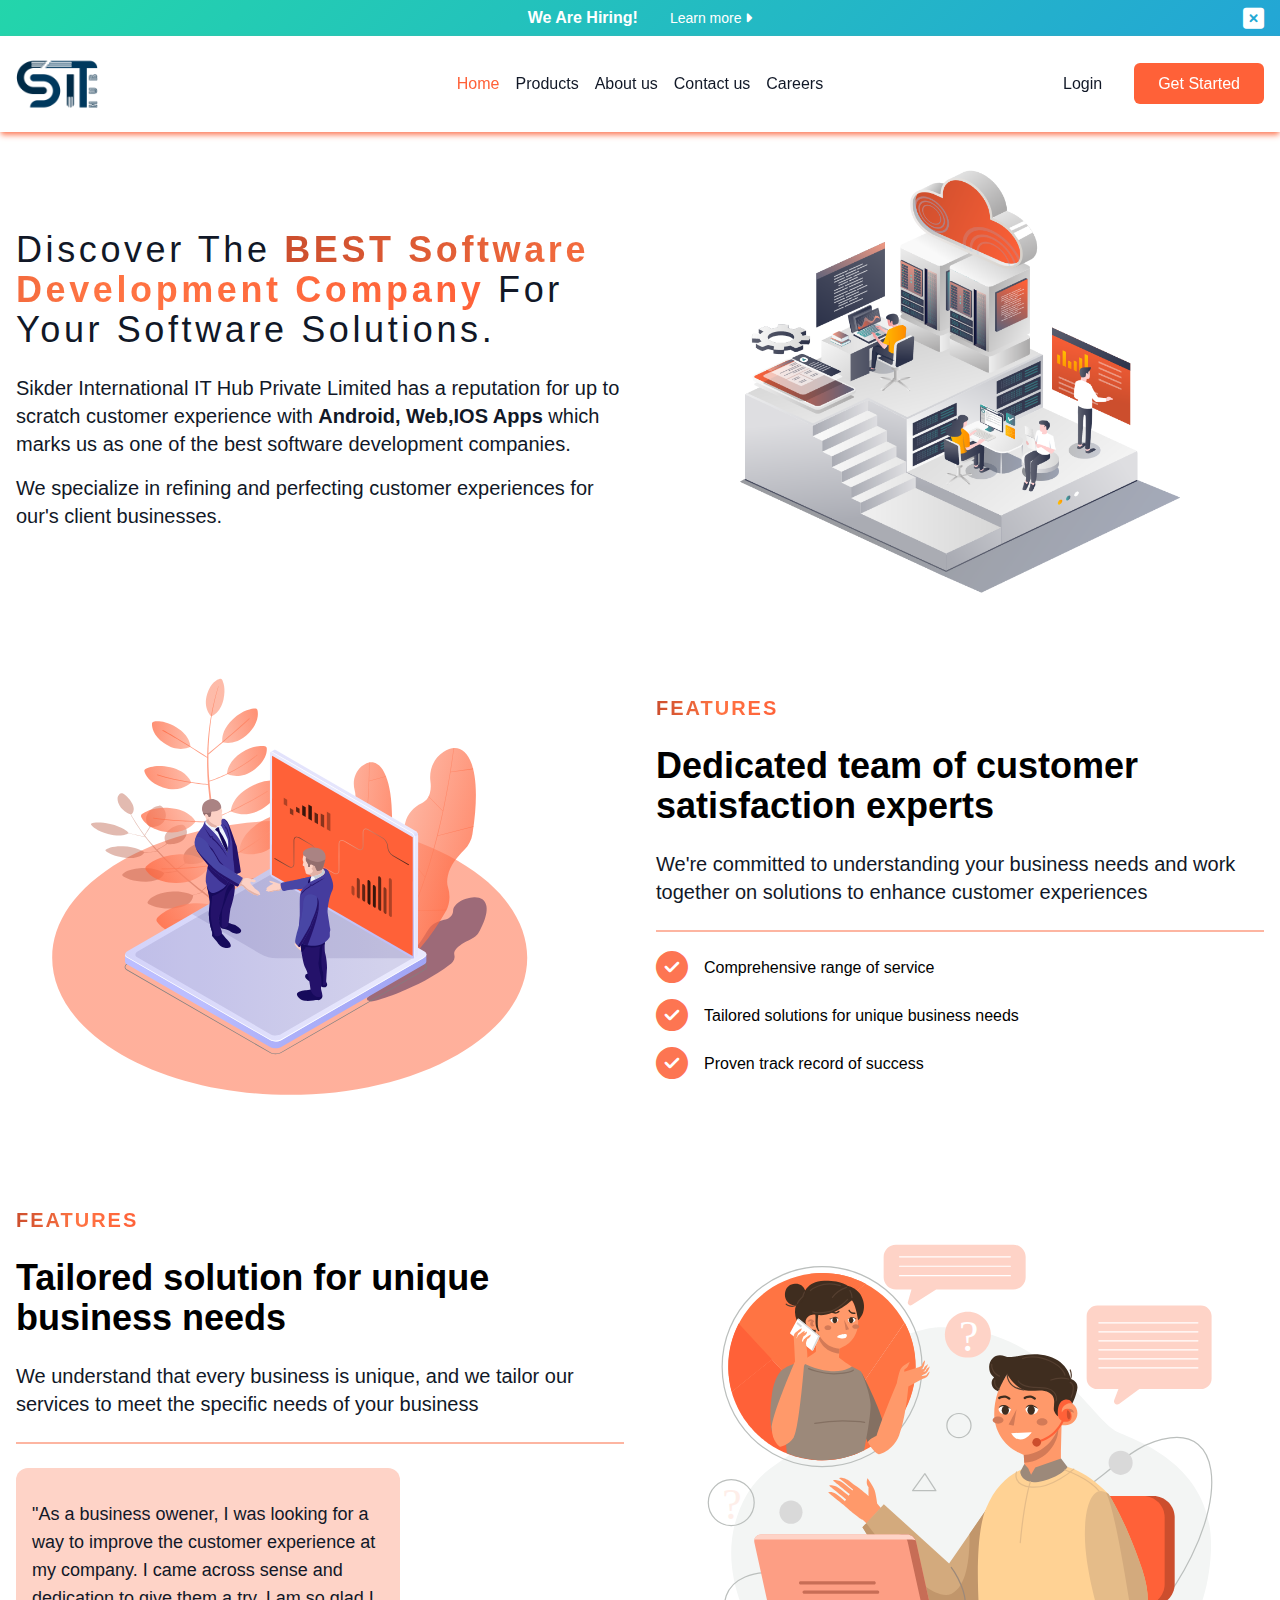
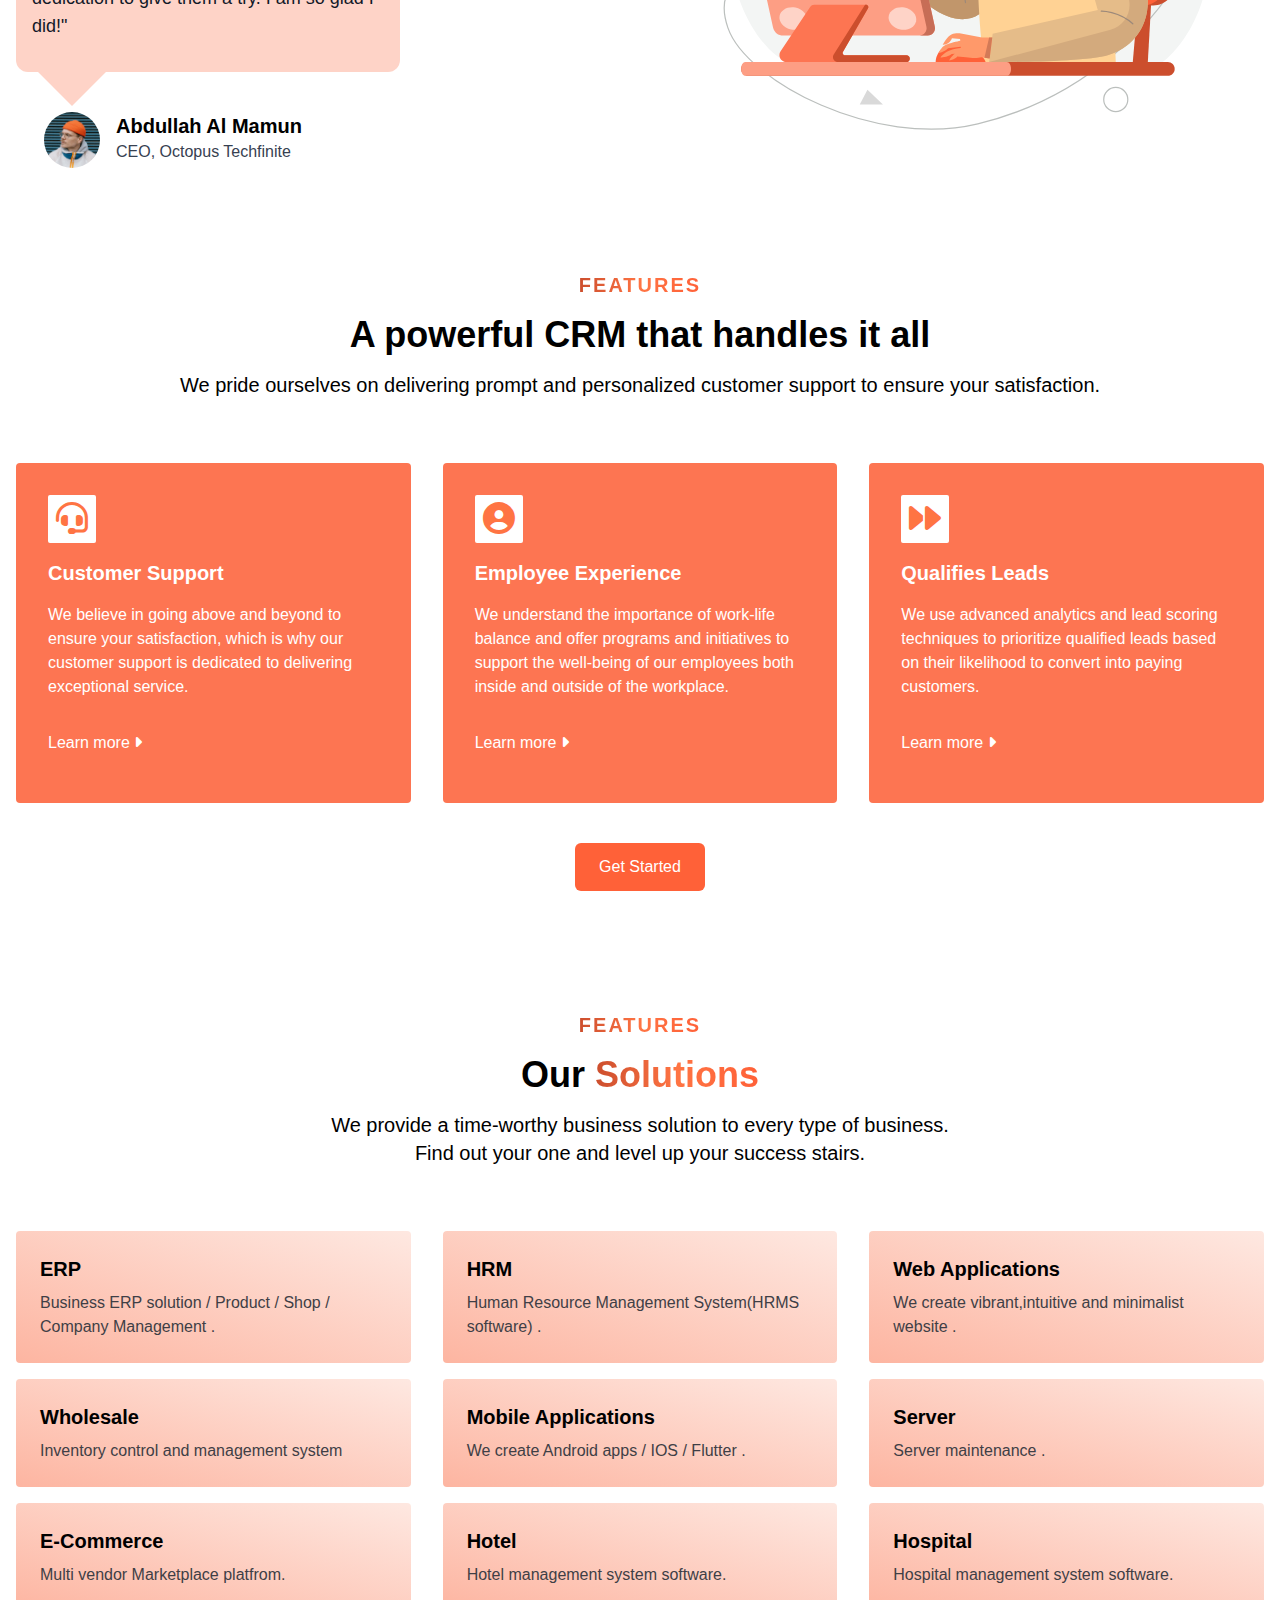
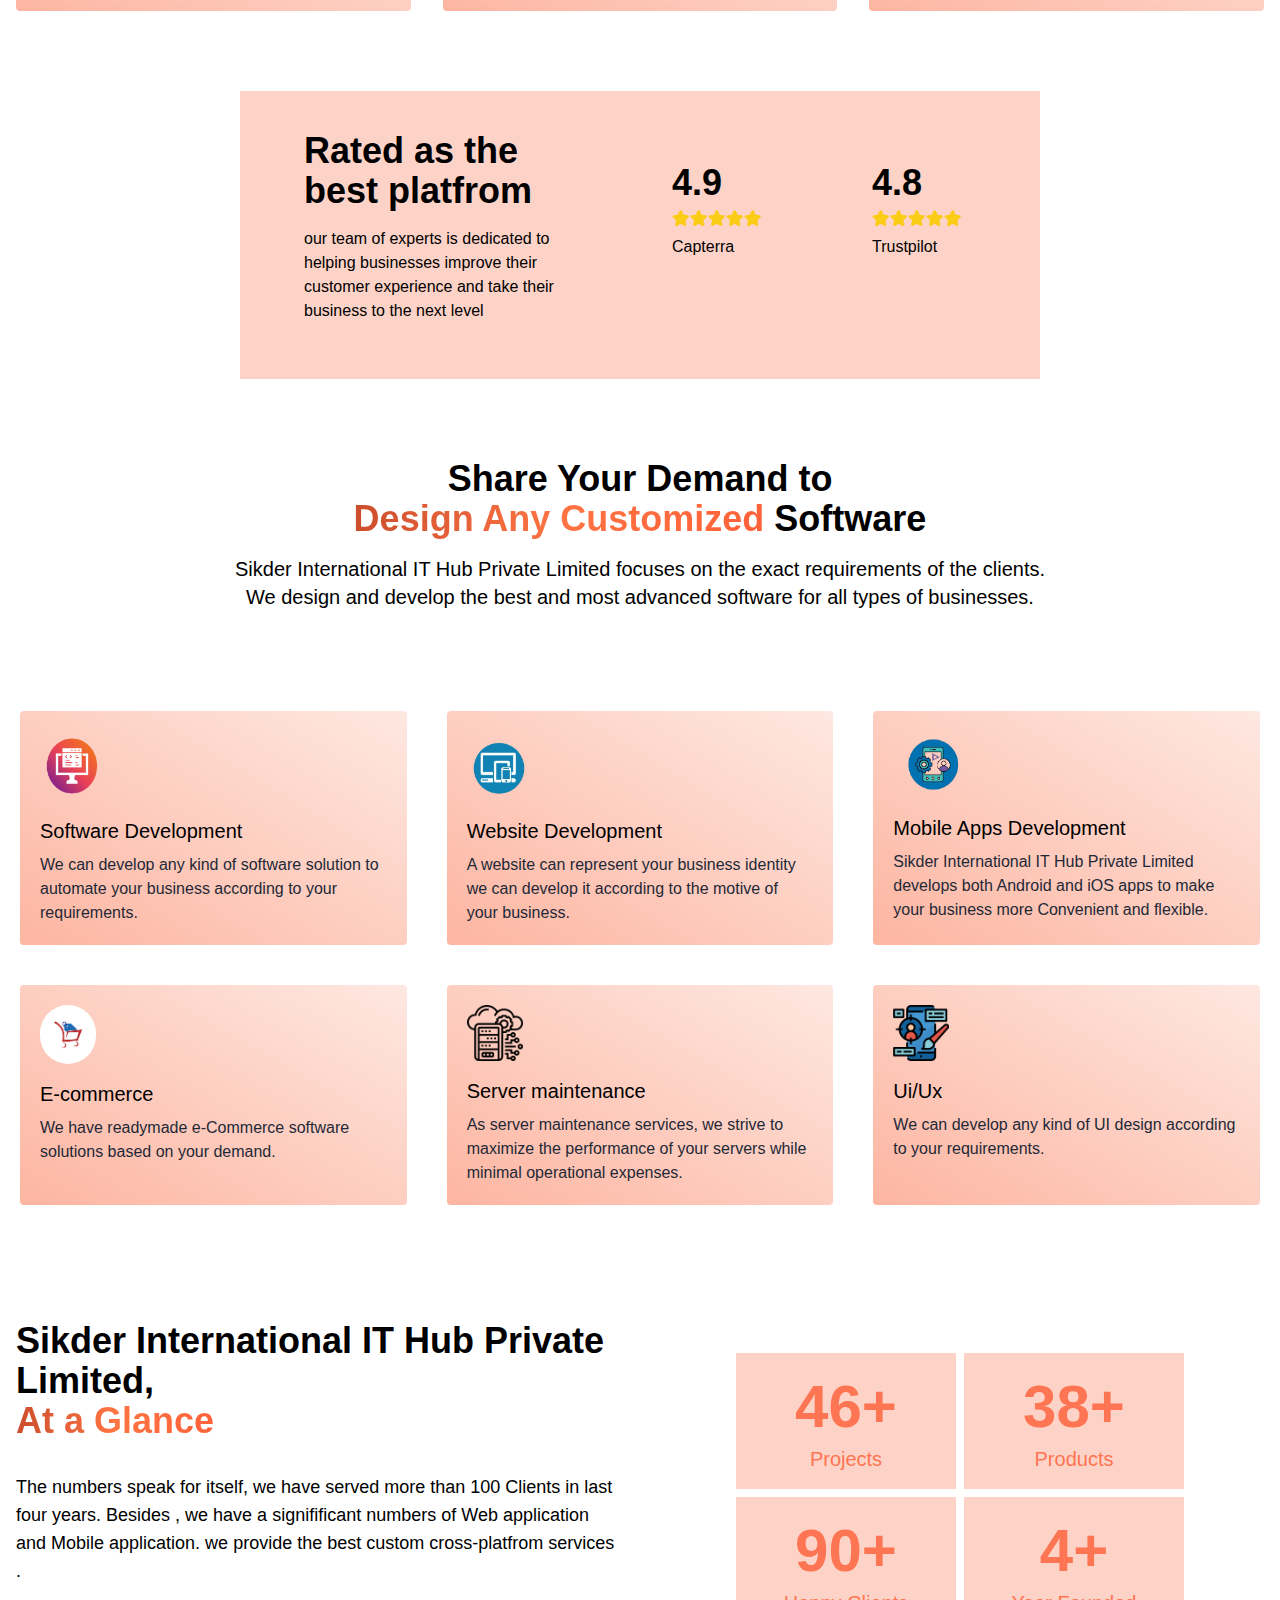
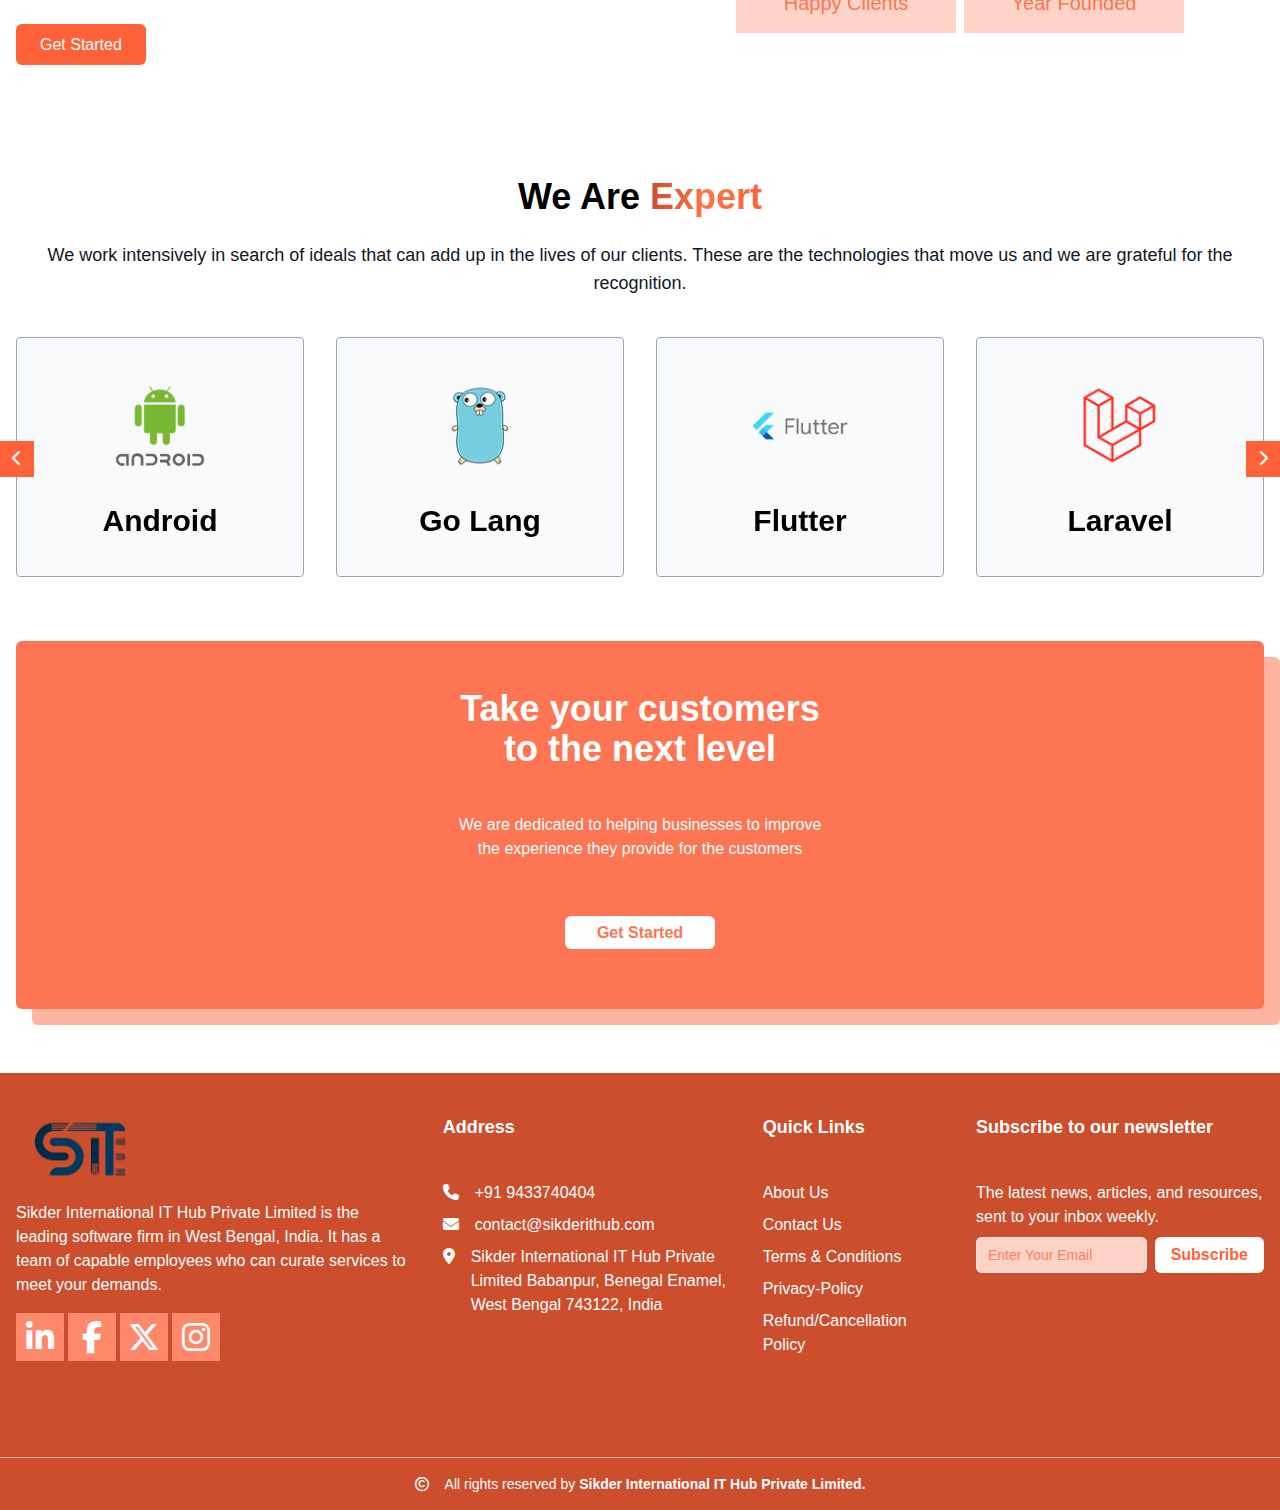
<file: public/index.html>
<!DOCTYPE html>
<html lang="en">
<head>
    <meta charset="UTF-8">
    <meta http-equiv="X-UA-Compatible" content="IE=edge">
    <meta name="viewport" content="width=device-width, initial-scale=1.0">
    <meta property="og:image" content="../image/shikder_it.png">
    <meta name="description" content="Leading Software Development: Android, Web, iOS Apps & Full-Stack Solutions. Contact Sikder International IT Hub Private Limited for Innovative & Custom Software.">
    <title>Sikder International IT Hub Private Limited | Software Development Company in West Bengal, India</title>
    <link rel="stylesheet" href="./tailwind.css">
    <link rel="stylesheet" href="https://cdnjs.cloudflare.com/ajax/libs/font-awesome/6.5.1/css/all.min.css">
    <link rel="stylesheet" type="text/css" href="../src/slick.css">
    <link rel="stylesheet" type="text/css" href="../src/slick-theme.css">
</head>
<body class="font-roboto  flex flex-col min-h-screen">
    <header class=" sticky top-0 z-50">
      <!-- ===================notice==================== -->
      <section id="job" class="place animate_bg">
        <div class=" relative container max-w-screen-xl mx-auto px-4 py-1.5">
          <div class="row">
            <div class="w-full px-4 flex flex-wrap items-center justify-center">
              <h3 class=" px-0 sm:px-4 font-bold text-white text-base">We Are Hiring!</h3>
              <a href="./careers02.html" class="block px-4 text-sm text-white">Learn more <span ><i class=" fa-solid fa-caret-right"></i></span></a>
            </div>
          </div>
          <span class="cross block absolute top-1/4 transform -translate-y-0.5 right-4 cursor-pointer text-white"><i class="fa-solid fa-xl fa-square-xmark"></i></span>
        </div>
      </section>
      <!-- ===================notice End==================== -->
      <!-- ================Navbar====================== -->
      <nav class=" bg-white shadow-md shadow-shikder-coral03">
        <div class=" relative container max-w-screen-xl mx-auto px-4 py-4">
          <div class="row items-center justify-between">
            <div class="w-full md:w-1/4">
<a href="../index.html"><img src="../image/sit_new_log.png" alt="Logo" class="h-16"></a>            </div>
            <div class="w-full md:w-2/4 px-4">
              <ul class=" nav-bar hidden lg:flex flex-wrap items-center justify-center space-x-4">
                <li class=" py-3"><a href="./index.html" class=" relative text-shikder-primary">Home</a></li>
                <li class=" py-3"><a href="./our_products.html" class=" relative text-gray-900 hover:text-shikder-primary">Products</a></li>
                
                <li class=" py-3"><a href="./about.html" class=" relative text-gray-900 hover:text-shikder-primary">About us</a></li>
                <!-- <li class=" py-3"><a href="javascript:;" class=" relative text-gray-900 hover:text-shikder-primary">Pricing</a></li> -->
                <li class=" py-3"><a href="./contacts.html" class=" relative text-gray-900 hover:text-shikder-primary">Contact us</a></li>
                <li class=" py-3"><a href="./careers.html" class=" relative text-gray-900 hover:text-shikder-primary">Careers</a></li>
                <!-- <li class=" py-3"><a href="javascript:;" class=" relative text-gray-900 hover:text-shikder-primary">Blog</a></li> -->
              </ul>
            </div>
            <div class="w-1/4 px-4">
              <ul class=" hidden lg:flex flex-wrap items-center justify-end gap-4">
                <li><a href="javascript:;" class=" px-4 py-3 text-gray-900 hover:text-shikder-primary">Login</a></li>
                <li><a href="./contacts.html" class=" px-6 py-3 bg-shikder-primary hover:bg-shikder-light hover:shadow-md shadow-shikder-light transition ease-in-out duration-300 rounded-md text-white">Get Started</a></li>
              </ul>
            </div>
            <!-- =================Mobile Menu Button=================== -->
            <a href="javascript:;" class="menu-toggle component-navicon closed absolute lg:hidden top-1/3 transform -translate-y-2 right-4">
              <span></span>
              <span></span>
              <span></span>
            </a>
            <!-- =================Mobile Menu Button End=================== -->
          </div>
          <!-- ========================Mobile Menu=============================== -->
          <div class="mobile-menu hidden lg:hidden relative">
            <ul class=" z-30 absolute top-2 w-full divide-y divide-shikder-coral07 bg-shikder-coral06 list rounded-sm shadow-xl">
              <li class=""><a href="./index.html" class=" relative flex p-4">Home</a></li>
              <li class=""><a href="./our_products.html" class=" relative flex p-4">Products</a></li>
              <li class=""><a href="./team.html" class=" relative flex p-4">Our Team</a></li>
              <li class=""><a href="./about.html" class=" relative flex p-4">About us</a></li>
              <!-- <li class=""><a href="javascript:;" class=" relative flex p-4">Pricing</a></li> -->
              <li class=""><a href="./contacts.html" class=" relative flex p-4">Contact us</a></li>
              <li class=""><a href="./careers.html" class=" relative flex p-4">Careers</a></li>
              <!-- <li class=""><a href="javascript:;" class=" relative flex p-4">Blog</a></li> -->
            </ul>
          </div>
          <!-- ========================Mobile Menu END=============================== -->
        </div>
      </nav>
      <!-- ================Navbar End====================== -->
    </header>
    <!-- =====================Hero Section================== -->
    <section class=" ">
      <div class="container max-w-screen-xl mx-auto px-4 py-4">
        <div class="row items-center">
          <div class=" w-full md:w-6/12 px-4 space-y-2 md:space-y-4">
            <!-- <p class=" pt-8 md:pt-0 text-gradient font-bold text-xs sm:text-base md:text-xl md:tracking-widest">CUSTOMER SERVICE</p> -->
            <h2 class=" font-medium text-xl md:text-2xl lg:text-4xl capitalize tracking-widest text-gray-900 pb-6 sm:pb-2">Discover the <span class="font-semibold text-animation"> BEST software development Company</span> for your software solutions.</h2>
            <p class="text-base sm:text-lg md:text-xl text-gray-900 pr-8 md:pr-0 ">Sikder International IT Hub Private Limited has a reputation for up to scratch customer experience with <span class="font-bold">Android, Web,IOS Apps</span> which marks us as one of the best software development companies.</p>
            <p class=" text-base sm:text-lg md:text-xl text-gray-900 pb-8 lg:pb-0 pr-8 md:pr-0">We specialize in refining and perfecting customer experiences for our's client businesses.</p>
          </div>
          <div class=" w-full md:w-6/12 px-4">
              <div class="flex justify-center items-center">
                  <img src="../image/shikder_banner01.png" alt="hero banner">
              </div>
          </div>
        </div>
      </div>
    </section>
    <!-- =====================Hero Section End================== -->

    <!-- =========================Dedicated Start=========================== -->
    <section class=" py-10">
      <div class="container max-w-screen-xl mx-auto px-4">
        <div class="row items-center">
          <div class="w-full md:w-6/12 px-4">
            <div class="flex justify-center md:justify-start items-center">
                <img src="../image/shikder_deal.svg" width="90%" alt="deal">
            </div>
          </div>
          <div class=" w-full md:w-6/12 px-4 space-y-4 md:space-y-6 pt-6 md:pt-0">
            <p class=" font-bold text-base sm:text-lg md:text-xl tracking-widest"><span class="text-animation">FEATURES</span></p>
            <h2 class=" font-bold text-lg md:text-2xl lg:text-4xl">Dedicated team of customer satisfaction experts</h2>
            <p class=" text-base sm:text-lg md:text-xl text-gray-900 pb-8 lg:pb-0">We're committed to understanding your business needs and work together on solutions to enhance customer experiences</p>
            <div class=" border-b-2 border-shikder-coral05"></div>
            <div class=" flex flex-nowrap">
                <span class=" text-shikder-coral01 pr-4"><i class="fa-sharp fa-solid fa-2xl fa-circle-check"></i></span>
                <p class=" text-base ">Comprehensive range of service</p>
            </div>
            <div class=" flex flex-nowrap">
                <span class=" text-shikder-coral01 pr-4"><i class="fa-sharp fa-solid fa-2xl fa-circle-check"></i></span>
                <p class=" text-base ">Tailored solutions for unique business needs</p>
            </div>
            <div class=" flex flex-nowrap">
                <span class=" text-shikder-coral01 pr-4"><i class="fa-sharp fa-solid fa-2xl fa-circle-check"></i></span>
                <p class=" text-base ">Proven track record of success</p>
            </div>
          </div>
        </div>
      </div>
    </section>
    <!-- =========================Dedicated End=========================== -->
    <!-- =========================Tailored Start=========================== -->
    <section class=" py-10">
      <div class="container max-w-screen-xl mx-auto px-4">
        <div class="row items-center">
          <div class=" order-2 md:order-1 w-full md:w-6/12 px-4 space-y-4 md:space-y-6 pt-6 md:pt-0">
            <p class="  font-bold text-base sm:text-lg md:text-xl tracking-widest"><span class="text-animation">FEATURES</span></p>
            <h2 class=" font-bold text-lg md:text-2xl lg:text-4xl">Tailored solution for unique business needs</h2>
            <p class=" text-base sm:text-lg md:text-xl text-gray-900 pb-8 lg:pb-0">We understand that every business is unique, and we tailor our services to meet the specific needs of your business</p>
            <div class=" border-b-2 border-shikder-coral05"></div>
            <div>
              <div class=" relative px-4 py-8 bg-shikder-coral06 rounded-xl w-72 lg:w-96">
                <p class=" text-gray-900 text-base sm:text-lg ">"As a business owener, I was looking for a way to improve the customer experience at my company. I came across sense and dedication to give them a try. I am so glad I did!"</p>
                <span class=" -z-10 absolute h-12 w-12 bg-shikder-coral06 transform rotate-45 translate-x-1/3 translate-y-2"></span>
              </div>
              <div class=" flex flex-nowrap gap-4 pl-7 mt-10">
                <div class="">
                  <img src="../image/dp.jpg" alt="proPic" class=" w-14 rounded-full">
                </div>
                <div>
                  <p class=" text-xl font-bold">Abdullah Al Mamun</p>
                  <p class=" text-gray-700">CEO, Octopus Techfinite</p>
                </div>
              </div>
            </div>
          </div>
          <div class=" order-1 md:order-2 w-full md:w-6/12 px-4">
            <div class="flex justify-center md:justify-end items-center">
                <img src="../image/shikder_customer.svg" alt="customer">
            </div>
            
          </div>
        </div>
      </div>
    </section>
    <!-- =========================Tailored End=========================== -->
    <!-- =========================CRM Start=========================== -->
    <section class=" py-10 bg-transparent">
        <div class="container max-w-screen-xl mx-auto px-4">
            <div class="row">
                <div class="w-full px-4 text-center space-y-4">
                    <p class="  font-bold text-base sm:text-lg md:text-xl tracking-widest"><span class="text-animation">FEATURES</span></p>
                    <h2 class=" font-bold text-lg md:text-2xl lg:text-4xl  ">A powerful CRM that handles it all</h2>
                    <p class="text-base sm:text-lg md:text-xl  pb-16 ">We pride ourselves on delivering prompt and personalized customer support to ensure your satisfaction.</p>
                </div>
                <div class=" w-full md:w-4/12 px-4 pb-4 md:pb-0">
                    <div class=" space-y-4 bg-shikder-coral01 p-8 h-full rounded">
                        <div class=" w-12 h-12 pt-3 rounded-sm text-shikder-light bg-white">
                            <i class=" p-2 fa-solid fa-2xl fa-headset"></i>
                        </div>
                        <h3 class=" text-white font-bold text-xl">Customer Support</h3>
                        <p class=" text-white">We believe in going above and beyond to ensure your satisfaction, which is why our customer support is dedicated to delivering exceptional service.</p>
                        <div class="py-4">
                            <a href="javascript:;" class="text-white hover:text-gray-900">Learn more <span><i class="fa-solid fa-caret-right"></i></span></a>
                        </div>
                    </div>
                </div>
                <div class=" w-full md:w-4/12 px-4 pb-4 md:pb-0">
                    <div class=" space-y-4 bg-shikder-coral01 p-8 h-full rounded">
                        <div class=" w-12 h-12 pt-3 rounded-sm text-shikder-light bg-white">
                            <i class=" p-2 fa-solid fa-2xl fa-circle-user"></i>
                        </div>
                        <h3 class=" text-white font-bold text-xl">Employee Experience</h3>
                        <p class=" text-white">We understand the importance of work-life balance and offer programs and initiatives to support the well-being of our employees both inside and outside of the workplace.</p>
                        <div class="py-4">
                            <a href="javascript:;" class=" text-white hover:text-gray-900">Learn more <span><i class="fa-solid fa-caret-right"></i></span></a>
                        </div>
                    </div>
                </div>
                <div class=" w-full md:w-4/12 px-4">
                    <div class=" space-y-4 bg-shikder-coral01 p-8 h-full rounded">
                        <div class=" w-12 h-12 pt-3 rounded-sm text-shikder-light bg-white">
                            <i class=" p-2 fa-solid fa-2xl fa-forward"></i>
                        </div>
                        <h3 class=" text-white font-bold text-xl">Qualifies Leads</h3>
                        <p class=" text-white">We use advanced analytics and lead scoring techniques to prioritize qualified leads based on their likelihood to convert into paying customers.</p>
                        <div class="py-4">
                            <a href="javascript:;" class=" text-white hover:text-gray-900">Learn more <span><i class="fa-solid fa-caret-right"></i></span></a>
                        </div>
                    </div>
                </div>
                <div class="w-full py-10">
                    <div class=" flex items-center justify-center">
                        <a href="javascript:;" class=" px-6 py-3 bg-shikder-primary hover:bg-shikder-light hover:shadow-md shadow-shikder-light transition ease-in-out duration-300 rounded-md text-white">Get Started</a>
                    </div>
                </div>
            </div>
        </div>
    </section>
    <!-- =========================CRM End=========================== -->
    
    <!-- service feature section starts -->
    <section class=" py-10 ">
      <div class="container max-w-screen-xl mx-auto px-4">
          <div class="row">
              <div class="w-full px-4 text-center space-y-4">
                  <p class="  font-bold text-base sm:text-lg md:text-xl tracking-widest"><span class="text-animation">FEATURES</span></p>
                  <h2 class=" font-bold text-lg md:text-2xl lg:text-4xl">Our <span class="text-animation">Solutions</span></h2>
                  <p class=" text-lg sm:text-xl pb-16">We provide a time-worthy business solution to every type of business. <br> Find out your one and level up your success stairs.</p>
              </div>
              <div class=" w-full sm:w-6/12 md:w-4/12 px-4 pb-4">
                  <div class=" h-full px-6 py-6 rounded bg-gradient-to-tr from-shikder-coral05 from-90%  to-shikder-coral07 to-10%">
                      <h3 class="font-semibold text-xl pb-2">ERP</h3>
                      <p class=" text-base text-zinc-700 font-normal"> Business ERP solution / Product / Shop / Company Management . </p>
                  </div>
              </div>
              <div class=" w-full sm:w-6/12 md:w-4/12 px-4 pb-4">
                  <div class=" h-full px-6 py-6 rounded bg-gradient-to-tr from-shikder-coral05 from-90%  to-shikder-coral07 to-10%">
                      <h3 class="font-semibold text-xl pb-2">HRM</h3>
                      <p class=" text-base text-zinc-700 font-normal"> Human Resource Management System(HRMS software) . </p>
                  </div>
              </div>
              <div class=" w-full sm:w-6/12 md:w-4/12 px-4 pb-4">
                <div class=" h-full px-6 py-6 rounded bg-gradient-to-tr from-shikder-coral05 from-90%  to-shikder-coral07 to-10% ">
                  <h3 class="font-semibold text-xl pb-2">Web Applications </h3>
                  <p class=" text-base text-zinc-700 font-normal"> We create vibrant,intuitive and minimalist website . </p>
                </div>
              </div>
              <div class=" w-full sm:w-6/12 md:w-4/12 px-4 pb-4">
                  <div class=" h-full px-6 py-6 rounded bg-gradient-to-tr from-shikder-coral05 from-90%  to-shikder-coral07 to-10%">
                      <h3 class="font-semibold text-xl pb-2">Wholesale</h3>
                      <p class=" text-base text-zinc-700 font-normal">Inventory control and  management system</p>
                  </div>
              </div>
              <div class=" w-full sm:w-6/12 md:w-4/12 px-4 pb-4">
                <div class=" h-full px-6 py-6 rounded bg-gradient-to-tr from-shikder-coral05 from-90%  to-shikder-coral07 to-10%">
                  <h3 class="font-semibold text-xl pb-2"> Mobile Applications</h3>
                  <p class=" text-base text-zinc-700 font-normal"> We create Android apps / IOS / Flutter . </p>
                </div>
              </div>
              <div class=" w-full sm:w-6/12 md:w-4/12 px-4 pb-4">
                <div class=" h-full px-6 py-6 rounded bg-gradient-to-tr from-shikder-coral05 from-90%  to-shikder-coral07 to-10%">
                  <h3 class="font-semibold text-xl pb-2"> Server </h3>
                  <p class=" text-base text-zinc-700 font-normal"> Server maintenance  . </p>
                </div>
              </div>
              <div class=" w-full sm:w-6/12 md:w-4/12 px-4 pb-4">
                <div class=" h-full px-6 py-6 rounded bg-gradient-to-tr from-shikder-coral05 from-90%  to-shikder-coral07 to-10%">
                  <h3 class="font-semibold text-xl pb-2"> E-Commerce</h3>
                  <p class=" text-base text-zinc-700 font-normal"> Multi vendor Marketplace platfrom. </p>
                </div>
              </div>
              <div class=" w-full sm:w-6/12 md:w-4/12 px-4 pb-4">
                <div class=" h-full px-6 py-6 rounded bg-gradient-to-tr from-shikder-coral05 from-90%  to-shikder-coral07 to-10%">
                  <h3 class="font-semibold text-xl pb-2"> Hotel </h3>
                  <p class=" text-base text-zinc-700 font-normal"> Hotel management system software. </p>
                </div>
              </div>
              <div class=" w-full sm:w-6/12 md:w-4/12 px-4 pb-4">
                <div class=" h-full px-6 py-6 rounded bg-gradient-to-tr from-shikder-coral05 from-90%  to-shikder-coral07 to-10%">
                  <h3 class="font-semibold text-xl pb-2"> Hospital </h3>
                  <p class=" text-base text-zinc-700 font-normal"> Hospital management system software. </p>
                </div>
              </div>
          </div>
      </div>
    </section>
    <!-- service feature section ends -->
    <!-- Rated section starts -->
    <div class="px-4 sm:px-10 md:px-24 lg:px-60 py-10 sm:py-6 ">
      <div class="container max-w-screen-xl mx-auto px-4 bg-shikder-coral06">
        <div class="row py-10">
          <div class="w-full md:w-6/12 px-4 sm:px-8 md:px-16 ">
            <h2 class="font-bold text-lg md:text-2xl lg:text-4xl">Rated as the  best platfrom</h2>
            <p class="py-4">our team of experts is  dedicated to helping  businesses improve their customer experience  and take their business to the next level</p>
          </div>
          <div class="w-6/12 md:w-3/12 px-4 sm:px-8 py-4 md:py-8">
            <p class="text-xl sm:text-2xl md:text-4xl font-bold">4.9 </p>
            <div class="py-1">
              <ul class="flex ">
                <li><a href="" class=""><i class="text-yellow-400 fa-solid fa-star "></i></a></i></li>
                <li><a href=""><i class="text-yellow-400 fa-solid fa-star"></i></a></i></li>
                <li><a href=""><i class="text-yellow-400 fa-solid fa-star"></i></a></i></li>
                <li><a href=""><i class="text-yellow-400 fa-solid fa-star"></i></a></i></li>
                <li><a href=""><i class="text-yellow-400 fa-solid fa-star"></i></a></i></li>
              </ul>
            </div>
            <p class="">Capterra</p>
          </div>
          <div class="w-6/12 md:w-3/12 px-4 sm:px-8 py-4 md:py-8">
            <p class="text-xl sm:text-2xl md:text-4xl font-bold" >4.8 </p>
            <div class="py-1">
              <ul class="flex">
                <li><a href=""><i class="text-yellow-400 fa-solid fa-star "></i></a></i></li>
                <li><a href=""><i class="text-yellow-400 fa-solid fa-star"></i></a></i></li>
                <li><a href=""><i class="text-yellow-400 fa-solid fa-star"></i></a></i></li>
                <li><a href=""><i class="text-yellow-400 fa-solid fa-star"></i></a></i></li>
                <li><a href=""><i class="text-yellow-400 fa-solid fa-star"></i></a></i></li>
              </ul>
            </div>
            <p class="">Trustpilot</p>
          </div>
        </div>
      </div>
    </div>
    <!-- Rated section ends -->

    <!-- custom service starts  -->
    <div class="py-6">
      <div class="container max-w-screen-xl mx-auto px-4 ">
        <div class="row">
          <div class="w-full text-center px-4 py-4">
            <h2 class="font-bold text-lg md:text-2xl lg:text-4xl px-4 py-4 ">Share Your Demand to <br><span class="text-animation">Design Any Customized</span>  Software </h2>
            <p class=" text-base sm:text-lg md:text-xl  pb-16"> Sikder International IT Hub Private Limited focuses on the exact requirements of the clients. <br> We design and develop the best and most advanced software for all types of businesses.</p>
          </div>
        </div>
        <div class="row">
          <div class=" w-full  sm:w-6/12 md:w-4/12 px-5 py-5 ">
            <div class="flex flex-col px-5 py-5 h-full break-words  rounded bg-gradient-to-tr from-shikder-coral05 from-90%  to-shikder-coral07  to-10% bgChangeOnHover">
                <div class=" block mb-4 relative">
                  <img class="w-16" src="../image/software-devnw.png" alt="Software">
                </div>
                <div class="space-y-2  flex-auto relative">
                  <h3 class="text-xl font-medium ">Software Development</h3>
                  <p class=" text-base  text-gray-800">We can develop any kind of software solution to automate your business according to your requirements.</p>
                </div>
            </div>
          </div>
          <div class=" w-full  sm:w-6/12 md:w-4/12 px-5 py-5  ">
            <div class="flex flex-col px-5 py-5 h-full break-words rounded bg-gradient-to-tr from-shikder-coral05 from-90% to-shikder-coral07 to-10% bgChangeOnHover">
              <div class=" block mb-4 relative">
                <img class="w-16 " src="../image/web-dev.png" alt="Website">
              </div>
              <div class="space-y-2 flex-auto relative ">
                <h3 class="text-xl font-medium ">Website Development</h3>
                <p class=" text-base line-clamp-4 text-gray-800">A website can represent your business identity we can develop it according to the motive of your business.</p>
              </div>
            </div>
          </div>
          <div class="w-full  sm:w-6/12 md:w-4/12 px-5 py-5  ">
            <div class=" flex flex-col px-5 py-5 h-full break-words  rounded bg-gradient-to-tr from-shikder-coral05 from-90%  to-shikder-coral07  to-10% bgChangeOnHover">
              <div class=" block mb-4  relative">
                <img class="w-20 " src="../image/apps-dev.png" alt="Mobile Apps">
              </div>
              <div class="space-y-2 flex-auto relative">
                <h3 class="text-xl font-medium ">Mobile Apps Development</h3>
                <p class=" text-base line-clamp-4 text-gray-800">Sikder International IT Hub Private Limited develops both Android and iOS apps to make your business  more Convenient and flexible.</p>
              </div>
            </div>
          </div>
          <div class=" w-full  sm:w-6/12 md:w-4/12 px-5 py-5 ">
            <div class=" flex flex-col px-5 py-5 h-full break-words  rounded bg-gradient-to-tr from-shikder-coral05 from-90%  to-shikder-coral07  to-10% bgChangeOnHover">
              <div class=" block mb-4 relative">
                <img class="w-14 rounded-full" src="../image/ecom-design.png" alt="e-Commerce picture">
              </div>
              <div class="space-y-2 flex-auto relative">
                <h3 class="text-xl font-medium ">E-commerce</h3>
                <p class=" text-base line-clamp-4 text-gray-800">We have readymade e-Commerce software solutions based on your demand.</p>
              </div>
            </div>
          </div>
          <div class=" w-full  sm:w-6/12 md:w-4/12 px-5 py-5 ">
            <div class=" flex flex-col px-5 py-5 h-full break-words  rounded bg-gradient-to-tr from-shikder-coral05 from-90%  to-shikder-coral07  to-10% bgChangeOnHover">
              <div class=" block mb-4 relative">
                <img class="w-14 " src="../image/server-dev.png" alt="server picture">
              </div>
              <div class="space-y-2 flex-auto relative">
                <h3 class="text-xl font-medium ">Server maintenance</h3>
                <p class=" text-base line-clamp-4 text-gray-800">As server maintenance services, we strive to maximize the performance of your servers while minimal operational expenses.</p>
              </div>
            </div>
          </div>
          
          <div class="w-full  sm:w-6/12 md:w-4/12 px-5 py-5">
            <div class="flex flex-col px-5 py-5 h-full break-words  rounded bg-gradient-to-tr from-shikder-coral05 from-90%  to-shikder-coral07  to-10% bgChangeOnHover">
              <div class="block mb-4 relative">
                <img class="w-14" src="../image/ui-dev.png" alt="ui">
              </div>
              <div class="space-y-2 flex-auto relative">
                <h3 class="text-xl font-medium">Ui/Ux</h3>
                <p class=" text-base line-clamp-4 text-gray-800">We can develop any kind of UI design  according to your requirements.</p>
              </div>
            </div>
          </div>
          
          
        </div>
      </div>
    </div>
    <!-- custom service ends  -->

    <!--live chat feature section starts -->
    <!-- <div class="py-6">
      <div class="container max-w-screen-xl mx-auto px-4">
        <div class="row">
          <div class="w-full text-center  py-4">
            <p class="  font-bold text-base sm:text-lg md:text-xl tracking-widest"><span class="text-animation">FEATURES</span></p>
            <h2 class="font-bold text-lg md:text-2xl lg:text-4xl px-4 py-4 ">We can help you achieve <br> your  customer satisfaction goals </h2>
          </div>
        </div>
        <div class="row ">
          <div class=" w-full md:w-1/2 px-4 py-4 ">
            <div class=" bg-color-1 px-8  py-10">
              <h2 class="text-xl sm:text-2xl font-bold py-4">Live chat technology</h2>
              <p class="py-4"> Live chat technology refers to the software and systems used by businesses to facilitate real-time communication with website visitors or customers through text-based messaging. It allows users to engage in instant conversations with company representatives or support agents directly on the website, typically through a chat box or widget. 
              </p>
              <div class="py-4">
                <a href="javascript:;" class=" font-medium py-4 ">Learn more <span><i class="fa-solid fa-caret-right  "></i></span></a>
              </div>
            </div>
          </div>
          <div class=" w-full md:w-1/2 px-4 py-4 ">
            <div class=" bg-color-2 px-8 py-10">
              <h2 class="text-xl sm:text-2xl font-bold py-4">Human customer support</h2>
              <p class="py-4"> Human customer support refers to the practice of providing assistance and resolving inquiries or issues through direct interaction between customers and human representatives or agents. Unlike automated or self-service support systems, it relies on the expertise, empathy, and problem-solving abilities of trained individuals to address customer needs effectively.
              </p>
              <div class="py-4">
                <a href="javascript:;" class=" font-medium py-4 ">Learn more <span><i class="fa-solid fa-caret-right  "></i></span></a>
              </div>
            </div>
          </div>
        </div>
      </div>
    </div> -->
    <!--live chat feature section ends -->
    <!-- our number section starts -->
    <div class="py-6 md:py-8 lg:py-14">
      <div class="container max-w-screen-xl mx-auto px-4">
        <div class="row items-center">
          <div class="w-full md:w-1/2 px-4 py-4 md:py-0 pr-5 space-y-0 sm:space-y-4">
            <h2 class="py-2 sm:py-4 font-bold text-lg md:text-2xl lg:text-4xl  ">Sikder International IT Hub Private Limited, <br> <span class="text-animation"> At a Glance</span> </h2>
            <p class=" pb-2 text-lg">
              The numbers speak for itself, we have served more than 100 Clients in last four years. Besides , we have a signifificant numbers of  Web application and Mobile application. we provide the best custom cross-platfrom services .
            </p>
            <div class="py-6">
              <a class="px-6 py-3 bg-shikder-primary hover:bg-shikder-light hover:shadow-md shadow-shikder-light transition ease-in-out duration-300 rounded-md  text-white " href="">Get Started</a>
            </div>
          </div>
          <div class="w-full md:w-1/2 px-4 md:px-8 py-4 md:py-0">
            <div class="w-full flex justify-center">
              <div class="flex flex-wrap items-center gap-2 max-w-md">
                <div class="w-full flex gap-2">
                  <div class="w-1/2 bg-shikder-coral06 py-4">
                    <p class=" font-bold text-3xl text-center md:text-4xl lg:text-6xl py-2 text-shikder-coral01 num " data-val="50">00+</p>
                    <p class=" text-xl font-medium text-center text-shikder-coral01">Projects </p>
                  </div>
                  <div class="w-1/2 bg-shikder-coral06 py-4">
                    <p class=" font-bold text-3xl text-center md:text-4xl lg:text-6xl py-2 text-shikder-coral01 num " data-val="40">00+</p>
                    <p class=" text-xl font-medium text-center text-shikder-coral01">Products</p>
                  </div>
                </div>
                <div class="w-full flex gap-2">
                  <div class="w-1/2 bg-shikder-coral06 py-4">
                    <p class=" font-bold text-3xl text-center md:text-4xl lg:text-6xl py-2  text-shikder-coral01 num " data-val="100 ">000+</p>
                    <p class=" text-xl font-medium text-center text-shikder-coral01">Happy Clients</p>
                  </div>
                  <div class="w-1/2 bg-shikder-coral06 py-4">
                    <p class=" font-bold text-3xl text-center md:text-4xl lg:text-6xl py-2  text-shikder-coral01 num " data-val="4 ">0+</p>
                    <p class=" text-xl font-medium text-center text-shikder-coral01">Year Founded</p>
                  </div>
                </div>
              </div>
            </div>
            <!-- <div class="w-full py-0 md:py-4 ">
              <p class="font-bold text-3xl sm:text-4xl md:text-5xl lg:text-7xl py-2">$5M+</p>
              <p class="text-gray-800">Raise</p>
            </div> -->
          </div>
        </div>
    
      </div>
    </div>
    <!-- our number section ends -->
    <!-- =========================Testimonials Start=========================== -->
    <section class=" py-10 overflow-hidden">
      <div class="container max-w-screen-xl mx-auto px-4">
        <div class="row items-center">
          <div class="w-full px-4 pb-10 space-y-4 md:space-y-6">
            <h2 class=" font-bold text-lg sm:text-2xl lg:text-4xl text-start md:text-center">We Are <span class="text-animation"> Expert </span></h2>
            <p class=" text-lg text-gray-900 text-start md:text-center">We work intensively in search of ideals that can add up in the lives of our clients. These are the technologies that move us and we are grateful for the recognition.</p>
          </div>
          <div class="relative w-full">
            <div class="homeslider w-full">
              <div class=" px-4 h-full">
                <a href="javascript:;" class="flex flex-col items-center p-10 border border-gray-400 rounded cursor-pointer hover:bg-gray-200 bg-gray-50 h-60">
                  <div class="flex flex-col justify-between w-full h-full">
                      <div class="h-3/5 flex items-center justify-center">
                          <img class="w-24" src="../image/android.png" alt="android">
                      </div>
                      <div class="h-2/5 flex items-center pt-8 justify-center">
                          <span class="text-3xl font-semibold group-hover:text-white">Android</span>
                      </div>
                  </div>
                  </a>
              </div>
              <div class=" px-4 h-full">
                <a href="javascript:;" class="flex flex-col items-center p-10 border border-gray-400 rounded cursor-pointer hover:bg-gray-200 bg-gray-50 h-60">
                  <div class="flex flex-col justify-between w-full h-full">
                      <div class="h-3/5 flex items-center justify-center">
                          <img class="w-24" src="../image/go.png" alt="go_lang">
                      </div>
                      <div class="h-2/5 flex items-center pt-8 justify-center">
                          <span class="text-3xl font-semibold group-hover:text-white">Go Lang</span>
                      </div>
                  </div>
                </a>
              </div>
              <div class=" px-4 h-full">
                <a href="javascript:;" class="flex flex-col items-center p-10 border border-gray-400 rounded cursor-pointer hover:bg-gray-200 bg-gray-50 h-60">
                  <div class="flex flex-col justify-between w-full h-full">
                      <div class="h-3/5 flex items-center justify-center">
                          <img class="w-24" src="../image/flutter.png" alt="flutter">
                      </div>
                      <div class="h-2/5 flex items-center pt-8 justify-center">
                          <span class="text-3xl font-semibold group-hover:text-white">Flutter</span>
                      </div>
                  </div>
                </a>
              </div>
              <div class=" px-4 h-full">
                <a href="javascript:;" class="flex flex-col items-center p-10 border border-gray-400 rounded cursor-pointer hover:bg-gray-200 bg-gray-50 h-60">
                  <div class="flex flex-col justify-between w-full h-full">
                      <div class="h-3/5 flex items-center justify-center">
                          <img class="w-24" src="../image/laravel.png" alt="laravel">
                      </div>
                      <div class="h-2/5 flex items-center pt-8 justify-center">
                          <span class="text-3xl font-semibold group-hover:text-white">Laravel</span>
                      </div>
                  </div>
                </a>
              </div>
              <div class=" px-4 h-full">
                <a href="javascript:;" class="flex flex-col items-center p-10 border border-gray-400 rounded cursor-pointer hover:bg-gray-200 bg-gray-50 h-60">
                  <div class="flex flex-col justify-between w-full h-full">
                      <div class="h-3/5 flex items-center justify-center">
                          <img class="w-24" src="../image/java.png" alt="java">
                      </div>
                      <div class="h-2/5 flex items-center pt-8 justify-center">
                          <span class="text-3xl font-semibold group-hover:text-white">Java</span>
                      </div>
                  </div>
                </a>
              </div>
              <div class=" px-4 h-full">
                <a href="javascript:;" class="flex flex-col items-center p-10 border border-gray-400 rounded cursor-pointer hover:bg-gray-200 bg-gray-50 h-60">
                  <div class="flex flex-col justify-between w-full h-full">
                      <div class="h-3/5 flex items-center justify-center">
                          <img class="w-24" src="../image/kotlin.png" alt="kotlin">
                      </div>
                      <div class="h-2/5 flex items-center pt-8 justify-center">
                          <span class="text-3xl font-semibold group-hover:text-white">Kotlin</span>
                      </div>
                  </div>
                </a>
              </div>
              <div class=" px-4 h-full">
                <a href="javascript:;" class="flex flex-col items-center p-10 border border-gray-400 rounded cursor-pointer hover:bg-gray-200 bg-gray-50 h-60">
                  <div class="flex flex-col justify-between w-full h-full">
                      <div class="h-3/5 flex items-center justify-center">
                          <img class="w-24" src="../image/postgresql.png" alt="postgresql">
                      </div>
                      <div class="h-2/5 flex items-center pt-8 justify-center">
                          <span class="text-3xl font-semibold group-hover:text-white">PostgreSql</span>
                      </div>
                  </div>
                </a>
              </div>
              <div class=" px-4 h-full">
                <a href="javascript:;" class="flex flex-col items-center p-10 border border-gray-400 rounded cursor-pointer hover:bg-gray-200 bg-gray-50 h-60">
                  <div class="flex flex-col justify-between w-full h-full">
                      <div class="h-3/5 flex items-center justify-center">
                          <img class="w-24" src="../image/mysql.png" alt="mysql">
                      </div>
                      <div class="h-2/5 flex items-center pt-8 justify-center">
                          <span class="text-3xl font-semibold group-hover:text-white">MySQL</span>
                      </div>
                  </div>
                </a>
              </div>
              <div class=" px-4 h-full">
                <a href="javascript:;" class="flex flex-col items-center p-10 border border-gray-400 rounded cursor-pointer hover:bg-gray-200 bg-gray-50 h-60">
                  <div class="flex flex-col justify-between w-full h-full">
                      <div class="h-3/5 flex items-center justify-center">
                          <img class="w-24" src="../image/md.png" alt="mongo_db">
                      </div>
                      <div class="h-2/5 flex items-center pt-8 justify-center">
                          <span class="text-3xl font-semibold group-hover:text-white">MongoDB</span>
                      </div>
                  </div>
                </a>
              </div>
              <div class=" px-4 h-full">
                <a href="javascript:;" class="flex flex-col items-center p-10 border border-gray-400 rounded cursor-pointer hover:bg-gray-200 bg-gray-50 h-60">
                  <div class="flex flex-col justify-between w-full h-full">
                      <div class="h-3/5 flex items-center justify-center">
                          <img class="w-24" src="../image/AWS.png" alt="aws">
                      </div>
                      <div class="h-2/5 flex items-center pt-8 justify-center">
                          <span class="text-3xl font-semibold group-hover:text-white">AWS</span>
                      </div>
                  </div>
                </a>
              </div>
              <div class=" px-4 h-full">
                <a href="javascript:;" class="flex flex-col items-center p-10 border border-gray-400 rounded cursor-pointer hover:bg-gray-200 bg-gray-50 h-60">
                  <div class="flex flex-col justify-between w-full h-full">
                      <div class="h-3/5 flex items-center justify-center">
                          <img class="w-24" src="../image/vuejs.png" alt="vue.js">
                      </div>
                      <div class="h-2/5 flex items-center pt-8 justify-center">
                          <span class="text-3xl font-semibold group-hover:text-white">Vue JS</span>
                      </div>
                  </div>
                </a>
              </div>
              <div class=" px-4 h-full">
                <a href="javascript:;" class="flex flex-col items-center p-10 border border-gray-400 rounded cursor-pointer hover:bg-gray-200 bg-gray-50 h-60">
                  <div class="flex flex-col justify-between w-full h-full">
                      <div class="h-3/5 flex items-center justify-center">
                          <img class="w-24" src="../image/tailwind.png" alt="tailwindcss">
                      </div>
                      <div class="h-2/5 flex items-center pt-8 justify-center">
                          <span class="text-3xl font-semibold group-hover:text-white">Tailwind CSS</span>
                      </div>
                  </div>
                </a>
              </div>
            </div>
            <div class="absolute top-1/2 left-0 arr1 px-3 py-1.5 transform -translate-y-4 bg-shikder-primary text-white cursor-pointer"><i class="fa-solid fa-chevron-left"></i></div>
            <div class="absolute top-1/2 right-0 arr2 px-3 py-1.5 transform -translate-y-4 bg-shikder-primary text-white cursor-pointer"><i class="fa-solid fa-chevron-right"></i></div>
          </div>
        </div>
      </div>
    </section>
    <!-- =========================Testimonials End=========================== -->
    <!-- customer section starts -->
    <div class="pt-6 pb-16">
      <div class="container max-w-screen-xl mx-auto px-4">
        <div class="  row">
          <div class=" relative w-full px-4 space-y-4 md:space-y-6 py-12 text-center bg-shikder-coral01 rounded-md mx-4">
            <h2 class="text-lg md:text-2xl lg:text-4xl text-white font-bold">
              Take your customers</br>  to the next level
            </h2>
            <p class="text-white py-5">We are dedicated to helping businesses to improve</br>  the experience they provide for the customers</p>
            <div class="py-4">
              <a class="px-8 py-2 bg-white text-shikder-coral01 capitalize rounded-md font-semibold hover:text-white hover:bg-shikder-dark " href="javascript:;">get started</a>
            </div>
            <div class=" -z-10 absolute h-full w-full bg-shikder-coral05 -bottom-4 left-4 rounded-md">
            </div>
          </div>
        </div>
      </div>
    </div>
    <!-- customer section ends -->

    <!-- =====================Footer bg Start================== -->
    <!-- <section>
      <div class="w-full">
        <img src="../image/footer_bg.png" alt="Footer Background" class="w-full">
      </div>
    </section> -->
    <!-- =====================Footer bg End================== -->
    <!-- ===============Footer Section Start============== -->
    <section class="py-10 bg-shikder-dark">
      <div class="container max-w-screen-xl mx-auto px-4">
        <div class="row">
          <div class="w-full sm:w-6/12 md:w-5/12 lg:w-4/12 px-4">
            <div class="w-full space-y-4">
              <a href="./index.html">
                <img src="../image/sit_new_log.png" alt="logo" class="w-32">
              </a>
              <p class="text-white text-base">Sikder International IT Hub Private Limited is the leading software firm in West Bengal, India. It has a team of capable employees who can curate services to meet your demands.</p>
            </div>
            <div class="w-full my-4">
              <div class="flex flex-nowrap justify-start items-center gap-1 text-white">
                <div class="">
                  <a href="javascript:;" class="w-12 h-12 flex justify-center items-center bg-shikder-coral03 transform hover:-translate-y-2 duration-300 ease-in-out"><i class="fa-2x fa-brands fa-linkedin-in"></i></a>
                </div>
                <div class="">
                  <a href="javascript:;" class="w-12 h-12 flex justify-center items-center bg-shikder-coral03 transform hover:-translate-y-2 duration-300 ease-in-out"><i class="fa-2x fa-brands fa-facebook-f"></i></a>
                </div>
                <div class="">
                  <a href="javascript:;" class="w-12 h-12 flex justify-center items-center bg-shikder-coral03 transform hover:-translate-y-2 duration-300 ease-in-out"><i class="fa-2x fa-brands fa-x-twitter"></i></a>
                </div>
                <div class="">
                  <a href="javascript:;" class="w-12 h-12 flex justify-center items-center bg-shikder-coral03 transform hover:-translate-y-2 duration-300 ease-in-out"><i class="fa-2x fa-brands fa-instagram"></i></a>
                </div>
              </div>
            </div>
          </div>
          <div class="w-full sm:w-6/12 md:w-4/12 lg:w-3/12 px-4 pt-12 sm:pt-0">
            <div class="w-full space-y-4 sm:space-y-10">
              <h3 class="text-lg text-white font-bold">Address</h3>
              <ul class="space-y-2 text-white">
                <li><a href="tel:++919433740404" class=" flex flex-nowrap gap-4 hover:text-gray-300 transition duration-300"><span class=""><i class="fa-solid fa-phone"></i></span><p>+91 9433740404</p></a></li>
                <li><a href="mailto:contact@sikderithub.com" class=" flex flex-nowrap gap-4 hover:text-gray-300 transition duration-300"><span class=""><i class="fa-solid fa-envelope"></i></span><p>contact@sikderithub.com</p></a></li>
                <li><a href="https://maps.app.goo.gl/EeKEMpZKAsKAzyBcA" class=" flex flex-nowrap gap-4 hover:text-gray-300 transition duration-300"><span class=""><i class="fa-solid fa-location-dot"></i></span><p>Sikder International IT Hub Private Limited Babanpur, Benegal Enamel, West Bengal 743122, India</p></a></li>
              </ul>
            </div>
          </div>
          <div class="w-full sm:w-6/12 md:w-3/12 lg:w-2/12 px-4 pt-12 md:pt-0">
            <div class="w-full space-y-4 sm:space-y-10">
              <h3 class="text-lg text-white font-bold">Quick Links</h3>
              <ul class="space-y-2 text-white">
                <!-- <li><a href="./index.html" class="hover:text-gray-300 transition duration-300">Home</a></li> -->
                <!-- <li><a href="./team.html" class="hover:text-gray-300 transition duration-300">Our Team</a></li> -->
                <li><a href="./about.html" class="hover:text-gray-300 transition duration-300">About Us</a></li>
                <li><a href="./contacts.html" class="hover:text-gray-300 transition duration-300">Contact Us</a></li>
                <li><a href="./terms.html" class="hover:text-gray-300 transition duration-300">Terms & Conditions</a></li>
                <li><a href="./policy.html" class="hover:text-gray-300 transition duration-300">Privacy-Policy</a></li>
                <li><a href="./refund.html" class="hover:text-gray-300 transition duration-300">Refund/Cancellation Policy</a></li>
              </ul>
            </div>
          </div>
          <div class="w-full sm:w-6/12 lg:w-3/12 px-4 pt-12 lg:pt-0">
            <div class="w-full space-y-4 sm:space-y-10">
              <h3 class="text-lg text-white font-bold">Subscribe to our newsletter</h3>
              <div class="space-y-2">
                <p class="text-white text-base">The latest news, articles, and resources, sent to your inbox weekly.</p>
                <form action="" class="flex flex-nowrap gap-2">
                  <input type="email" name="email" autocomplete="email" placeholder="Enter Your Email" class="block w-full rounded-md bg-shikder-coral06 text-shikder-secondary border-0 py-1.5 px-3 shadow-sm ring-1 ring-inset ring-shikder-coral07 focus:ring-shikder-coral05 placeholder:text-shikder-coral02 focus:outline-none sm:text-sm sm:leading-6">
                  <button class="py-1.5 px-4 text-shikder-primary hover:text-white font-bold bg-white hover:bg-shikder-primary transition duration-300 ease-in-out rounded-md">Subscribe</button>
                </form>
              </div>
            </div>
          </div>
        </div>
      </div>
    </section>
    <!-- ===============Footer Section End============== -->
    <!-- ===============Border Start============== -->
    <section class="mt-auto pt-10 bg-shikder-dark">
      <div class="container max-w-screen-xl mx-auto px-4">
        <div class="row">
          <div class="w-full px-4 border-t border-shikder-coral05"></div>
        </div>
      </div>
    </section>
    <!-- ===============Border End============== -->
    <!-- ===============Right Reserved Start============== -->
    <section class="py-4 bg-shikder-dark">
      <div class="container max-w-screen-xl mx-auto px-4">
        <div class="row">
          <div class="w-full px-4">
            <p class=" text-white text-sm text-center"><span class="pr-4"><i class="fa-regular fa-copyright"></i></span>All rights reserved by <a href="./index.html" class="font-semibold ">Sikder International IT Hub Private Limited</span>.</a>
          </div>
        </div>
      </div>
    </section>
    <!-- ===============Right Reserved End============== -->

    <!-- footer section starts -->
    <!-- <div class=" py-10  bg-color-2">
      <div class="container  max-w-screen-xl mx-auto px-4 py-4">
          <div class="row">
              <div class="w-full sm:w-6/12 md:w-3/12  ">
                  <div class="md:px-4 px-2">
                      <a href="index.html"><img src="../image/Logo.png" alt="logo"></a>
                  </div>
                  <p class="md:px-4 px-2 py-1">Sikder International IT Hub Private Limited is a software firm in Babanpur, Benegal Enamel, West Bengal 743122, India.
                  </p>
                  <p class="md:px-4 px-2 py-1">
                      <span class="text font-normal text-base ">
                          <i class="fa-solid fa-phone"></i> 01955786556
                      </span>
                  </p>
                  <p class="md:px-4 px-2 py-1">
                  <span class="text font-normal  text-base ">
                      <i class="fa-solid fa-envelope"></i> contact@sikderithub.com
                  </span>
                  </p>
                  <p class="md:px-4 px-2 py-1">
                  <span class="text font-normal  text-base">
                      <i class="fa-solid fa-location-dot"></i> Babanpur, Benegal Enamel, West Bengal 743122, India
                  </span>
                  </p>
                  <div class="px-4">
                      <div class="mt-8  cursor-pointer border rounded text-center p-4 hover:bg-gradient bg-color-4  text-white">
                          <a href="./contacts.html" class=" ">GET IN TOUCH</a>
                      </div>
                  </div>
              </div>
          
              <div class="w-full sm:w-6/12 md:w-3/12 sm:pl-10 lg:pl-20 capitalize  py-4  md:py-0">
                  <h2 class="px-2  mb-4 text-lg md:text-2xl lg:text-3xl font-semibold">Menu</h2>
                  <ul class="px-2 py-2 space-y-2 ">
                      <li><a class="hover:text-gradient " href="index.html">home</a></li>
                      <li><a class="hover:text-gradient" href="about.html">about us</a></li>
                      <li><a class="hover:text-gradient" href="pricing.html">pricing</a></li>
                      <li><a class="hover:text-gradient" href="features.html">features</a></li>
                      <li><a class="hover:text-gradient" href="blog.html">blog</a></li>
                      <li><a class="hover:text-gradient" href="career.html">career</a></li>
                      <li><a class="hover:text-gradient" href="contacts.html">contact us</a></li>
                  </ul>
              </div>
          <div class="w-full sm:w-6/12 md:w-3/12 capitalize  py-4 md:py-0">
              <h2 class="px-2  mb-4 text-lg md:text-2xl lg:text-3xl font-semibold">Services</h2>
              <ul class="px-2 py-2 space-y-2  ">
              <li class="hover:text-gradient cursor-pointer">Mobile apps</li>
              <li class="hover:text-gradient cursor-pointer">Web Development</li>
              <li class="hover:text-gradient cursor-pointer">Server</li>
              <li class="hover:text-gradient cursor-pointer">Ui/Ux </li>
              
              </ul>
          </div>
          <div class="w-full sm:w-6/12 md:w-3/12 sm:pl-10 md:pl-0  capitalize  py-4 md:py-0">
              <h2 class="px-2  mb-4 text-lg md:text-2xl lg:text-3xl font-semibold">Social</h2>
              <div class="flex px-2 py-2 space-x-6  sm:space-x-3 md:space-x-4">
              <a href="" class="hover:text-gradient text-3xl " ><i class="fa-brands fa-square-facebook"></i></a>
              <a href="" class="hover:text-gradient text-3xl" ><i class=" fa-brands fa-linkedin"></i></a>
              <a href="" class="hover:text-gradient text-3xl" ><i class=" fa-brands fa-instagram"></i></a>
              <a href="" class="hover:text-gradient text-3xl" ><i class=" fa-brands fa-twitter "></i></a>
              </div>
          </div>
          </div>
      </div>
    </div>
    <div class="bg-color-2">
      <div class="container mx-auto px-4  ">
          <div class="row">
          <div class="w-full border-gray-400 border-b py-4">
          </div>
          </div>
      </div>
    </div>
    <div class="bg-color-2">
      <div class="container mx-auto px-4 py-4 ">
          <div class="row">
          <div class="w-full text-center">
              <p class="font-semibold"> <span class="pr-2"><i class="fa-regular fa-copyright "> </i> 2023</span> All rights reserved by <a href="index.html" class="text-lg hover:text-gradient ">Sikder International IT Hub Private Limited.</a></p>
          </div>
          </div>
      </div>
    </div> -->
    <!-- footer section ends -->


    <script src="../js/index.js"></script>
    <script src="../js/jquery-3.6.3.min.js"></script>
    <script src="../js/slick.min.js"></script>
    <script>
      $(document).ready(function(){
        $('.homeslider').slick({
            infinite: true,
            slidesToShow: 4,
            slidesToScroll: 1,
            autoplay: true,
            autoplaySpeed: 1500,
            prevArrow: $('.arr1'),
            nextArrow: $('.arr2'),
            responsive: [
                  {
                    breakpoint: 1024,
                    settings: {
                      slidesToShow: 3,
                      slidesToScroll: 1
                    }
                  },
                  {
                    breakpoint: 768,
                    settings: {
                      slidesToShow: 2,
                      slidesToScroll: 1
                    }
                  },
                  {
                    breakpoint: 550,
                    settings: {
                      slidesToShow: 1,
                      slidesToScroll: 1
                    }
                  }
                ]
          });
      });
    </script>
</body>
</html>
</file>
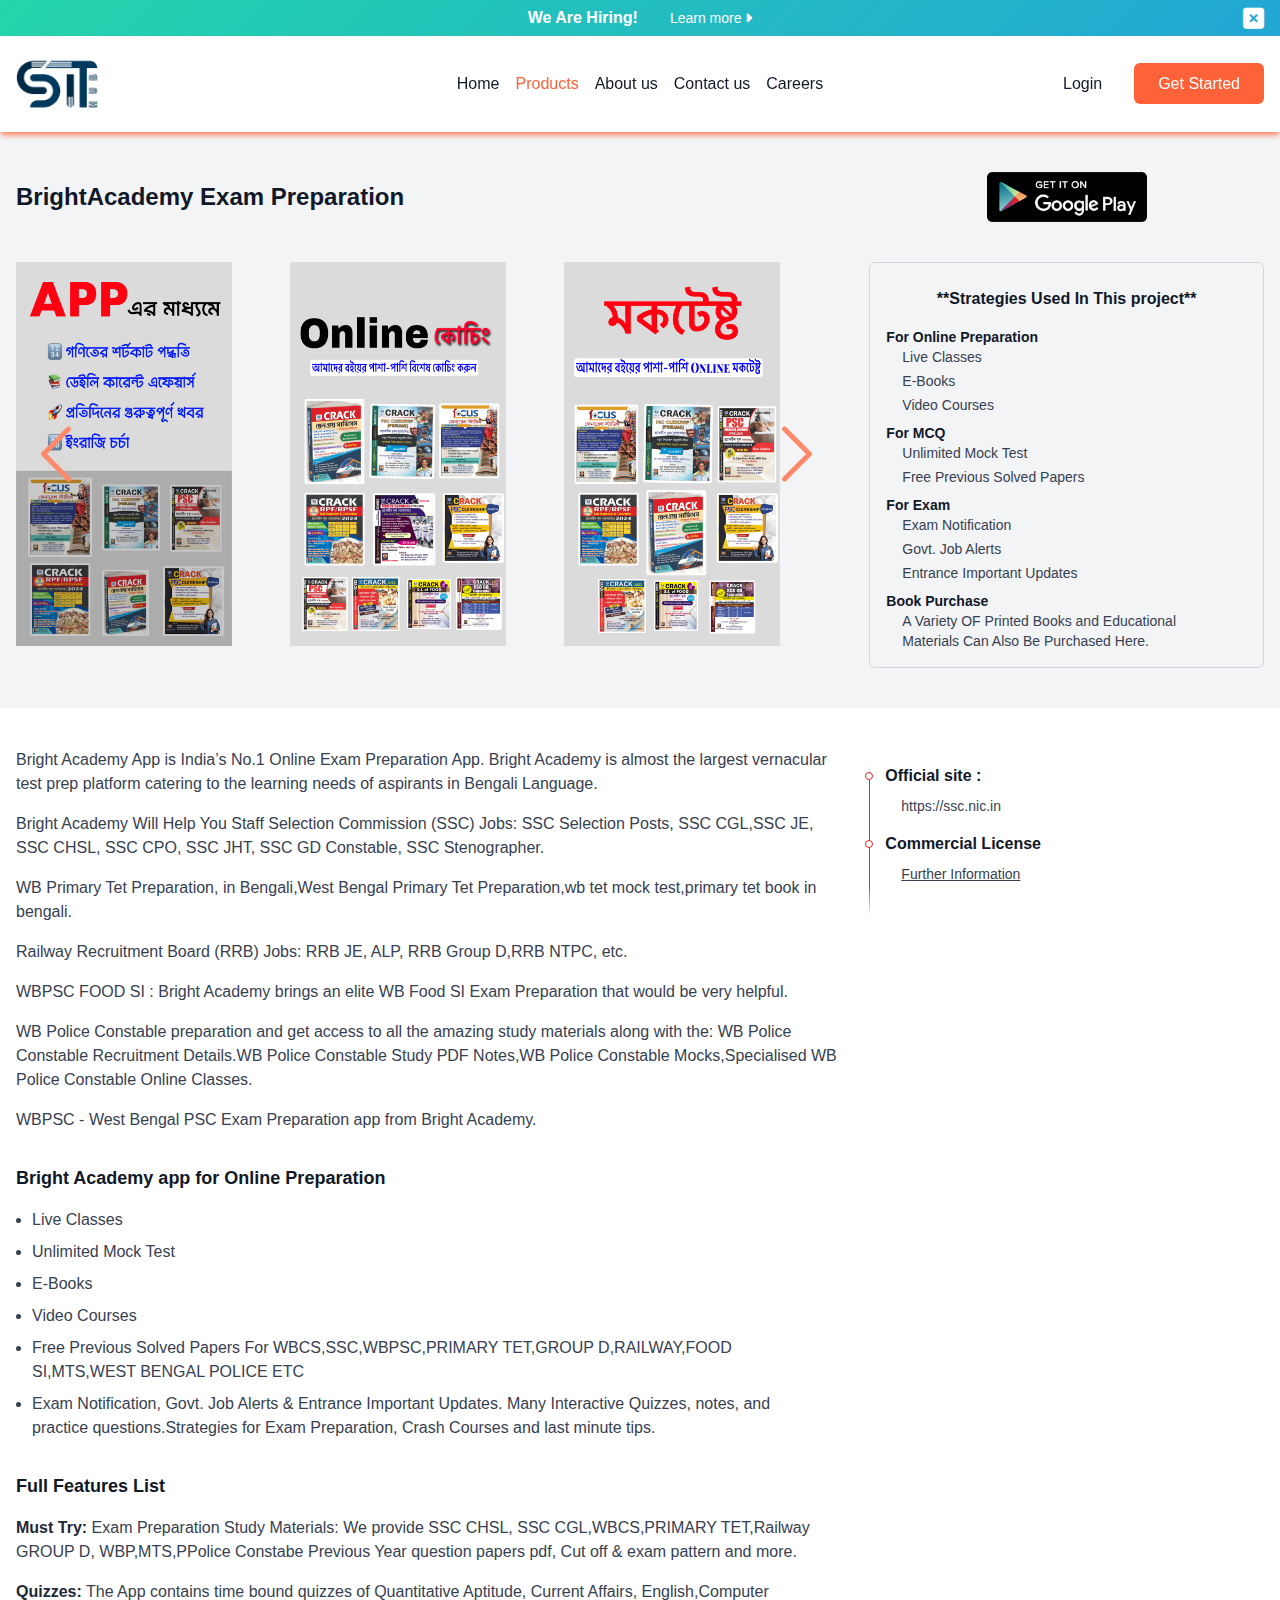
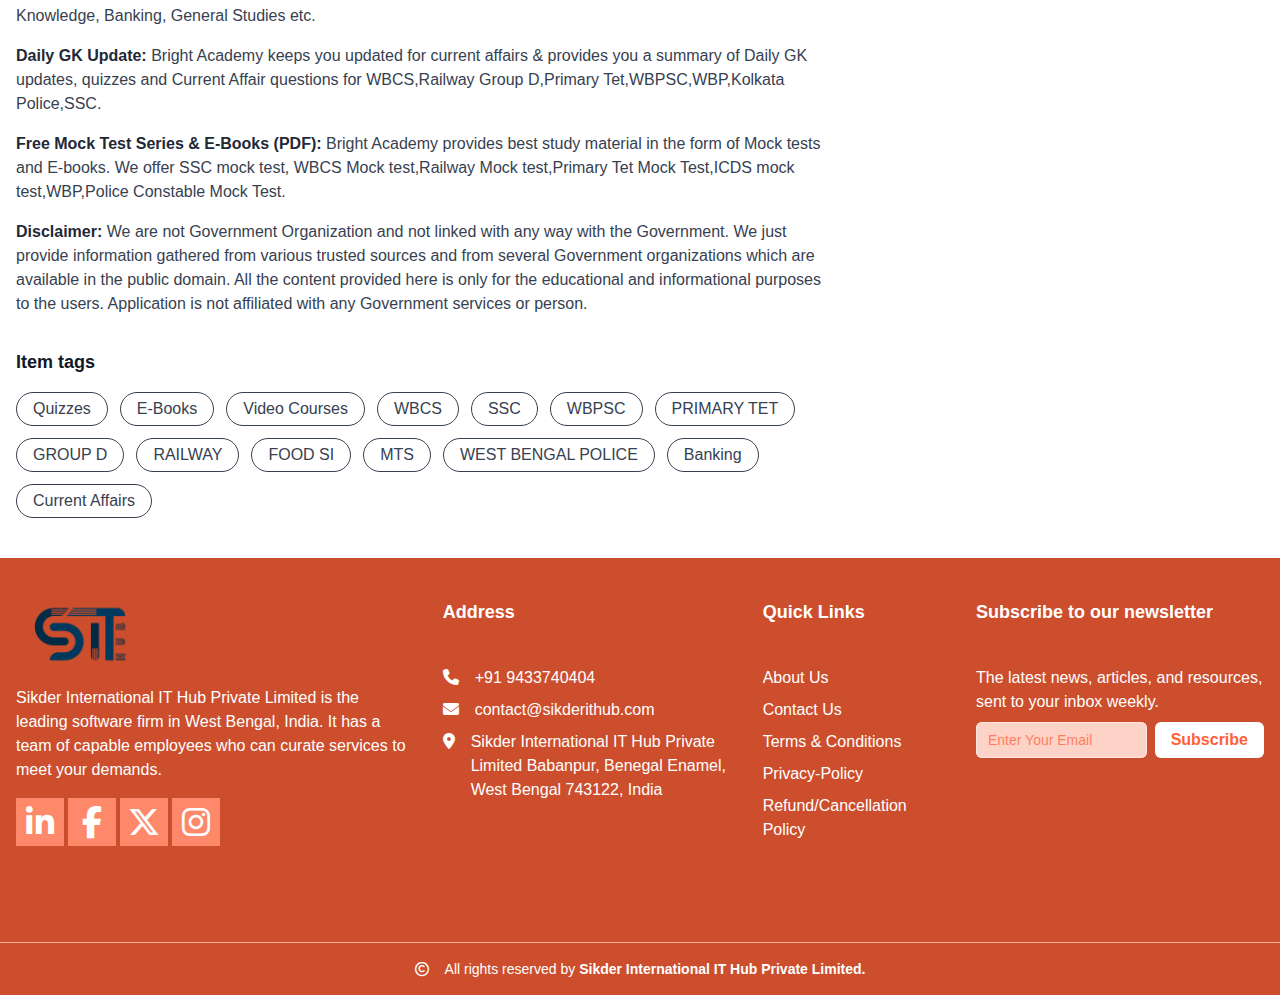
<file: public/brightacademy/index.html>
<!DOCTYPE html>
<html lang="en">
<head>
    <meta charset="UTF-8">
    <meta http-equiv="X-UA-Compatible" content="IE=edge">
    <meta name="viewport" content="width=device-width, initial-scale=1.0">
    <meta property="og:image" content="../image/sit_new_log.png">
    <meta name="description" content="Online Exam Preparation">
    <title>BrightAcademy</title>
    <link rel="stylesheet" href="../tailwind.css">
    <link rel="stylesheet" href="https://cdnjs.cloudflare.com/ajax/libs/font-awesome/6.5.1/css/all.min.css">
    <link rel="stylesheet" type="text/css" href="../../src/slick.css">
    <link rel="stylesheet" type="text/css" href="../../src/slick-theme.css">
</head>
<body class="font-roboto flex flex-col min-h-screen">
    <header class=" sticky top-0 z-50">
      <!-- ===================notice==================== -->
      <section id="job" class="place animate_bg">
        <div class=" relative container max-w-screen-xl mx-auto px-4 py-1.5">
          <div class="row">
            <div class="w-full px-4 flex flex-wrap items-center justify-center">
              <h3 class=" px-0 sm:px-4 font-bold text-white text-base">We Are Hiring!</h3>
              <a href="../careers02.html" class="block px-4 text-sm text-white">Learn more <span ><i class=" fa-solid fa-caret-right"></i></span></a>
            </div>
          </div>
          <span class="cross block absolute top-1/4 transform -translate-y-0.5 right-4 cursor-pointer text-white"><i class="fa-solid fa-xl fa-square-xmark"></i></span>
        </div>
      </section>
      <!-- ===================notice End==================== -->
      <!-- ================Navbar====================== -->
      <nav class=" bg-white shadow-md shadow-shikder-coral03">
        <div class=" relative container max-w-screen-xl mx-auto px-4 py-4">
          <div class="row items-center justify-between">
            <div class="w-full md:w-1/4">
              <a href="../index.html"><img src="../../image/sit_new_log.png" alt="Logo" class="h-16"></a>
            </div>
            <div class="w-full md:w-2/4 px-4">
              <ul class=" nav-bar hidden lg:flex flex-wrap items-center justify-center space-x-4">
                <li class=" py-3"><a href="../index.html" class=" relative text-gray-900 hover:text-shikder-primary">Home</a></li>
                <li class=" py-3"><a href="../our_products.html" class=" relative text-shikder-primary">Products</a></li>
                <li class=" py-3"><a href="../about.html" class=" relative text-gray-900 hover:text-shikder-primary">About us</a></li>
                <!-- <li class=" py-3"><a href="javascript:;" class=" relative text-gray-900 hover:text-shikder-primary">Pricing</a></li> -->
                <li class=" py-3"><a href="../contacts.html" class=" relative text-gray-900 hover:text-shikder-primary">Contact us</a></li>
                <li class=" py-3"><a href="../careers.html" class=" relative text-gray-900 hover:text-shikder-primary">Careers</a></li>
                <!-- <li class=" py-3"><a href="javascript:;" class=" relative text-gray-900 hover:text-shikder-primary">Blog</a></li> -->
              </ul>
            </div>
            <div class="w-1/4 px-4">
              <ul class=" hidden lg:flex flex-wrap items-center justify-end gap-4">
                <li><a href="javascript:;" class=" px-4 py-3 text-gray-900 hover:text-shikder-primary">Login</a></li>
                <li><a href="../contacts.html" class=" px-6 py-3 bg-shikder-primary hover:bg-shikder-light hover:shadow-md shadow-shikder-light transition ease-in-out duration-300 rounded-md text-white">Get Started</a></li>
              </ul>
            </div>
            <!-- =================Mobile Menu Button=================== -->
            <a href="javascript:;" class="menu-toggle component-navicon closed absolute lg:hidden top-1/3 transform -translate-y-2 right-4">
              <span></span>
              <span></span>
              <span></span>
            </a>
            <!-- =================Mobile Menu Button End=================== -->
          </div>
          <!-- ========================Mobile Menu=============================== -->
          <div class="mobile-menu hidden lg:hidden relative">
            <ul class=" z-30 absolute top-2 w-full divide-y divide-shikder-coral07 bg-shikder-coral06 list rounded-sm shadow-xl">
              <li class=""><a href="../index.html" class=" relative flex p-4">Home</a></li>
              <li class=""><a href="../our_products.html" class=" relative flex p-4">Products</a></li>
              <li class=""><a href="../team.html" class=" relative flex p-4">Our Team</a></li>
              <li class=""><a href="../about.html" class=" relative flex p-4">About us</a></li>
              <!-- <li class=""><a href="javascript:;" class=" relative flex p-4">Pricing</a></li> -->
              <li class=""><a href="../contacts.html" class=" relative flex p-4">Contact us</a></li>
              <li class=""><a href="../careers.html" class=" relative flex p-4">Careers</a></li>
              <!-- <li class=""><a href="javascript:;" class=" relative flex p-4">Blog</a></li> -->
            </ul>
          </div>
          <!-- ========================Mobile Menu END=============================== -->
        </div>
      </nav>
      <!-- ================Navbar End====================== -->
    </header>
    <!-- =====================Heading & Preview Start================== -->
    <section class="py-10 bg-gray-100">
      <div class="container max-w-screen-xl mx-auto px-4">
        <div class="row items-center">
          <div class="w-full md:w-8/12 px-4">
            <h1 class="font-bold text-lg md:text-xl lg:text-2xl text-gray-900">BrightAcademy Exam Preparation</h1>
          </div>
          <div class="w-full md:w-4/12 px-4">
            <div class="w-full flex justify-center pt-8 md:pt-0">
              <!-- <a href="javascript:;" class=" w-40 sm:w-60 py-2 px-3 sm:px-4 text-sm sm:text-base flex justify-center text-white font-bold bg-shikder-primary hover:bg-shikder-light hover:shadow-md shadow-shikder-light rounded-md">
                <span class="mr-1 -mt-0.5 sm:mt-0">
                  <svg xmlns="http://www.w3.org/2000/svg" fill="none" viewBox="0 0 24 24" stroke-width="1.5" stroke="currentColor" class="w-6 h-6">
                    <path stroke-linecap="round" stroke-linejoin="round" d="m9 12.75 3 3m0 0 3-3m-3 3v-7.5M21 12a9 9 0 1 1-18 0 9 9 0 0 1 18 0Z" />
                  </svg>                                 
                </span>
                Download
              </a> -->
              <a href="https://play.google.com/store/apps/details?id=com.sikderithub.brightacademy&pcampaignid=web_share" class="hover:shadow-md"><img src="../../image/google_play.png" class="w-40" alt="download from google play"></a>
            </div>
          </div>
        </div>
      </div>
    </section>
    <!-- =====================Heading & Preview End================== -->
    <!-- =====================Carousel Start================== -->
    <section class="pb-10 bg-gray-100">
      <div class="container max-w-screen-xl mx-auto px-4">
        <div class="row items-start">
          <div class="relative w-full md:w-8/12 px-0 md:px-4">
            <div class="single-item w-full">
              <div class="w-full">
                <img src="../../image/exp01.png" class=" max-h-96 bg-cover bg-center" alt="banner_1">
              </div>
              <div class="w-full">
                <img src="../../image/exp02.png" class=" max-h-96 bg-cover bg-center" alt="banner_2">
              </div>
              <div class="w-full">
                <img src="../../image/exp03.png" class=" max-h-96 bg-cover bg-center" alt="banner_3">
              </div>
              <div class="w-full">
                <img src="../../image/exp04.png" class=" max-h-96 bg-cover bg-center" alt="banner_4">
              </div>
              <div class="w-full">
                <img src="../../image/exp05.jpg" class=" max-h-96 bg-cover bg-center" alt="banner_5">
              </div>
              <div class="w-full">
                <img src="../../image/exp06.jpg" class=" max-h-96 bg-cover bg-center" alt="banner_6">
              </div>
              <div class="w-full">
                <img src="../../image/exp07.jpg" class=" max-h-96 bg-cover bg-center" alt="banner_7">
              </div>
            </div>
            <div class="absolute leftNav top-1/3 transform translate-y-6 text-shikder-coral03 cursor-pointer">
              <svg xmlns="http://www.w3.org/2000/svg" fill="none" viewBox="0 0 24 24" stroke-width="1.5" stroke="currentColor" class="w-12 sm:w-16 md:w-20 h-12 sm:h-16 md:h-20">
                <path stroke-linecap="round" stroke-linejoin="round" d="M15.75 19.5 8.25 12l7.5-7.5" />
              </svg>              
            </div>
            <div class="absolute rightNav top-1/3 transform translate-y-6 right-0 md:right-4 text-shikder-coral03 cursor-pointer">
              <svg xmlns="http://www.w3.org/2000/svg" fill="none" viewBox="0 0 24 24" stroke-width="1.5" stroke="currentColor" class="w-12 sm:w-16 md:w-20 h-12 sm:h-16 md:h-20">
                <path stroke-linecap="round" stroke-linejoin="round" d="m8.25 4.5 7.5 7.5-7.5 7.5" />
              </svg>                          
            </div>
          </div>
          <div class="w-full md:w-4/12 px-4 pt-8 md:pt-0">
            <div class="w-full h-full p-4 border border-gray-300 rounded-md">
              <div class="w-full space-y-2">
                <h2 class="font-bold text-base text-gray-900 text-center py-2">**Strategies Used In This project**</h2>
                <div>
                  <h3 class="font-bold text-sm text-gray-900">For Online Preparation</h3>
                  <ul class="px-4 space-y-1">
                    <li class="text-sm text-gray-700">Live Classes</li>
                    <li class="text-sm text-gray-700">E-Books</li>
                    <li class="text-sm text-gray-700">Video Courses</li>
                  </ul>
                </div>
                <div>
                  <h3 class="font-bold text-sm text-gray-900">For MCQ</h3>
                  <ul class="px-4 space-y-1">
                    <li class="text-sm text-gray-700">Unlimited Mock Test</li>
                    <li class="text-sm text-gray-700">Free Previous Solved Papers</li>
                  </ul>
                </div>
                <div>
                  <h3 class="font-bold text-sm text-gray-900">For Exam</h3>
                  <ul class="px-4 space-y-1">
                    <li class="text-sm text-gray-700">Exam Notification</li>
                    <li class="text-sm text-gray-700">Govt. Job Alerts</li>
                    <li class="text-sm text-gray-700">Entrance Important Updates</li>
                  </ul>
                </div>

                <div>
                  <h3 class="font-bold text-sm text-gray-900">Book Purchase</h3>
                  <ul class="px-4 space-y-1">
                    <li class="text-sm text-gray-700">A Variety OF Printed Books and Educational Materials Can Also Be Purchased Here.</li>
                  </ul>
                </div>


              </div>
            </div>
          </div>
        </div>
      </div>
    </section>
    <!-- =====================Carousel End================== -->
    <!-- ===================== Product Details Start================== -->
    <section class="py-10 bg-white">
      <div class="container max-w-screen-xl mx-auto px-4">
        <div class="row">
          <div class="w-full md:w-8/12 px-4 space-y-8">
            <div class="w-full space-y-4">
              <p class=" text-base text-gray-700">Bright Academy App is India’s No.1 Online Exam Preparation App. Bright Academy is almost the largest vernacular test prep platform catering to the learning needs of aspirants in Bengali Language.</p>
              <p class=" text-base text-gray-700">Bright Academy Will Help You Staff Selection Commission (SSC) Jobs: SSC Selection Posts, SSC CGL,SSC JE, SSC CHSL, SSC CPO, SSC JHT, SSC GD Constable, SSC Stenographer.</p>
              <p class=" text-base text-gray-700">WB Primary Tet Preparation, in Bengali,West Bengal Primary Tet Preparation,wb tet mock test,primary tet book in bengali.</p>
              <p class=" text-base text-gray-700">Railway Recruitment Board (RRB) Jobs: RRB JE, ALP, RRB Group D,RRB NTPC, etc.</p>
              <p class=" text-base text-gray-700">WBPSC FOOD SI : Bright Academy brings an elite WB Food SI Exam Preparation that would be very helpful.</p>
              <p class=" text-base text-gray-700">WB Police Constable preparation and get access to all the amazing study materials along with the:
                WB Police Constable Recruitment Details.WB Police Constable Study PDF Notes,WB Police Constable Mocks,Specialised WB Police Constable Online Classes.</p>
              <p class=" text-base text-gray-700">WBPSC - West Bengal PSC Exam Preparation app from Bright Academy.</p>
            </div>
            <div class="w-full space-y-4">
              <h2 class="font-bold text-lg text-gray-900">Bright Academy app for Online Preparation</h2>
              <ul class="list-disc px-4 space-y-2">
                <li class="text-base text-gray-700">Live Classes</li>
                <li class="text-base text-gray-700">Unlimited Mock Test</li>
                <li class="text-base text-gray-700">E-Books </li>
                <li class="text-base text-gray-700">Video Courses</li>
                <li class="text-base text-gray-700">Free Previous Solved Papers For WBCS,SSC,WBPSC,PRIMARY TET,GROUP D,RAILWAY,FOOD SI,MTS,WEST BENGAL POLICE ETC</li>
                <li class="text-base text-gray-700">Exam Notification, Govt. Job Alerts & Entrance Important Updates.
                  Many Interactive Quizzes, notes, and practice questions.Strategies for Exam Preparation, Crash Courses and last minute tips.</li>
              </ul>
            </div>
            <div class="w-full space-y-4">
              <h2 class="font-bold text-lg text-gray-900">Full Features List</h2>
              <div class="w-full space-y-4">
                <p class=" text-base text-gray-700"><span class="font-bold text-gray-800">Must Try:</span> Exam Preparation Study Materials: We provide SSC CHSL, SSC CGL,WBCS,PRIMARY TET,Railway GROUP D, WBP,MTS,PPolice Constabe Previous Year question papers pdf, Cut off & exam pattern and more.</p>
                <p class=" text-base text-gray-700"></p>
                <p class=" text-base text-gray-700"><span class="font-bold text-gray-800">Quizzes:</span> The App contains time bound quizzes of Quantitative Aptitude, Current Affairs, English,Computer Knowledge, Banking, General Studies etc.</p>
                <p class=" text-base text-gray-700"><span class="font-bold text-gray-800">Daily GK Update: </span> Bright Academy keeps you updated for current affairs & provides you a summary of Daily GK updates, quizzes and Current Affair questions for WBCS,Railway Group D,Primary Tet,WBPSC,WBP,Kolkata Police,SSC.</p>
                <p class=" text-base text-gray-700"><span class="font-bold text-gray-800">Free Mock Test Series & E-Books (PDF): </span> Bright Academy provides best study material in the form of Mock tests and E-books. We offer SSC mock test, WBCS Mock test,Railway Mock test,Primary Tet Mock Test,ICDS mock test,WBP,Police Constable Mock Test.</p>
                <p class=" text-base text-gray-700"><span class="font-bold text-gray-800">Disclaimer: </span> We are not Government Organization and not linked with any way with the Government. We just provide information gathered from various trusted sources and from several Government organizations which are available in the public domain. All the content provided here is only for the educational and informational purposes to the users. Application is not affiliated with any Government services or person.</p>
              </div>
            </div>
            <div class="w-full space-y-4">
              <h2 class="font-bold text-lg text-gray-900">Item tags</h2>
              <ul class=" flex flex-wrap justify-start gap-3">
                <li class="text-base text-gray-700"><a href="javascript:;" class="block py-1 px-4 border border-gray-700 rounded-full hover:bg-shikder-coral06 transform transition duration-150">Quizzes</a></li>
                <li class="text-base text-gray-700"><a href="javascript:;" class="block py-1 px-4 border border-gray-700 rounded-full hover:bg-shikder-coral06 transform transition duration-150">E-Books</a></li>
                <li class="text-base text-gray-700"><a href="javascript:;" class="block py-1 px-4 border border-gray-700 rounded-full hover:bg-shikder-coral06 transform transition duration-150">Video Courses</a></li>
                <li class="text-base text-gray-700"><a href="javascript:;" class="block py-1 px-4 border border-gray-700 rounded-full hover:bg-shikder-coral06 transform transition duration-150">WBCS</a></li>
                <li class="text-base text-gray-700"><a href="javascript:;" class="block py-1 px-4 border border-gray-700 rounded-full hover:bg-shikder-coral06 transform transition duration-150">SSC</a></li>
                <li class="text-base text-gray-700"><a href="javascript:;" class="block py-1 px-4 border border-gray-700 rounded-full hover:bg-shikder-coral06 transform transition duration-150">WBPSC</a></li>
                <li class="text-base text-gray-700"><a href="javascript:;" class="block py-1 px-4 border border-gray-700 rounded-full hover:bg-shikder-coral06 transform transition duration-150">PRIMARY TET</a></li>
                <li class="text-base text-gray-700"><a href="javascript:;" class="block py-1 px-4 border border-gray-700 rounded-full hover:bg-shikder-coral06 transform transition duration-150">GROUP D</a></li>
                <li class="text-base text-gray-700"><a href="javascript:;" class="block py-1 px-4 border border-gray-700 rounded-full hover:bg-shikder-coral06 transform transition duration-150">RAILWAY</a></li>
                <li class="text-base text-gray-700"><a href="javascript:;" class="block py-1 px-4 border border-gray-700 rounded-full hover:bg-shikder-coral06 transform transition duration-150">FOOD SI</a></li>
                <li class="text-base text-gray-700"><a href="javascript:;" class="block py-1 px-4 border border-gray-700 rounded-full hover:bg-shikder-coral06 transform transition duration-150">MTS</a></li>
                <li class="text-base text-gray-700"><a href="javascript:;" class="block py-1 px-4 border border-gray-700 rounded-full hover:bg-shikder-coral06 transform transition duration-150">WEST BENGAL POLICE</a></li>
                <li class="text-base text-gray-700"><a href="javascript:;" class="block py-1 px-4 border border-gray-700 rounded-full hover:bg-shikder-coral06 transform transition duration-150">Banking</a></li>
                <li class="text-base text-gray-700"><a href="javascript:;" class="block py-1 px-4 border border-gray-700 rounded-full hover:bg-shikder-coral06 transform transition duration-150">Current Affairs</a></li>
              </ul>
            </div>
          </div>
          <div class="w-full md:w-4/12 px-4 pt-8 md:pt-0">
            <div class="relative w-full px-4 space-y-4">
              <div class="absolute width-1 -mx-4 bg-gradient-to-b from-white to-red-600 h-8"></div>
              <div class="absolute width-1 -mx-4 bg-red-600 h-full"></div>
              <div class="absolute width-1 -mx-4 -bottom-8 bg-gradient-to-t from-white to-red-600 h-8"></div>
              <div class="relative w-full space-y-2">
                <div class="absolute w-2 h-2 top-2 -left-5 bg-white border border-red-600 rounded-full"></div>
                <h2 class="font-bold text-base text-gray-900">Official site :</h2>
                <ul class="px-4 space-y-1">
                  <li class="text-sm text-gray-700"><a class="hover:text-blue-700" href="https://ssc.nic.in">https://ssc.nic.in</a></li>
                </ul>
              </div>
              <div class="relative w-full space-y-2">
                <div class="absolute w-2 h-2 top-2 -left-5 bg-white border border-red-600 rounded-full"></div>
                <h2 class="font-bold text-base text-gray-900">Commercial License</h2>
                <ul class="px-4 space-y-1">
                  <li class="text-sm text-gray-700"><a href="../terms.html" class="underline hover:text-blue-700">Further Information</a></li>
                </ul>
              </div>
            </div>
          </div>
        </div>
      </div>
    </section>
    <!-- ===================== Product Details End================== -->
   
    <!-- ===============Footer Section Start============== -->
    <section class="py-10 bg-shikder-dark">
      <div class="container max-w-screen-xl mx-auto px-4">
        <div class="row">
          <div class="w-full sm:w-6/12 md:w-5/12 lg:w-4/12 px-4">
            <div class="w-full space-y-4">
              <a href="../index.html">
                <img src="../../image/sit_new_log.png" alt="logo" class="w-32">
              </a>
              <p class="text-white text-base">Sikder International IT Hub Private Limited is the leading software firm in West Bengal, India. It has a team of capable employees who can curate services to meet your demands.</p>
            </div>
            <div class="w-full my-4">
              <div class="flex flex-nowrap justify-start items-center gap-1 text-white">
                <div class="">
                  <a href="javascript:;" class="w-12 h-12 flex justify-center items-center bg-shikder-coral03 transform hover:-translate-y-2 duration-300 ease-in-out"><i class="fa-2x fa-brands fa-linkedin-in"></i></a>
                </div>
                <div class="">
                  <a href="javascript:;" class="w-12 h-12 flex justify-center items-center bg-shikder-coral03 transform hover:-translate-y-2 duration-300 ease-in-out"><i class="fa-2x fa-brands fa-facebook-f"></i></a>
                </div>
                <div class="">
                  <a href="javascript:;" class="w-12 h-12 flex justify-center items-center bg-shikder-coral03 transform hover:-translate-y-2 duration-300 ease-in-out"><i class="fa-2x fa-brands fa-x-twitter"></i></a>
                </div>
                <div class="">
                  <a href="javascript:;" class="w-12 h-12 flex justify-center items-center bg-shikder-coral03 transform hover:-translate-y-2 duration-300 ease-in-out"><i class="fa-2x fa-brands fa-instagram"></i></a>
                </div>
              </div>
            </div>
          </div>
          <div class="w-full sm:w-6/12 md:w-4/12 lg:w-3/12 px-4 pt-12 sm:pt-0">
            <div class="w-full space-y-4 sm:space-y-10">
              <h3 class="text-lg text-white font-bold">Address</h3>
              <ul class="space-y-2 text-white">
                <li><a href="tel:+919433740404" class=" flex flex-nowrap gap-4 hover:text-gray-300 transition duration-300"><span class=""><i class="fa-solid fa-phone"></i></span><p>+91 9433740404</p></a></li>
                <li><a href="mailto:contact@sikderithub.com" class=" flex flex-nowrap gap-4 hover:text-gray-300 transition duration-300"><span class=""><i class="fa-solid fa-envelope"></i></span><p>contact@sikderithub.com</p></a></li>
                <li><a href="https://maps.app.goo.gl/EeKEMpZKAsKAzyBcA" class=" flex flex-nowrap gap-4 hover:text-gray-300 transition duration-300"><span class=""><i class="fa-solid fa-location-dot"></i></span><p>Sikder International IT Hub Private Limited Babanpur, Benegal Enamel, West Bengal 743122, India</p></a></li>
              </ul>
            </div>
          </div>
          <div class="w-full sm:w-6/12 md:w-3/12 lg:w-2/12 px-4 pt-12 md:pt-0">
            <div class="w-full space-y-4 sm:space-y-10">
              <h3 class="text-lg text-white font-bold">Quick Links</h3>
              <ul class="space-y-2 text-white">
                <!-- <li><a href="./index.html" class="hover:text-gray-300 transition duration-300">Home</a></li> -->
                <!-- <li><a href="./team.html" class="hover:text-gray-300 transition duration-300">Our Team</a></li> -->
                <li><a href="../about.html" class="hover:text-gray-300 transition duration-300">About Us</a></li>
                <li><a href="../contacts.html" class="hover:text-gray-300 transition duration-300">Contact Us</a></li>
                <li><a href="../terms.html" class="hover:text-gray-300 transition duration-300">Terms & Conditions</a></li>
                <li><a href="../policy.html" class="hover:text-gray-300 transition duration-300">Privacy-Policy</a></li>
                <li><a href="../refund.html" class="hover:text-gray-300 transition duration-300">Refund/Cancellation Policy</a></li>
              </ul>
            </div>
          </div>
          <div class="w-full sm:w-6/12 lg:w-3/12 px-4 pt-12 lg:pt-0">
            <div class="w-full space-y-4 sm:space-y-10">
              <h3 class="text-lg text-white font-bold">Subscribe to our newsletter</h3>
              <div class="space-y-2">
                <p class="text-white text-base">The latest news, articles, and resources, sent to your inbox weekly.</p>
                <form action="" class="flex flex-nowrap gap-2">
                  <input type="email" name="email" autocomplete="email" placeholder="Enter Your Email" class="block w-full rounded-md bg-shikder-coral06 text-shikder-secondary border-0 py-1.5 px-3 shadow-sm ring-1 ring-inset ring-shikder-coral07 focus:ring-shikder-coral05 placeholder:text-shikder-coral02 focus:outline-none sm:text-sm sm:leading-6">
                  <button class="py-1.5 px-4 text-shikder-primary hover:text-white font-bold bg-white hover:bg-shikder-primary transition duration-300 ease-in-out rounded-md">Subscribe</button>
                </form>
              </div>
            </div>
          </div>
        </div>
      </div>
    </section>
    <!-- ===============Footer Section End============== -->
    <!-- ===============Border Start============== -->
    <section class="mt-auto pt-10 bg-shikder-dark">
      <div class="container max-w-screen-xl mx-auto px-4">
        <div class="row">
          <div class="w-full px-4 border-t border-shikder-coral05"></div>
        </div>
      </div>
    </section>
    <!-- ===============Border End============== -->
    <!-- ===============Right Reserved Start============== -->
    <section class="py-4 bg-shikder-dark">
      <div class="container max-w-screen-xl mx-auto px-4">
        <div class="row">
          <div class="w-full px-4">
            <p class=" text-white text-sm text-center"><span class="pr-4"><i class="fa-regular fa-copyright"></i></span>All rights reserved by <a href="../index.html" class="font-semibold ">Sikder International IT Hub Private Limited</span>.</a>
          </div>
        </div>
      </div>
    </section>
    <!-- ===============Right Reserved End============== -->
    <script src="../../js/index.js"></script>
    <script src="../../js/jquery-3.6.3.min.js"></script>
    <script src="../../js/slick.min.js"></script>
    <script>
      $(document).ready(function () {
        $('.single-item').slick({
          infinite: true,
          autoplay: true,
          slidesToShow: 3,
          slidesToScroll: 3,
          autoplaySpeed: 1500,
          prevArrow: $('.leftNav'),
          nextArrow: $('.rightNav'),
        });
      });
    </script>
</body>
</html>
</file>
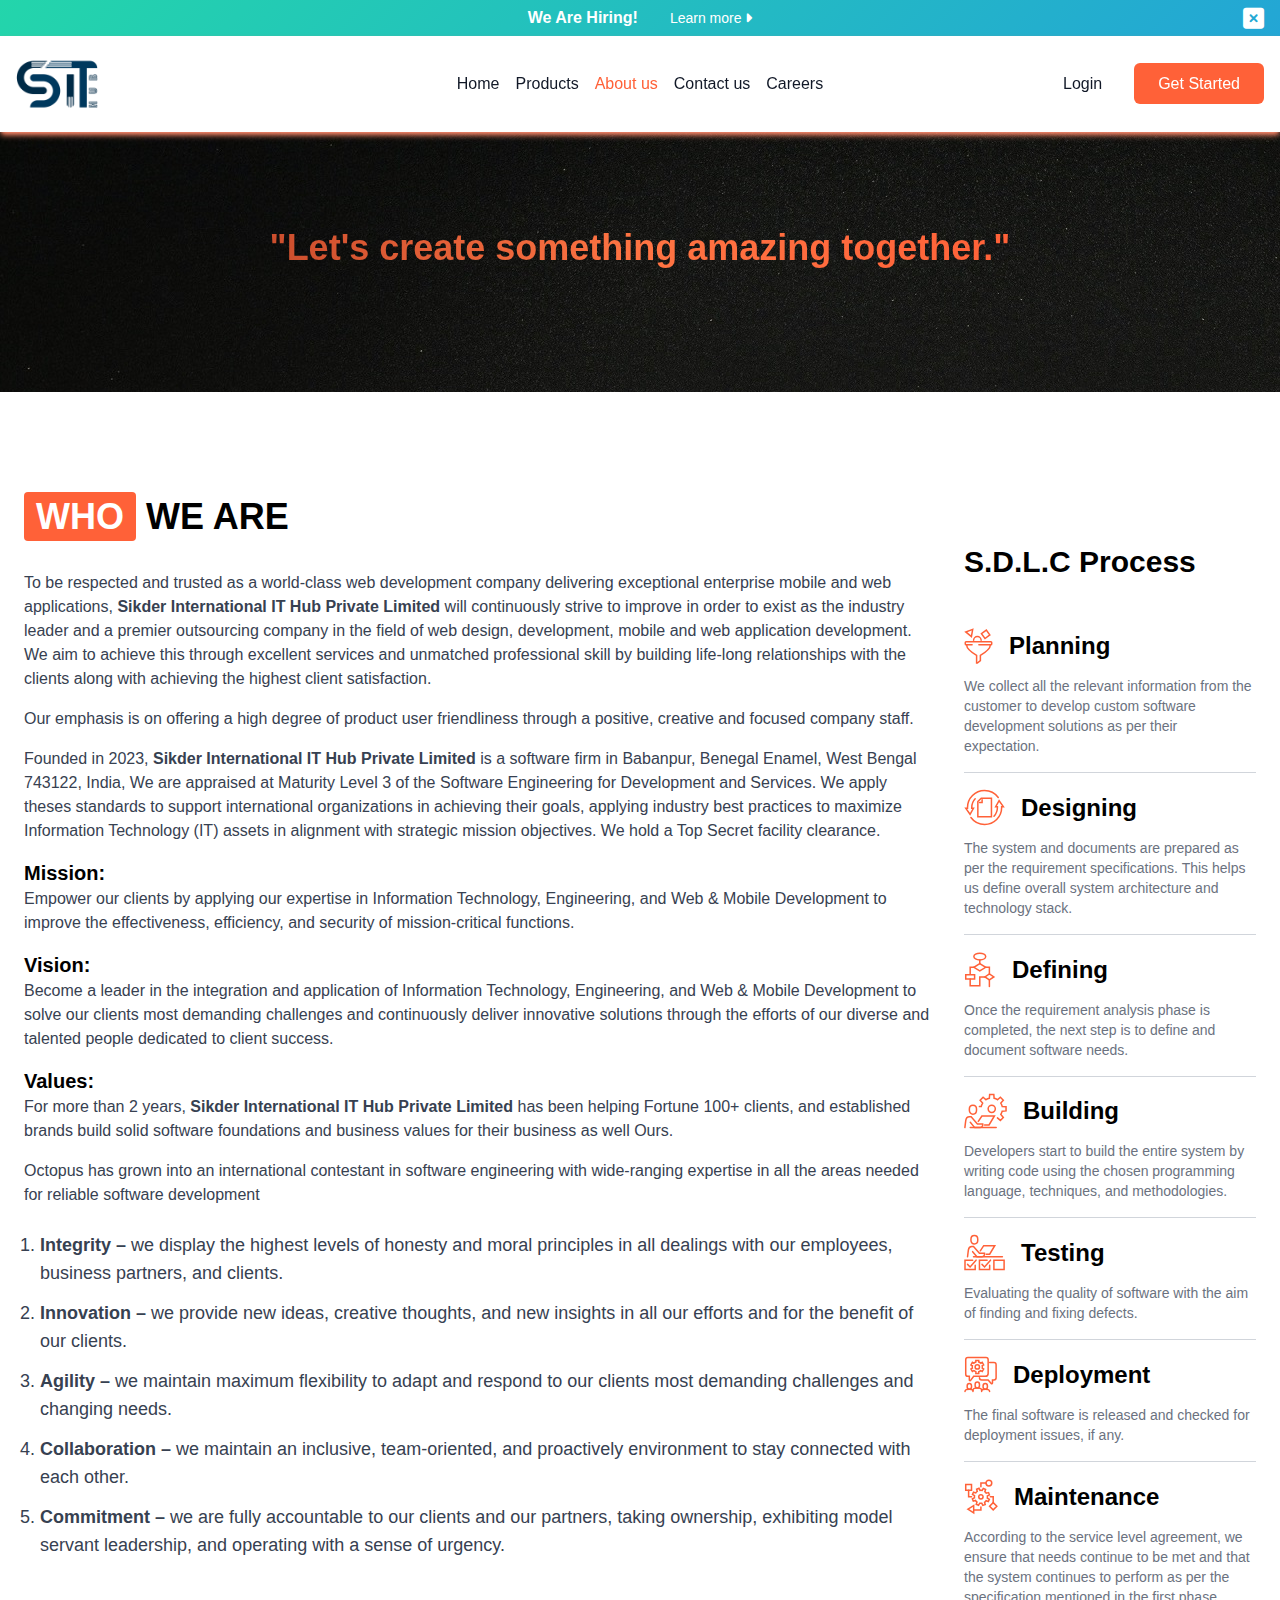
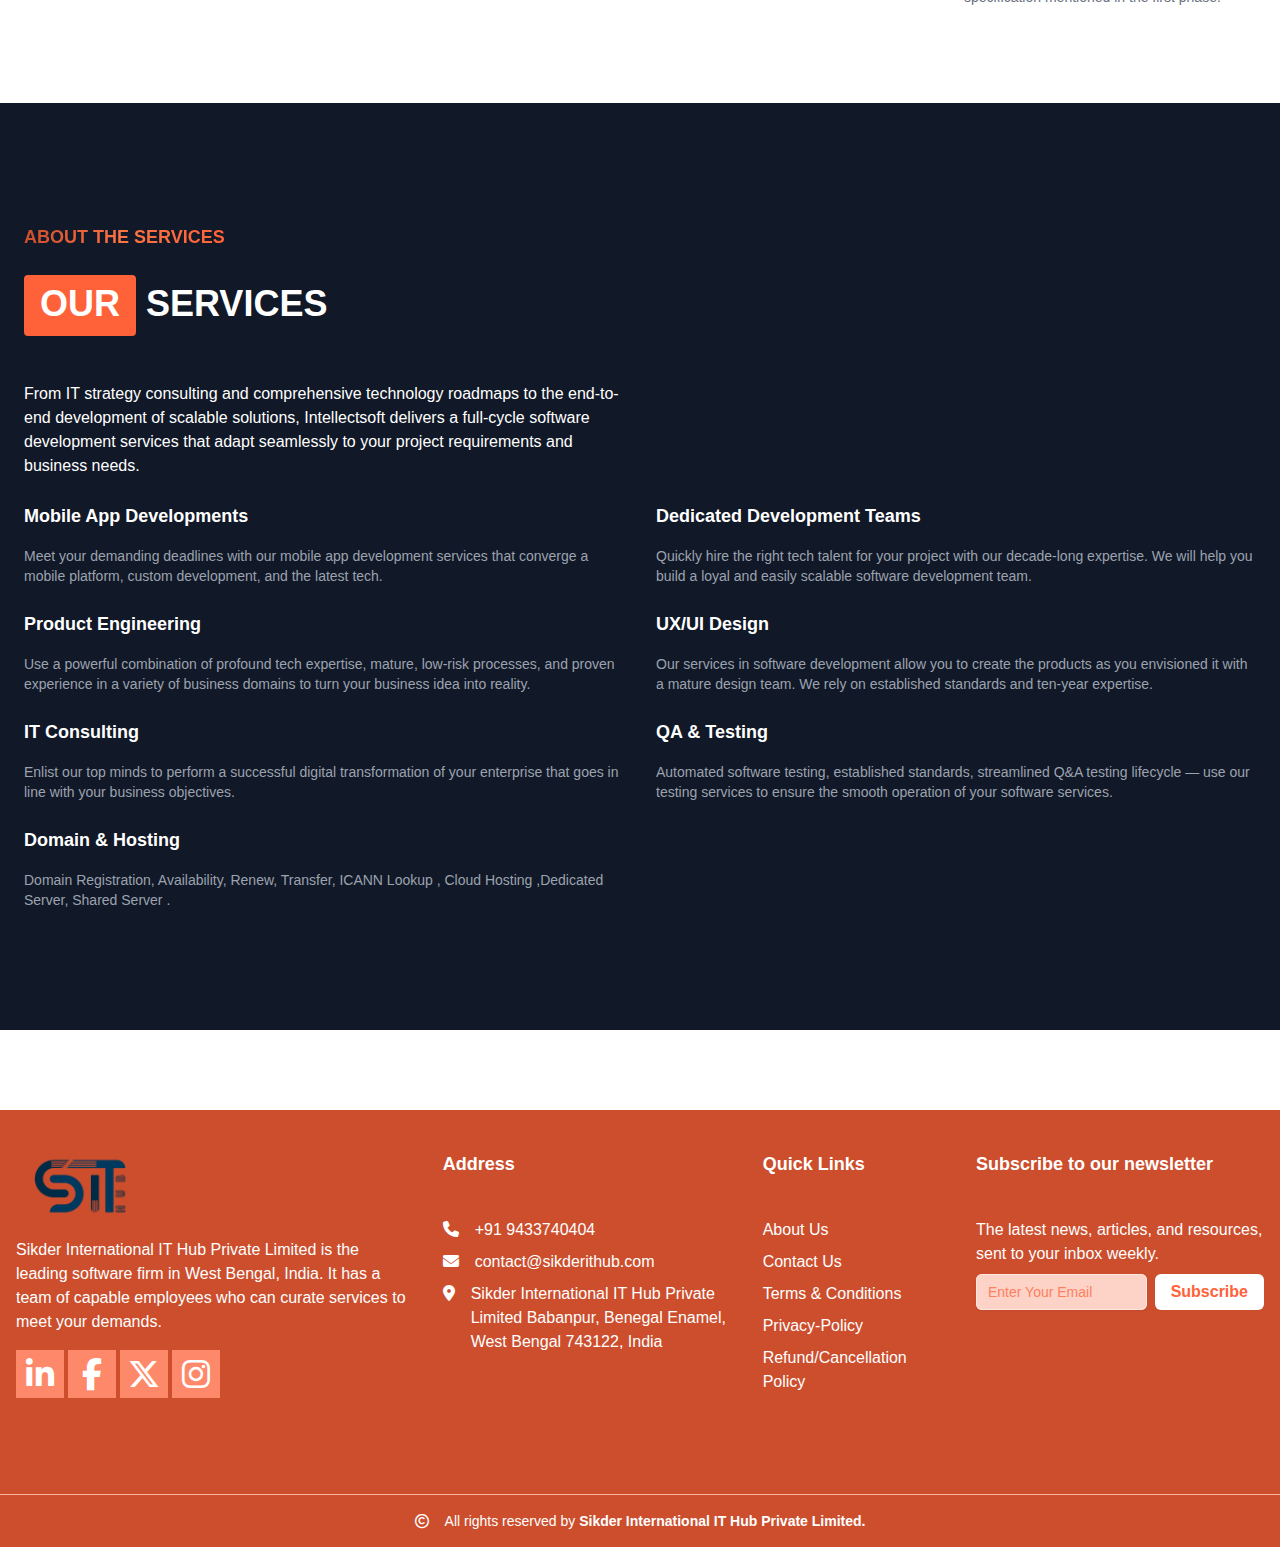
<file: public/about.html>
<!DOCTYPE html>
<html lang="en">
<head>
    <meta charset="UTF-8">
    <meta http-equiv="X-UA-Compatible" content="IE=edge">
    <meta name="viewport" content="width=device-width, initial-scale=1.0">
    <meta property="og:image" content="../image/shikder_it.png">
    <meta name="description" content="Leading Software Development: Android, Web, iOS Apps & Full-Stack Solutions. Contact Sikder International IT Hub Private Limited for Innovative & Custom Software.">
    <title>about Us</title>
    <link rel="stylesheet" href="./tailwind.css">
    <link rel="stylesheet" href="https://cdnjs.cloudflare.com/ajax/libs/font-awesome/6.5.1/css/all.min.css">
    <link rel="stylesheet" type="text/css" href="../src/slick.css">
    <link rel="stylesheet" type="text/css" href="../src/slick-theme.css">
</head>
<body class="font-roboto flex flex-col min-h-screen">
 
  <header class=" sticky top-0 z-50">
    <!-- ===================notice==================== -->
    <section id="job" class="place animate_bg">
      <div class=" relative container max-w-screen-xl mx-auto px-4 py-1.5">
        <div class="row">
          <div class="w-full px-4 flex flex-wrap items-center justify-center">
            <h3 class=" px-0 sm:px-4 font-bold text-white text-base">We Are Hiring!</h3>
            <a href="./careers02.html" class="block px-4 text-sm text-white">Learn more <span ><i class=" fa-solid fa-caret-right"></i></span></a>
          </div>
        </div>
        <span class="cross block absolute top-1/4 transform -translate-y-0.5 right-4 cursor-pointer text-white"><i class="fa-solid fa-xl fa-square-xmark"></i></span>
      </div>
    </section>
    <!-- ===================notice End==================== -->
    <!-- ================Navbar====================== -->
    <nav class=" bg-white shadow-md shadow-shikder-coral03">
      <div class=" relative container max-w-screen-xl mx-auto px-4 py-4">
        <div class="row items-center justify-between">
          <div class="w-full md:w-1/4">
<a href="../index.html"><img src="../image/sit_new_log.png" alt="Logo" class="h-16"></a>          </div>
          <div class="w-full md:w-2/4 px-4">
            <ul class=" nav-bar hidden lg:flex flex-wrap items-center justify-center space-x-4">
              <li class=" py-3"><a href="./index.html" class=" relative text-gray-900 hover:text-shikder-primary">Home</a></li>
              <li class=" py-3"><a href="./our_products.html" class=" relative text-gray-900 hover:text-shikder-primary">Products</a></li>
              
              <li class=" py-3"><a href="./about.html" class=" relative text-shikder-primary">About us</a></li>
              <!-- <li class=" py-3"><a href="javascript:;" class=" relative text-gray-900 hover:text-shikder-primary">Pricing</a></li> -->
              <li class=" py-3"><a href="./contacts.html" class=" relative text-gray-900 hover:text-shikder-primary">Contact us</a></li>
              <li class=" py-3"><a href="./careers.html" class=" relative text-gray-900 hover:text-shikder-primary">Careers</a></li>
              <!-- <li class=" py-3"><a href="javascript:;" class=" relative text-gray-900 hover:text-shikder-primary">Blog</a></li> -->
            </ul>
          </div>
          <div class="w-1/4 px-4">
            <ul class=" hidden lg:flex flex-wrap items-center justify-end gap-4">
              <li><a href="javascript:;" class=" px-4 py-3 text-gray-900 hover:text-shikder-primary">Login</a></li>
              <li><a href="./contacts.html" class=" px-6 py-3 bg-shikder-primary hover:bg-shikder-light hover:shadow-md shadow-shikder-light transition ease-in-out duration-300 rounded-md text-white">Get Started</a></li>
            </ul>
          </div>
          <!-- =================Mobile Menu Button=================== -->
          <a href="javascript:;" class="menu-toggle component-navicon closed absolute lg:hidden top-1/3 transform -translate-y-2 right-4">
            <span></span>
            <span></span>
            <span></span>
          </a>
          <!-- =================Mobile Menu Button End=================== -->
        </div>
        <!-- ========================Mobile Menu=============================== -->
        <div class="mobile-menu hidden lg:hidden relative">
          <ul class=" z-30 absolute top-2 w-full divide-y divide-shikder-coral07 bg-shikder-coral06 list rounded-sm shadow-xl">
            <li class=""><a href="./index.html" class=" relative flex p-4">Home</a></li>
            <li class=""><a href="./our_products.html" class=" relative flex p-4">Products</a></li>
            <li class=""><a href="./team.html" class=" relative flex p-4">Our Team</a></li>
            <li class=""><a href="./about.html" class=" relative flex p-4">About us</a></li>
            <!-- <li class=""><a href="javascript:;" class=" relative flex p-4">Pricing</a></li> -->
            <li class=""><a href="./contacts.html" class=" relative flex p-4">Contact us</a></li>
            <li class=""><a href="./careers.html" class=" relative flex p-4">Careers</a></li>
            <!-- <li class=""><a href="javascript:;" class=" relative flex p-4">Blog</a></li> -->
          </ul>
        </div>
        <!-- ========================Mobile Menu END=============================== -->
      </div>
    </nav>
    <!-- ================Navbar End====================== -->
  </header>
<!-- banner section starts  -->
<div class="custom-bg-2  h-[260px]  ">
    <div class="container mx-auto max-w-screen-xl px-4">
        <div class="row">
            <div class="w-full flex justify-center items-center ">
                <div class="text-center  text-white mt-20 ">
                    <h2 class="font-bold text-lg md:text-2xl lg:text-4xl py-4"> <span class=" text-animation">"Let's create something amazing together." </span</h2>
                    <!-- <h2 class="font-bold text-lg md:text-2xl lg:text-4xl py-4">About Us</h2>
                    <p class="text-2xl "> <a href="index.html">Home</a> / <a href="about.html" class="text-gradient">About Us</a> </p> -->
                </div>
            </div>
        </div>
    </div>
</div>
<!-- banner section ends  -->
<!-- main-section starts -->

<section id="about" class=" py-24">
  <div class="container max-w-screen-xl mx-auto md:px-6 px-4">
      <div class="w-full flex flex-wrap">
          <div class="lg:w-3/4 w-full align-self-top sm:text-left text-center md:pr-4 pr-0">
              <div class="">
                  <div class="w-full p-0">
                      <h2 class="uppercase md:leading-tight title text-4xl font-black  mt-1.5"><span class="bg-shikder-primary rounded px-3 py-1"><span class="text-white">Who</span></span> We Are
                      </h2>
                  </div>
              </div>
              <div class="pt-8">
                  <div class="text-gray-700">
                      <p>To be respected and trusted as a world-class web development company delivering exceptional enterprise mobile and web applications, <strong>Sikder International IT Hub Private Limited</strong> will continuously strive to improve in order to exist as the industry leader and a premier outsourcing company in the field of web design, development, mobile and web application development. We aim to achieve this through excellent services and unmatched professional skill by building life-long relationships with the clients along with achieving the highest client satisfaction.</p>
                      <p class="pt-4">Our emphasis is on offering a high degree of product user friendliness through a positive, creative and focused company staff.</p>
                      <p class="pt-4">
                          Founded in 2023, <strong>Sikder International IT Hub Private Limited</strong> is a software firm in Babanpur, Benegal Enamel, West Bengal 743122, India, 
                          We are appraised at Maturity Level 3 of the Software Engineering for Development and Services. 
                          We apply theses standards to support international organizations in achieving their goals, 
                          applying industry best practices to maximize Information Technology (IT) assets in alignment with strategic mission objectives. 
                          We hold a Top Secret facility clearance.
                      </p>
                      <h3 class="text-xl font-bold text-black mt-4">Mission:</h3>
                      <p>Empower our clients by applying our expertise in Information Technology, Engineering, and Web & Mobile Development to improve the effectiveness, efficiency, and security of mission-critical functions.</p>
                      <h3 class="text-xl font-bold text-black mt-4">Vision:</h3>
                      <p>Become a leader in the integration and application of Information Technology, Engineering, and Web & Mobile Development to solve our clients most demanding challenges and continuously deliver innovative solutions through the efforts of our diverse and talented people dedicated to client success.</p>
                      <h3 class="text-xl font-bold text-black mt-4">Values:</h3>
                      <p>For more than 2 years, <strong>Sikder International IT Hub Private Limited</strong> has been helping Fortune 100+  clients, and established brands build solid software foundations and business values for their business as well Ours.</p>
                      <p class="pt-4">Octopus has grown into an international contestant in software engineering with wide-ranging expertise in all the areas needed for reliable software development</p>

                      <ul class="py-6 text-lg font-normal mx-4 list-decimal">
                          <li class="mb-3"><strong>Integrity –</strong> we display the highest levels of honesty and moral principles in all dealings with our employees, business partners, and clients.</li>
                          <li class="mb-3"><strong>Innovation –</strong> we provide new ideas, creative thoughts, and new insights in all our efforts and for the benefit of our clients.</li>
                          <li class="mb-3"><strong>Agility –</strong> we maintain maximum flexibility to adapt and respond to our clients most demanding challenges and changing needs.</li>
                          <li class="mb-3"><strong>Collaboration –</strong> we maintain an inclusive, team-oriented, and proactively environment to stay connected with each other.</li>
                          <li><strong>Commitment –</strong> we are fully accountable to our clients and our partners, taking ownership, exhibiting model servant leadership, and operating with a sense of urgency. </li>
                      </ul>
                  </div>
              </div>
          </div>
          <div class="lg:w-1/4 w-full align-self-top sm:text-left text-center items-center md:pl-4 pl-0">
              <div class="md:mt-14 mt-8 ">
                  <h4 class="text-3xl font-semibold mb-8">S.D.L.C Process</h4>
                  <ul class="">
                      <li class="border-b border-gray-300 py-4">
                          <div class="flex items-center mb-3">
                              <svg  width="29px" height="36px" viewBox="0 0 29 36" version="1.1" xmlns="http://www.w3.org/2000/svg" xmlns:xlink="http://www.w3.org/1999/xlink">
                              <g id="Page-1" stroke="none" stroke-width="1" fill="none" fill-rule="evenodd" stroke-linecap="round">
                              <g id="MKTG-2887-Service-page" transform="translate(-240.000000, -1748.000000)" stroke="#ff6138" stroke-width="1.5">
                              <g id="planning" transform="translate(241.000000, 1749.000000)">
                              <path d="M8.58948252,11.3473614 C8.58948252,9.26410688 10.2788729,7.57471649 12.3621274,7.57471649 C14.445382,7.57471649 16.1347724,9.26410688 16.1347724,11.3473614" id="Stroke-1"></path>
                              <polygon id="Stroke-3" points="24.8788579 5.96983333 20.0030916 9.52819203 16.4447329 4.65242572 21.3204992 1.09406703"></polygon>
                              <polygon id="Stroke-5" points="7.69385661 0.400805797 0.732572192 2.93526866 6.4179481 7.69861014"></polygon>
                              <path d="M25.1887429,15.8745353 L25.1887429,16.6290643 C25.1887429,19.458548 19.1525111,23.9857219 15.3798661,26.4379411 L15.3798661,31.719644 L12.3617502,33.983231 L11.6072212,33.983231 L11.6072212,26.4379411 C7.83457627,23.9857219 1.79834438,19.458548 1.79834438,16.6290643 L1.79834438,15.8745353" id="Stroke-7"></path>
                              <path d="M7.08042455,15.8745353 L1.04419266,15.8745353 C0.627692663,15.8745353 0.289663678,15.5365063 0.289663678,15.1200063 L0.289663678,13.6109484 C0.289663678,13.1944484 0.627692663,12.8564194 1.04419266,12.8564194 L25.9436492,12.8564194 C26.3601492,12.8564194 26.6981782,13.1944484 26.6981782,13.6109484 L26.6981782,15.1200063 C26.6981782,15.5365063 26.3601492,15.8745353 25.9436492,15.8745353 L13.8711854,15.8745353" id="Stroke-9"></path>
                              </g>
                              </g>
                              </g>
                              </svg>
                              <h3 class="text-2xl font-bold ml-4">Planning</h3>
                          </div>
                          <p class="text-gray-500 text-sm">We collect all the relevant information from the customer to develop custom software development solutions as per their expectation.</p>
                      </li>
                      <li class="border-b border-gray-300 py-4">
                          <div class="flex items-center mb-3">
                              <svg width="41px" height="37px" viewBox="0 0 41 37" version="1.1" xmlns="http://www.w3.org/2000/svg" xmlns:xlink="http://www.w3.org/1999/xlink">
                              <g id="Page-1" stroke="none" stroke-width="1" fill="none" fill-rule="evenodd" stroke-linecap="round">
                              <g id="MKTG-2887-Service-page" transform="translate(-234.000000, -1810.000000)" stroke="#ff6138" stroke-width="1.5">
                              <g id="designing" transform="translate(235.000000, 1811.500000)">
                              <path d="M5.90189,27.00161 C8.99334,31.24311 13.99899,33.99966 19.64979,33.99966 C29.03889,33.99966 36.64979,26.38876 36.64979,16.99966 L36.64979,16.14966 L38.34979,16.14966 L34.09979,10.19966 L30.69979,16.14966 L32.39979,16.14966 L32.39979,16.99966 C32.39979,20.36056 31.10014,23.41631 28.97599,25.69346" id="Stroke-1"></path>
                              <path d="M33.24962,6.99839 C30.15817,2.75689 25.15252,0.00034 19.50172,0.00034 C10.11262,0.00034 2.50172,7.61124 2.50172,17.00034 L2.50172,17.85034 L0.80172,17.85034 L5.05172,23.80034 L8.45172,17.85034 L6.75172,17.85034 L6.75172,17.00034 C6.75172,13.63944 8.05137,10.58369 10.17552,8.30654" id="Stroke-3"></path>
                              <polygon id="Stroke-5" points="26.44962 26.35 12.84962 26.35 12.84962 11.05 16.24962 7.65 26.44962 7.65"></polygon>
                              <polyline id="Stroke-7" points="17.09962 9.35 17.09962 11.9 14.54962 11.9"></polyline>
                            </g>
                            </g>
                            </g>
                              </svg>
                              <h3 class="text-2xl font-bold ml-4">Designing</h3>
                          </div>
                          <p class="text-gray-500 text-sm">The system and documents are prepared as per the requirement specifications. This helps us define overall system architecture and technology stack.</p>
                      </li>
                      <li class="border-b border-gray-300 py-4">
                          <div class="flex items-center mb-3">
                              <svg width="32px" height="37px" viewBox="0 0 32 37" version="1.1" xmlns="http://www.w3.org/2000/svg" xmlns:xlink="http://www.w3.org/1999/xlink">
                              <g id="Page-1" stroke="none" stroke-width="1" fill="none" fill-rule="evenodd" stroke-linecap="round">
                              <g id="MKTG-2887-Service-page" transform="translate(-239.000000, -1872.000000)" stroke="#ff6138" stroke-width="1.5">
                              <g id="Defining" transform="translate(240.000000, 1873.500000)">
                              <polygon id="Stroke-1" points="14.7826087 18.4782609 8.86956522 14.7826087 14.7826087 11.0869565 20.6956522 14.7826087"></polygon>
                              <polygon id="Stroke-2" points="24.3913043 27.3478261 19.9565217 24.3913043 24.3913043 21.4347826 28.826087 24.3913043"></polygon>
                              <polygon id="Stroke-4" points="0.739130435 26.6086957 9.60869565 26.6086957 9.60869565 22.173913 0.739130435 22.173913"></polygon>
                              <polyline id="Stroke-7" points="20.6956522 14.7826087 24.3913043 14.7826087 24.3913043 21.4347826"></polyline>
                              <polyline id="Stroke-8" points="8.86956522 14.7826087 5.17391304 14.7826087 5.17391304 21.4347826"></polyline>
                              <polyline id="Stroke-9" points="5.17391304 26.6086957 5.17391304 33.2608696 14.7826087 33.2608696 14.7826087 24.3913043 19.9565217 24.3913043"></polyline>
                              <line x1="24.3913043" y1="27.3478261" x2="24.3913043" y2="34" id="Stroke-11"></line>
                              <path d="M20.6956522,4.06521739 C20.6956522,5.90195652 18.048087,7.39130435 14.7826087,7.39130435 C11.5171304,7.39130435 8.86956522,5.90195652 8.86956522,4.06521739 C8.86956522,2.22847826 11.5171304,0.739130435 14.7826087,0.739130435 C18.048087,0.739130435 20.6956522,2.22847826 20.6956522,4.06521739 Z" id="Stroke-13"></path>
                              <line x1="14.7826087" y1="7.39130435" x2="14.7826087" y2="11.0869565" id="Stroke-15"></line>
                              </g>
                              </g>
                              </g>
                              </svg>
                              <h3 class="text-2xl font-bold ml-4">Defining</h3>
                          </div>
                          <p class="text-gray-500 text-sm">Once the requirement analysis phase is completed, the next step is to define and document software needs.</p>
                      </li>
                      <li class="border-b border-gray-300 py-4">
                          <div class="flex items-center mb-3">
                              <svg width="43px" height="36px" viewBox="0 0 43 36" version="1.1" xmlns="http://www.w3.org/2000/svg" xmlns:xlink="http://www.w3.org/1999/xlink">
                              <g id="Page-1" stroke="none" stroke-width="1" fill="none" fill-rule="evenodd" stroke-linecap="round">
                              <g id="MKTG-2887-Service-page" transform="translate(-233.000000, -1934.000000)" stroke="#ff6138" stroke-width="1.5">
                              <g id="building" transform="translate(233.000000, 1935.500000)">
                              <path d="M24.1512737,14.3157895 C24.1512737,16.2922632 25.7537474,17.8947368 27.7302211,17.8947368 C29.7066947,17.8947368 31.3091684,16.2922632 31.3091684,14.3157895 C31.3091684,12.3393158 29.7066947,10.7368421 27.7302211,10.7368421 C25.7537474,10.7368421 24.1512737,12.3393158 24.1512737,14.3157895 Z" id="Stroke-1"></path>
                              <path d="M33.4385526,23.3981737 L36.3813421,25.9114895 L39.3259211,22.9660158 L36.8126053,20.0241211 C37.4478684,19.0166474 37.9202895,17.8991211 38.1922895,16.7019632 L42.0468158,16.3986474 L42.0468158,12.2336474 L38.1922895,11.9303316 C37.9202895,10.7331737 37.4478684,9.61564737 36.8126053,8.60817368 L39.3259211,5.66538421 L36.3813421,2.72080526 L33.4385526,5.23322632 C32.4310789,4.59885789 31.3135526,4.12643684 30.1163947,3.85443684 L29.8130789,-8.94736842e-05 L25.6480789,-8.94736842e-05 L25.3447632,3.85443684 C24.1476053,4.12643684 23.0300789,4.59885789 22.0226053,5.23322632 L19.0798158,2.72080526 L16.1352368,5.66627895 L18.6476579,8.60817368 C18.0132895,9.61564737 17.5408684,10.7340684 17.2688684,11.9303316 L15.4275,12.0752789" id="Stroke-3"></path>
                              <path d="M8.94119474,19.6842105 C6.82693158,19.6842105 5.36224737,17.9672105 5.36224737,15.8493684 L5.36224737,14.5707895 C5.36224737,12.4529474 6.82693158,10.7368421 8.94119474,10.7368421 C11.0554579,10.7368421 12.5201421,12.4529474 12.5201421,14.5707895 L12.5201421,15.8493684 C12.5201421,17.9672105 11.0554579,19.6842105 8.94119474,19.6842105 Z" id="Stroke-5"></path>
                              <path d="M0.888563158,33.1052632 C0.888563158,33.1052632 1.47551053,28.1287368 1.7833,25.9473684 C2.09108947,23.766 3.39382632,22.3684211 5.36224737,22.3684211 L7.15172105,22.3684211 L13.3978789,29.5263158 L18.7663,29.5263158 C18.7663,29.5263158 19.1662474,33.1052632 16.0820895,33.1052632 L10.7306684,33.1052632 L6.25698421,27.7368421" id="Stroke-7"></path>
                              <polyline id="Stroke-9" points="14.3096158 26.8421053 17.8885632 21.4736842 30.4148789 21.4736842 25.0464579 30.4210526 20.5727737 30.4210526"></polyline>
                              <line x1="6.25698421" y1="33.1052632" x2="32.2043526" y2="33.1052632" id="Stroke-11"></line>
                              </g>
                              </g>
                              </g>
                              </svg>
                              <h3 class="text-2xl font-bold ml-4">Building</h3>
                          </div>
                          <p class="text-gray-500 text-sm">Developers start to build the entire system by writing code using the chosen programming language, techniques, and methodologies.</p>
                      </li>
                      <li class="border-b border-gray-300 py-4">
                          <div class="flex items-center mb-3">
                              <svg width="41px" height="37px" viewBox="0 0 41 37" version="1.1" xmlns="http://www.w3.org/2000/svg" xmlns:xlink="http://www.w3.org/1999/xlink">
                              <g id="Page-1" stroke="none" stroke-width="1" fill="none" fill-rule="evenodd" stroke-linecap="round">
                              <g id="MKTG-2887-Service-page" transform="translate(-234.000000, -1996.000000)" stroke="#ff6138" stroke-width="1.5">
                              <g id="testing" transform="translate(235.000000, 1997.500000)">
                              <polyline id="Stroke-1" points="24.65 29.75 24.65 34 14.45 34 14.45 24.65 22.1 24.65"></polyline>
                              <polyline id="Stroke-3" points="17 28.9 19.55 31.45 25.5 24.65"></polyline>
                              <polygon id="Stroke-4" points="28.9 34 39.1 34 39.1 24.65 28.9 24.65"></polygon>
                              <polyline id="Stroke-6" points="10.2 29.75 10.2 34 0 34 0 24.65 7.65 24.65"></polyline>
                              <polyline id="Stroke-8" points="2.55 28.9 5.1 31.45 11.05 24.65"></polyline>
                              <path d="M9.35,8.5 C7.34145,8.5 5.95,6.86885 5.95,4.85775 L5.95,3.64225 C5.95,1.63115 7.34145,0 9.35,0 C11.35855,0 12.75,1.63115 12.75,3.64225 L12.75,4.85775 C12.75,6.86885 11.35855,8.5 9.35,8.5 Z" id="Stroke-9"></path>
                              <path d="M2.55,21.25 C2.55,21.25 3.1076,16.5223 3.4,14.45 C3.6924,12.3777 4.93,11.05 6.8,11.05 L8.5,11.05 L14.43385,17.85 L19.53385,17.85 C19.53385,17.85 19.9138,21.25 16.98385,21.25 L11.9,21.25 L7.65,16.15" id="Stroke-11"></path>
                              <polyline id="Stroke-13" points="15.3 15.3 18.7 10.2 29.75 10.2 24.65 18.7 21.25 18.7"></polyline>
                              <line x1="8.5" y1="21.25" x2="37.4" y2="21.25" id="Stroke-15"></line>
                              </g>
                              </g>
                              </g>
                              </svg>
                              <h3 class="text-2xl font-bold ml-4">Testing</h3>
                          </div>
                          <p class="text-gray-500 text-sm">Evaluating the quality of software with the aim of finding and fixing defects.</p>
                      </li>
                      <li class="border-b border-gray-300 py-4">
                          <div class="flex items-center mb-3">
                              <svg width="33px" height="37px" viewBox="0 0 33 37" version="1.1" xmlns="http://www.w3.org/2000/svg" xmlns:xlink="http://www.w3.org/1999/xlink">
                              <g id="Page-1" stroke="none" stroke-width="1" fill="none" fill-rule="evenodd" stroke-linecap="round">
                              <g id="MKTG-2887-Service-page" transform="translate(-238.000000, -2058.000000)" stroke="#ff6138" stroke-width="1.5">
                              <g id="deployment" transform="translate(239.000000, 2059.500000)">
                              <path d="M12.2978723,30.3829787 C13.6028936,30.3829787 14.4680851,29.2725532 14.4680851,27.9031489 L14.4680851,27.0755745 C14.4680851,25.7061702 13.6028936,24.5957447 12.2978723,24.5957447 C10.9928511,24.5957447 10.1276596,25.7061702 10.1276596,27.0755745 L10.1276596,27.9031489 C10.1276596,29.2725532 10.9928511,30.3829787 12.2978723,30.3829787 Z" id="Stroke-1"></path>
                              <path d="M4.34042553,31.8297872 C5.64544681,31.8297872 6.5106383,30.7193617 6.5106383,29.3499574 L6.5106383,28.522383 C6.5106383,27.1529787 5.64544681,26.0425532 4.34042553,26.0425532 C3.03540426,26.0425532 2.17021277,27.1529787 2.17021277,28.522383 L2.17021277,29.3499574 C2.17021277,30.7193617 3.03540426,31.8297872 4.34042553,31.8297872 Z" id="Stroke-3"></path>
                              <path d="M16.6382979,34 L16.6382979,32.5531915 C16.6382979,30.7605957 13.8054468,30.3829787 12.2978723,30.3829787 C10.7902979,30.3829787 7.95744681,30.7605957 7.95744681,32.5531915 L7.95744681,34" id="Stroke-5"></path>
                              <path d="M7.95780851,32.6877447 C7.01593617,32.0062979 5.36946809,31.8297872 4.34078723,31.8297872 C2.83321277,31.8297872 0.000361702128,32.2074043 0.000361702128,34" id="Stroke-7"></path>
                              <path d="M20.2553191,31.8297872 C18.9502979,31.8297872 18.0851064,30.7193617 18.0851064,29.3499574 L18.0851064,28.522383 C18.0851064,27.1529787 18.9502979,26.0425532 20.2553191,26.0425532 C21.5603404,26.0425532 22.4255319,27.1529787 22.4255319,28.522383 L22.4255319,29.3499574 C22.4255319,30.7193617 21.5603404,31.8297872 20.2553191,31.8297872 Z" id="Stroke-9"></path>
                              <path d="M16.6382979,32.6877447 C17.5794468,32.0062979 19.2266383,31.8297872 20.2553191,31.8297872 C21.7628936,31.8297872 24.5957447,32.2074043 24.5957447,34" id="Stroke-11"></path>
                              <path d="M2.89361702,0 L20.9787234,0 C22.1774043,0 23.1489362,0.971531915 23.1489362,2.17021277 L23.1489362,15.9148936 C23.1489362,17.5128936 21.8533191,18.8085106 20.2553191,18.8085106 L8.68085106,18.8085106 L5.64255319,22.8595745 C5.22587234,23.4158723 4.34042553,23.1207234 4.34042553,22.4255319 L4.34042553,18.8085106 L2.89361702,18.8085106 C1.69493617,18.8085106 0.723404255,17.8369787 0.723404255,16.6382979 L0.723404255,2.17021277 C0.723404255,0.971531915 1.69493617,0 2.89361702,0 Z" id="Stroke-13"></path>
                              <path d="M14.4680851,20.2553191 C14.4680851,21.454 15.439617,22.4255319 16.6382979,22.4255319 L23.1489362,22.4255319 L26.2168936,26.0042128 C26.6538298,26.5142128 27.4893617,26.2053191 27.4893617,25.534 L27.4893617,22.4255319 L28.9361702,22.4255319 C30.1348511,22.4255319 31.106383,21.454 31.106383,20.2553191 L31.106383,7.23404255 C31.106383,6.0353617 30.1348511,5.06382979 28.9361702,5.06382979 L24.5957447,5.06382979" id="Stroke-15"></path>
                              <path d="M14.5012894,9.38768936 C14.5012894,10.5950511 13.5218,11.5745404 12.3144383,11.5745404 C11.1070766,11.5745404 10.1275872,10.5950511 10.1275872,9.38768936 C10.1275872,8.18032766 11.1070766,7.2008383 12.3144383,7.2008383 C13.5218,7.2008383 14.5012894,8.18032766 14.5012894,9.38768936 Z" id="Stroke-17"></path>
                              <path d="M17.3782681,9.38768936 C17.3782681,8.9862 17.3269064,8.59700851 17.2386511,8.22300851 L18.659417,7.40194468 L17.2126085,4.89607234 L15.7940128,5.71496596 C15.2210766,5.17168936 14.5229915,4.76079574 13.7446085,4.5322 L13.7446085,2.89368936 L10.8509915,2.89368936 L10.8509915,4.54015745 C10.080566,4.77309362 9.38971489,5.18471064 8.82184255,5.72654043 L7.38299149,4.89607234 L5.93618298,7.40194468 L7.38588511,8.23964681 C7.3005234,8.60858298 7.25060851,8.99198723 7.25060851,9.38768936 C7.25060851,9.79351915 7.30341702,10.1863277 7.39384255,10.5646681 L5.93618298,11.4067106 L7.38299149,13.912583 L8.84426809,13.0690936 C9.4078,13.6000723 10.0899702,14.0051787 10.8509915,14.2352213 L10.8509915,15.914966 L13.7446085,15.914966 L13.7446085,14.2431787 C14.5128638,14.0174766 15.2029915,13.6130936 15.7715872,13.0806681 L17.2126085,13.912583 L18.659417,11.4067106 L17.2306936,10.5813064 C17.3232894,10.1979021 17.3782681,9.79930638 17.3782681,9.38768936 Z" id="Stroke-19"></path>
                              </g>
                              </g>
                              </g>
                              </svg>
                              <h3 class="text-2xl font-bold ml-4">Deployment</h3>
                          </div>
                          <p class="text-gray-500 text-sm">The final software is released and checked for deployment issues, if any.</p>
                      </li>
                      <li class="pt-4">
                          <div class="flex items-center mb-3">
                              <svg width="34px" height="37px" viewBox="0 0 34 37" version="1.1" xmlns="http://www.w3.org/2000/svg" xmlns:xlink="http://www.w3.org/1999/xlink">
                              <g id="Page-1" stroke="none" stroke-width="1" fill="none" fill-rule="evenodd" stroke-linecap="round">
                              <g id="MKTG-2887-Service-page" transform="translate(-239.000000, -2120.000000)" stroke="#ff6138" stroke-width="1.5">
                              <g id="maintenance" transform="translate(240.000000, 2121.500000)">
                              <path d="M13.7446809,17.3617021 C13.7446809,18.560383 14.7162128,19.5319149 15.9148936,19.5319149 C17.1135745,19.5319149 18.0851064,18.560383 18.0851064,17.3617021 C18.0851064,16.1630213 17.1135745,15.1914894 15.9148936,15.1914894 C14.7162128,15.1914894 13.7446809,16.1630213 13.7446809,17.3617021 Z" id="Stroke-1"></path>
                              <path d="M24.4713915,15.4281149 L23.5656894,13.0705404 L21.3180723,13.7360723 C20.9035617,13.1182851 20.3935617,12.5880298 19.8148383,12.1561574 L20.5975617,9.94398723 L18.2906255,8.9174766 L17.1715191,10.9799021 C16.462583,10.8388383 15.7276043,10.814966 14.9911787,10.9213064 L13.9813064,8.80534894 L11.6237319,9.71105106 L12.2899872,11.9586681 C11.6714766,12.3724553 11.1412213,12.8831787 10.7093489,13.4619021 L8.49717872,12.6791787 L7.47066809,14.9868383 L9.53237021,16.1059447 C9.39202979,16.8141574 9.36815745,17.5498596 9.47449787,18.2855617 L7.35854043,19.2961574 L8.26424255,21.6530085 L10.5118596,20.9874766 C10.9256468,21.6052638 11.4363702,22.1347957 12.0143702,22.5673915 L11.2323702,24.7795617 L13.5393064,25.8060723 L14.6584128,23.7436468 C15.3673489,23.8839872 16.1023277,23.908583 16.8387532,23.8022426 L17.8486255,25.9182 L20.2062,25.0124979 L19.5399447,22.7648809 C20.1584553,22.3503702 20.6887106,21.8403702 21.120583,21.2616468 L23.3327532,22.0443702 L24.3592638,19.737434 L22.2968383,18.6183277 C22.4371787,17.9101149 22.4617745,17.1744128 22.355434,16.4379872 L24.4713915,15.4281149 Z" id="Stroke-3"></path>
                              <path d="M20.9787234,3.61702128 C20.9787234,2.01902128 22.2743404,0.723404255 23.8723404,0.723404255 C25.4703404,0.723404255 26.7659574,2.01902128 26.7659574,3.61702128 C26.7659574,5.21502128 25.4703404,6.5106383 23.8723404,6.5106383 C22.2743404,6.5106383 20.9787234,5.21502128 20.9787234,3.61702128 Z" id="Stroke-5"></path>
                              <polyline id="Stroke-7" points="20.9787234 3.61702128 15.9148936 3.61702128 15.9148936 7.23404255"></polyline>
                              <polygon id="Stroke-9" points="28.212766 23.1489362 31.8297872 26.7659574 28.212766 30.3829787 24.5957447 26.7659574"></polygon>
                              <polygon id="Stroke-11" points="2.89361702 29.6595745 8.68085106 33.2765957 8.68085106 26.0425532"></polygon>
                              <polygon id="Stroke-13" points="0.723404255 10.8510638 6.5106383 10.8510638 6.5106383 5.06382979 0.723404255 5.06382979"></polygon>
                              <polyline id="Stroke-15" points="25.3191489 17.3617021 28.212766 17.3617021 28.212766 23.1489362"></polyline>
                              <polyline id="Stroke-16" points="6.5106383 17.3617021 3.61702128 17.3617021 3.61702128 10.8510638"></polyline>
                              <polyline id="Stroke-17" points="15.9148936 27.4893617 15.9148936 30.3829787 8.68085106 30.3829787"></polyline>
                              </g>
                              </g>
                              </g>
                              </svg>
                              <h3 class="text-2xl font-bold ml-4">Maintenance</h3>
                          </div>
                          <p class="text-gray-500 text-sm">According to the service level agreement, we ensure that needs continue to be met and that the system continues to perform as per the specification mentioned in the first phase. </p>
                      </li>
                  </ul>
              </div>
          </div>
      </div>
  </div>
</section>

<section id="about" class="pb-20">
  <div class="bg-gray-900 md:relative py-24">
      <div class="container max-w-screen-xl mx-auto md:px-6 px-4">
          <div class="w-full flex flex-wrap">
              <div class="w-full md:w-1/2 align-self-top sm:text-left text-center md:pr-4 pr-0">
                  <div class="">
                      <div class="w-full p-0">
                          <div class="flex flex-wrap sm:justify-start justify-center ">
                              <p class=" uppercase text-animation font-bold text-lg py-6">About the Services</p>
                          </div>
                          <h2 class="uppercase md:leading-tight title text-4xl font-black text-white mt-1.5"><span class="bg-shikder-primary rounded px-4 pb-3 pt-2"><span class="text-white">Our</span></span> Services</h2>
                      </div>
                  </div>
                  <div class="pt-8">
                      <div class="text-white py-6">
                          <p>From IT strategy consulting and comprehensive technology roadmaps to the end-to-end development of scalable solutions, Intellectsoft delivers a full-cycle software development services that adapt seamlessly to your project requirements and business needs.</p>
                      </div>
                  </div>
                  
              </div>
              <div class="flex-wrap flex -mx-4">
                <div class="md:w-1/2 w-full mb-6 px-4">
                    <h4 class="mb-4 text-white text-lg font-semibold hover:underline">Mobile App Developments</h4>
                    <p class="text-gray-400 text-sm">Meet your demanding deadlines with our mobile app development services that converge a mobile platform, custom development, and the latest tech.</p>
                </div>
                <div class="md:w-1/2 w-full mb-6 px-4">
                    <h4 class="mb-4 text-white text-lg font-semibold hover:underline">Dedicated Development Teams</h4>
                    <p class="text-gray-400 text-sm">Quickly hire the right tech talent for your project with our decade-long expertise. We will help you build a loyal and easily scalable software development team.</p>
                </div>
                <div class="md:w-1/2 w-full mb-6 px-4">
                    <h4 class="mb-4 text-white text-lg font-semibold hover:underline">Product Engineering</h4>
                    <p class="text-gray-400 text-sm">Use a powerful combination of profound tech expertise, mature, low-risk processes, and proven experience in a variety of business domains to turn your business idea into reality.</p>
                </div>
                <div class="md:w-1/2 w-full mb-6 px-4">
                    <h4 class="mb-4 text-white text-lg font-semibold hover:underline">UX/UI Design</h4>
                    <p class="text-gray-400 text-sm">Our services in software development allow you to create the products as you envisioned it with a mature design team. We rely on established standards and ten-year expertise.</p>
                </div>
                <div class="md:w-1/2 w-full mb-6 px-4">
                    <h4 class="mb-4 text-white text-lg font-semibold hover:underline">IT Consulting</h4>
                    <p class="text-gray-400 text-sm">Enlist our top minds to perform a successful digital transformation of your enterprise that goes in line with your business objectives.</p>
                </div>
                <div class="md:w-1/2 w-full mb-6 px-4">
                    <h4 class="mb-4 text-white text-lg font-semibold hover:underline">QA & Testing</h4>
                    <p class="text-gray-400 text-sm">Automated software testing, established standards, streamlined Q&A testing lifecycle — use our testing services to ensure the smooth operation of your software services.</p>
                </div>
                <div class="md:w-1/2 w-full mb-6 px-4">
                    <h4 class="mb-4 text-white text-lg font-semibold hover:underline">Domain & Hosting</h4>
                    <p class="text-gray-400 text-sm">Domain Registration, Availability, Renew, Transfer, ICANN Lookup , Cloud Hosting ,Dedicated Server, Shared Server .<p>
                </div>
            </div>
              
          </div>
      </div>
  </div>
</section>

<!-- main-section ends -->
<!-- welcome to section starts-->
<!-- <div class="py-10">
    <div class="container mx-auto max-w-screen-xl px-4">
        <div class="row items-center">
            <div class="w-full md:w-1/2 px-4">
                <p class=" text-lg sm:text-3xl lg:text-4xl xl:text-5xl font-bold tracking-wide py-0 md:py-1 lg:py-2">Welcome to</p>
                <p class=" text-lg sm:text-3xl lg:text-4xl xl:text-5xl font-bold tracking-wide text-gradient py-0 md:py-1 lg:py-2">Sikder International IT Hub Private Limited</p>
                <p class="py-4 text-base max-w-lg"> 
                     Sikder International IT Hub Private Limited, one of the best software companies in Bangladesh. Welcome to a company where your ideas count, where your determination creates a new world, where your talent and hard-works are rewarded. 
                </p>
                <p class="py-4 text-base max-w-lg">At Sikder International IT Hub Private Limited, we always endeavor to lead towards development and creating a flexible, dynamic and cooperative organizational cultural & We are ready to reach and overcome your challenges in an integrated way. 
                </p>
                <p class="py-4 text-base max-w-lg">Sikder International IT Hub Private Limited is one of the promising software for web application, mobile application & game development of Bangladesh which aims at creating a new standard in the era of software technology. 
                </p>
            </div>
            <div class="w-full md:w-1/2 px-4">
                <img src="../image/grpPhoto.svg" alt="group picture">
            </div>
        </div>
    </div>
</div> -->
<!-- welcome to section ends-->
<!-- our mission section starts -->
<!-- <div class=" ">
    <div class="custom-bg-2 py-4 sm:py-6 md:py-8 lg:py-10">
        <div class="container mx-auto max-w-screen-xl  px-4 py-20">
            <div class="row  text-white  ">
                <div class="w-full sm:w-1/2 md:w-4/12 px-4 lg:px-10  ">
                    <p class="text-center text-gradient text-7xl pb-2"><i class="fa-solid fa-bullseye"></i></p>
                    <p class="text-lg sm:text-3xl lg:text-4xl text-center font-bold tracking-wide  py-2"> Our Mission 
                    </p>
                    <p class="py-4  text-base  text-center   ">We aim at 100% client satisfaction. And the client is satisfied only when the web/software of their dreams successfully passes in the competitive market.
                    </p>
                </div>
                <div class="w-full  sm:w-1/2 md:w-4/12 px-4 lg:px-10">
                    <p class="text-center text-gradient text-7xl pb-2"><i class="fa-solid fa-bullseye"></i></p>
                    <p class="text-lg sm:text-3xl lg:text-4xl text-center font-bold tracking-wide  py-2">Our Vision
                    </p>
                    <p class="py-4 text-base  text-center ">To be the fastest digital transformation and innovation partner by engaging global talents thus creating positive impact. 
                    </p>
                </div>
                 <div class="w-full  sm:w-1/2 md:w-4/12 px-4 lg:px-10">
                    <p class="text-center text-gradient text-7xl"><i class="fa-solid fa-bullseye"></i></p>
                    <p class="text-lg sm:text-3xl lg:text-4xl text-center font-bold tracking-wide  py-2">Our Target 
                    </p>
                     <p class=" text-base text-center  font-bold  ">"Need quality, not quantity"
                    </p> 
                    <p class=" py-4 text-base  text-center  ">As quality brings our customer satisfaction, it also helps to stay ahead in the global market. That is why we strive to offer quality work to the customer.
                    </p>   
                </div> 
                <div class="w-full  sm:w-1/2 md:w-4/12 px-4 lg:px-10">
                    <p class="text-center text-gradient text-7xl pb-2"><i class="fa-solid fa-bullseye"></i></p>
                    <p class="text-lg sm:text-3xl lg:text-4xl text-center font-bold tracking-wide  py-2">Our Strength

                    <p class="py-4  text-base  text-center ">You can be rest assured by handing over your requirements to our team who can help you in all facets of web design & software with solutions that are innovative and highly influential. 
                    </p>
                </div>
            </div>
        </div>
    </div>
</div> -->
<!-- our mission section ends -->
<!-- ===============Footer Section Start============== -->
<section class="py-10 bg-shikder-dark">
  <div class="container max-w-screen-xl mx-auto px-4">
    <div class="row">
      <div class="w-full sm:w-6/12 md:w-5/12 lg:w-4/12 px-4">
        <div class="w-full space-y-4">
          <a href="./index.html">
            <img src="../image/sit_new_log.png" alt="logo" class="w-32">
          </a>
          <p class="text-white text-base">Sikder International IT Hub Private Limited is the leading software firm in West Bengal, India. It has a team of capable employees who can curate services to meet your demands.</p>
        </div>
        <div class="w-full my-4">
          <div class="flex flex-nowrap justify-start items-center gap-1 text-white">
            <div class="">
              <a href="javascript:;" class="w-12 h-12 flex justify-center items-center bg-shikder-coral03 transform hover:-translate-y-2 duration-300 ease-in-out"><i class="fa-2x fa-brands fa-linkedin-in"></i></a>
            </div>
            <div class="">
              <a href="javascript:;" class="w-12 h-12 flex justify-center items-center bg-shikder-coral03 transform hover:-translate-y-2 duration-300 ease-in-out"><i class="fa-2x fa-brands fa-facebook-f"></i></a>
            </div>
            <div class="">
              <a href="javascript:;" class="w-12 h-12 flex justify-center items-center bg-shikder-coral03 transform hover:-translate-y-2 duration-300 ease-in-out"><i class="fa-2x fa-brands fa-x-twitter"></i></a>
            </div>
            <div class="">
              <a href="javascript:;" class="w-12 h-12 flex justify-center items-center bg-shikder-coral03 transform hover:-translate-y-2 duration-300 ease-in-out"><i class="fa-2x fa-brands fa-instagram"></i></a>
            </div>
          </div>
        </div>
      </div>
      <div class="w-full sm:w-6/12 md:w-4/12 lg:w-3/12 px-4 pt-12 sm:pt-0">
        <div class="w-full space-y-4 sm:space-y-10">
          <h3 class="text-lg text-white font-bold">Address</h3>
          <ul class="space-y-2 text-white">
            <li><a href="tel:+919433740404" class=" flex flex-nowrap gap-4 hover:text-gray-300 transition duration-300"><span class=""><i class="fa-solid fa-phone"></i></span><p>+91 9433740404</p></a></li>
            <li><a href="mailto:contact@sikderithub.com" class=" flex flex-nowrap gap-4 hover:text-gray-300 transition duration-300"><span class=""><i class="fa-solid fa-envelope"></i></span><p>contact@sikderithub.com</p></a></li>
            <li><a href="https://maps.app.goo.gl/EeKEMpZKAsKAzyBcA" class=" flex flex-nowrap gap-4 hover:text-gray-300 transition duration-300"><span class=""><i class="fa-solid fa-location-dot"></i></span><p>Sikder International IT Hub Private Limited Babanpur, Benegal Enamel, West Bengal 743122, India</p></a></li>
          </ul>
        </div>
      </div>
      <div class="w-full sm:w-6/12 md:w-3/12 lg:w-2/12 px-4 pt-12 md:pt-0">
        <div class="w-full space-y-4 sm:space-y-10">
          <h3 class="text-lg text-white font-bold">Quick Links</h3>
          <ul class="space-y-2 text-white">
            <!-- <li><a href="./index.html" class="hover:text-gray-300 transition duration-300">Home</a></li> -->
            <!-- <li><a href="./team.html" class="hover:text-gray-300 transition duration-300">Our Team</a></li> -->
            <li><a href="./about.html" class="hover:text-gray-300 transition duration-300">About Us</a></li>
            <li><a href="./contacts.html" class="hover:text-gray-300 transition duration-300">Contact Us</a></li>
            <li><a href="./terms.html" class="hover:text-gray-300 transition duration-300">Terms & Conditions</a></li>
            <li><a href="./policy.html" class="hover:text-gray-300 transition duration-300">Privacy-Policy</a></li>
            <li><a href="./refund.html" class="hover:text-gray-300 transition duration-300">Refund/Cancellation Policy</a></li>
          </ul>
        </div>
      </div>
      <div class="w-full sm:w-6/12 lg:w-3/12 px-4 pt-12 lg:pt-0">
        <div class="w-full space-y-4 sm:space-y-10">
          <h3 class="text-lg text-white font-bold">Subscribe to our newsletter</h3>
          <div class="space-y-2">
            <p class="text-white text-base">The latest news, articles, and resources, sent to your inbox weekly.</p>
            <form action="" class="flex flex-nowrap gap-2">
              <input type="email" name="email" autocomplete="email" placeholder="Enter Your Email" class="block w-full rounded-md bg-shikder-coral06 text-shikder-secondary border-0 py-1.5 px-3 shadow-sm ring-1 ring-inset ring-shikder-coral07 focus:ring-shikder-coral05 placeholder:text-shikder-coral02 focus:outline-none sm:text-sm sm:leading-6">
              <button class="py-1.5 px-4 text-shikder-primary hover:text-white font-bold bg-white hover:bg-shikder-primary transition duration-300 ease-in-out rounded-md">Subscribe</button>
            </form>
          </div>
        </div>
      </div>
    </div>
  </div>
</section>
<!-- ===============Footer Section End============== -->
<!-- ===============Border Start============== -->
<section class="mt-auto pt-10 bg-shikder-dark">
  <div class="container max-w-screen-xl mx-auto px-4">
    <div class="row">
      <div class="w-full px-4 border-t border-shikder-coral05"></div>
    </div>
  </div>
</section>
<!-- ===============Border End============== -->
<!-- ===============Right Reserved Start============== -->
<section class="py-4 bg-shikder-dark">
  <div class="container max-w-screen-xl mx-auto px-4">
    <div class="row">
      <div class="w-full px-4">
        <p class=" text-white text-sm text-center"><span class="pr-4"><i class="fa-regular fa-copyright"></i></span>All rights reserved by <a href="./index.html" class="font-semibold ">Sikder International IT Hub Private Limited</span>.</a>
      </div>
    </div>
  </div>
</section>
<!-- ===============Right Reserved End============== -->

    <script src="../js/index.js"></script>

    <!-- Here is some change for testing purpose -->
    
</body>
</html>
</file>
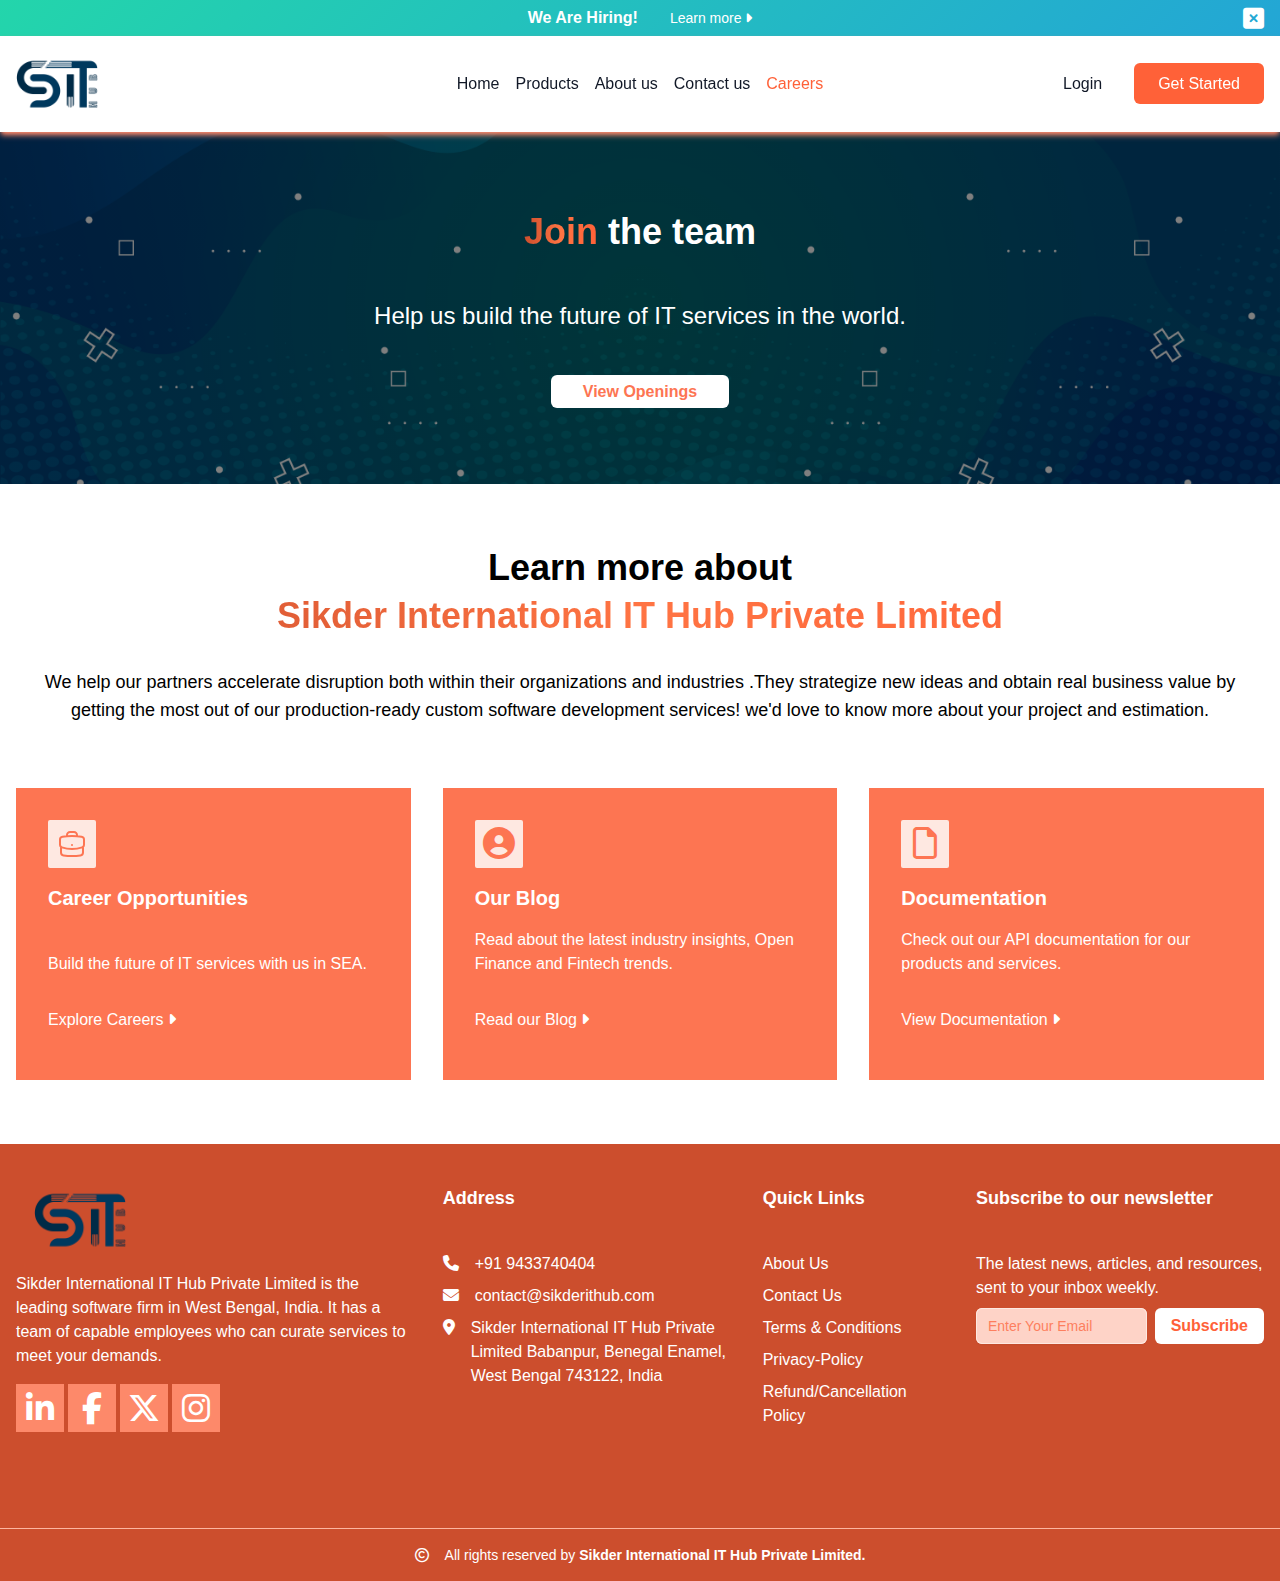
<file: public/careers.html>
<!DOCTYPE html>
<html lang="en">
<head>
    <meta charset="UTF-8">
    <meta http-equiv="X-UA-Compatible" content="IE=edge">
    <meta name="viewport" content="width=device-width, initial-scale=1.0">
    <meta property="og:image" content="../image/shikder_it.png">
    <meta name="description" content="Leading Software Development: Android, Web, iOS Apps & Full-Stack Solutions. Contact Sikder International IT Hub Private Limited for Innovative & Custom Software.">
    <title>Careers</title>
    <link rel="stylesheet" href="./tailwind.css">
    <link rel="stylesheet" href="https://cdnjs.cloudflare.com/ajax/libs/font-awesome/6.5.1/css/all.min.css">
</head>
<body class="font-roboto flex flex-col min-h-screen">
  <header class=" sticky top-0 z-50">
    <!-- ===================notice==================== -->
    <section id="job" class="place animate_bg">
      <div class=" relative container max-w-screen-xl mx-auto px-4 py-1.5">
        <div class="row">
          <div class="w-full px-4 flex flex-wrap items-center justify-center">
            <h3 class=" px-0 sm:px-4 font-bold text-white text-base">We Are Hiring!</h3>
            <a href="./careers02.html" class="block px-4 text-sm text-white">Learn more <span ><i class=" fa-solid fa-caret-right"></i></span></a>
          </div>
        </div>
        <span class="cross block absolute top-1/4 transform -translate-y-0.5 right-4 cursor-pointer text-white"><i class="fa-solid fa-xl fa-square-xmark"></i></span>
      </div>
    </section>
    <!-- ===================notice End==================== -->
    <!-- ================Navbar====================== -->
    <nav class=" bg-white shadow-md shadow-shikder-coral03">
      <div class=" relative container max-w-screen-xl mx-auto px-4 py-4">
        <div class="row items-center justify-between">
          <div class="w-full md:w-1/4">
<a href="../index.html"><img src="../image/sit_new_log.png" alt="Logo" class="h-16"></a>          </div>
          <div class="w-full md:w-2/4 px-4">
            <ul class=" nav-bar hidden lg:flex flex-wrap items-center justify-center space-x-4">
              <li class=" py-3"><a href="./index.html" class=" relative text-gray-900 hover:text-shikder-primary">Home</a></li>
              <li class=" py-3"><a href="./our_products.html" class=" relative text-gray-900 hover:text-shikder-primary">Products</a></li>
              
              <li class=" py-3"><a href="./about.html" class=" relative text-gray-900 hover:text-shikder-primary">About us</a></li>
              <!-- <li class=" py-3"><a href="javascript:;" class=" relative text-gray-900 hover:text-shikder-primary">Pricing</a></li> -->
              <li class=" py-3"><a href="./contacts.html" class=" relative text-gray-900 hover:text-shikder-primary">Contact us</a></li>
              <li class=" py-3"><a href="./careers.html" class=" relative text-shikder-primary">Careers</a></li>
              <!-- <li class=" py-3"><a href="javascript:;" class=" relative text-gray-900 hover:text-shikder-primary">Blog</a></li> -->
            </ul>
          </div>
          <div class="w-1/4 px-4">
            <ul class=" hidden lg:flex flex-wrap items-center justify-end gap-4">
              <li><a href="javascript:;" class=" px-4 py-3 text-gray-900 hover:text-shikder-primary">Login</a></li>
              <li><a href="./contacts.html" class=" px-6 py-3 bg-shikder-primary hover:bg-shikder-light hover:shadow-md shadow-shikder-light transition ease-in-out duration-300 rounded-md text-white">Get Started</a></li>
            </ul>
          </div>
          <!-- =================Mobile Menu Button=================== -->
          <a href="javascript:;" class="menu-toggle component-navicon closed absolute lg:hidden top-1/3 transform -translate-y-2 right-4">
            <span></span>
            <span></span>
            <span></span>
          </a>
          <!-- =================Mobile Menu Button End=================== -->
        </div>
        <!-- ========================Mobile Menu=============================== -->
        <div class="mobile-menu hidden lg:hidden relative">
          <ul class=" z-30 absolute top-2 w-full divide-y divide-shikder-coral07 bg-shikder-coral06 list rounded-sm shadow-xl">
            <li class=""><a href="./index.html" class=" relative flex p-4">Home</a></li>
            <li class=""><a href="./our_products.html" class=" relative flex p-4">Products</a></li>
            <li class=""><a href="./team.html" class=" relative flex p-4">Our Team</a></li>
            <li class=""><a href="./about.html" class=" relative flex p-4">About us</a></li>
            <!-- <li class=""><a href="javascript:;" class=" relative flex p-4">Pricing</a></li> -->
            <li class=""><a href="./contacts.html" class=" relative flex p-4">Contact us</a></li>
            <li class=""><a href="./careers.html" class=" relative flex p-4">Careers</a></li>
            <!-- <li class=""><a href="javascript:;" class=" relative flex p-4">Blog</a></li> -->
          </ul>
        </div>
        <!-- ========================Mobile Menu END=============================== -->
      </div>
    </nav>
    <!-- ================Navbar End====================== -->
  </header>
    <!-- =======================Join the team start==================== -->
    <section class="custom-bg-1">
      <div class="container mx-auto px-4">
          <div class="row">
              <div class="w-full flex justify-center items-center ">
                  <div class="text-center text-white my-10 md:my-16 space-y-6 md:space-y-8">
                      <h2 class="font-bold text-2xl md:text-4xl py-4"><span class="text-animation">Join</span> the team</h2>
                      <p class=" text-lg md:text-2xl">Help us build the future of IT services in the world.</p>
                      <div class="py-4">
                        <a class="px-8 py-2 bg-white text-shikder-coral01 capitalize rounded-md font-semibold hover:text-white hover:bg-shikder-coral01" href="./careers02.html">View openings</a>
                      </div>
                  </div>
              </div>
          </div>
      </div>
    </section>
    <!-- =======================Join the team end==================== -->
    <!-- =======================ShikderIT Start==================== -->
    <section class=" py-16">
      <div class="container max-w-screen-xl mx-auto px-4">
          <div class="row">
              <div class="w-full px-4 text-center space-y-4 md:space-y-8">
                <div class="space-y-2">
                  <h2 class=" font-bold text-2xl md:text-4xl text-black">Learn more about</h2>
                  <h2 class=" font-bold text-2xl md:text-4xl text-animation"> Sikder International IT Hub Private Limited</h2>
                </div>
                  <p class=" text-base sm:text-lg text-black pb-16">We help our partners accelerate disruption both within their organizations and industries .They strategize new ideas and obtain real business value by getting the most out of our production-ready custom software development services! we'd love to know more about your project and estimation.</p>
              </div>
              <div class=" w-full md:w-4/12 px-4 pb-4 md:pb-0">
                  <div class=" space-y-4 bg-shikder-coral01 p-8 h-full flex flex-col">
                      <div class=" w-12 h-12 rounded-sm bg-shikder-coral07 flex justify-center items-center">
                        <svg xmlns="http://www.w3.org/2000/svg" fill="none" viewBox="0 0 24 24" stroke-width="1.5" stroke="currentColor" class="w-8 h-8 text-shikder-coral01 font-bold">
                          <path stroke-linecap="round" stroke-linejoin="round" d="M20.25 14.15v4.25c0 1.094-.787 2.036-1.872 2.18-2.087.277-4.216.42-6.378.42s-4.291-.143-6.378-.42c-1.085-.144-1.872-1.086-1.872-2.18v-4.25m16.5 0a2.18 2.18 0 00.75-1.661V8.706c0-1.081-.768-2.015-1.837-2.175a48.114 48.114 0 00-3.413-.387m4.5 8.006c-.194.165-.42.295-.673.38A23.978 23.978 0 0112 15.75c-2.648 0-5.195-.429-7.577-1.22a2.016 2.016 0 01-.673-.38m0 0A2.18 2.18 0 013 12.489V8.706c0-1.081.768-2.015 1.837-2.175a48.111 48.111 0 013.413-.387m7.5 0V5.25A2.25 2.25 0 0013.5 3h-3a2.25 2.25 0 00-2.25 2.25v.894m7.5 0a48.667 48.667 0 00-7.5 0M12 12.75h.008v.008H12v-.008z" />
                        </svg>                        
                      </div>
                      <h3 class=" text-white font-bold text-xl flex-1">Career Opportunities</h3>
                      <p class=" text-white">Build the future of IT services with us in SEA.</p>
                      <div class="py-4">
                          <a href="./careers02.html" class=" text-white hover:text-shikder-coral07">Explore Careers <span><i class="fa-solid fa-caret-right"></i></span></a>
                      </div>
                  </div>
              </div>
              <div class=" w-full md:w-4/12 px-4 pb-4 md:pb-0">
                  <div class=" space-y-4 bg-shikder-coral01 p-8 h-full flex flex-col">
                      <div class=" w-12 h-12 pt-3 rounded-sm bg-shikder-coral07">
                          <i class=" p-2 fa-solid fa-2xl fa-circle-user text-shikder-coral01"></i>
                      </div>
                      <h3 class=" text-white font-bold text-xl flex-1">Our Blog </h3>
                      <p class=" text-white">Read about the latest industry insights, Open Finance and Fintech trends. </p>
                      <div class="py-4">
                          <a href="javascript:;" class=" text-white hover:text-shikder-coral07">Read our Blog <span><i class="fa-solid fa-caret-right"></i></span></a>
                      </div>
                  </div>
              </div>
              <div class=" w-full md:w-4/12 px-4">
                  <div class=" space-y-4 bg-shikder-coral01 p-8 h-full flex flex-col">
                      <div class=" w-12 h-12 pt-3 rounded-sm bg-shikder-coral07">
                          <i class=" p-2 fa-regular fa-2xl fa-file ml-1 text-shikder-coral01"></i>
                      </div>
                      <h3 class=" text-white font-bold text-xl flex-1">Documentation </h3>
                      <p class=" text-white">Check out our API documentation for our products and services.</p>
                      <div class="py-4 -mr-2">
                          <a href="javascript:;" class=" text-white hover:text-shikder-coral07">View Documentation <span><i class="fa-solid fa-caret-right"></i></span></a>
                      </div>
                  </div>
              </div>
          </div>
      </div>
    </section>
    <!-- =======================ShikderIT end==================== -->
   <!-- ===============Footer Section Start============== -->
<section class="py-10 bg-shikder-dark">
  <div class="container max-w-screen-xl mx-auto px-4">
    <div class="row">
      <div class="w-full sm:w-6/12 md:w-5/12 lg:w-4/12 px-4">
        <div class="w-full space-y-4">
          <a href="./index.html">
            <img src="../image/sit_new_log.png" alt="logo" class="w-32">
          </a>
          <p class="text-white text-base">Sikder International IT Hub Private Limited is the leading software firm in West Bengal, India. It has a team of capable employees who can curate services to meet your demands.</p>
        </div>
        <div class="w-full my-4">
          <div class="flex flex-nowrap justify-start items-center gap-1 text-white">
            <div class="">
              <a href="javascript:;" class="w-12 h-12 flex justify-center items-center bg-shikder-coral03 transform hover:-translate-y-2 duration-300 ease-in-out"><i class="fa-2x fa-brands fa-linkedin-in"></i></a>
            </div>
            <div class="">
              <a href="javascript:;" class="w-12 h-12 flex justify-center items-center bg-shikder-coral03 transform hover:-translate-y-2 duration-300 ease-in-out"><i class="fa-2x fa-brands fa-facebook-f"></i></a>
            </div>
            <div class="">
              <a href="javascript:;" class="w-12 h-12 flex justify-center items-center bg-shikder-coral03 transform hover:-translate-y-2 duration-300 ease-in-out"><i class="fa-2x fa-brands fa-x-twitter"></i></a>
            </div>
            <div class="">
              <a href="javascript:;" class="w-12 h-12 flex justify-center items-center bg-shikder-coral03 transform hover:-translate-y-2 duration-300 ease-in-out"><i class="fa-2x fa-brands fa-instagram"></i></a>
            </div>
          </div>
        </div>
      </div>
      <div class="w-full sm:w-6/12 md:w-4/12 lg:w-3/12 px-4 pt-12 sm:pt-0">
        <div class="w-full space-y-4 sm:space-y-10">
          <h3 class="text-lg text-white font-bold">Address</h3>
          <ul class="space-y-2 text-white">
            <li><a href="tel:+919433740404" class=" flex flex-nowrap gap-4 hover:text-gray-300 transition duration-300"><span class=""><i class="fa-solid fa-phone"></i></span><p>+91 9433740404</p></a></li>
            <li><a href="mailto:contact@sikderithub.com" class=" flex flex-nowrap gap-4 hover:text-gray-300 transition duration-300"><span class=""><i class="fa-solid fa-envelope"></i></span><p>contact@sikderithub.com</p></a></li>
            <li><a href="https://maps.app.goo.gl/EeKEMpZKAsKAzyBcA" class=" flex flex-nowrap gap-4 hover:text-gray-300 transition duration-300"><span class=""><i class="fa-solid fa-location-dot"></i></span><p>Sikder International IT Hub Private Limited Babanpur, Benegal Enamel, West Bengal 743122, India</p></a></li>
          </ul>
        </div>
      </div>
      <div class="w-full sm:w-6/12 md:w-3/12 lg:w-2/12 px-4 pt-12 md:pt-0">
        <div class="w-full space-y-4 sm:space-y-10">
          <h3 class="text-lg text-white font-bold">Quick Links</h3>
          <ul class="space-y-2 text-white">
            <!-- <li><a href="./index.html" class="hover:text-gray-300 transition duration-300">Home</a></li> -->
            <!-- <li><a href="./team.html" class="hover:text-gray-300 transition duration-300">Our Team</a></li> -->
            <li><a href="./about.html" class="hover:text-gray-300 transition duration-300">About Us</a></li>
            <li><a href="./contacts.html" class="hover:text-gray-300 transition duration-300">Contact Us</a></li>
            <li><a href="./terms.html" class="hover:text-gray-300 transition duration-300">Terms & Conditions</a></li>
            <li><a href="./policy.html" class="hover:text-gray-300 transition duration-300">Privacy-Policy</a></li>
            <li><a href="./refund.html" class="hover:text-gray-300 transition duration-300">Refund/Cancellation Policy</a></li>
          </ul>
        </div>
      </div>
      <div class="w-full sm:w-6/12 lg:w-3/12 px-4 pt-12 lg:pt-0">
        <div class="w-full space-y-4 sm:space-y-10">
          <h3 class="text-lg text-white font-bold">Subscribe to our newsletter</h3>
          <div class="space-y-2">
            <p class="text-white text-base">The latest news, articles, and resources, sent to your inbox weekly.</p>
            <form action="" class="flex flex-nowrap gap-2">
              <input type="email" name="email" autocomplete="email" placeholder="Enter Your Email" class="block w-full rounded-md bg-shikder-coral06 text-shikder-secondary border-0 py-1.5 px-3 shadow-sm ring-1 ring-inset ring-shikder-coral07 focus:ring-shikder-coral05 placeholder:text-shikder-coral02 focus:outline-none sm:text-sm sm:leading-6">
              <button class="py-1.5 px-4 text-shikder-primary hover:text-white font-bold bg-white hover:bg-shikder-primary transition duration-300 ease-in-out rounded-md">Subscribe</button>
            </form>
          </div>
        </div>
      </div>
    </div>
  </div>
</section>
<!-- ===============Footer Section End============== -->
<!-- ===============Border Start============== -->
<section class="mt-auto pt-10 bg-shikder-dark">
  <div class="container max-w-screen-xl mx-auto px-4">
    <div class="row">
      <div class="w-full px-4 border-t border-shikder-coral05"></div>
    </div>
  </div>
</section>
<!-- ===============Border End============== -->
<!-- ===============Right Reserved Start============== -->
<section class="py-4 bg-shikder-dark">
  <div class="container max-w-screen-xl mx-auto px-4">
    <div class="row">
      <div class="w-full px-4">
        <p class=" text-white text-sm text-center"><span class="pr-4"><i class="fa-regular fa-copyright"></i></span>All rights reserved by <a href="./index.html" class="font-semibold ">Sikder International IT Hub Private Limited</span>.</a>
      </div>
    </div>
  </div>
</section>
<!-- ===============Right Reserved End============== -->

    <script src="../js/index.js"></script>
</body>
</html>
</file>
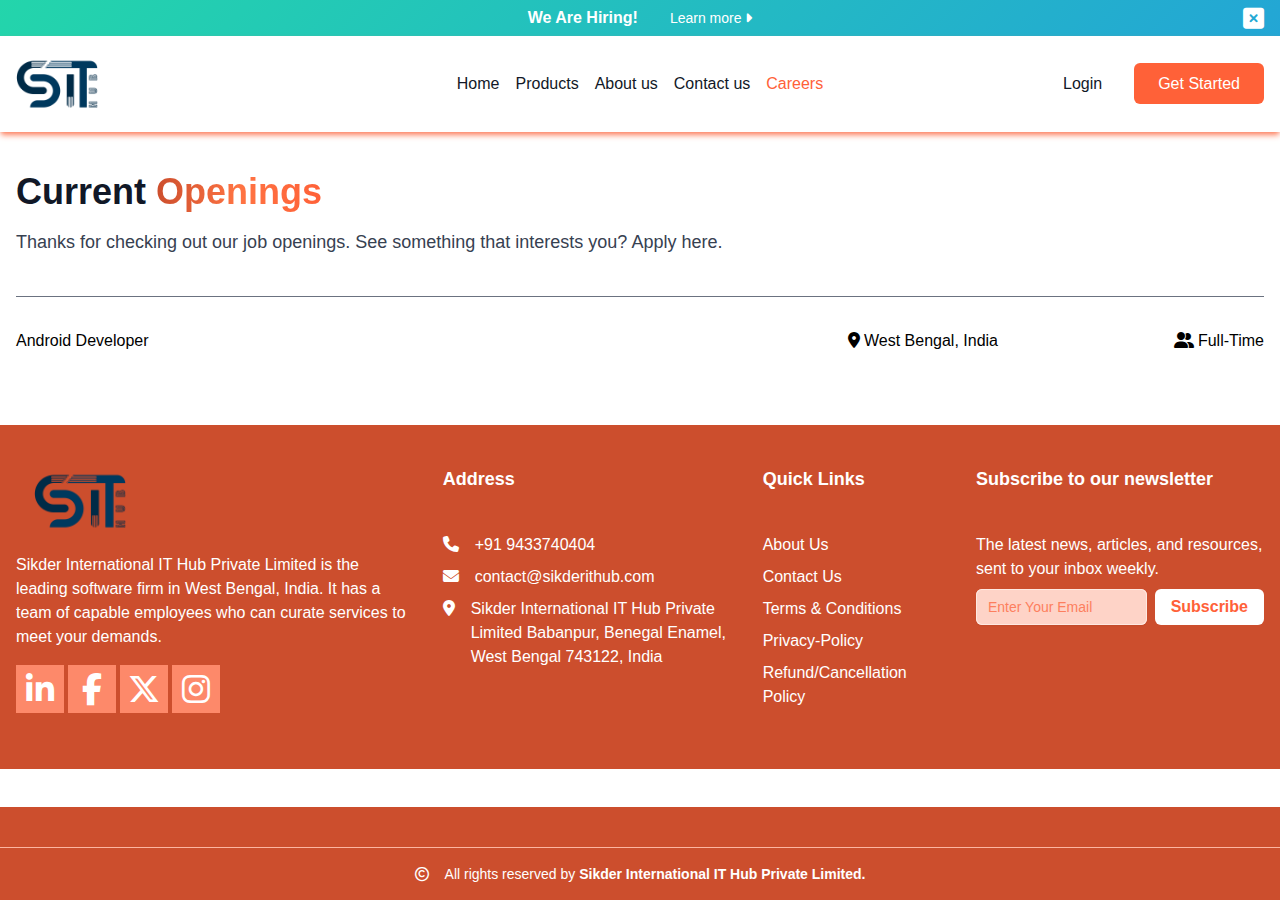
<file: public/careers02.html>
<!DOCTYPE html>
<html lang="en">
<head>
    <meta charset="UTF-8">
    <meta http-equiv="X-UA-Compatible" content="IE=edge">
    <meta name="viewport" content="width=device-width, initial-scale=1.0">
    <meta property="og:image" content="../image/shikder_it.png">
    <meta name="description" content="Leading Software Development: Android, Web, iOS Apps & Full-Stack Solutions. Contact Sikder International IT Hub Private Limited for Innovative & Custom Software.">
    <title>Careers</title>
    <link rel="stylesheet" href="./tailwind.css">
    <link rel="stylesheet" href="https://cdnjs.cloudflare.com/ajax/libs/font-awesome/6.5.1/css/all.min.css">
</head>
<body class="font-roboto flex flex-col min-h-screen">
  <header class=" sticky top-0 z-50">
    <!-- ===================notice==================== -->
    <section id="job" class="place animate_bg">
      <div class=" relative container max-w-screen-xl mx-auto px-4 py-1.5">
        <div class="row">
          <div class="w-full px-4 flex flex-wrap items-center justify-center">
            <h3 class=" px-0 sm:px-4 font-bold text-white text-base">We Are Hiring!</h3>
            <a href="./careers02.html" class="block px-4 text-sm text-white">Learn more <span ><i class=" fa-solid fa-caret-right"></i></span></a>
          </div>
        </div>
        <span class="cross block absolute top-1/4 transform -translate-y-0.5 right-4 cursor-pointer text-white"><i class="fa-solid fa-xl fa-square-xmark"></i></span>
      </div>
    </section>
    <!-- ===================notice End==================== -->
    <!-- ================Navbar====================== -->
    <nav class=" bg-white shadow-md shadow-shikder-coral03">
      <div class=" relative container max-w-screen-xl mx-auto px-4 py-4">
        <div class="row items-center justify-between">
          <div class="w-full md:w-1/4">
<a href="../index.html"><img src="../image/sit_new_log.png" alt="Logo" class="h-16"></a>          </div>
          <div class="w-full md:w-2/4 px-4">
            <ul class=" nav-bar hidden lg:flex flex-wrap items-center justify-center space-x-4">
              <li class=" py-3"><a href="./index.html" class=" relative text-gray-900 hover:text-shikder-primary">Home</a></li>
              <li class=" py-3"><a href="./our_products.html" class=" relative text-gray-900 hover:text-shikder-primary">Products</a></li>
              
              <li class=" py-3"><a href="./about.html" class=" relative text-gray-900 hover:text-shikder-primary">About us</a></li>
              <!-- <li class=" py-3"><a href="javascript:;" class=" relative text-gray-900 hover:text-shikder-primary">Pricing</a></li> -->
              <li class=" py-3"><a href="./contacts.html" class=" relative text-gray-900 hover:text-shikder-primary">Contact us</a></li>
              <li class=" py-3"><a href="./careers.html" class=" relative text-shikder-primary">Careers</a></li>
              <!-- <li class=" py-3"><a href="javascript:;" class=" relative text-gray-900 hover:text-shikder-primary">Blog</a></li> -->
            </ul>
          </div>
          <div class="w-1/4 px-4">
            <ul class=" hidden lg:flex flex-wrap items-center justify-end gap-4">
              <li><a href="javascript:;" class=" px-4 py-3 text-gray-900 hover:text-shikder-primary">Login</a></li>
              <li><a href="./contacts.html" class=" px-6 py-3 bg-shikder-primary hover:bg-shikder-light hover:shadow-md shadow-shikder-light transition ease-in-out duration-300 rounded-md text-white">Get Started</a></li>
            </ul>
          </div>
          <!-- =================Mobile Menu Button=================== -->
          <a href="javascript:;" class="menu-toggle component-navicon closed absolute lg:hidden top-1/3 transform -translate-y-2 right-4">
            <span></span>
            <span></span>
            <span></span>
          </a>
          <!-- =================Mobile Menu Button End=================== -->
        </div>
        <!-- ========================Mobile Menu=============================== -->
        <div class="mobile-menu hidden lg:hidden relative">
          <ul class=" z-30 absolute top-2 w-full divide-y divide-shikder-coral07 bg-shikder-coral06 list rounded-sm shadow-xl">
            <li class=""><a href="./index.html" class=" relative flex p-4">Home</a></li>
            <li class=""><a href="./our_products.html" class=" relative flex p-4">Products</a></li>
            <li class=""><a href="./team.html" class=" relative flex p-4">Our Team</a></li>
            <li class=""><a href="./about.html" class=" relative flex p-4">About us</a></li>
            <!-- <li class=""><a href="javascript:;" class=" relative flex p-4">Pricing</a></li> -->
            <li class=""><a href="./contacts.html" class=" relative flex p-4">Contact us</a></li>
            <li class=""><a href="./careers.html" class=" relative flex p-4">Careers</a></li>
            <!-- <li class=""><a href="javascript:;" class=" relative flex p-4">Blog</a></li> -->
          </ul>
        </div>
        <!-- ========================Mobile Menu END=============================== -->
      </div>
    </nav>
    <!-- ================Navbar End====================== -->
  </header>
    <!-- =======================Current Openings start==================== -->
    <section class="py-10">
      <div class="container max-w-screen-xl mx-auto px-4">
          <div class="row">
              <div class="w-full px-4 space-y-4 pb-10">
                  <h2 class="font-bold text-2xl md:text-4xl text-gray-900">Current <span class="text-animation">Openings</span></h2>
                  <p class="text-base md:text-lg text-gray-700">Thanks for checking out our job openings. See something that interests you? Apply here.</p>
              </div>
              <div class="w-full flex text-sm md:text-base py-8 border-t border-gray-500 mx-4">
                  <div class=" w-6/12 md:w-8/12">
                    <a href="./careers03.html" class="hover:text-shikder-primary">Android Developer</a>
                  </div>
                  <div class=" w-6/12 md:w-4/12 flex justify-between">
                    <div class="">
                      <p><span class=" mr-1"><i class="fa-solid fa-location-dot"></i></span>West Bengal, India</p>
                    </div>
                    <div class="">
                      <p><span class=" mr-1"><i class="fa-solid fa-user-group"></i></span>Full-Time</p>
                    </div>
                  </div>
              </div>
          </div>
      </div>
    </section>
    <!-- =======================Current Openings end==================== -->
    
    <!-- ===============Footer Section Start============== -->
<section class="py-10 bg-shikder-dark">
  <div class="container max-w-screen-xl mx-auto px-4">
    <div class="row">
      <div class="w-full sm:w-6/12 md:w-5/12 lg:w-4/12 px-4">
        <div class="w-full space-y-4">
          <a href="./index.html">
            <img src="../image/sit_new_log.png" alt="logo" class="w-32">
          </a>
          <p class="text-white text-base">Sikder International IT Hub Private Limited is the leading software firm in West Bengal, India. It has a team of capable employees who can curate services to meet your demands.</p>
        </div>
        <div class="w-full my-4">
          <div class="flex flex-nowrap justify-start items-center gap-1 text-white">
            <div class="">
              <a href="javascript:;" class="w-12 h-12 flex justify-center items-center bg-shikder-coral03 transform hover:-translate-y-2 duration-300 ease-in-out"><i class="fa-2x fa-brands fa-linkedin-in"></i></a>
            </div>
            <div class="">
              <a href="javascript:;" class="w-12 h-12 flex justify-center items-center bg-shikder-coral03 transform hover:-translate-y-2 duration-300 ease-in-out"><i class="fa-2x fa-brands fa-facebook-f"></i></a>
            </div>
            <div class="">
              <a href="javascript:;" class="w-12 h-12 flex justify-center items-center bg-shikder-coral03 transform hover:-translate-y-2 duration-300 ease-in-out"><i class="fa-2x fa-brands fa-x-twitter"></i></a>
            </div>
            <div class="">
              <a href="javascript:;" class="w-12 h-12 flex justify-center items-center bg-shikder-coral03 transform hover:-translate-y-2 duration-300 ease-in-out"><i class="fa-2x fa-brands fa-instagram"></i></a>
            </div>
          </div>
        </div>
      </div>
      <div class="w-full sm:w-6/12 md:w-4/12 lg:w-3/12 px-4 pt-12 sm:pt-0">
        <div class="w-full space-y-4 sm:space-y-10">
          <h3 class="text-lg text-white font-bold">Address</h3>
          <ul class="space-y-2 text-white">
            <li><a href="tel:+919433740404" class=" flex flex-nowrap gap-4 hover:text-gray-300 transition duration-300"><span class=""><i class="fa-solid fa-phone"></i></span><p>+91 9433740404</p></a></li>
            <li><a href="mailto:contact@sikderithub.com" class=" flex flex-nowrap gap-4 hover:text-gray-300 transition duration-300"><span class=""><i class="fa-solid fa-envelope"></i></span><p>contact@sikderithub.com</p></a></li>
            <li><a href="https://maps.app.goo.gl/EeKEMpZKAsKAzyBcA" class=" flex flex-nowrap gap-4 hover:text-gray-300 transition duration-300"><span class=""><i class="fa-solid fa-location-dot"></i></span><p>Sikder International IT Hub Private Limited Babanpur, Benegal Enamel, West Bengal 743122, India</p></a></li>
          </ul>
        </div>
      </div>
      <div class="w-full sm:w-6/12 md:w-3/12 lg:w-2/12 px-4 pt-12 md:pt-0">
        <div class="w-full space-y-4 sm:space-y-10">
          <h3 class="text-lg text-white font-bold">Quick Links</h3>
          <ul class="space-y-2 text-white">
            <!-- <li><a href="./index.html" class="hover:text-gray-300 transition duration-300">Home</a></li> -->
            <!-- <li><a href="./team.html" class="hover:text-gray-300 transition duration-300">Our Team</a></li> -->
            <li><a href="./about.html" class="hover:text-gray-300 transition duration-300">About Us</a></li>
            <li><a href="./contacts.html" class="hover:text-gray-300 transition duration-300">Contact Us</a></li>
            <li><a href="./terms.html" class="hover:text-gray-300 transition duration-300">Terms & Conditions</a></li>
            <li><a href="./policy.html" class="hover:text-gray-300 transition duration-300">Privacy-Policy</a></li>
            <li><a href="./refund.html" class="hover:text-gray-300 transition duration-300">Refund/Cancellation Policy</a></li>
          </ul>
        </div>
      </div>
      <div class="w-full sm:w-6/12 lg:w-3/12 px-4 pt-12 lg:pt-0">
        <div class="w-full space-y-4 sm:space-y-10">
          <h3 class="text-lg text-white font-bold">Subscribe to our newsletter</h3>
          <div class="space-y-2">
            <p class="text-white text-base">The latest news, articles, and resources, sent to your inbox weekly.</p>
            <form action="" class="flex flex-nowrap gap-2">
              <input type="email" name="email" autocomplete="email" placeholder="Enter Your Email" class="block w-full rounded-md bg-shikder-coral06 text-shikder-secondary border-0 py-1.5 px-3 shadow-sm ring-1 ring-inset ring-shikder-coral07 focus:ring-shikder-coral05 placeholder:text-shikder-coral02 focus:outline-none sm:text-sm sm:leading-6">
              <button class="py-1.5 px-4 text-shikder-primary hover:text-white font-bold bg-white hover:bg-shikder-primary transition duration-300 ease-in-out rounded-md">Subscribe</button>
            </form>
          </div>
        </div>
      </div>
    </div>
  </div>
</section>
<!-- ===============Footer Section End============== -->
<!-- ===============Border Start============== -->
<section class="mt-auto pt-10 bg-shikder-dark">
  <div class="container max-w-screen-xl mx-auto px-4">
    <div class="row">
      <div class="w-full px-4 border-t border-shikder-coral05"></div>
    </div>
  </div>
</section>
<!-- ===============Border End============== -->
<!-- ===============Right Reserved Start============== -->
<section class="py-4 bg-shikder-dark">
  <div class="container max-w-screen-xl mx-auto px-4">
    <div class="row">
      <div class="w-full px-4">
        <p class=" text-white text-sm text-center"><span class="pr-4"><i class="fa-regular fa-copyright"></i></span>All rights reserved by <a href="./index.html" class="font-semibold ">Sikder International IT Hub Private Limited</span>.</a>
      </div>
    </div>
  </div>
</section>
<!-- ===============Right Reserved End============== -->

    <script src="../js/index.js"></script>
</body>
</html>
</file>
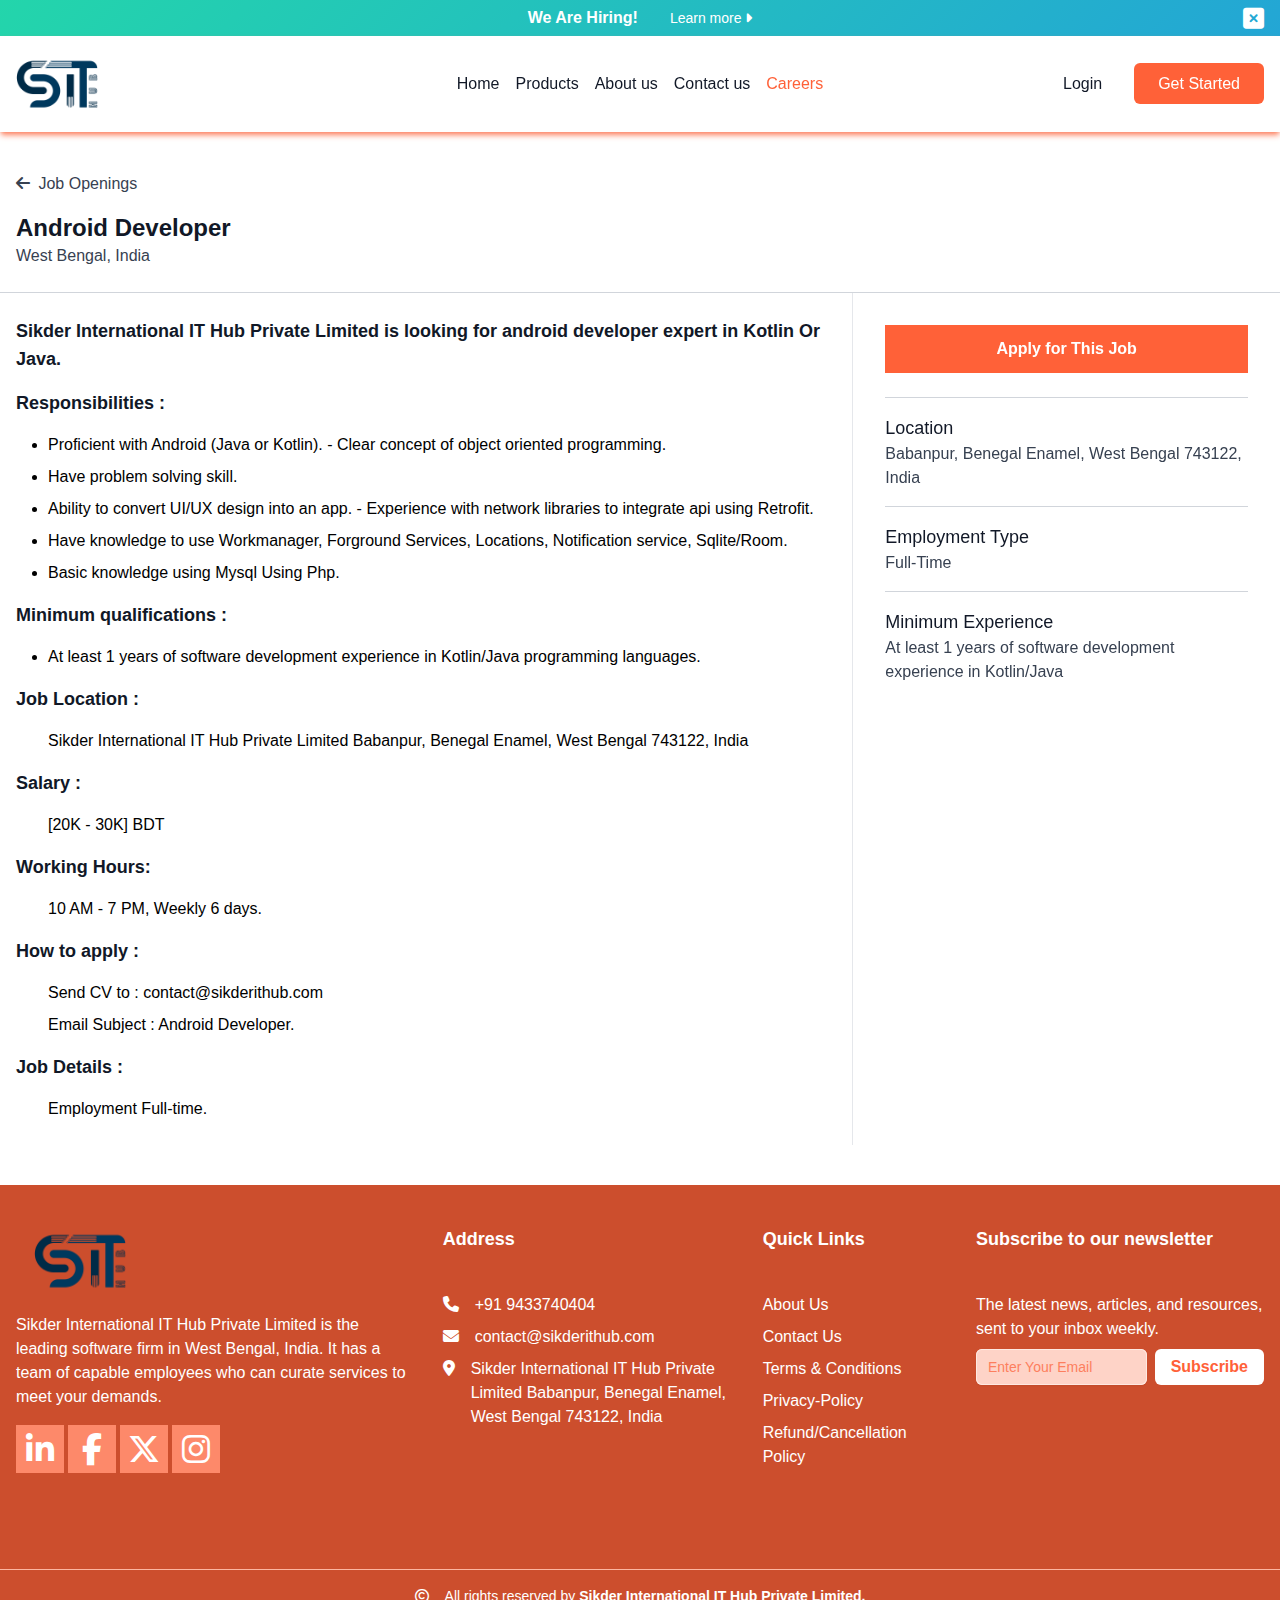
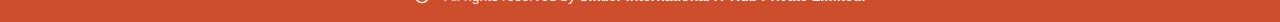
<file: public/careers03.html>
<!DOCTYPE html>
<html lang="en">
<head>
    <meta charset="UTF-8">
    <meta http-equiv="X-UA-Compatible" content="IE=edge">
    <meta name="viewport" content="width=device-width, initial-scale=1.0">
    <meta property="og:image" content="../image/shikder_it.png">
    <meta name="description" content="Leading Software Development: Android, Web, iOS Apps & Full-Stack Solutions. Contact Sikder International IT Hub Private Limited for Innovative & Custom Software.">
    <title>Careers</title>
    <link rel="stylesheet" href="./tailwind.css">
    <link rel="stylesheet" href="https://cdnjs.cloudflare.com/ajax/libs/font-awesome/6.5.1/css/all.min.css">
</head>
<body class="font-roboto flex flex-col min-h-screen">
  <header class=" sticky top-0 z-50">
    <!-- ===================notice==================== -->
    <section id="job" class="place animate_bg">
      <div class=" relative container max-w-screen-xl mx-auto px-4 py-1.5">
        <div class="row">
          <div class="w-full px-4 flex flex-wrap items-center justify-center">
            <h3 class=" px-0 sm:px-4 font-bold text-white text-base">We Are Hiring!</h3>
            <a href="./careers02.html" class="block px-4 text-sm text-white">Learn more <span ><i class=" fa-solid fa-caret-right"></i></span></a>
          </div>
        </div>
        <span class="cross block absolute top-1/4 transform -translate-y-0.5 right-4 cursor-pointer text-white"><i class="fa-solid fa-xl fa-square-xmark"></i></span>
      </div>
    </section>
    <!-- ===================notice End==================== -->
    <!-- ================Navbar====================== -->
    <nav class=" bg-white shadow-md shadow-shikder-coral03">
      <div class=" relative container max-w-screen-xl mx-auto px-4 py-4">
        <div class="row items-center justify-between">
          <div class="w-full md:w-1/4">
<a href="../index.html"><img src="../image/sit_new_log.png" alt="Logo" class="h-16"></a>          </div>
          <div class="w-full md:w-2/4 px-4">
            <ul class=" nav-bar hidden lg:flex flex-wrap items-center justify-center space-x-4">
              <li class=" py-3"><a href="./index.html" class=" relative text-gray-900 hover:text-shikder-primary">Home</a></li>
              <li class=" py-3"><a href="./our_products.html" class=" relative text-gray-900 hover:text-shikder-primary">Products</a></li>
              
              <li class=" py-3"><a href="./about.html" class=" relative text-gray-900 hover:text-shikder-primary">About us</a></li>
              <!-- <li class=" py-3"><a href="javascript:;" class=" relative text-gray-900 hover:text-shikder-primary">Pricing</a></li> -->
              <li class=" py-3"><a href="./contacts.html" class=" relative text-gray-900 hover:text-shikder-primary">Contact us</a></li>
              <li class=" py-3"><a href="./careers.html" class=" relative text-shikder-primary">Careers</a></li>
              <!-- <li class=" py-3"><a href="javascript:;" class=" relative text-gray-900 hover:text-shikder-primary">Blog</a></li> -->
            </ul>
          </div>
          <div class="w-1/4 px-4">
            <ul class=" hidden lg:flex flex-wrap items-center justify-end gap-4">
              <li><a href="javascript:;" class=" px-4 py-3 text-gray-900 hover:text-shikder-primary">Login</a></li>
              <li><a href="./contacts.html" class=" px-6 py-3 bg-shikder-primary hover:bg-shikder-light hover:shadow-md shadow-shikder-light transition ease-in-out duration-300 rounded-md text-white">Get Started</a></li>
            </ul>
          </div>
          <!-- =================Mobile Menu Button=================== -->
          <a href="javascript:;" class="menu-toggle component-navicon closed absolute lg:hidden top-1/3 transform -translate-y-2 right-4">
            <span></span>
            <span></span>
            <span></span>
          </a>
          <!-- =================Mobile Menu Button End=================== -->
        </div>
        <!-- ========================Mobile Menu=============================== -->
        <div class="mobile-menu hidden lg:hidden relative">
          <ul class=" z-30 absolute top-2 w-full divide-y divide-shikder-coral07 bg-shikder-coral06 list rounded-sm shadow-xl">
            <li class=""><a href="./index.html" class=" relative flex p-4">Home</a></li>
            <li class=""><a href="./our_products.html" class=" relative flex p-4">Products</a></li>
            <li class=""><a href="./team.html" class=" relative flex p-4">Our Team</a></li>
            <li class=""><a href="./about.html" class=" relative flex p-4">About us</a></li>
            <!-- <li class=""><a href="javascript:;" class=" relative flex p-4">Pricing</a></li> -->
            <li class=""><a href="./contacts.html" class=" relative flex p-4">Contact us</a></li>
            <li class=""><a href="./careers.html" class=" relative flex p-4">Careers</a></li>
            <!-- <li class=""><a href="javascript:;" class=" relative flex p-4">Blog</a></li> -->
          </ul>
        </div>
        <!-- ========================Mobile Menu END=============================== -->
      </div>
    </nav>
    <!-- ================Navbar End====================== -->
  </header>
    <!-- =======================Current Openings start==================== -->
    <section class="py-10">
      <div class="container mx-auto max-w-screen-xl px-4">
          <div class="row">
            <div class="w-full border-b border-gray-300 pb-6 px-4">
              <p class="pb-4"><a href="./careers02.html" class="text-gray-700 hover:text-shikder-primary"><span class="mr-1"><i class="fas fa-arrow-left"></i></span> Job Openings</a></p>
              <h2 class="text-2xl font-bold text-gray-900">Android Developer</h2>
              <p class="text-gray-700">West Bengal, India</p>
            </div>
            <div class=" w-full md:w-8/12 py-6 px-4  md:border-r border-bg-color-3">
                <p class=" text-gray-900 font-bold text-base md:text-lg"> Sikder International IT Hub Private Limited is looking for android developer expert in Kotlin Or Java.</p>
                <h2 class="text-lg font-bold text-gray-900 py-4">Responsibilities :</h2>
                <ul class=" space-y-2 list-disc ml-8">
                  <li>Proficient with Android (Java or Kotlin). - Clear concept of object oriented programming.</li>
                  <li>Have problem solving skill.</li>
                  <li>Ability to convert UI/UX design into an app. - Experience with network libraries to integrate api using Retrofit.</li>
                  <li>Have knowledge to use Workmanager, Forground Services, Locations, Notification service, Sqlite/Room.</li>
                  <li>Basic knowledge using Mysql Using Php.</li>
                </ul>

                <h2 class="text-lg font-bold text-gray-900 py-4">Minimum qualifications :</h2>
                
                <ul class=" space-y-2 list-disc ml-8">
                  <li>At least 1 years of software development experience in Kotlin/Java programming languages.</li>
                </ul>
                
                <h2 class="text-lg font-bold text-gray-900 py-4">Job Location :</h2>
                <ul class=" space-y-2 ml-8">
                  <li>Sikder International IT Hub Private Limited Babanpur, Benegal Enamel, West Bengal 743122, India</li>
                </ul>

                <h2 class="text-lg font-bold text-gray-900 py-4">Salary :</h2>
                <ul class=" space-y-2 ml-8">
                  <li>[20K - 30K] BDT</li>
                </ul>
                 
                <h2 class="text-lg font-bold text-gray-900 py-4">Working Hours:</h2>
                <ul class=" space-y-2 ml-8">
                  <li>10 AM - 7 PM, Weekly 6 days.</li>
                </ul>
                 
                <h2 class="text-lg font-bold text-gray-900 py-4">How to apply :</h2>
                <ul class=" space-y-2 ml-8">
                  <li>Send CV to : contact@sikderithub.com</li>
                  <li>Email Subject : Android Developer.</li>
                </ul>
                 
                <h2 class="text-lg font-bold text-gray-900 py-4">Job Details :</h2>
                <ul class=" space-y-2 ml-8">
                  <li>Employment Full-time.</li>
                </ul>
            </div>
            <div class=" w-full md:w-4/12">
              <form action="" class=" sticky top-32 z-40 p-8 w-full space-y-4">
                <a href="mailto:contact@sikderithub.com" class=" w-full flex justify-center text-white font-bold py-3 px-4 bg-shikder-primary hover:bg-shikder-light">Apply for This Job</a>
                <div class=" pt-2 w-full border-b border-gray-300"></div>
                <!-- <div>
                  <p class=" text-gray-500">Link to This Job</p>
                  <input type="email" name="email" id="" class=" px-2 py-1 w-full focus:outline-none border border-gray-300 focus-within:border-gray-500">
                  <div class=" flex justify-end space-x-6 mt-2">
                    <a href="" class=" text-color-1 hover:text-gradient text-3xl" ><i class=" fa-brands fa-linkedin"></i></a>
                    <a href="" class=" text-color-1 hover:text-gradient text-3xl" ><i class=" fa-brands fa-twitter "></i></a>
                    <a href="" class=" text-color-1 hover:text-gradient text-3xl " ><i class="fa-brands fa-square-facebook"></i></a>
                  </div>
                </div> -->
                <div class=" pb-4 border-b border-gray-300">
                  <h3 class=" text-lg text-gray-900">Location</h3>
                  <p class=" text-gray-700">Babanpur, Benegal Enamel, West Bengal 743122, India</p>
                </div>
                <div class=" pb-4 border-b border-gray-300">
                  <h3 class=" text-lg text-gray-900">Employment Type</h3>
                  <p class=" text-gray-700">Full-Time</p>
                </div>
                <div class="">
                  <h3 class=" text-lg text-gray-900">Minimum Experience</h3>
                  <p class=" text-gray-700">At least 1 years of software development experience in Kotlin/Java</p>
                </div>
              </form>
              
            </div>
          </div>
      </div>
    </section>
    <!-- =======================Current Openings end==================== -->
    
    <!-- ===============Footer Section Start============== -->
<section class="py-10 bg-shikder-dark">
  <div class="container max-w-screen-xl mx-auto px-4">
    <div class="row">
      <div class="w-full sm:w-6/12 md:w-5/12 lg:w-4/12 px-4">
        <div class="w-full space-y-4">
          <a href="./index.html">
            <img src="../image/sit_new_log.png" alt="logo" class="w-32">
          </a>
          <p class="text-white text-base">Sikder International IT Hub Private Limited is the leading software firm in West Bengal, India. It has a team of capable employees who can curate services to meet your demands.</p>
        </div>
        <div class="w-full my-4">
          <div class="flex flex-nowrap justify-start items-center gap-1 text-white">
            <div class="">
              <a href="javascript:;" class="w-12 h-12 flex justify-center items-center bg-shikder-coral03 transform hover:-translate-y-2 duration-300 ease-in-out"><i class="fa-2x fa-brands fa-linkedin-in"></i></a>
            </div>
            <div class="">
              <a href="javascript:;" class="w-12 h-12 flex justify-center items-center bg-shikder-coral03 transform hover:-translate-y-2 duration-300 ease-in-out"><i class="fa-2x fa-brands fa-facebook-f"></i></a>
            </div>
            <div class="">
              <a href="javascript:;" class="w-12 h-12 flex justify-center items-center bg-shikder-coral03 transform hover:-translate-y-2 duration-300 ease-in-out"><i class="fa-2x fa-brands fa-x-twitter"></i></a>
            </div>
            <div class="">
              <a href="javascript:;" class="w-12 h-12 flex justify-center items-center bg-shikder-coral03 transform hover:-translate-y-2 duration-300 ease-in-out"><i class="fa-2x fa-brands fa-instagram"></i></a>
            </div>
          </div>
        </div>
      </div>
      <div class="w-full sm:w-6/12 md:w-4/12 lg:w-3/12 px-4 pt-12 sm:pt-0">
        <div class="w-full space-y-4 sm:space-y-10">
          <h3 class="text-lg text-white font-bold">Address</h3>
          <ul class="space-y-2 text-white">
            <li><a href="tel:+919433740404" class=" flex flex-nowrap gap-4 hover:text-gray-300 transition duration-300"><span class=""><i class="fa-solid fa-phone"></i></span><p>+91 9433740404</p></a></li>
            <li><a href="mailto:contact@sikderithub.com" class=" flex flex-nowrap gap-4 hover:text-gray-300 transition duration-300"><span class=""><i class="fa-solid fa-envelope"></i></span><p>contact@sikderithub.com</p></a></li>
            <li><a href="https://maps.app.goo.gl/EeKEMpZKAsKAzyBcA" class=" flex flex-nowrap gap-4 hover:text-gray-300 transition duration-300"><span class=""><i class="fa-solid fa-location-dot"></i></span><p>Sikder International IT Hub Private Limited Babanpur, Benegal Enamel, West Bengal 743122, India</p></a></li>
          </ul>
        </div>
      </div>
      <div class="w-full sm:w-6/12 md:w-3/12 lg:w-2/12 px-4 pt-12 md:pt-0">
        <div class="w-full space-y-4 sm:space-y-10">
          <h3 class="text-lg text-white font-bold">Quick Links</h3>
          <ul class="space-y-2 text-white">
            <!-- <li><a href="./index.html" class="hover:text-gray-300 transition duration-300">Home</a></li> -->
            <!-- <li><a href="./team.html" class="hover:text-gray-300 transition duration-300">Our Team</a></li> -->
            <li><a href="./about.html" class="hover:text-gray-300 transition duration-300">About Us</a></li>
            <li><a href="./contacts.html" class="hover:text-gray-300 transition duration-300">Contact Us</a></li>
            <li><a href="./terms.html" class="hover:text-gray-300 transition duration-300">Terms & Conditions</a></li>
            <li><a href="./policy.html" class="hover:text-gray-300 transition duration-300">Privacy-Policy</a></li>
            <li><a href="./refund.html" class="hover:text-gray-300 transition duration-300">Refund/Cancellation Policy</a></li>
          </ul>
        </div>
      </div>
      <div class="w-full sm:w-6/12 lg:w-3/12 px-4 pt-12 lg:pt-0">
        <div class="w-full space-y-4 sm:space-y-10">
          <h3 class="text-lg text-white font-bold">Subscribe to our newsletter</h3>
          <div class="space-y-2">
            <p class="text-white text-base">The latest news, articles, and resources, sent to your inbox weekly.</p>
            <form action="" class="flex flex-nowrap gap-2">
              <input type="email" name="email" autocomplete="email" placeholder="Enter Your Email" class="block w-full rounded-md bg-shikder-coral06 text-shikder-secondary border-0 py-1.5 px-3 shadow-sm ring-1 ring-inset ring-shikder-coral07 focus:ring-shikder-coral05 placeholder:text-shikder-coral02 focus:outline-none sm:text-sm sm:leading-6">
              <button class="py-1.5 px-4 text-shikder-primary hover:text-white font-bold bg-white hover:bg-shikder-primary transition duration-300 ease-in-out rounded-md">Subscribe</button>
            </form>
          </div>
        </div>
      </div>
    </div>
  </div>
</section>
<!-- ===============Footer Section End============== -->
<!-- ===============Border Start============== -->
<section class="mt-auto pt-10 bg-shikder-dark">
  <div class="container max-w-screen-xl mx-auto px-4">
    <div class="row">
      <div class="w-full px-4 border-t border-shikder-coral05"></div>
    </div>
  </div>
</section>
<!-- ===============Border End============== -->
<!-- ===============Right Reserved Start============== -->
<section class="py-4 bg-shikder-dark">
  <div class="container max-w-screen-xl mx-auto px-4">
    <div class="row">
      <div class="w-full px-4">
        <p class=" text-white text-sm text-center"><span class="pr-4"><i class="fa-regular fa-copyright"></i></span>All rights reserved by <a href="./index.html" class="font-semibold ">Sikder International IT Hub Private Limited</span>.</a>
      </div>
    </div>
  </div>
</section>
<!-- ===============Right Reserved End============== -->

    <script src="../js/index.js"></script>
</body>
</html>
</file>
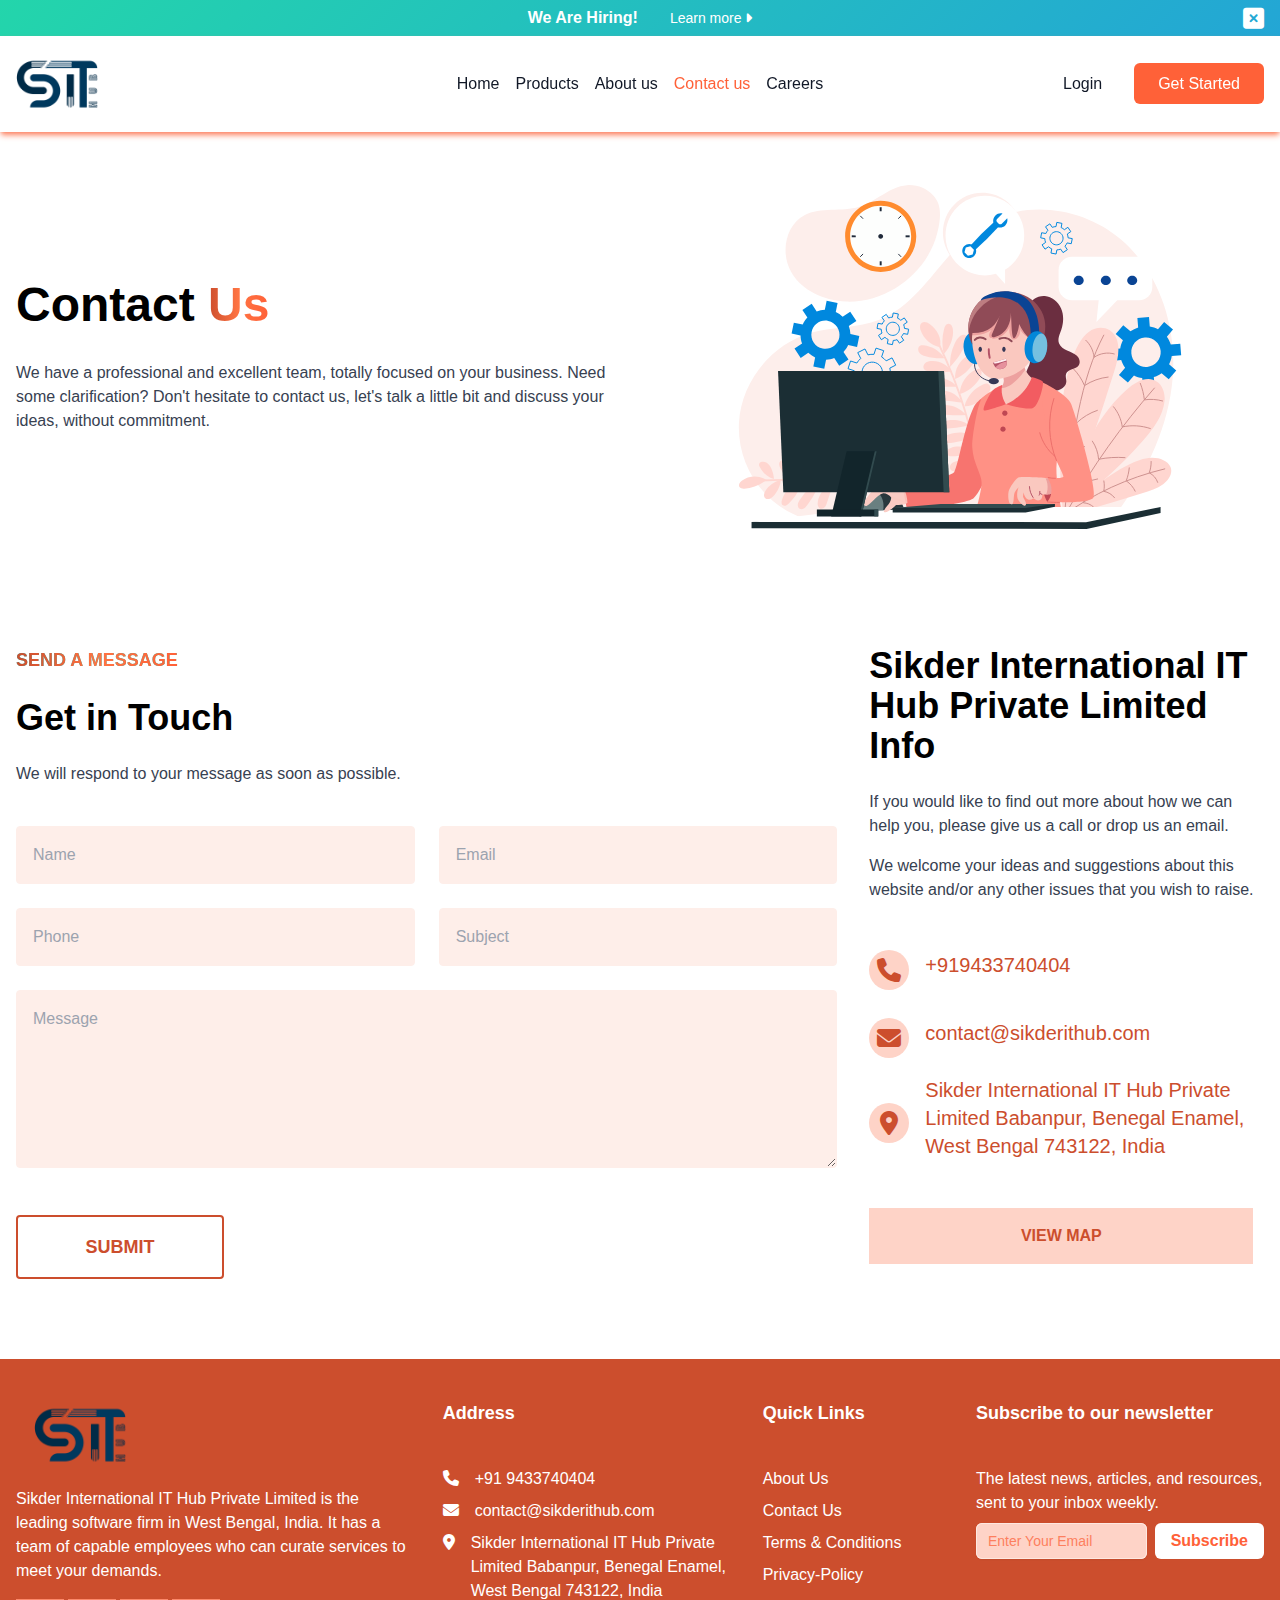
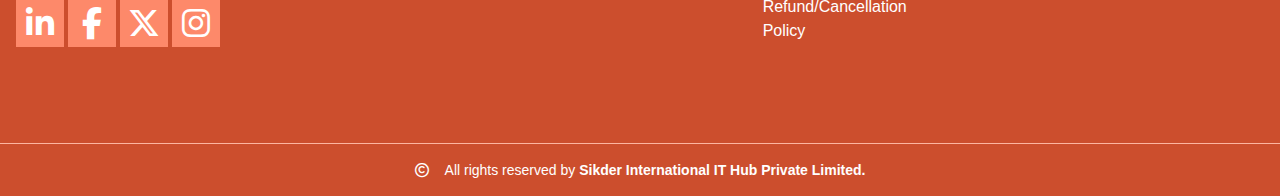
<file: public/contacts.html>
<!DOCTYPE html>
<html lang="en">
<head>
    <meta charset="UTF-8">
    <meta http-equiv="X-UA-Compatible" content="IE=edge">
    <meta name="viewport" content="width=device-width, initial-scale=1.0">
    <meta property="og:image" content="../image/shikder_it.png">
    <meta name="description" content="Leading Software Development: Android, Web, iOS Apps & Full-Stack Solutions. Contact Sikder International IT Hub Private Limited for Innovative & Custom Software.">
    <title>Contacts</title>
    <link rel="stylesheet" href="./tailwind.css">
    <link rel="stylesheet" href="https://cdnjs.cloudflare.com/ajax/libs/font-awesome/6.5.1/css/all.min.css">
</head>
<body class="font-roboto flex flex-col min-h-screen">
  <header class=" sticky top-0 z-50">
    <!-- ===================notice==================== -->
    <section id="job" class="place animate_bg">
      <div class=" relative container max-w-screen-xl mx-auto px-4 py-1.5">
        <div class="row">
          <div class="w-full px-4 flex flex-wrap items-center justify-center">
            <h3 class=" px-0 sm:px-4 font-bold text-white text-base">We Are Hiring!</h3>
            <a href="./careers02.html" class="block px-4 text-sm text-white">Learn more <span ><i class=" fa-solid fa-caret-right"></i></span></a>
          </div>
        </div>
        <span class="cross block absolute top-1/4 transform -translate-y-0.5 right-4 cursor-pointer text-white"><i class="fa-solid fa-xl fa-square-xmark"></i></span>
      </div>
    </section>
    <!-- ===================notice End==================== -->
    <!-- ================Navbar====================== -->
    <nav class=" bg-white shadow-md shadow-shikder-coral03">
      <div class=" relative container max-w-screen-xl mx-auto px-4 py-4">
        <div class="row items-center justify-between">
          <div class="w-full md:w-1/4">
<a href="../index.html"><img src="../image/sit_new_log.png" alt="Logo" class="h-16"></a>          </div>
          <div class="w-full md:w-2/4 px-4">
            <ul class=" nav-bar hidden lg:flex flex-wrap items-center justify-center space-x-4">
              <li class=" py-3"><a href="./index.html" class=" relative text-gray-900 hover:text-shikder-primary">Home</a></li>
              <li class=" py-3"><a href="./our_products.html" class=" relative text-gray-900 hover:text-shikder-primary">Products</a></li>
              
              <li class=" py-3"><a href="./about.html" class=" relative text-gray-900 hover:text-shikder-primary">About us</a></li>
              <!-- <li class=" py-3"><a href="javascript:;" class=" relative text-gray-900 hover:text-shikder-primary">Pricing</a></li> -->
              <li class=" py-3"><a href="./contacts.html" class=" relative text-shikder-primary">Contact us</a></li>
              <li class=" py-3"><a href="./careers.html" class=" relative text-gray-900 hover:text-shikder-primary">Careers</a></li>
              <!-- <li class=" py-3"><a href="javascript:;" class=" relative text-gray-900 hover:text-shikder-primary">Blog</a></li> -->
            </ul>
          </div>
          <div class="w-1/4 px-4">
            <ul class=" hidden lg:flex flex-wrap items-center justify-end gap-4">
              <li><a href="javascript:;" class=" px-4 py-3 text-gray-900 hover:text-shikder-primary">Login</a></li>
              <li><a href="./contacts.html" class=" px-6 py-3 bg-shikder-primary hover:bg-shikder-light hover:shadow-md shadow-shikder-light transition ease-in-out duration-300 rounded-md text-white">Get Started</a></li>
            </ul>
          </div>
          <!-- =================Mobile Menu Button=================== -->
          <a href="javascript:;" class="menu-toggle component-navicon closed absolute lg:hidden top-1/3 transform -translate-y-2 right-4">
            <span></span>
            <span></span>
            <span></span>
          </a>
          <!-- =================Mobile Menu Button End=================== -->
        </div>
        <!-- ========================Mobile Menu=============================== -->
        <div class="mobile-menu hidden lg:hidden relative">
          <ul class=" z-30 absolute top-2 w-full divide-y divide-shikder-coral07 bg-shikder-coral06 list rounded-sm shadow-xl">
            <li class=""><a href="./index.html" class=" relative flex p-4">Home</a></li>
            <li class=""><a href="./our_products.html" class=" relative flex p-4">Products</a></li>
            <li class=""><a href="./team.html" class=" relative flex p-4">Our Team</a></li>
            <li class=""><a href="./about.html" class=" relative flex p-4">About us</a></li>
            <!-- <li class=""><a href="javascript:;" class=" relative flex p-4">Pricing</a></li> -->
            <li class=""><a href="./contacts.html" class=" relative flex p-4">Contact us</a></li>
            <li class=""><a href="./careers.html" class=" relative flex p-4">Careers</a></li>
            <!-- <li class=""><a href="javascript:;" class=" relative flex p-4">Blog</a></li> -->
          </ul>
        </div>
        <!-- ========================Mobile Menu END=============================== -->
      </div>
    </nav>
    <!-- ================Navbar End====================== -->
  </header>
    <!-- =====================Hero Section================== -->
    <section class="">
      <div class="container max-w-screen-xl mx-auto px-4 py-10">
        <div class="row items-center">
          <div class=" w-full md:w-6/12 px-4 space-y-4 md:space-y-8">
            <h2 class=" md:leading-tight title font-bold text-2xl lg:text-5xl">Contact <span class=" text-animation"> Us</span></h2>
            <p class=" text-base text-gray-700 pb-8 lg:pb-0">We have a professional and excellent team, totally focused on your business. Need some clarification? Don't hesitate to contact us, let's talk a little bit and discuss your ideas, without commitment.</p>
          </div>
          <div class=" w-full md:w-6/12 px-4">
              <div class="flex justify-center items-center">
                  <img src="../image/shikder_support.svg" width="80%" alt="support">
              </div>
          </div>
        </div>
      </div>
    </section>
    <!-- =====================Hero Section End================== -->
    <!-- ===========================Form Section Start============================ -->
    <section class=" py-16">
        <div class="container mx-auto max-w-screen-xl px-4">
            <div class="row">
                <div class="lg:w-2/3 md:1/2 w-full px-4 space-y-4 lg:space-y-6">
                    <div class="flex flex-wrap sm:justify-start justify-center">
                        <p class="top-content uppercase text-gradient font-bold text-base lg:text-lg"><span class=" text-animation"> Send a message</span></p>
                    </div>
                    <h1 class="md:leading-tight title font-bold text-2xl lg:text-4xl">Get in Touch</h1>
                    <p class=" text-base text-gray-700">We will respond to your message as soon as possible.</p>
                    <div class="w-full py-4">
                        <form action="" id="contact_form" class="ct_form">
                            <div class="grid sm:grid-cols-2 grid-cols-1 gap-6">
                                <div class="">
                                    <input type="text" name="name" class="rounded bg-shikder-coral08 px-4 py-4 w-full border border-shikder-coral08 focus:border-shikder-coral05 focus:outline-none" placeholder="Name">
                                </div>
                                <div class="">
                                    <input type="email" name="email" class="rounded bg-shikder-coral08 px-4 py-4 w-full border border-shikder-coral08 focus:border-shikder-coral05 focus:outline-none" placeholder="Email">
                                </div>
                                <div class="">
                                    <input type="text" name="phone" class="rounded bg-shikder-coral08 px-4 py-4 w-full border border-shikder-coral08 focus:border-shikder-coral05 focus:outline-none" placeholder="Phone">
                                </div>
                                <div class="">
                                    <input type="text" name="subject" class="rounded bg-shikder-coral08 px-4 py-4 w-full border border-shikder-coral08 focus:border-shikder-coral05 focus:outline-none" placeholder="Subject">
                                </div>
                            </div>
                            <div class="col-12 mt-6">
                                <textarea rows="6" name="message" class="rounded bg-shikder-coral08 px-4 py-4 w-full border border-shikder-coral08 focus:border-shikder-coral05 focus:outline-none" placeholder="Message"></textarea>
                            </div>
                            <button class="py-4 rounded mt-10 sm:w-52 w-full font-bold text-shikder-dark hover:text-white bg-transparent hover:bg-shikder-dark border-2 border-shikder-dark items-center md:text-lg text-md uppercase leading-8">Submit</button>
                        </form>
                    </div>
                </div>                                   
                <div class="lg:w-1/3 md:1/2 w-full px-4">
                    <div class="contacts">
                        <h4 class=" md:leading-tight title font-bold text-2xl lg:text-4xl">Sikder International IT Hub Private Limited Info</h4>
                        <p class="mt-6 text-gray-700 text-base font-normal">If you would like to find out more about how we can help you, please give us a call or drop us an email. </p>
                        <p class="mt-4 text-gray-700 text-base font-normal"> We welcome your ideas and suggestions about this website and/or any other issues that you wish to raise. </p>
                        <ul class="mt-12 space-y-4 md:space-y-7">
                            <li class="flex items-center">
                                <a href="javascript:;" class="bg-shikder-coral06 h-10 w-10 text-center rounded-full">
                                    <i class="fa-solid fa-phone text-2xl text-shikder-dark mt-2"></i>                                        
                                </a>
                                <p class="ml-4 font-medium text-shikder-dark -mt-2.5 text-xl">+919433740404</p>
                            </li>
                            <li class="flex items-center">
                                <a href="javascript:;" class="bg-shikder-coral06 h-10 w-10 text-center rounded-full">
                                    <i class="fa-solid text-2xl text-shikder-dark mt-2 fa-envelope"></i>                                        
                                </a>
                                <p class="ml-4 font-medium text-shikder-dark -mt-2.5 text-xl">contact@sikderithub.com</p>
                            </li>
                            <li class="flex items-center">
                                <div>
                                    <a href="javascript:;" class="bg-shikder-coral06 h-10 w-10 text-center rounded-full inline-block">
                                        <i class="fa-solid text-2xl text-shikder-dark mt-2 fa-location-dot"></i>                                        
                                    </a>
                                </div>
                                <p class="ml-4 max-w-sm font-medium text-shikder-dark -mt-2.5 text-xl">Sikder International IT Hub Private Limited Babanpur, Benegal Enamel, West Bengal 743122, India</p>
                            </li>
                            <li class=" mt-2 md:mt-4 max-w-sm bg-shikder-coral06 text-center w-full hover:bg-shikder-coral04">
                                <a target="_blank" href="https://maps.app.goo.gl/EeKEMpZKAsKAzyBcA" class="text-shikder-dark font-semibold block p-4 mt-0 sm:mt-6 md:mt-12">VIEW MAP</a>
                            </li>
                        </ul>
                    </div>                            
                </div>
            </div>
        </div>
    </section>
    <!-- ===========================Form Section End============================ -->
    <!-- ===============Footer Section Start============== -->
<section class="py-10 bg-shikder-dark">
  <div class="container max-w-screen-xl mx-auto px-4">
    <div class="row">
      <div class="w-full sm:w-6/12 md:w-5/12 lg:w-4/12 px-4">
        <div class="w-full space-y-4">
          <a href="./index.html">
            <img src="../image/sit_new_log.png" alt="logo" class="w-32">
          </a>
          <p class="text-white text-base">Sikder International IT Hub Private Limited is the leading software firm in West Bengal, India. It has a team of capable employees who can curate services to meet your demands.</p>
        </div>
        <div class="w-full my-4">
          <div class="flex flex-nowrap justify-start items-center gap-1 text-white">
            <div class="">
              <a href="javascript:;" class="w-12 h-12 flex justify-center items-center bg-shikder-coral03 transform hover:-translate-y-2 duration-300 ease-in-out"><i class="fa-2x fa-brands fa-linkedin-in"></i></a>
            </div>
            <div class="">
              <a href="javascript:;" class="w-12 h-12 flex justify-center items-center bg-shikder-coral03 transform hover:-translate-y-2 duration-300 ease-in-out"><i class="fa-2x fa-brands fa-facebook-f"></i></a>
            </div>
            <div class="">
              <a href="javascript:;" class="w-12 h-12 flex justify-center items-center bg-shikder-coral03 transform hover:-translate-y-2 duration-300 ease-in-out"><i class="fa-2x fa-brands fa-x-twitter"></i></a>
            </div>
            <div class="">
              <a href="javascript:;" class="w-12 h-12 flex justify-center items-center bg-shikder-coral03 transform hover:-translate-y-2 duration-300 ease-in-out"><i class="fa-2x fa-brands fa-instagram"></i></a>
            </div>
          </div>
        </div>
      </div>
      <div class="w-full sm:w-6/12 md:w-4/12 lg:w-3/12 px-4 pt-12 sm:pt-0">
        <div class="w-full space-y-4 sm:space-y-10">
          <h3 class="text-lg text-white font-bold">Address</h3>
          <ul class="space-y-2 text-white">
            <li><a href="tel:+919433740404" class=" flex flex-nowrap gap-4 hover:text-gray-300 transition duration-300"><span class=""><i class="fa-solid fa-phone"></i></span><p>+91 9433740404</p></a></li>
            <li><a href="mailto:contact@sikderithub.com" class=" flex flex-nowrap gap-4 hover:text-gray-300 transition duration-300"><span class=""><i class="fa-solid fa-envelope"></i></span><p>contact@sikderithub.com</p></a></li>
            <li><a href="https://maps.app.goo.gl/EeKEMpZKAsKAzyBcA" class=" flex flex-nowrap gap-4 hover:text-gray-300 transition duration-300"><span class=""><i class="fa-solid fa-location-dot"></i></span><p>Sikder International IT Hub Private Limited Babanpur, Benegal Enamel, West Bengal 743122, India</p></a></li>
          </ul>
        </div>
      </div>
      <div class="w-full sm:w-6/12 md:w-3/12 lg:w-2/12 px-4 pt-12 md:pt-0">
        <div class="w-full space-y-4 sm:space-y-10">
          <h3 class="text-lg text-white font-bold">Quick Links</h3>
          <ul class="space-y-2 text-white">
            <!-- <li><a href="./index.html" class="hover:text-gray-300 transition duration-300">Home</a></li> -->
            <!-- <li><a href="./team.html" class="hover:text-gray-300 transition duration-300">Our Team</a></li> -->
            <li><a href="./about.html" class="hover:text-gray-300 transition duration-300">About Us</a></li>
            <li><a href="./contacts.html" class="hover:text-gray-300 transition duration-300">Contact Us</a></li>
            <li><a href="./terms.html" class="hover:text-gray-300 transition duration-300">Terms & Conditions</a></li>
            <li><a href="./policy.html" class="hover:text-gray-300 transition duration-300">Privacy-Policy</a></li>
            <li><a href="./refund.html" class="hover:text-gray-300 transition duration-300">Refund/Cancellation Policy</a></li>
          </ul>
        </div>
      </div>
      <div class="w-full sm:w-6/12 lg:w-3/12 px-4 pt-12 lg:pt-0">
        <div class="w-full space-y-4 sm:space-y-10">
          <h3 class="text-lg text-white font-bold">Subscribe to our newsletter</h3>
          <div class="space-y-2">
            <p class="text-white text-base">The latest news, articles, and resources, sent to your inbox weekly.</p>
            <form action="" class="flex flex-nowrap gap-2">
              <input type="email" name="email" autocomplete="email" placeholder="Enter Your Email" class="block w-full rounded-md bg-shikder-coral06 text-shikder-secondary border-0 py-1.5 px-3 shadow-sm ring-1 ring-inset ring-shikder-coral07 focus:ring-shikder-coral05 placeholder:text-shikder-coral02 focus:outline-none sm:text-sm sm:leading-6">
              <button class="py-1.5 px-4 text-shikder-primary hover:text-white font-bold bg-white hover:bg-shikder-primary transition duration-300 ease-in-out rounded-md">Subscribe</button>
            </form>
          </div>
        </div>
      </div>
    </div>
  </div>
</section>
<!-- ===============Footer Section End============== -->
<!-- ===============Border Start============== -->
<section class="mt-auto pt-10 bg-shikder-dark">
  <div class="container max-w-screen-xl mx-auto px-4">
    <div class="row">
      <div class="w-full px-4 border-t border-shikder-coral05"></div>
    </div>
  </div>
</section>
<!-- ===============Border End============== -->
<!-- ===============Right Reserved Start============== -->
<section class="py-4 bg-shikder-dark">
  <div class="container max-w-screen-xl mx-auto px-4">
    <div class="row">
      <div class="w-full px-4">
        <p class=" text-white text-sm text-center"><span class="pr-4"><i class="fa-regular fa-copyright"></i></span>All rights reserved by <a href="./index.html" class="font-semibold ">Sikder International IT Hub Private Limited</span>.</a>
      </div>
    </div>
  </div>
</section>
<!-- ===============Right Reserved End============== -->
    <script src="../js/index.js"></script>
</body>
</html>
</file>
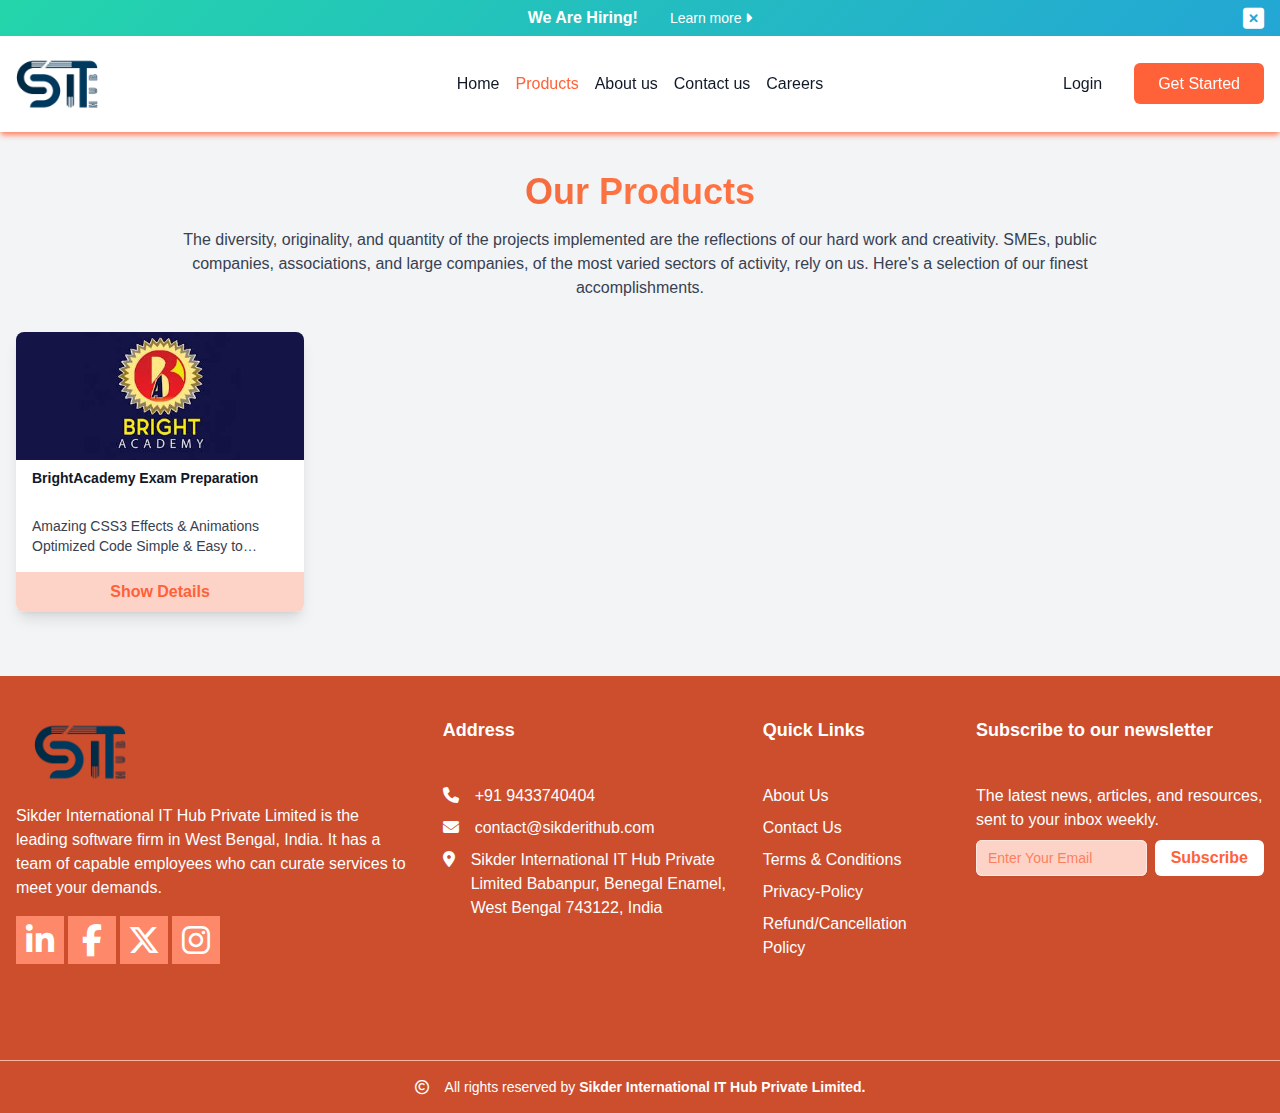
<file: public/our_products.html>
<!DOCTYPE html>
<html lang="en">
<head>
    <meta charset="UTF-8">
    <meta http-equiv="X-UA-Compatible" content="IE=edge">
    <meta name="viewport" content="width=device-width, initial-scale=1.0">
    <meta property="og:image" content="../image/shikder_it.png">
    <meta name="description" content="Leading Software Development: Android, Web, iOS Apps & Full-Stack Solutions. Contact Sikder International IT Hub Private Limited for Innovative & Custom Software.">
    <title>Our Products</title>
    <link rel="stylesheet" href="./tailwind.css">
    <link rel="stylesheet" href="https://cdnjs.cloudflare.com/ajax/libs/font-awesome/6.5.1/css/all.min.css">
    <link rel="stylesheet" type="text/css" href="../src/slick.css">
    <link rel="stylesheet" type="text/css" href="../src/slick-theme.css">
</head>
<body class="font-roboto flex flex-col min-h-screen">
  <header class=" sticky top-0 z-50">
    <!-- ===================notice==================== -->
    <section id="job" class="place animate_bg">
      <div class=" relative container max-w-screen-xl mx-auto px-4 py-1.5">
        <div class="row">
          <div class="w-full px-4 flex flex-wrap items-center justify-center">
            <h3 class=" px-0 sm:px-4 font-bold text-white text-base">We Are Hiring!</h3>
            <a href="./careers02.html" class="block px-4 text-sm text-white">Learn more <span ><i class=" fa-solid fa-caret-right"></i></span></a>
          </div>
        </div>
        <span class="cross block absolute top-1/4 transform -translate-y-0.5 right-4 cursor-pointer text-white"><i class="fa-solid fa-xl fa-square-xmark"></i></span>
      </div>
    </section>
    <!-- ===================notice End==================== -->
    <!-- ================Navbar====================== -->
    <nav class=" bg-white shadow-md shadow-shikder-coral03">
      <div class=" relative container max-w-screen-xl mx-auto px-4 py-4">
        <div class="row items-center justify-between">
          <div class="w-full md:w-1/4">
<a href="../index.html"><img src="../image/sit_new_log.png" alt="Logo" class="h-16"></a>          </div>
          <div class="w-full md:w-2/4 px-4">
            <ul class=" nav-bar hidden lg:flex flex-wrap items-center justify-center space-x-4">
              <li class=" py-3"><a href="./index.html" class=" relative text-gray-900 hover:text-shikder-primary">Home</a></li>
              <li class=" py-3"><a href="./our_products.html" class=" relative text-shikder-primary">Products</a></li>
              
              <li class=" py-3"><a href="./about.html" class=" relative text-gray-900 hover:text-shikder-primary">About us</a></li>
              <!-- <li class=" py-3"><a href="javascript:;" class=" relative text-gray-900 hover:text-shikder-primary">Pricing</a></li> -->
              <li class=" py-3"><a href="./contacts.html" class=" relative text-gray-900 hover:text-shikder-primary">Contact us</a></li>
              <li class=" py-3"><a href="./careers.html" class=" relative text-gray-900 hover:text-shikder-primary">Careers</a></li>
              <!-- <li class=" py-3"><a href="javascript:;" class=" relative text-gray-900 hover:text-shikder-primary">Blog</a></li> -->
            </ul>
          </div>
          <div class="w-1/4 px-4">
            <ul class=" hidden lg:flex flex-wrap items-center justify-end gap-4">
              <li><a href="javascript:;" class=" px-4 py-3 text-gray-900 hover:text-shikder-primary">Login</a></li>
              <li><a href="./contacts.html" class=" px-6 py-3 bg-shikder-primary hover:bg-shikder-light hover:shadow-md shadow-shikder-light transition ease-in-out duration-300 rounded-md text-white">Get Started</a></li>
            </ul>
          </div>
          <!-- =================Mobile Menu Button=================== -->
          <a href="javascript:;" class="menu-toggle component-navicon closed absolute lg:hidden top-1/3 transform -translate-y-2 right-4">
            <span></span>
            <span></span>
            <span></span>
          </a>
          <!-- =================Mobile Menu Button End=================== -->
        </div>
        <!-- ========================Mobile Menu=============================== -->
        <div class="mobile-menu hidden lg:hidden relative">
          <ul class=" z-30 absolute top-2 w-full divide-y divide-shikder-coral07 bg-shikder-coral06 list rounded-sm shadow-xl">
            <li class=""><a href="./index.html" class=" relative flex p-4">Home</a></li>
            <li class=""><a href="./our_products.html" class=" relative flex p-4">Products</a></li>
            <li class=""><a href="./team.html" class=" relative flex p-4">Our Team</a></li>
            <li class=""><a href="./about.html" class=" relative flex p-4">About us</a></li>
            <!-- <li class=""><a href="javascript:;" class=" relative flex p-4">Pricing</a></li> -->
            <li class=""><a href="./contacts.html" class=" relative flex p-4">Contact us</a></li>
            <li class=""><a href="./careers.html" class=" relative flex p-4">Careers</a></li>
            <!-- <li class=""><a href="javascript:;" class=" relative flex p-4">Blog</a></li> -->
          </ul>
        </div>
        <!-- ========================Mobile Menu END=============================== -->
      </div>
    </nav>
    <!-- ================Navbar End====================== -->
  </header>
    <!-- =====================Our Products Section Start================== -->
    <section class="pt-6 pb-8 sm:pt-8 sm:pb-12 md:pt-10 md:pb-16 bg-gray-100">
      <div class="container max-w-screen-xl mx-auto px-4">
        <div class="row space-y-8">
          <div class="w-full px-4 text-center space-y-4 lg:px-40">
            <h2 class=" font-bold text-xl md:text-2xl lg:text-4xl text-animation">Our Products</h2>
            <p class=" text-base text-gray-700">The diversity, originality, and quantity of the projects implemented are the reflections of our hard work and creativity. SMEs, public companies, associations, and large companies, of the most varied sectors of activity, rely on us. Here's a selection of our finest accomplishments.</p>
          </div>
          <!-- ========cards======== -->
          <div class="w-full sm:w-1/2 md:w-1/3 lg:w-1/4 px-4">
            <a href="./brightacademy/index.html" class="group w-full h-full block">
              <div class="w-full h-full flex flex-wrap justify-center">
                <div class="w-80 bg-white rounded-lg overflow-hidden shadow-lg flex flex-col">
                  <img class="h-32 object-cover transform transition ease-in-out duration-300 group-hover:scale-110" src="../image/brightacademy_exam_1.jpg" alt="brightacademy exam">
                  <div class="px-4 py-2 flex-grow">
                    <h3 class="text-sm font-bold mb-2 line-clamp-2 min-h-[40px] text-gray-900">BrightAcademy Exam Preparation</h3>
                    <p class="text-gray-700 mb-2 line-clamp-2 text-sm"> Amazing CSS3 Effects & Animations Optimized Code Simple & Easy to Use/Customize Working Contact Form Google Map Font Awesome icons Clean Design Google Web Fonts Filterable Portfolio</p>
                  </div>
                  <button class="text-shikder-primary group-hover:text-white bg-shikder-coral06 group-hover:bg-shikder-coral04 transition ease-in-out duration-300 font-bold py-2 px-4">Show Details</button>
                </div>
              </div>          
            </a>
          </div>
          
          
         
          
      </div>      
    </section>
    <!-- =====================Our Products Section End================== -->
    <!-- ===============Footer Section Start============== -->
    <section class="py-10 bg-shikder-dark">
      <div class="container max-w-screen-xl mx-auto px-4">
        <div class="row">
          <div class="w-full sm:w-6/12 md:w-5/12 lg:w-4/12 px-4">
            <div class="w-full space-y-4">
              <a href="./index.html">
                <img src="../image/sit_new_log.png" alt="logo" class="w-32">
              </a>
              <p class="text-white text-base">Sikder International IT Hub Private Limited is the leading software firm in West Bengal, India. It has a team of capable employees who can curate services to meet your demands.</p>
            </div>
            <div class="w-full my-4">
              <div class="flex flex-nowrap justify-start items-center gap-1 text-white">
                <div class="">
                  <a href="javascript:;" class="w-12 h-12 flex justify-center items-center bg-shikder-coral03 transform hover:-translate-y-2 duration-300 ease-in-out"><i class="fa-2x fa-brands fa-linkedin-in"></i></a>
                </div>
                <div class="">
                  <a href="javascript:;" class="w-12 h-12 flex justify-center items-center bg-shikder-coral03 transform hover:-translate-y-2 duration-300 ease-in-out"><i class="fa-2x fa-brands fa-facebook-f"></i></a>
                </div>
                <div class="">
                  <a href="javascript:;" class="w-12 h-12 flex justify-center items-center bg-shikder-coral03 transform hover:-translate-y-2 duration-300 ease-in-out"><i class="fa-2x fa-brands fa-x-twitter"></i></a>
                </div>
                <div class="">
                  <a href="javascript:;" class="w-12 h-12 flex justify-center items-center bg-shikder-coral03 transform hover:-translate-y-2 duration-300 ease-in-out"><i class="fa-2x fa-brands fa-instagram"></i></a>
                </div>
              </div>
            </div>
          </div>
          <div class="w-full sm:w-6/12 md:w-4/12 lg:w-3/12 px-4 pt-12 sm:pt-0">
            <div class="w-full space-y-4 sm:space-y-10">
              <h3 class="text-lg text-white font-bold">Address</h3>
              <ul class="space-y-2 text-white">
                <li><a href="tel:+919433740404" class=" flex flex-nowrap gap-4 hover:text-gray-300 transition duration-300"><span class=""><i class="fa-solid fa-phone"></i></span><p>+91 9433740404</p></a></li>
                <li><a href="mailto:contact@sikderithub.com" class=" flex flex-nowrap gap-4 hover:text-gray-300 transition duration-300"><span class=""><i class="fa-solid fa-envelope"></i></span><p>contact@sikderithub.com</p></a></li>
                <li><a href="https://maps.app.goo.gl/EeKEMpZKAsKAzyBcA" class=" flex flex-nowrap gap-4 hover:text-gray-300 transition duration-300"><span class=""><i class="fa-solid fa-location-dot"></i></span><p>Sikder International IT Hub Private Limited Babanpur, Benegal Enamel, West Bengal 743122, India</p></a></li>
              </ul>
            </div>
          </div>
          <div class="w-full sm:w-6/12 md:w-3/12 lg:w-2/12 px-4 pt-12 md:pt-0">
            <div class="w-full space-y-4 sm:space-y-10">
              <h3 class="text-lg text-white font-bold">Quick Links</h3>
              <ul class="space-y-2 text-white">
                <!-- <li><a href="./index.html" class="hover:text-gray-300 transition duration-300">Home</a></li> -->
                <!-- <li><a href="./team.html" class="hover:text-gray-300 transition duration-300">Our Team</a></li> -->
                <li><a href="./about.html" class="hover:text-gray-300 transition duration-300">About Us</a></li>
                <li><a href="./contacts.html" class="hover:text-gray-300 transition duration-300">Contact Us</a></li>
                <li><a href="./terms.html" class="hover:text-gray-300 transition duration-300">Terms & Conditions</a></li>
                <li><a href="./policy.html" class="hover:text-gray-300 transition duration-300">Privacy-Policy</a></li>
                <li><a href="./refund.html" class="hover:text-gray-300 transition duration-300">Refund/Cancellation Policy</a></li>
              </ul>
            </div>
          </div>
          <div class="w-full sm:w-6/12 lg:w-3/12 px-4 pt-12 lg:pt-0">
            <div class="w-full space-y-4 sm:space-y-10">
              <h3 class="text-lg text-white font-bold">Subscribe to our newsletter</h3>
              <div class="space-y-2">
                <p class="text-white text-base">The latest news, articles, and resources, sent to your inbox weekly.</p>
                <form action="" class="flex flex-nowrap gap-2">
                  <input type="email" name="email" autocomplete="email" placeholder="Enter Your Email" class="block w-full rounded-md bg-shikder-coral06 text-shikder-secondary border-0 py-1.5 px-3 shadow-sm ring-1 ring-inset ring-shikder-coral07 focus:ring-shikder-coral05 placeholder:text-shikder-coral02 focus:outline-none sm:text-sm sm:leading-6">
                  <button class="py-1.5 px-4 text-shikder-primary hover:text-white font-bold bg-white hover:bg-shikder-primary transition duration-300 ease-in-out rounded-md">Subscribe</button>
                </form>
              </div>
            </div>
          </div>
        </div>
      </div>
    </section>
    <!-- ===============Footer Section End============== -->
    <!-- ===============Border Start============== -->
    <section class="mt-auto pt-10 bg-shikder-dark">
      <div class="container max-w-screen-xl mx-auto px-4">
        <div class="row">
          <div class="w-full px-4 border-t border-shikder-coral05"></div>
        </div>
      </div>
    </section>
    <!-- ===============Border End============== -->
    <!-- ===============Right Reserved Start============== -->
    <section class="py-4 bg-shikder-dark">
      <div class="container max-w-screen-xl mx-auto px-4">
        <div class="row">
          <div class="w-full px-4">
            <p class=" text-white text-sm text-center"><span class="pr-4"><i class="fa-regular fa-copyright"></i></span>All rights reserved by <a href="./index.html" class="font-semibold ">Sikder International IT Hub Private Limited</span>.</a>
          </div>
        </div>
      </div>
    </section>
    <!-- ===============Right Reserved End============== -->
    <script src="../js/index.js"></script>
    <script src="../js/jquery-3.6.3.min.js"></script>
    <script src="../js/slick.min.js"></script>
</body>
</html>
</file>
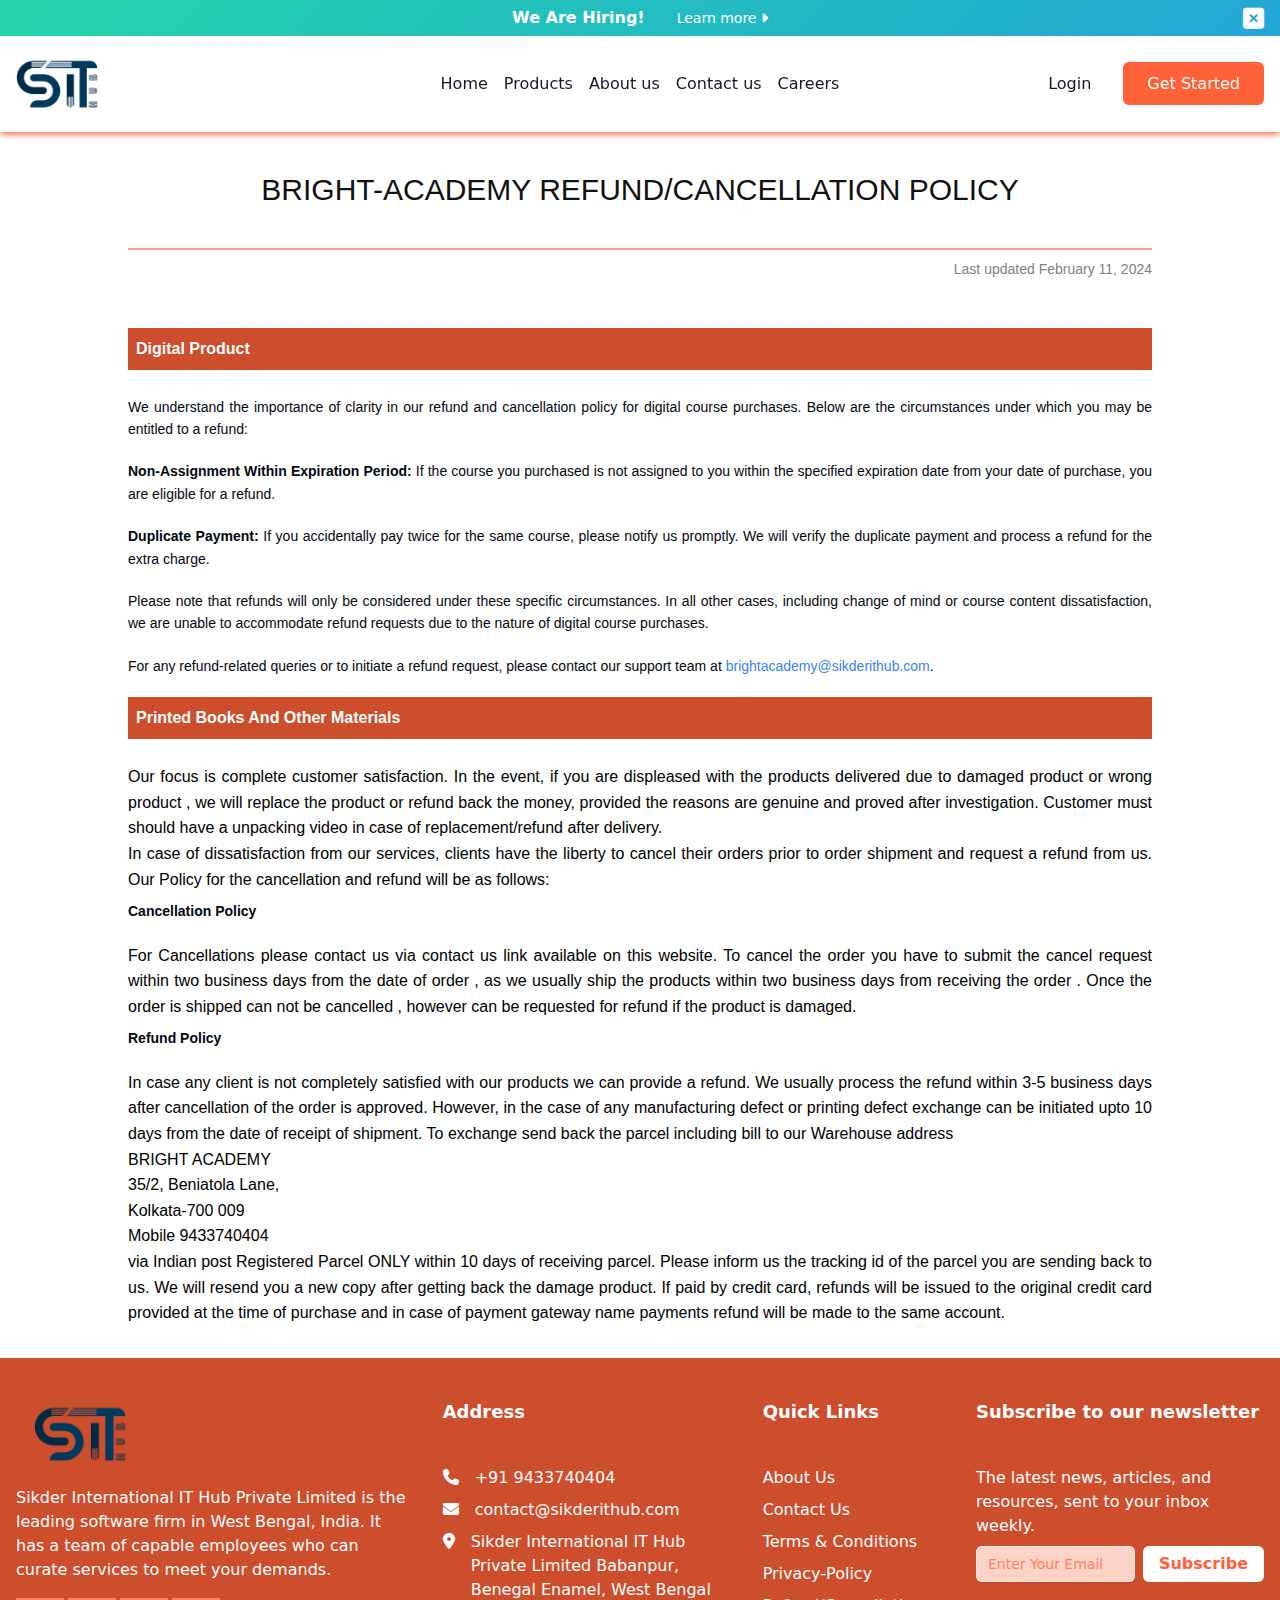
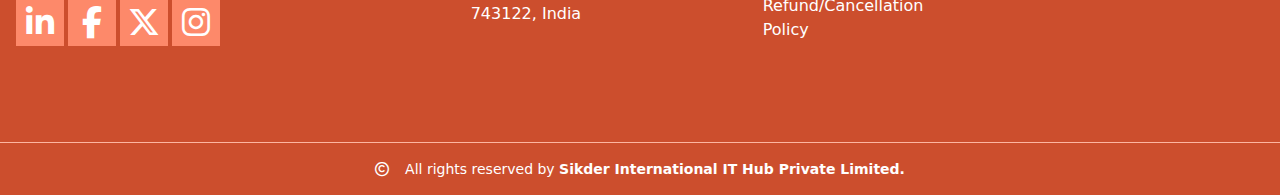
<file: public/refund.html>
<!DOCTYPE html>
<html lang="en">
<head>
    <meta charset="UTF-8">
    <meta http-equiv="X-UA-Compatible" content="IE=edge">
    <meta name="viewport" content="width=device-width, initial-scale=1.0">
    <meta property="og:image" content="../image/shikder_it.png">
    <meta name="description" content="Leading Software Development: Android, Web, iOS Apps & Full-Stack Solutions. Contact Sikder International IT Hub Private Limited for Innovative & Custom Software.">
    <title>Refund/Cancellation Policy</title>
    <link rel="stylesheet" href="./tailwind.css">
    <link rel="stylesheet" href="https://cdnjs.cloudflare.com/ajax/libs/font-awesome/6.5.1/css/all.min.css">
    <style>
        .terms_section {
            font-family: Arial, sans-serif;
            line-height: 1.6;
            max-width: 1440px;
            margin: 0 auto;
            background: #fff;
            text-align: justify;
            text-justify: inter-word;
        }

        .h1_tag {
            text-align: center;
        }

        .h2_tag {
            padding: 14px 0;
            text-align: left;
            font-size: 14px;
        }

        .h3_tag {
            text-align: left;
            padding: 10px 0;
            font-size: 14px;
        }

        .h4_tag {
            text-align: end;
            color: gray;
            font-size: 14px;
            padding: 8px 0;
        }

        .h1_tag,
        .h2_tag,
        .h3_tag {
            color: #111;
        } 

        .p_tag {
            margin-bottom: 20px;
            color: #030712;
            font-size: 14px;
        } 

        .ordered-list,
        .unordered-list {
            margin-bottom: 14px;
            list-style: decimal;
            font-size: 14px;
        }

        .ordered-list li,
        .unordered-list li {
            margin-left: 14px;
            margin-bottom: 10px;
            font-size: 14px;
        } 
    </style>
</head>
<body>
    <header class=" sticky top-0 z-50">
        <!-- ===================notice==================== -->
        <section id="job" class="place animate_bg">
          <div class=" relative container max-w-screen-xl mx-auto px-4 py-1.5">
            <div class="row">
              <div class="w-full px-4 flex flex-wrap items-center justify-center">
                <h3 class=" px-0 sm:px-4 font-bold text-white text-base">We Are Hiring!</h3>
                <a href="./careers02.html" class="block px-4 text-sm text-white">Learn more <span ><i class=" fa-solid fa-caret-right"></i></span></a>
              </div>
            </div>
            <span class="cross block absolute top-1/4 transform -translate-y-0.5 right-4 cursor-pointer text-white"><i class="fa-solid fa-xl fa-square-xmark"></i></span>
          </div>
        </section>
        <!-- ===================notice End==================== -->
        <!-- ================Navbar====================== -->
        <nav class=" bg-white shadow-md shadow-shikder-coral03">
          <div class=" relative container max-w-screen-xl mx-auto px-4 py-4">
            <div class="row items-center justify-between">
              <div class="w-full md:w-1/4">
  <a href="../index.html"><img src="../image/sit_new_log.png" alt="Logo" class="h-16"></a>              </div>
              <div class="w-full md:w-2/4 px-4">
                <ul class=" nav-bar hidden lg:flex flex-wrap items-center justify-center space-x-4">
                  <li class=" py-3"><a href="./index.html" class=" relative text-gray-900 hover:text-shikder-primary">Home</a></li>
                  <li class=" py-3"><a href="./our_products.html" class=" relative text-gray-900 hover:text-shikder-primary">Products</a></li>
                  
                  <li class=" py-3"><a href="./about.html" class=" relative text-gray-900 hover:text-shikder-primary">About us</a></li>
                  <!-- <li class=" py-3"><a href="javascript:;" class=" relative text-gray-900 hover:text-shikder-primary">Pricing</a></li> -->
                  <li class=" py-3"><a href="./contacts.html" class=" relative text-gray-900 hover:text-shikder-primary">Contact us</a></li>
                  <li class=" py-3"><a href="./careers.html" class=" relative text-gray-900 hover:text-shikder-primary">Careers</a></li>
                  <!-- <li class=" py-3"><a href="javascript:;" class=" relative text-gray-900 hover:text-shikder-primary">Blog</a></li> -->
                </ul>
              </div>
              <div class="w-1/4 px-4">
                <ul class=" hidden lg:flex flex-wrap items-center justify-end gap-4">
                  <li><a href="javascript:;" class=" px-4 py-3 text-gray-900 hover:text-shikder-primary">Login</a></li>
                  <li><a href="./contacts.html" class=" px-6 py-3 bg-shikder-primary hover:bg-shikder-light hover:shadow-md shadow-shikder-light transition ease-in-out duration-300 rounded-md text-white">Get Started</a></li>
                </ul>
              </div>
              <!-- =================Mobile Menu Button=================== -->
              <a href="javascript:;" class="menu-toggle component-navicon closed absolute lg:hidden top-1/3 transform -translate-y-2 right-4">
                <span></span>
                <span></span>
                <span></span>
              </a>
              <!-- =================Mobile Menu Button End=================== -->
            </div>
            <!-- ========================Mobile Menu=============================== -->
            <div class="mobile-menu hidden lg:hidden relative">
              <ul class=" z-30 absolute top-2 w-full divide-y divide-shikder-coral07 bg-shikder-coral06 list rounded-sm shadow-xl">
                <li class=""><a href="./index.html" class=" relative flex p-4">Home</a></li>
                <li class=""><a href="./our_products.html" class=" relative flex p-4">Products</a></li>
                <li class=""><a href="./team.html" class=" relative flex p-4">Our Team</a></li>
                <li class=""><a href="./about.html" class=" relative flex p-4">About us</a></li>
                <!-- <li class=""><a href="javascript:;" class=" relative flex p-4">Pricing</a></li> -->
                <li class=""><a href="./contacts.html" class=" relative flex p-4">Contact us</a></li>
                <li class=""><a href="./careers.html" class=" relative flex p-4">Careers</a></li>
                <!-- <li class=""><a href="javascript:;" class=" relative flex p-4">Blog</a></li> -->
              </ul>
            </div>
            <!-- ========================Mobile Menu END=============================== -->
          </div>
        </nav>
        <!-- ================Navbar End====================== -->
      </header>
    <div class="terms_section pb-8" style=" width: 80%; margin: 0 auto;">
        <h1 class="h1_tag text-xl md:text-2xl lg:text-3xl py-5 sm:py-8 md:py-10">BRIGHT-ACADEMY REFUND/CANCELLATION POLICY</h1>
        <div class="border-t-2 border-shikder-coral04"></div>
        <h4 class="h4_tag">Last updated February 11, 2024</h4>
        <div class="w-full pt-6 sm:pt-8 md:pt-10">
            <div>
              <h1 class="bg-shikder-dark p-2 text-white"><b>Digital Product</b></h1>
              <br>
                <p class="p_tag">We understand the importance of clarity in our refund and cancellation policy for digital course purchases. Below are the circumstances under which you may be entitled to a refund:</p>
                <p class="p_tag"><span class="font-bold">Non-Assignment Within Expiration Period:</span> If the course you purchased is not assigned to you within the specified expiration date from your date of purchase, you are eligible for a refund.</p>
                <p class="p_tag"><span class="font-bold">Duplicate Payment:</span> If you accidentally pay twice for the same course, please notify us promptly. We will verify the duplicate payment and process a refund for the extra charge.</p>
                <p class="p_tag">Please note that refunds will only be considered under these specific circumstances. In all other cases, including change of mind or course content dissatisfaction, we are unable to accommodate refund requests due to the nature of digital course purchases.</p>
                <p class="p_tag">For any refund-related queries or to initiate a refund request, please contact our support team at <a class="text-blue-500 hover:text-blue-700" href="https://brightacademy@sikderithub.com">brightacademy@sikderithub.com</a>.</p>
            </div>

            <div>
              <h1 class="bg-shikder-dark p-2 text-white"><b>Printed Books And Other Materials</b></h1>
              <br>
                <p>Our focus is complete customer satisfaction. In the event, if you are displeased with the products delivered due to damaged product or wrong product , we will replace the product or refund back the money, provided the reasons are genuine and proved after investigation. Customer must should have a unpacking video in case of replacement/refund after delivery.
                  </p>
                <p>In case of dissatisfaction from our services, clients have the liberty to cancel their orders prior to order shipment and request a refund from us. Our Policy for the cancellation and refund will be as follows:
              </p>
              <p class="p_tag mt-2"><span class="font-bold">Cancellation Policy</span></p>
                
                For Cancellations please contact us via contact us link available on this website. 
                
                To cancel the order you have to submit the cancel request within two business days from the date of order , as we usually ship the products within two business days from receiving the order . Once the order is shipped can not be cancelled , however can be requested for refund if the product is damaged.
                
                <p class="p_tag mt-2"><span class="font-bold">Refund Policy</span></p>
                
                <p></p>In case any client is not completely satisfied with our products we can provide a refund. We usually process the refund within 3-5 business days after cancellation of the order is approved. 
                
                However, in the case of any manufacturing defect or printing defect exchange can be initiated upto 10 days from the date of receipt of shipment. To exchange send back the parcel including bill to our Warehouse address 
                <br>BRIGHT ACADEMY
                <br>35/2, Beniatola Lane,
                <br>Kolkata-700 009
                <br>Mobile 9433740404
                <br> via Indian post Registered Parcel ONLY within 10 days of receiving parcel. Please inform us the tracking id of the parcel you are sending back to us. We will resend you a new copy after getting back the damage product.
                
                If paid by credit card, refunds will be issued to the original credit card provided at the time of purchase and in case of payment gateway name payments refund will be made to the same account.
              </p>
            </div>


        </div>
    </div>
    <!-- ===============Footer Section Start============== -->
    <section class="py-10 bg-shikder-dark">
        <div class="container max-w-screen-xl mx-auto px-4">
          <div class="row">
            <div class="w-full sm:w-6/12 md:w-5/12 lg:w-4/12 px-4">
              <div class="w-full space-y-4">
                <a href="./index.html">
                  <img src="../image/sit_new_log.png" alt="logo" class="w-32">
                </a>
                <p class="text-white text-base">Sikder International IT Hub Private Limited is the leading software firm in West Bengal, India. It has a team of capable employees who can curate services to meet your demands.</p>
              </div>
              <div class="w-full my-4">
                <div class="flex flex-nowrap justify-start items-center gap-1 text-white">
                  <div class="">
                    <a href="javascript:;" class="w-12 h-12 flex justify-center items-center bg-shikder-coral03 transform hover:-translate-y-2 duration-300 ease-in-out"><i class="fa-2x fa-brands fa-linkedin-in"></i></a>
                  </div>
                  <div class="">
                    <a href="javascript:;" class="w-12 h-12 flex justify-center items-center bg-shikder-coral03 transform hover:-translate-y-2 duration-300 ease-in-out"><i class="fa-2x fa-brands fa-facebook-f"></i></a>
                  </div>
                  <div class="">
                    <a href="javascript:;" class="w-12 h-12 flex justify-center items-center bg-shikder-coral03 transform hover:-translate-y-2 duration-300 ease-in-out"><i class="fa-2x fa-brands fa-x-twitter"></i></a>
                  </div>
                  <div class="">
                    <a href="javascript:;" class="w-12 h-12 flex justify-center items-center bg-shikder-coral03 transform hover:-translate-y-2 duration-300 ease-in-out"><i class="fa-2x fa-brands fa-instagram"></i></a>
                  </div>
                </div>
              </div>
            </div>
            <div class="w-full sm:w-6/12 md:w-4/12 lg:w-3/12 px-4 pt-12 sm:pt-0">
              <div class="w-full space-y-4 sm:space-y-10">
                <h3 class="text-lg text-white font-bold">Address</h3>
                <ul class="space-y-2 text-white">
                  <li><a href="tel:+919433740404" class=" flex flex-nowrap gap-4 hover:text-gray-300 transition duration-300"><span class=""><i class="fa-solid fa-phone"></i></span><p>+91 9433740404</p></a></li>
                  <li><a href="mailto:contact@sikderithub.com" class=" flex flex-nowrap gap-4 hover:text-gray-300 transition duration-300"><span class=""><i class="fa-solid fa-envelope"></i></span><p>contact@sikderithub.com</p></a></li>
                  <li><a href="https://maps.app.goo.gl/EeKEMpZKAsKAzyBcA" class=" flex flex-nowrap gap-4 hover:text-gray-300 transition duration-300"><span class=""><i class="fa-solid fa-location-dot"></i></span><p>Sikder International IT Hub Private Limited Babanpur, Benegal Enamel, West Bengal 743122, India</p></a></li>
                </ul>
              </div>
            </div>
            <div class="w-full sm:w-6/12 md:w-3/12 lg:w-2/12 px-4 pt-12 md:pt-0">
              <div class="w-full space-y-4 sm:space-y-10">
                <h3 class="text-lg text-white font-bold">Quick Links</h3>
                <ul class="space-y-2 text-white">
                  <!-- <li><a href="./index.html" class="hover:text-gray-300 transition duration-300">Home</a></li> -->
                  <!-- <li><a href="./team.html" class="hover:text-gray-300 transition duration-300">Our Team</a></li> -->
                  <li><a href="./about.html" class="hover:text-gray-300 transition duration-300">About Us</a></li>
                  <li><a href="./contacts.html" class="hover:text-gray-300 transition duration-300">Contact Us</a></li>
                  <li><a href="./terms.html" class="hover:text-gray-300 transition duration-300">Terms & Conditions</a></li>
                  <li><a href="./policy.html" class="hover:text-gray-300 transition duration-300">Privacy-Policy</a></li>
                  <li><a href="./refund.html" class="hover:text-gray-300 transition duration-300">Refund/Cancellation Policy</a></li>
                </ul>
              </div>
            </div>
            <div class="w-full sm:w-6/12 lg:w-3/12 px-4 pt-12 lg:pt-0">
              <div class="w-full space-y-4 sm:space-y-10">
                <h3 class="text-lg text-white font-bold">Subscribe to our newsletter</h3>
                <div class="space-y-2">
                  <p class="text-white text-base">The latest news, articles, and resources, sent to your inbox weekly.</p>
                  <form action="" class="flex flex-nowrap gap-2">
                    <input type="email" name="email" autocomplete="email" placeholder="Enter Your Email" class="block w-full rounded-md bg-shikder-coral06 text-shikder-secondary border-0 py-1.5 px-3 shadow-sm ring-1 ring-inset ring-shikder-coral07 focus:ring-shikder-coral05 placeholder:text-shikder-coral02 focus:outline-none sm:text-sm sm:leading-6">
                    <button class="py-1.5 px-4 text-shikder-primary hover:text-white font-bold bg-white hover:bg-shikder-primary transition duration-300 ease-in-out rounded-md">Subscribe</button>
                  </form>
                </div>
              </div>
            </div>
          </div>
        </div>
      </section>
      <!-- ===============Footer Section End============== -->
      <!-- ===============Border Start============== -->
      <section class="mt-auto pt-10 bg-shikder-dark">
        <div class="container max-w-screen-xl mx-auto px-4">
          <div class="row">
            <div class="w-full px-4 border-t border-shikder-coral05"></div>
          </div>
        </div>
      </section>
      <!-- ===============Border End============== -->
      <!-- ===============Right Reserved Start============== -->
      <section class="py-4 bg-shikder-dark">
        <div class="container max-w-screen-xl mx-auto px-4">
          <div class="row">
            <div class="w-full px-4">
              <p class=" text-white text-sm text-center"><span class="pr-4"><i class="fa-regular fa-copyright"></i></span>All rights reserved by <a href="./index.html" class="font-semibold ">Sikder International IT Hub Private Limited</span>.</a>
            </div>
          </div>
        </div>
      </section>
      <!-- ===============Right Reserved End============== -->
      <script src="../js/index.js"></script>
</body>
</html>
</file>
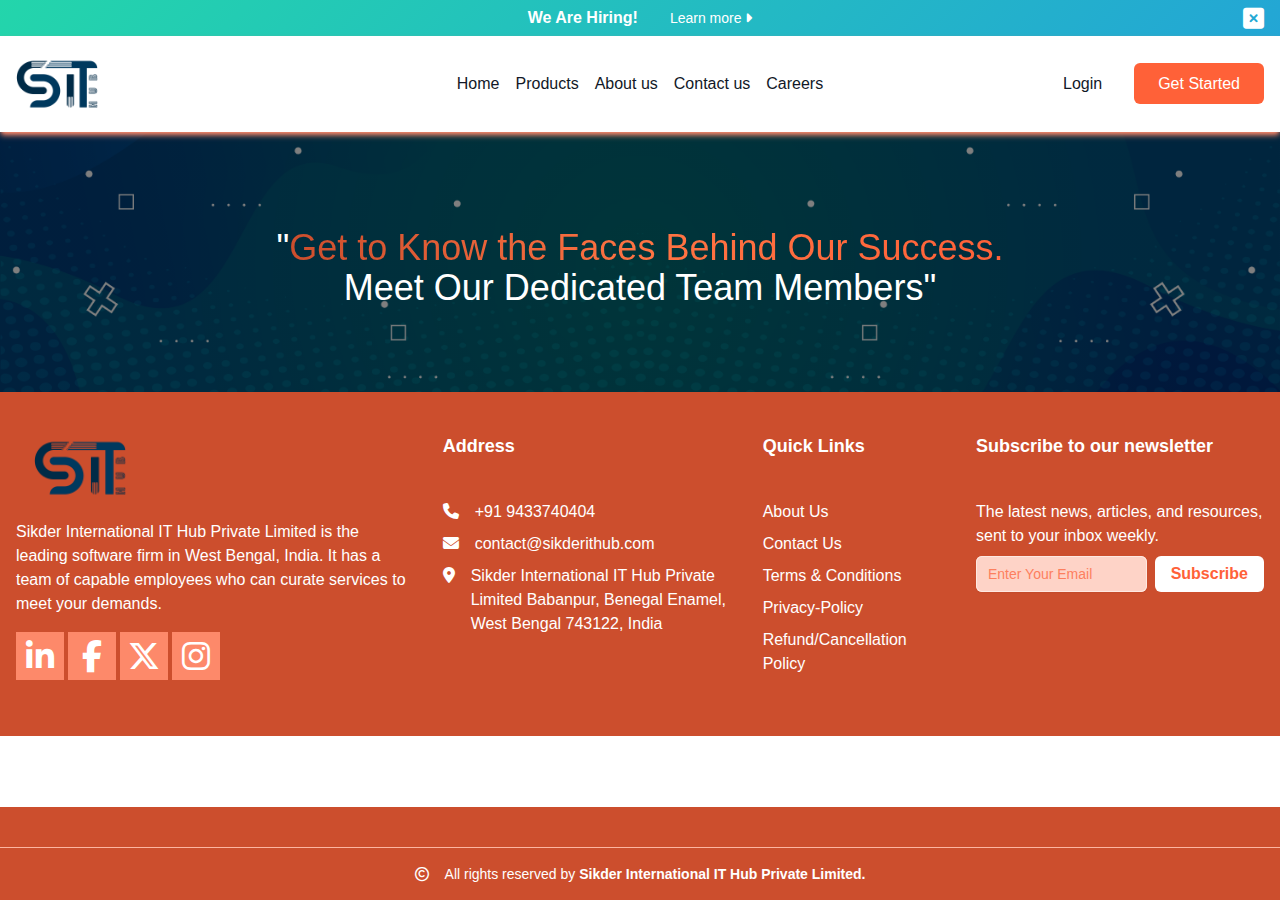
<file: public/team.html>
<!DOCTYPE html>
<html lang="en">
<head>
    <meta charset="UTF-8">
    <meta http-equiv="X-UA-Compatible" content="IE=edge">
    <meta name="viewport" content="width=device-width, initial-scale=1.0">
    <meta property="og:image" content="../image/shikder_it.png">
    <meta name="description" content="Leading Software Development: Android, Web, iOS Apps & Full-Stack Solutions. Contact Sikder International IT Hub Private Limited for Innovative & Custom Software.">
    <title>Our Team</title>
    <link rel="stylesheet" href="./tailwind.css">
    <link rel="stylesheet" href="https://cdnjs.cloudflare.com/ajax/libs/font-awesome/6.5.1/css/all.min.css">
    <link rel="stylesheet" type="text/css" href="../src/slick.css">
    <link rel="stylesheet" type="text/css" href="../src/slick-theme.css">
</head>
<body class="font-roboto flex flex-col min-h-screen">
 
  <header class=" sticky top-0 z-50">
    <!-- ===================notice==================== -->
    <section id="job" class="place animate_bg">
      <div class=" relative container max-w-screen-xl mx-auto px-4 py-1.5">
        <div class="row">
          <div class="w-full px-4 flex flex-wrap items-center justify-center">
            <h3 class=" px-0 sm:px-4 font-bold text-white text-base">We Are Hiring!</h3>
            <a href="./careers02.html" class="block px-4 text-sm text-white">Learn more <span ><i class=" fa-solid fa-caret-right"></i></span></a>
          </div>
        </div>
        <span class="cross block absolute top-1/4 transform -translate-y-0.5 right-4 cursor-pointer text-white"><i class="fa-solid fa-xl fa-square-xmark"></i></span>
      </div>
    </section>
    <!-- ===================notice End==================== -->
    <!-- ================Navbar====================== -->
    <nav class=" bg-white shadow-md shadow-shikder-coral03">
      <div class=" relative container max-w-screen-xl mx-auto px-4 py-4">
        <div class="row items-center justify-between">
          <div class="w-full md:w-1/4">
<a href="../index.html"><img src="../image/sit_new_log.png" alt="Logo" class="h-16"></a>          </div>
          <div class="w-full md:w-2/4 px-4">
            <ul class=" nav-bar hidden lg:flex flex-wrap items-center justify-center space-x-4">
              <li class=" py-3"><a href="./index.html" class=" relative text-gray-900 hover:text-shikder-primary">Home</a></li>
              <li class=" py-3"><a href="./our_products.html" class=" relative text-gray-900 hover:text-shikder-primary">Products</a></li>
              <li class=" py-3"><a href="./about.html" class=" relative text-gray-900 hover:text-shikder-primary">About us</a></li>
              <!-- <li class=" py-3"><a href="javascript:;" class=" relative text-gray-900 hover:text-shikder-primary">Pricing</a></li> -->
              <li class=" py-3"><a href="./contacts.html" class=" relative text-gray-900 hover:text-shikder-primary">Contact us</a></li>
              <li class=" py-3"><a href="./careers.html" class=" relative text-gray-900 hover:text-shikder-primary">Careers</a></li>
              <!-- <li class=" py-3"><a href="javascript:;" class=" relative text-gray-900 hover:text-shikder-primary">Blog</a></li> -->
            </ul>
          </div>
          <div class="w-1/4 px-4">
            <ul class=" hidden lg:flex flex-wrap items-center justify-end gap-4">
              <li><a href="javascript:;" class=" px-4 py-3 text-gray-900 hover:text-shikder-primary">Login</a></li>
              <li><a href="./contacts.html" class=" px-6 py-3 bg-shikder-primary hover:bg-shikder-light hover:shadow-md shadow-shikder-light transition ease-in-out duration-300 rounded-md text-white">Get Started</a></li>
            </ul>
          </div>
          <!-- =================Mobile Menu Button=================== -->
          <a href="javascript:;" class="menu-toggle component-navicon closed absolute lg:hidden top-1/3 transform -translate-y-2 right-4">
            <span></span>
            <span></span>
            <span></span>
          </a>
          <!-- =================Mobile Menu Button End=================== -->
        </div>
        <!-- ========================Mobile Menu=============================== -->
        <div class="mobile-menu hidden lg:hidden relative">
          <ul class=" z-30 absolute top-2 w-full divide-y divide-shikder-coral07 bg-shikder-coral06 list rounded-sm shadow-xl">
            <li class=""><a href="./index.html" class=" relative flex p-4">Home</a></li>
            <li class=""><a href="./our_products.html" class=" relative flex p-4">Products</a></li>
            <li class=""><a href="./team.html" class=" relative flex p-4">Our Team</a></li>
            <li class=""><a href="./about.html" class=" relative flex p-4">About us</a></li>
            <!-- <li class=""><a href="javascript:;" class=" relative flex p-4">Pricing</a></li> -->
            <li class=""><a href="./contacts.html" class=" relative flex p-4">Contact us</a></li>
            <li class=""><a href="./careers.html" class=" relative flex p-4">Careers</a></li>
            <!-- <li class=""><a href="javascript:;" class=" relative flex p-4">Blog</a></li> -->
          </ul>
        </div>
        <!-- ========================Mobile Menu END=============================== -->
      </div>
    </nav>
    <!-- ================Navbar End====================== -->
  </header>
<!-- banner section starts  -->
<div class="custom-bg-1 h-[260px]  ">
    <div class="container mx-auto px-4">
        <div class="row">
            <div class="w-full flex justify-center items-center ">
                <div class="text-center  text-white mt-20 ">
                    <h2 class=" text-lg md:text-2xl lg:text-4xl py-4">"<span class=" text-animation">Get to Know the Faces Behind Our Success. <br> </span>Meet Our Dedicated Team Members"</h2>
                    <!-- <h2 class="font-bold text-lg md:text-2xl lg:text-4xl py-4">About Us</h2>
                    <p class="text-2xl "> <a href="index.html">Home</a> / <a href="about.html" class="text-gradient">About Us</a> </p> -->
                </div>
            </div>
        </div>
    </div>
</div>
<!-- banner section ends  -->

<!-- our team section starts -->
<!-- <div class=" sm:py-6 md:py-8 lg:py-10">
    <div class="container mx-auto max-w-screen-xl px-4">
        <div class="row justify-center">
            <div class="w-full py-10 px-4">
                <h2 class="text-center text-4xl xl:text-5xl font-bold">
                    Our <span class="bg-shikder-coral06 rounded p-2">Team</span>
                </h2>
            </div>
            <div class="xl:w-1/4 md:w-1/3 sm:w-1/2 w-full px-4">
              <div class="mb-6 ">
                  <div class="  w-52 h-52 overflow-hidden shadow-2xl border-2 border-gray-200 rounded-full mx-auto">
                      <img class=" transition duration-500 ease-in-out transform hover:-translate-y-1 hover:scale-110 mx-auto" src="../image/maruf.jpg" alt="maruf">
                  </div>
                  <div class="text-center pt-6">
                      <p class="font-semibold text-xl">Maruf Ahmed</p>
                      <p class="">Sr. Software Engineer</p>
                  </div>
              </div>
            </div>
            <div class="xl:w-1/4 md:w-1/3 sm:w-1/2 w-full px-4">
                <div class="mb-6 ">
                    <div class="  w-52 h-52 overflow-hidden shadow-2xl border-2 border-gray-200 rounded-full mx-auto">
                        <img class=" transition duration-500 ease-in-out transform hover:-translate-y-1 hover:scale-110 mx-auto" src="../image/sohan.jpeg" alt="sohan">
                    </div>
                    <div class="text-center pt-6">
                        <p class="font-semibold text-xl">Ikbal Mahmmud Sohan</p>
                        <p class="">Full-stack Engineer</p>
                    </div>
                </div>
            </div>
            <div class="xl:w-1/4 md:w-1/3 sm:w-1/2 w-full px-4">
                <div class="mb-6 ">
                    <div class="  w-52 h-52 overflow-hidden shadow-2xl border-2 border-gray-200 rounded-full mx-auto">
                        <img class=" transition duration-500 ease-in-out transform hover:-translate-y-1 hover:scale-110 mx-auto" src="../image/partha.jpg" alt="partha">
                    </div>
                    <div class="text-center pt-6">
                        <p class="font-semibold text-xl">Partha Roy</p>
                        <p class="">Android Developer</p>
                    </div>
                </div>
            </div>
            <div class="xl:w-1/4 md:w-1/3 sm:w-1/2 w-full px-4">
                <div class="mb-6 ">
                    <div class="  w-52 h-52 overflow-hidden shadow-2xl border-2 border-gray-200 rounded-full mx-auto">
                        <img class=" transition duration-500 ease-in-out transform hover:-translate-y-1 hover:scale-110 mx-auto" src="../image/ripon.jpeg" alt="ripon">
                    </div>
                    <div class="text-center pt-6">
                        <p class="font-semibold text-xl">Ripon Dhali</p>
                        <p class="">Backend Engineer</p>
                    </div>
                </div>
            </div>
            <div class="xl:w-1/4 md:w-1/3 sm:w-1/2 w-full px-4">
                <div class="mb-6 ">
                    <div class="  w-52 h-52 overflow-hidden shadow-2xl border-2 border-gray-200 rounded-full mx-auto">
                        <img class=" transition duration-500 ease-in-out transform hover:-translate-y-1 hover:scale-110 mx-auto" src="../image/mehedi.jpg" alt="mehedi">
                    </div>
                    <div class="text-center pt-6">
                        <p class="font-semibold text-xl">Mehedi Ahsan</p>
                        <p class="">Frontend Engineer</p>
                    </div>
                </div>
            </div>
            <div class="xl:w-1/4 md:w-1/3 sm:w-1/2 w-full px-4">
                <div class="mb-6 ">
                    <div class="  w-52 h-52 overflow-hidden shadow-2xl border-2 border-gray-200 rounded-full mx-auto">
                        <img class=" transition duration-500 ease-in-out transform hover:-translate-y-1 hover:scale-110 mx-auto" src="../image/shamim.png" alt="Shamim">
                    </div>
                    <div class="text-center pt-6">
                        <p class="font-semibold text-xl">Shamim Hossain</p>
                        <p class="">Frontend Engineer</p>
                    </div>
                </div>
            </div>
            <div class="xl:w-1/4 md:w-1/3 sm:w-1/2 w-full px-4">
                <div class="mb-6 ">
                    <div class="  w-52 h-52 overflow-hidden shadow-2xl border-2 border-gray-200 rounded-full mx-auto">
                        <img class=" transition duration-500 ease-in-out transform hover:-translate-y-1 hover:scale-110 mx-auto" src="../image/raj.jpg" alt="Raj">
                    </div>
                    <div class="text-center pt-6">
                        <p class="font-semibold text-xl">Kingkar Biswas Raj</p>
                        <p class="">App Developer(Flutter)</p>
                    </div>
                </div>
            </div>
        </div>
    </div>
</div> -->
<!-- our team section ends -->

<!-- ===============Footer Section Start============== -->
<section class="py-10 bg-shikder-dark">
  <div class="container max-w-screen-xl mx-auto px-4">
    <div class="row">
      <div class="w-full sm:w-6/12 md:w-5/12 lg:w-4/12 px-4">
        <div class="w-full space-y-4">
          <a href="./index.html">
            <img src="../image/sit_new_log.png" alt="logo" class="w-32">
          </a>
          <p class="text-white text-base">Sikder International IT Hub Private Limited is the leading software firm in West Bengal, India. It has a team of capable employees who can curate services to meet your demands.</p>
        </div>
        <div class="w-full my-4">
          <div class="flex flex-nowrap justify-start items-center gap-1 text-white">
            <div class="">
              <a href="javascript:;" class="w-12 h-12 flex justify-center items-center bg-shikder-coral03 transform hover:-translate-y-2 duration-300 ease-in-out"><i class="fa-2x fa-brands fa-linkedin-in"></i></a>
            </div>
            <div class="">
              <a href="javascript:;" class="w-12 h-12 flex justify-center items-center bg-shikder-coral03 transform hover:-translate-y-2 duration-300 ease-in-out"><i class="fa-2x fa-brands fa-facebook-f"></i></a>
            </div>
            <div class="">
              <a href="javascript:;" class="w-12 h-12 flex justify-center items-center bg-shikder-coral03 transform hover:-translate-y-2 duration-300 ease-in-out"><i class="fa-2x fa-brands fa-x-twitter"></i></a>
            </div>
            <div class="">
              <a href="javascript:;" class="w-12 h-12 flex justify-center items-center bg-shikder-coral03 transform hover:-translate-y-2 duration-300 ease-in-out"><i class="fa-2x fa-brands fa-instagram"></i></a>
            </div>
          </div>
        </div>
      </div>
      <div class="w-full sm:w-6/12 md:w-4/12 lg:w-3/12 px-4 pt-12 sm:pt-0">
        <div class="w-full space-y-4 sm:space-y-10">
          <h3 class="text-lg text-white font-bold">Address</h3>
          <ul class="space-y-2 text-white">
            <li><a href="tel:+919433740404" class=" flex flex-nowrap gap-4 hover:text-gray-300 transition duration-300"><span class=""><i class="fa-solid fa-phone"></i></span><p>+91 9433740404</p></a></li>
            <li><a href="mailto:contact@sikderithub.com" class=" flex flex-nowrap gap-4 hover:text-gray-300 transition duration-300"><span class=""><i class="fa-solid fa-envelope"></i></span><p>contact@sikderithub.com</p></a></li>
            <li><a href="https://maps.app.goo.gl/EeKEMpZKAsKAzyBcA" class=" flex flex-nowrap gap-4 hover:text-gray-300 transition duration-300"><span class=""><i class="fa-solid fa-location-dot"></i></span><p>Sikder International IT Hub Private Limited Babanpur, Benegal Enamel, West Bengal 743122, India</p></a></li>
          </ul>
        </div>
      </div>
      <div class="w-full sm:w-6/12 md:w-3/12 lg:w-2/12 px-4 pt-12 md:pt-0">
        <div class="w-full space-y-4 sm:space-y-10">
          <h3 class="text-lg text-white font-bold">Quick Links</h3>
          <ul class="space-y-2 text-white">
            <!-- <li><a href="./index.html" class="hover:text-gray-300 transition duration-300">Home</a></li> -->
            <!-- <li><a href="./team.html" class="hover:text-gray-300 transition duration-300">Our Team</a></li> -->
            <li><a href="./about.html" class="hover:text-gray-300 transition duration-300">About Us</a></li>
            <li><a href="./contacts.html" class="hover:text-gray-300 transition duration-300">Contact Us</a></li>
            <li><a href="./terms.html" class="hover:text-gray-300 transition duration-300">Terms & Conditions</a></li>
            <li><a href="./policy.html" class="hover:text-gray-300 transition duration-300">Privacy-Policy</a></li>
            <li><a href="./refund.html" class="hover:text-gray-300 transition duration-300">Refund/Cancellation Policy</a></li>
          </ul>
        </div>
      </div>
      <div class="w-full sm:w-6/12 lg:w-3/12 px-4 pt-12 lg:pt-0">
        <div class="w-full space-y-4 sm:space-y-10">
          <h3 class="text-lg text-white font-bold">Subscribe to our newsletter</h3>
          <div class="space-y-2">
            <p class="text-white text-base">The latest news, articles, and resources, sent to your inbox weekly.</p>
            <form action="" class="flex flex-nowrap gap-2">
              <input type="email" name="email" autocomplete="email" placeholder="Enter Your Email" class="block w-full rounded-md bg-shikder-coral06 text-shikder-secondary border-0 py-1.5 px-3 shadow-sm ring-1 ring-inset ring-shikder-coral07 focus:ring-shikder-coral05 placeholder:text-shikder-coral02 focus:outline-none sm:text-sm sm:leading-6">
              <button class="py-1.5 px-4 text-shikder-primary hover:text-white font-bold bg-white hover:bg-shikder-primary transition duration-300 ease-in-out rounded-md">Subscribe</button>
            </form>
          </div>
        </div>
      </div>
    </div>
  </div>
</section>
<!-- ===============Footer Section End============== -->
<!-- ===============Border Start============== -->
<section class="mt-auto pt-10 bg-shikder-dark">
  <div class="container max-w-screen-xl mx-auto px-4">
    <div class="row">
      <div class="w-full px-4 border-t border-shikder-coral05"></div>
    </div>
  </div>
</section>
<!-- ===============Border End============== -->
<!-- ===============Right Reserved Start============== -->
<section class="py-4 bg-shikder-dark">
  <div class="container max-w-screen-xl mx-auto px-4">
    <div class="row">
      <div class="w-full px-4">
        <p class=" text-white text-sm text-center"><span class="pr-4"><i class="fa-regular fa-copyright"></i></span>All rights reserved by <a href="./index.html" class="font-semibold ">Sikder International IT Hub Private Limited</span>.</a>
      </div>
    </div>
  </div>
</section>
<!-- ===============Right Reserved End============== -->

    <script src="../js/index.js"></script>

    <!-- Here is some change for testing purpose -->
    
</body>
</html>
</file>
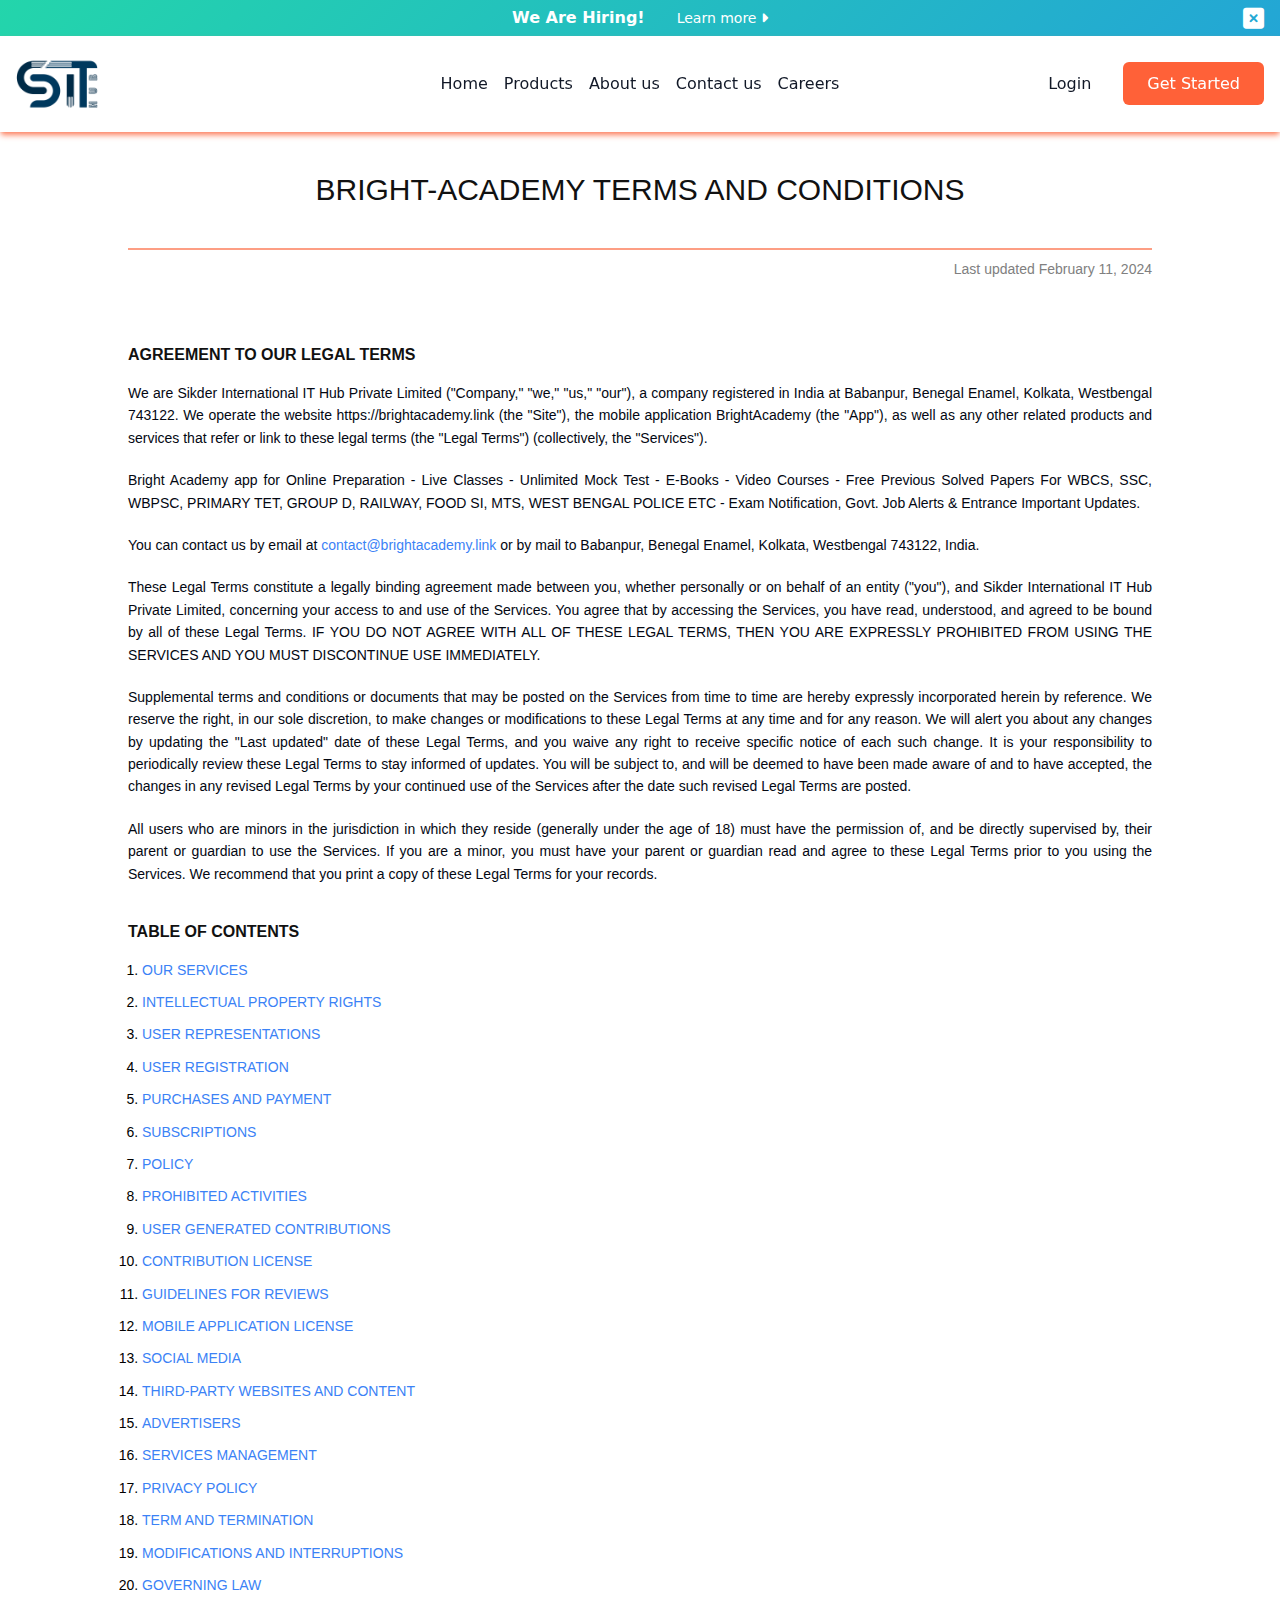
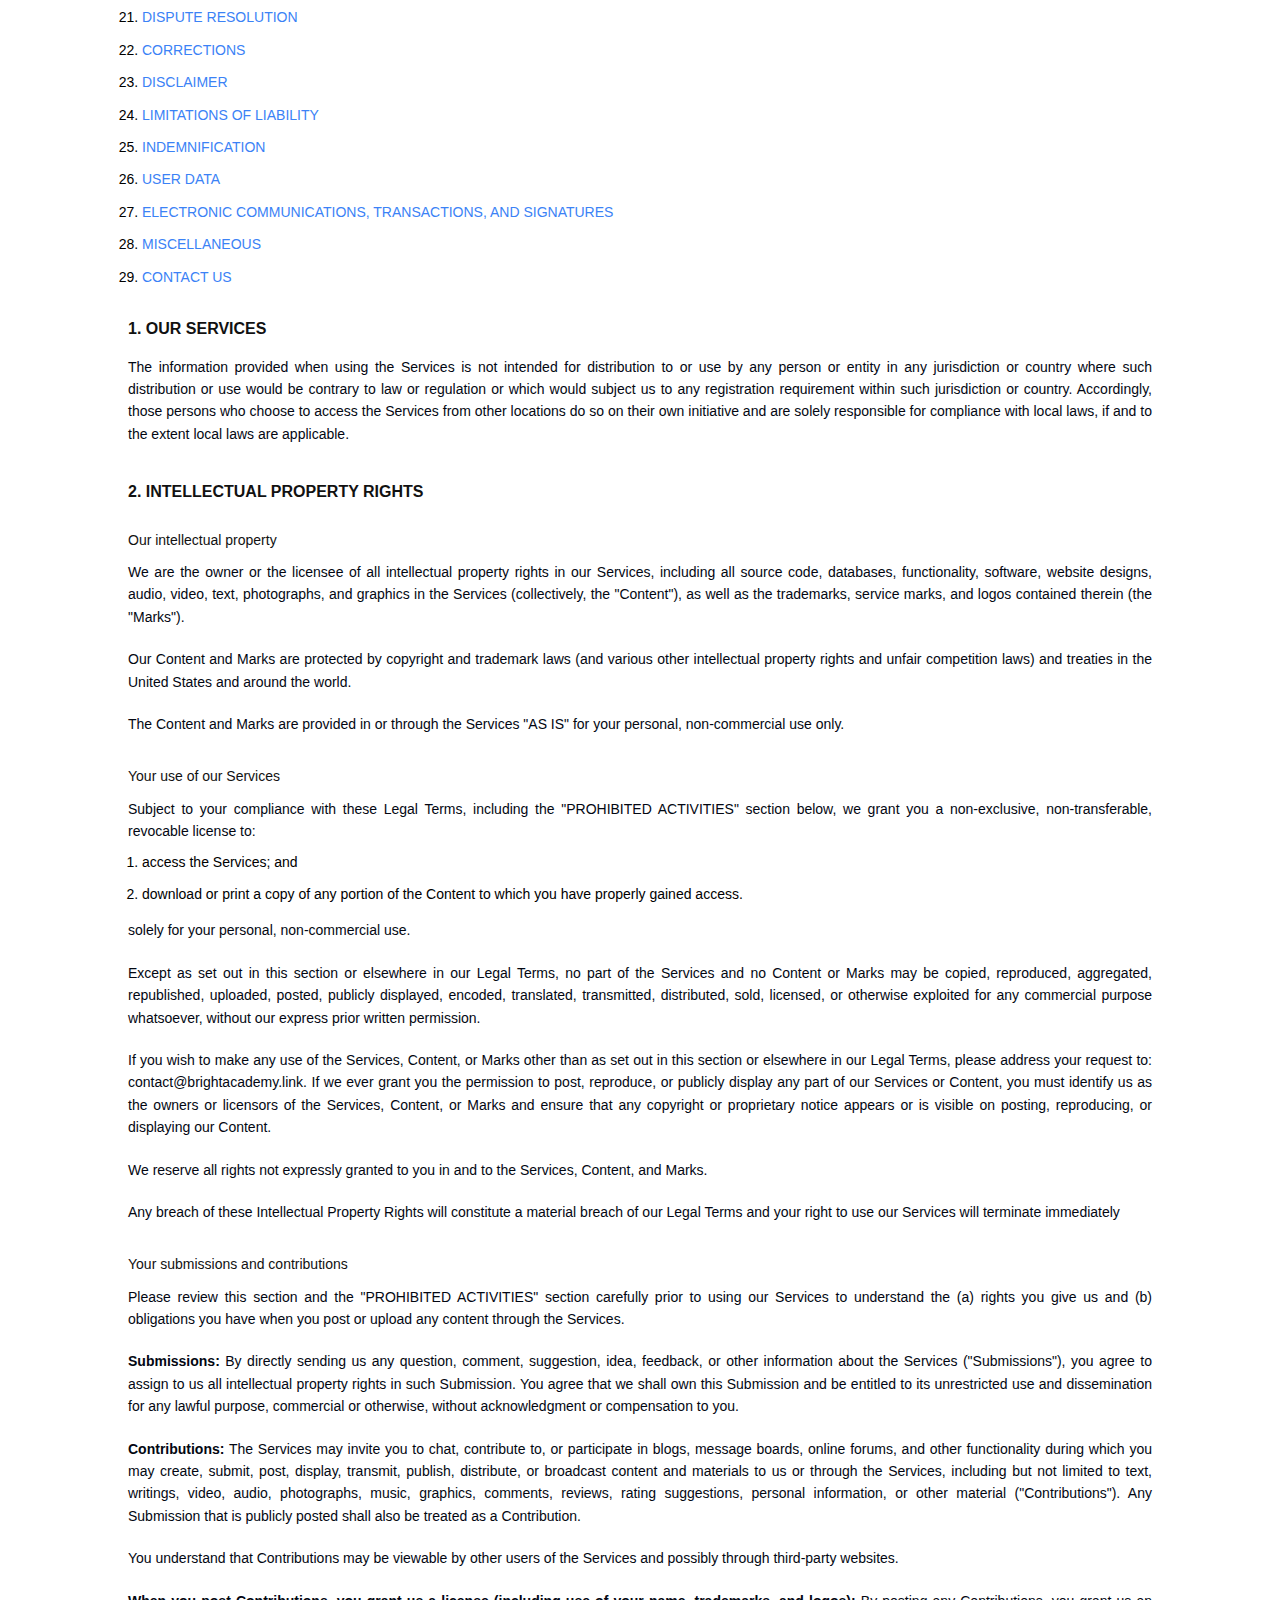
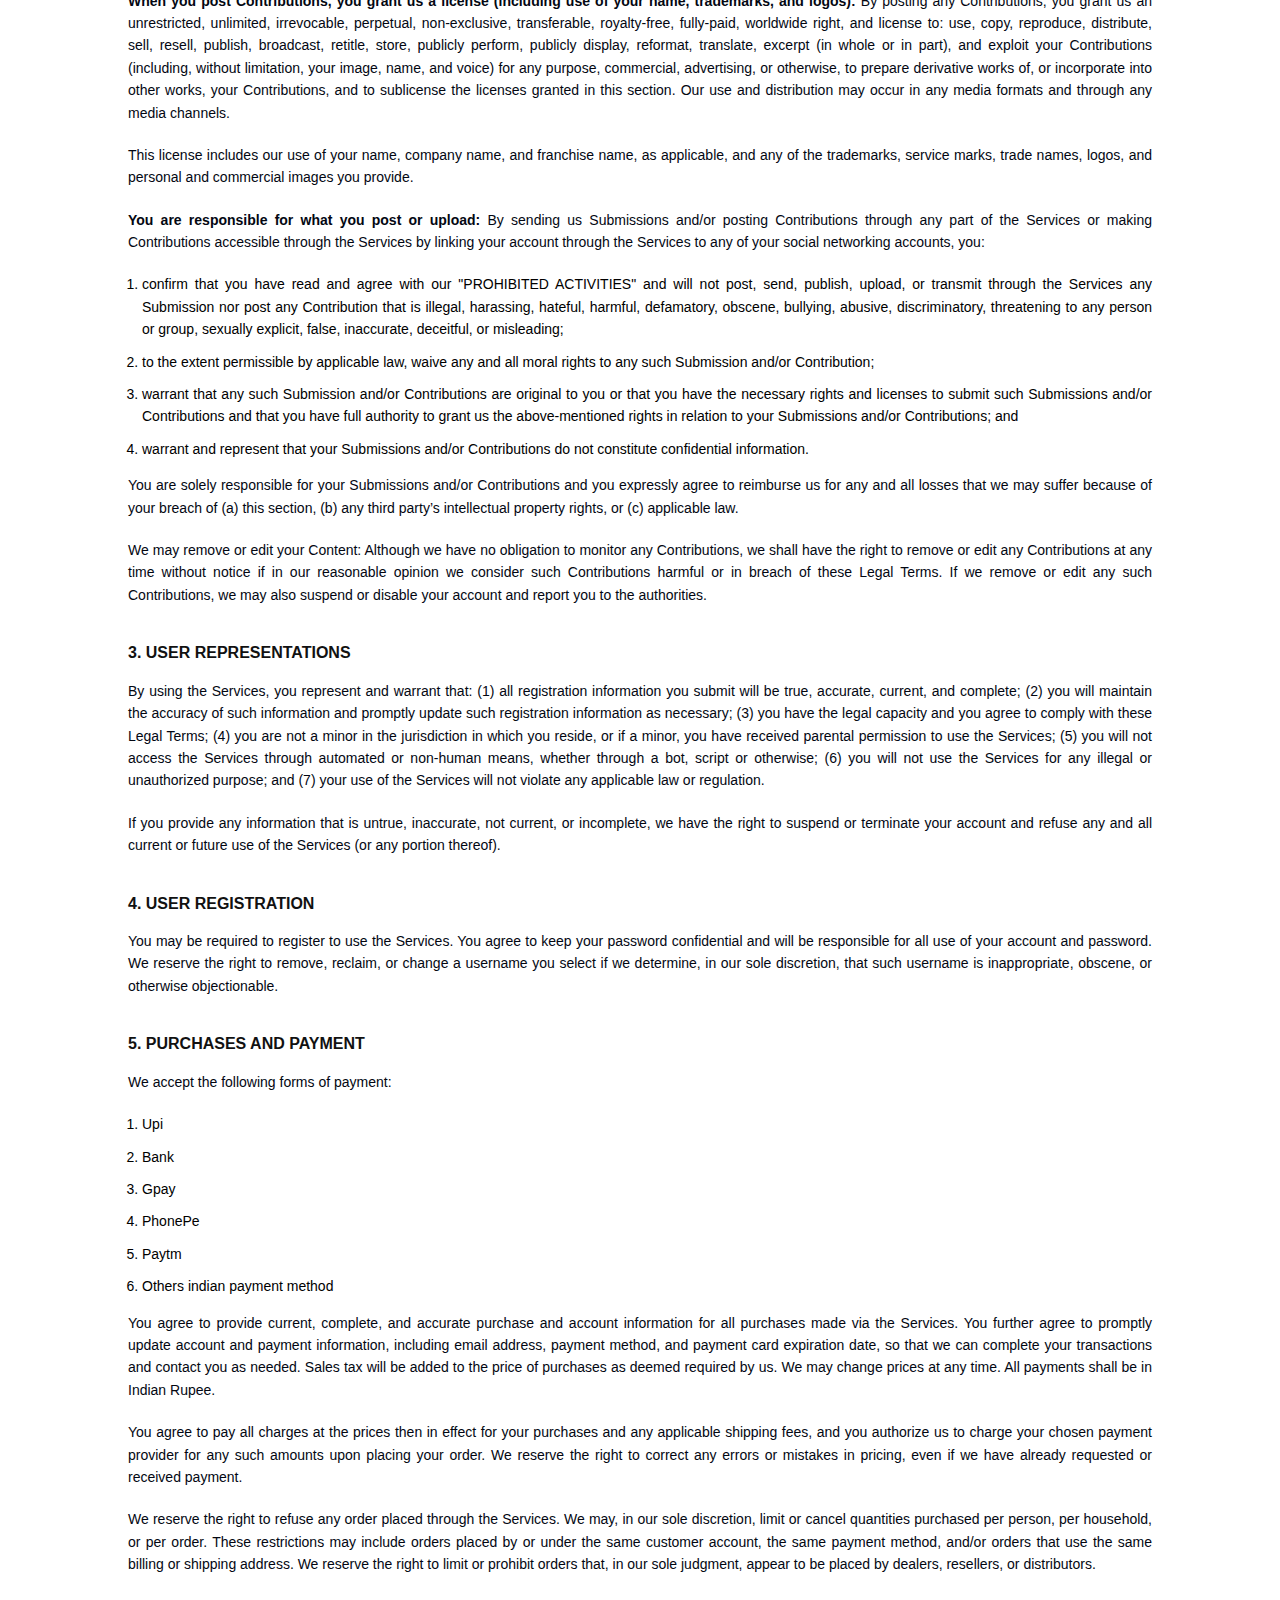
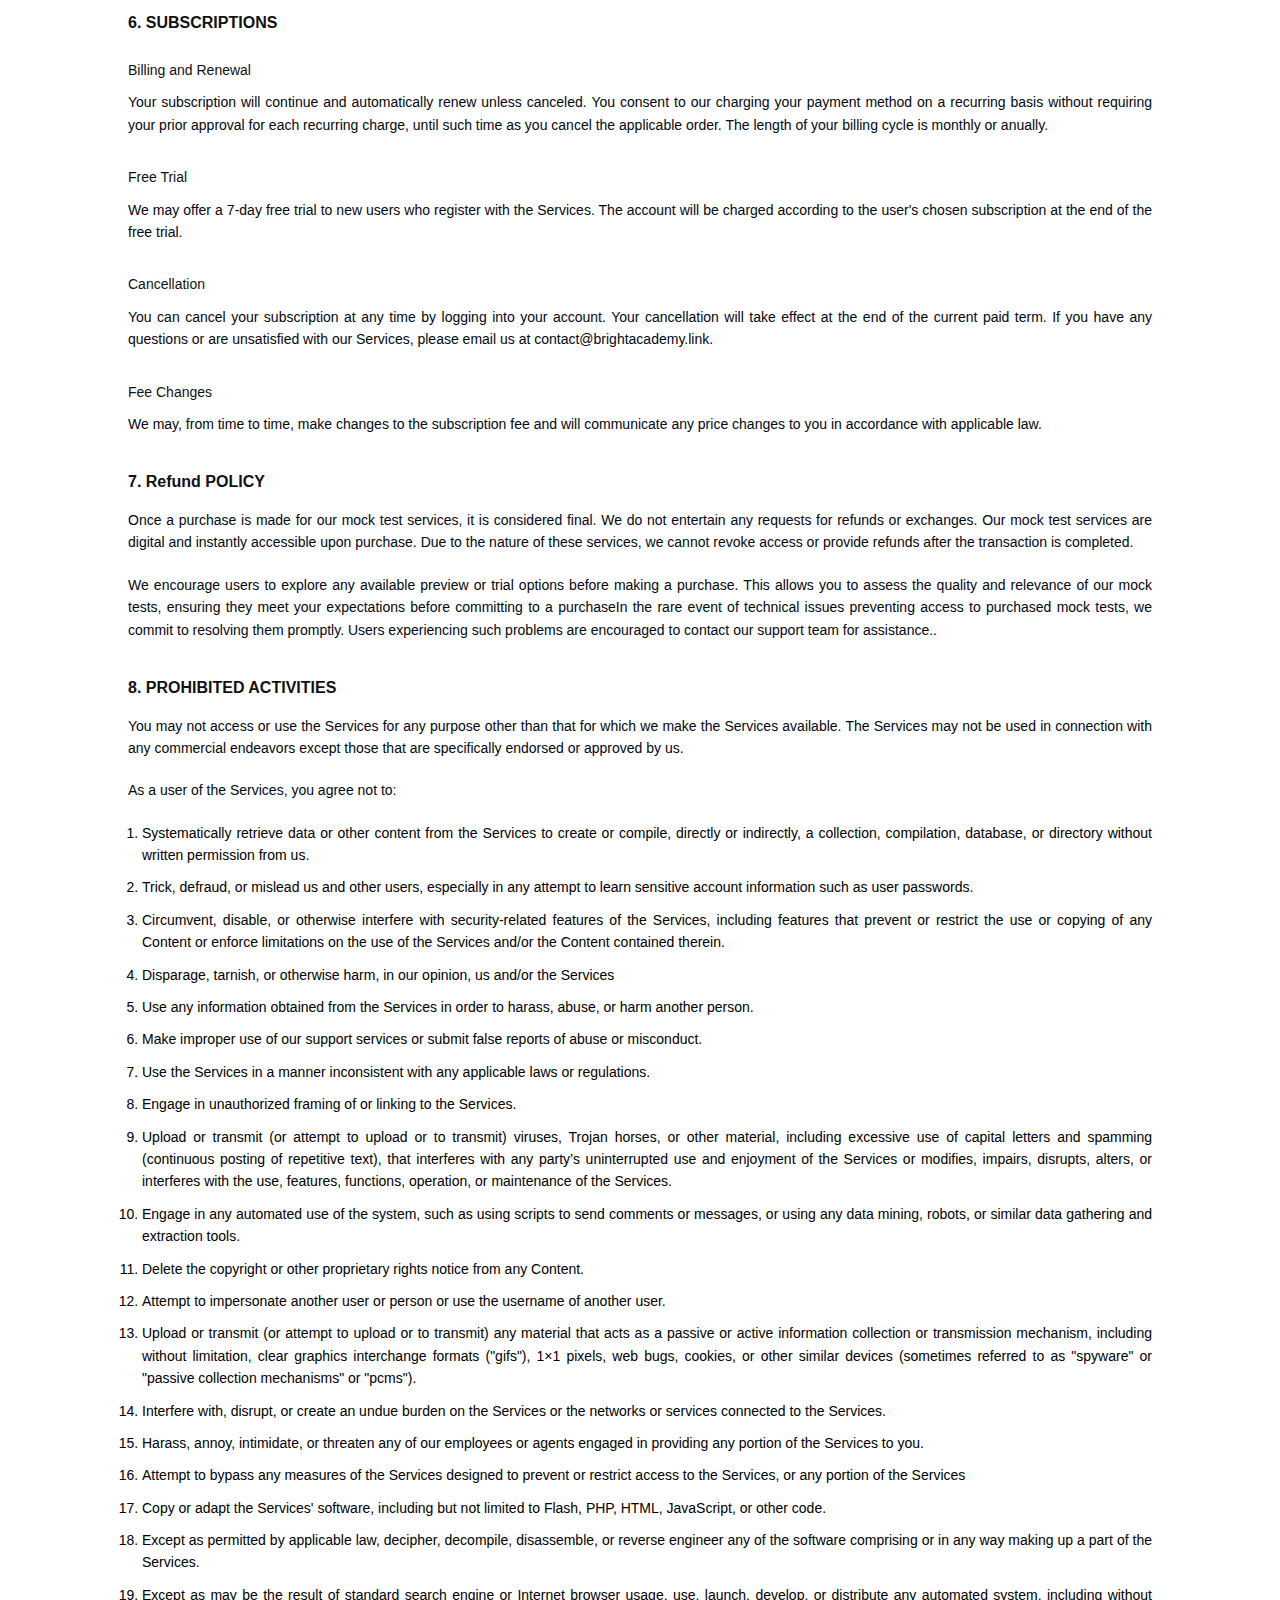
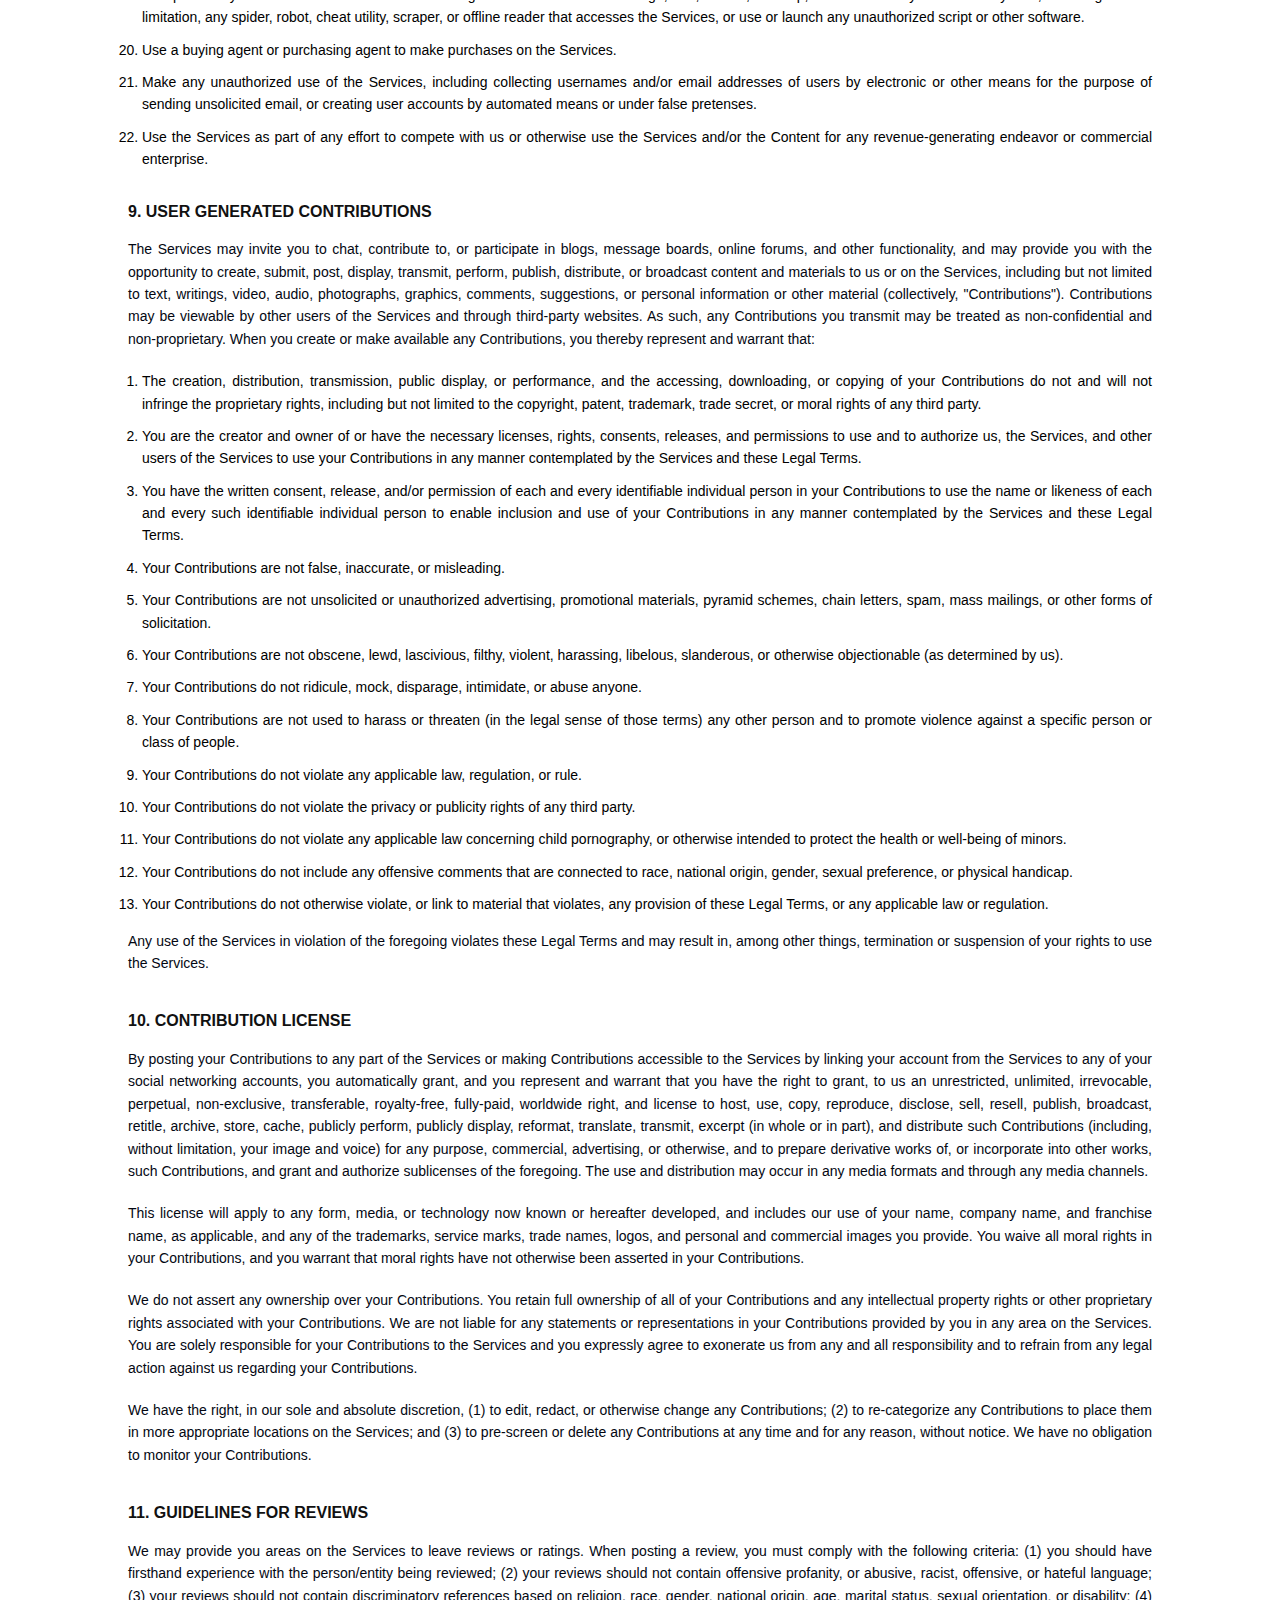
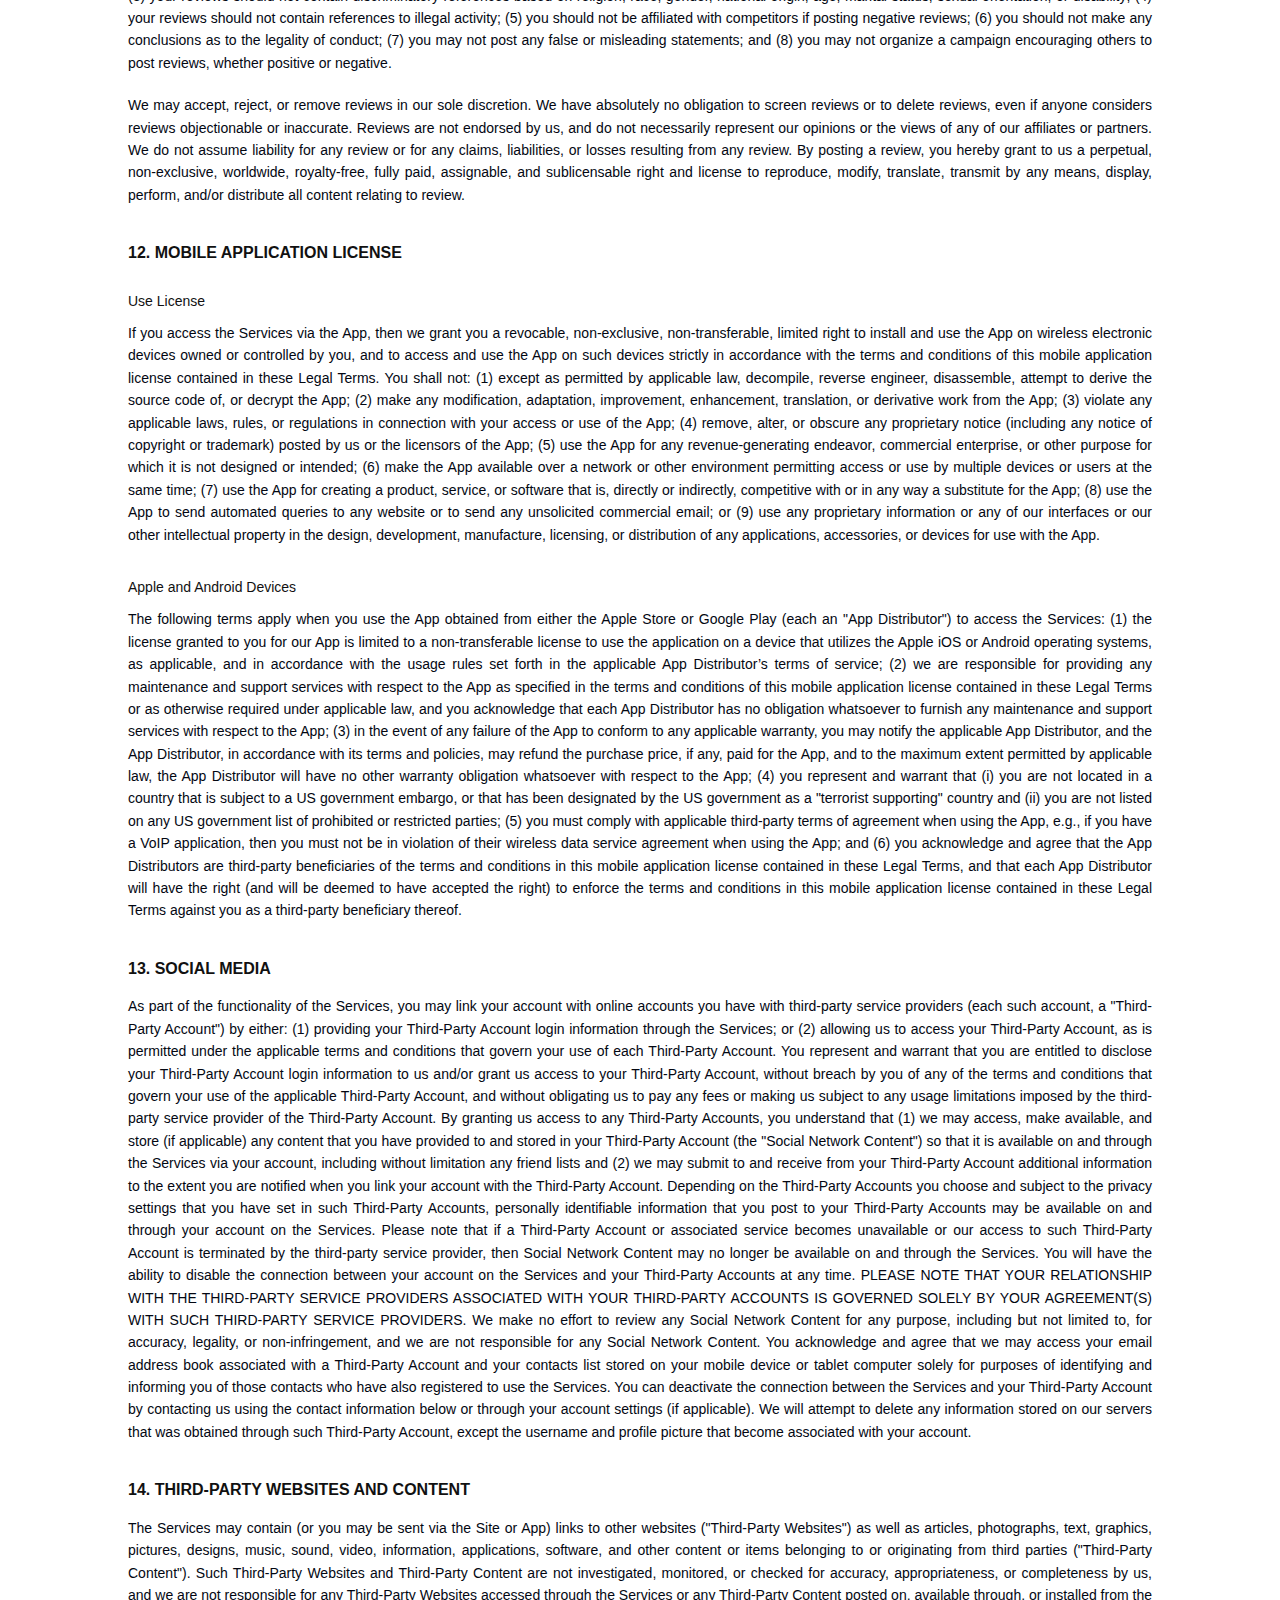
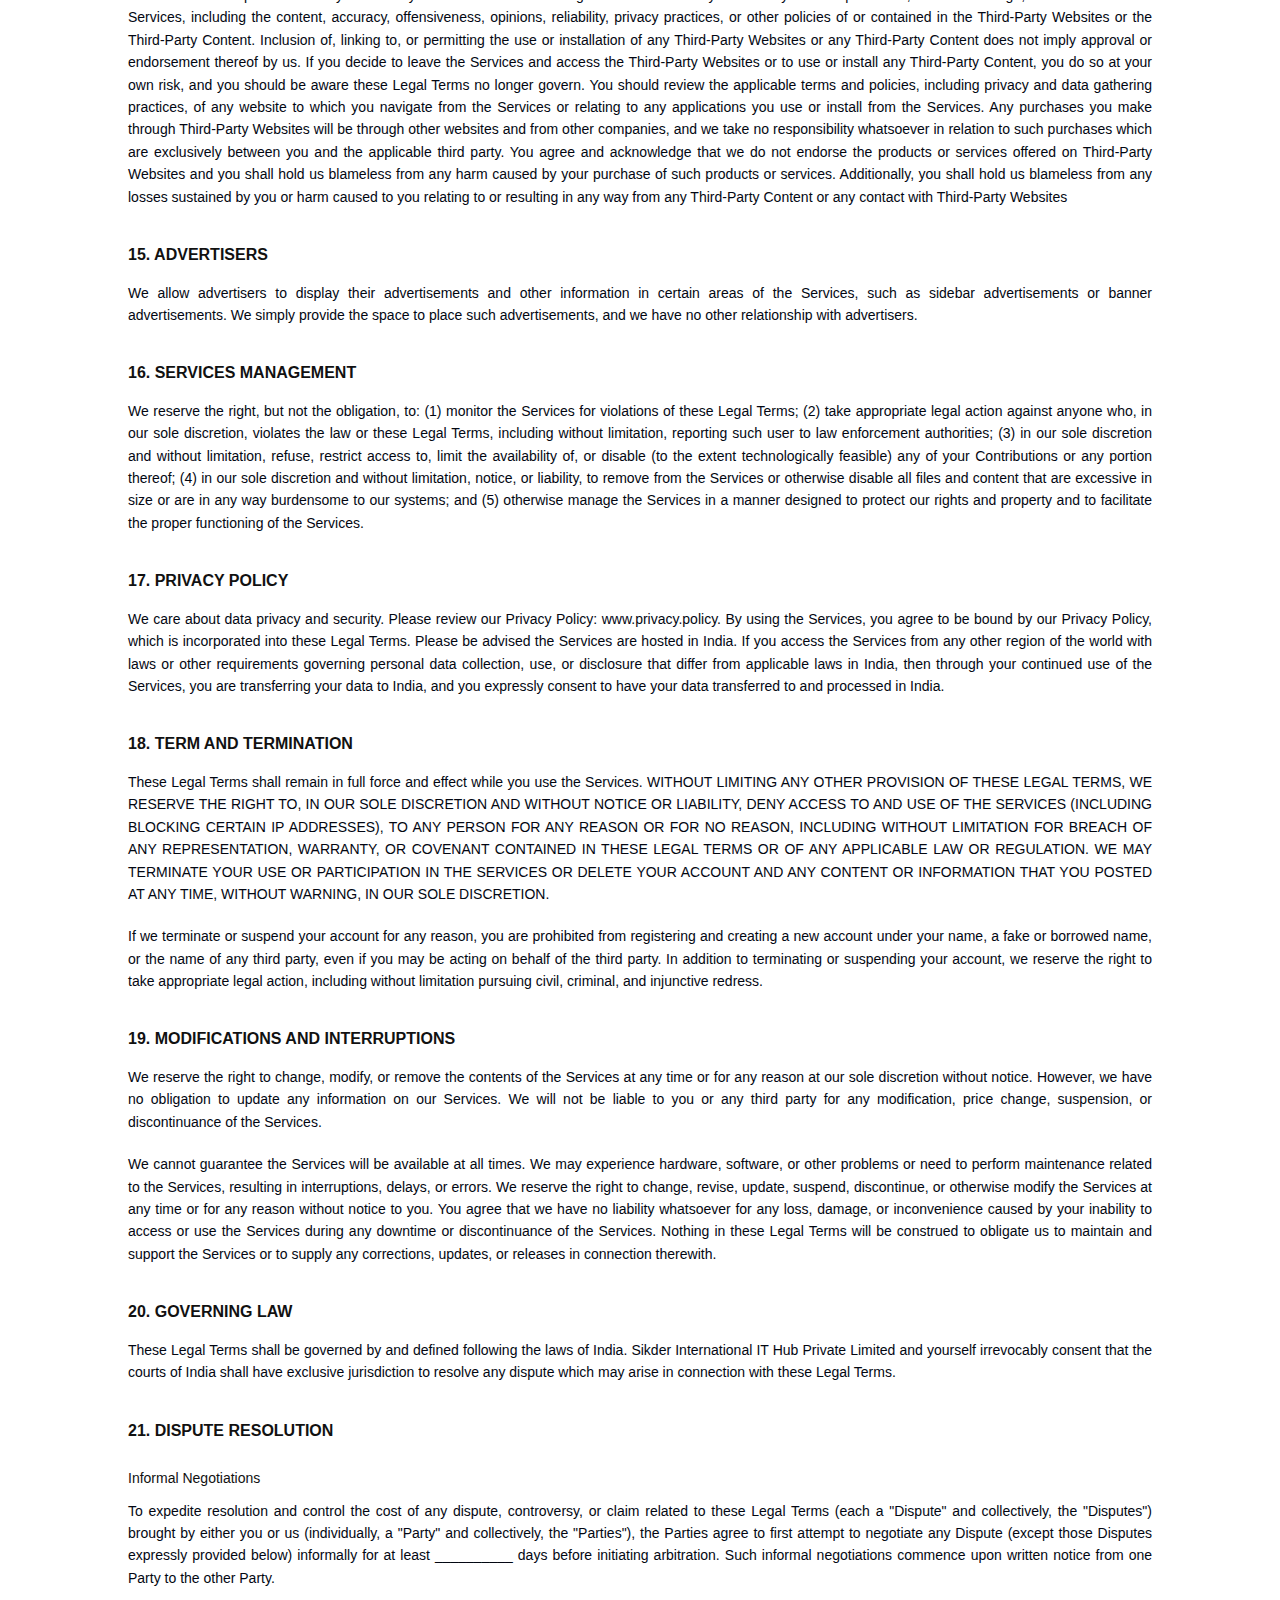
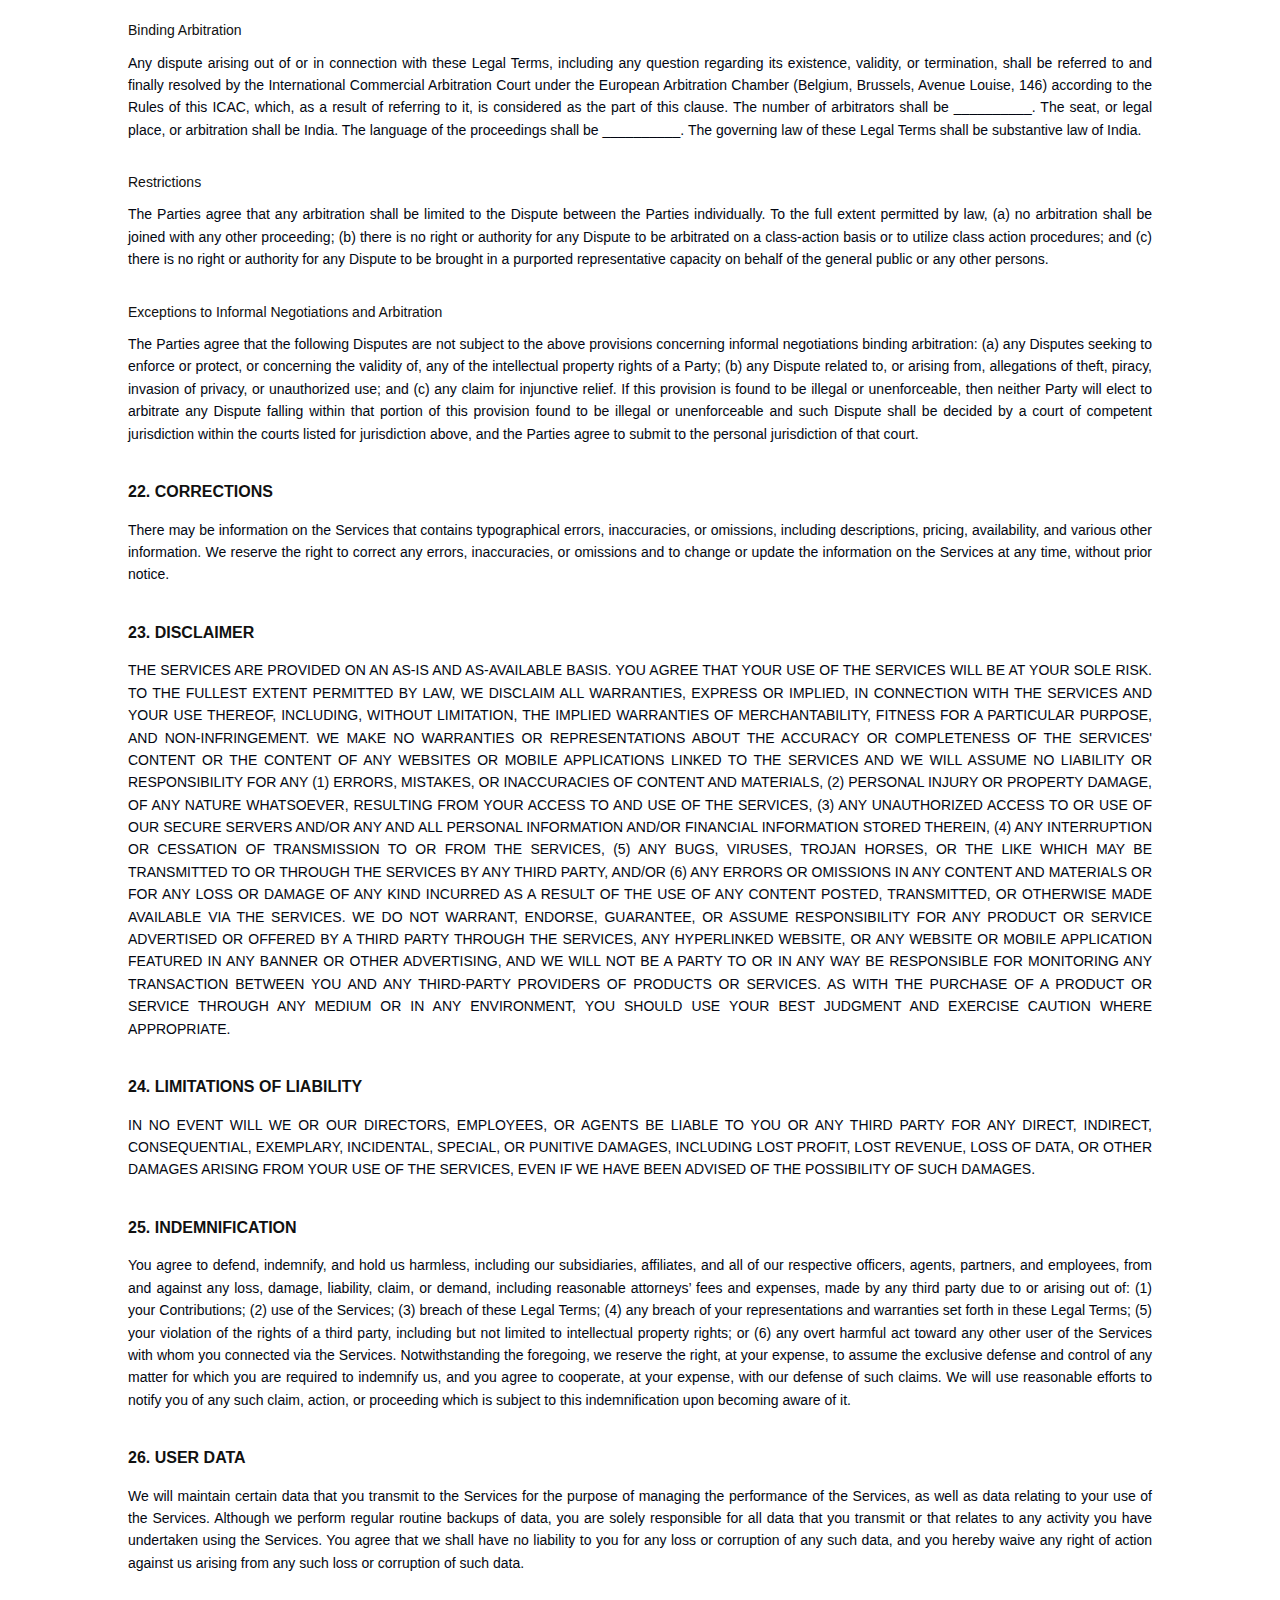
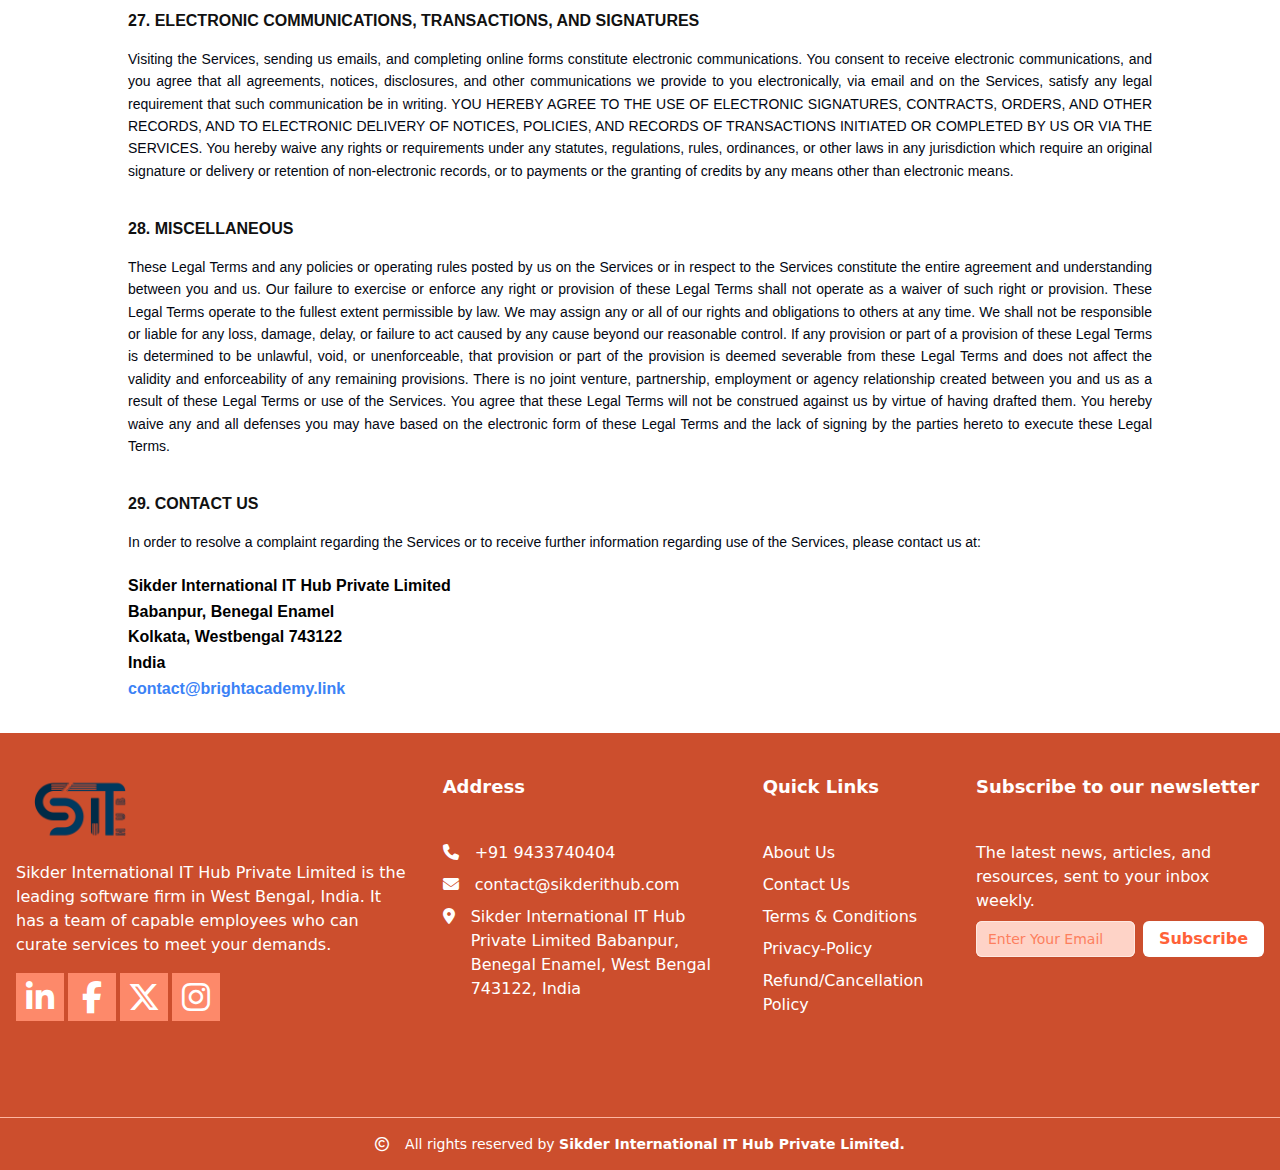
<file: public/terms.html>
<!DOCTYPE html>
<html lang="en">
<head>
    <meta charset="UTF-8">
    <meta http-equiv="X-UA-Compatible" content="IE=edge">
    <meta name="viewport" content="width=device-width, initial-scale=1.0">
    <meta property="og:image" content="../image/shikder_it.png">
    <meta name="description" content="Leading Software Development: Android, Web, iOS Apps & Full-Stack Solutions. Contact Sikder International IT Hub Private Limited for Innovative & Custom Software.">
    <title>TERMS AND CONDITIONS</title>
    <link rel="stylesheet" href="./tailwind.css">
    <link rel="stylesheet" href="https://cdnjs.cloudflare.com/ajax/libs/font-awesome/6.5.1/css/all.min.css">
    <style>
        .terms_section {
            font-family: Arial, sans-serif;
            line-height: 1.6;
            max-width: 1440px;
            margin: 0 auto;
            background: #fff;
            text-align: justify;
            text-justify: inter-word;
        }

        .h1_tag {
            text-align: center;
        }

        .h2_tag {
            padding: 14px 0;
            text-align: left;
            font-size: 16px;
            font-weight: bold;
        }

        .h3_tag {
            text-align: left;
            padding: 10px 0;
            font-size: 14px;
        }

        .h4_tag {
            text-align: end;
            color: gray;
            font-size: 14px;
            padding: 8px 0;
        }

        .h1_tag,
        .h2_tag,
        .h3_tag {
            color: #111;
        } 

        .p_tag {
            margin-bottom: 20px;
            color: #030712;
            font-size: 14px;
        } 

        .ordered-list,
        .unordered-list {
            margin-bottom: 14px;
            list-style: decimal;
            font-size: 14px;
        }

        .ordered-list li,
        .unordered-list li {
            margin-left: 14px;
            margin-bottom: 10px;
            font-size: 14px;
        } 
    </style>
</head>
<body>
    <header class=" sticky top-0 z-50">
        <!-- ===================notice==================== -->
        <section id="job" class="place animate_bg">
          <div class=" relative container max-w-screen-xl mx-auto px-4 py-1.5">
            <div class="row">
              <div class="w-full px-4 flex flex-wrap items-center justify-center">
                <h3 class=" px-0 sm:px-4 font-bold text-white text-base">We Are Hiring!</h3>
                <a href="./careers02.html" class="block px-4 text-sm text-white">Learn more <span ><i class=" fa-solid fa-caret-right"></i></span></a>
              </div>
            </div>
            <span class="cross block absolute top-1/4 transform -translate-y-0.5 right-4 cursor-pointer text-white"><i class="fa-solid fa-xl fa-square-xmark"></i></span>
          </div>
        </section>
        <!-- ===================notice End==================== -->
        <!-- ================Navbar====================== -->
        <nav class=" bg-white shadow-md shadow-shikder-coral03">
          <div class=" relative container max-w-screen-xl mx-auto px-4 py-4">
            <div class="row items-center justify-between">
              <div class="w-full md:w-1/4">
  <a href="../index.html"><img src="../image/sit_new_log.png" alt="Logo" class="h-16"></a>              </div>
              <div class="w-full md:w-2/4 px-4">
                <ul class=" nav-bar hidden lg:flex flex-wrap items-center justify-center space-x-4">
                  <li class=" py-3"><a href="./index.html" class=" relative text-gray-900 hover:text-shikder-primary">Home</a></li>
                  <li class=" py-3"><a href="./our_products.html" class=" relative text-gray-900 hover:text-shikder-primary">Products</a></li>
                  
                  <li class=" py-3"><a href="./about.html" class=" relative text-gray-900 hover:text-shikder-primary">About us</a></li>
                  <!-- <li class=" py-3"><a href="javascript:;" class=" relative text-gray-900 hover:text-shikder-primary">Pricing</a></li> -->
                  <li class=" py-3"><a href="./contacts.html" class=" relative text-gray-900 hover:text-shikder-primary">Contact us</a></li>
                  <li class=" py-3"><a href="./careers.html" class=" relative text-gray-900 hover:text-shikder-primary">Careers</a></li>
                  <!-- <li class=" py-3"><a href="javascript:;" class=" relative text-gray-900 hover:text-shikder-primary">Blog</a></li> -->
                </ul>
              </div>
              <div class="w-1/4 px-4">
                <ul class=" hidden lg:flex flex-wrap items-center justify-end gap-4">
                  <li><a href="javascript:;" class=" px-4 py-3 text-gray-900 hover:text-shikder-primary">Login</a></li>
                  <li><a href="./contacts.html" class=" px-6 py-3 bg-shikder-primary hover:bg-shikder-light hover:shadow-md shadow-shikder-light transition ease-in-out duration-300 rounded-md text-white">Get Started</a></li>
                </ul>
              </div>
              <!-- =================Mobile Menu Button=================== -->
              <a href="javascript:;" class="menu-toggle component-navicon closed absolute lg:hidden top-1/3 transform -translate-y-2 right-4">
                <span></span>
                <span></span>
                <span></span>
              </a>
              <!-- =================Mobile Menu Button End=================== -->
            </div>
            <!-- ========================Mobile Menu=============================== -->
            <div class="mobile-menu hidden lg:hidden relative">
              <ul class=" z-30 absolute top-2 w-full divide-y divide-shikder-coral07 bg-shikder-coral06 list rounded-sm shadow-xl">
                <li class=""><a href="./index.html" class=" relative flex p-4">Home</a></li>
                <li class=""><a href="./our_products.html" class=" relative flex p-4">Products</a></li>
                <li class=""><a href="./team.html" class=" relative flex p-4">Our Team</a></li>
                <li class=""><a href="./about.html" class=" relative flex p-4">About us</a></li>
                <!-- <li class=""><a href="javascript:;" class=" relative flex p-4">Pricing</a></li> -->
                <li class=""><a href="./contacts.html" class=" relative flex p-4">Contact us</a></li>
                <li class=""><a href="./careers.html" class=" relative flex p-4">Careers</a></li>
                <!-- <li class=""><a href="javascript:;" class=" relative flex p-4">Blog</a></li> -->
              </ul>
            </div>
            <!-- ========================Mobile Menu END=============================== -->
          </div>
        </nav>
        <!-- ================Navbar End====================== -->
      </header>
    <div class="terms_section pb-8" style=" width: 80%; margin: 0 auto;">
        <h1 class="h1_tag text-xl md:text-2xl lg:text-3xl py-5 sm:py-8 md:py-10">BRIGHT-ACADEMY TERMS AND CONDITIONS</h1>
        <div class="border-t-2 border-shikder-coral04"></div>
        <h4 class="h4_tag">Last updated February 11, 2024</h4>
        <div class="w-full pt-6 sm:pt-8 md:pt-10">
            <h2 class="h2_tag">AGREEMENT TO OUR LEGAL TERMS</h2>
            <div>
                <p class="p_tag">We are Sikder International IT Hub Private Limited ("Company," "we," "us," "our"), a company registered in India at Babanpur, Benegal Enamel, Kolkata, Westbengal 743122. We operate the website <a href="https://brightacademy.link">https://brightacademy.link</a> (the "Site"), the mobile application BrightAcademy (the "App"), as well as any other related products and services that refer or link to these legal terms (the "Legal Terms") (collectively, the "Services").</p>
                <p class="p_tag">Bright Academy app for Online Preparation - Live Classes - Unlimited Mock Test - E-Books - Video Courses - Free Previous Solved Papers For WBCS, SSC, WBPSC, PRIMARY TET, GROUP D, RAILWAY, FOOD SI, MTS, WEST BENGAL POLICE ETC - Exam Notification, Govt. Job Alerts & Entrance Important Updates.</p>
                <p class="p_tag">You can contact us by email at <a class="text-blue-500 hover:text-blue-700" href="mailto:contact@brightacademy.link">contact@brightacademy.link</a> or by mail to Babanpur, Benegal Enamel, Kolkata, Westbengal 743122, India.</p>
                <p class="p_tag">These Legal Terms constitute a legally binding agreement made between you, whether
                    personally or on behalf of an entity ("you"), and Sikder International IT Hub Private Limited,
                    concerning your access to and use of the Services. You agree that by accessing the Services,
                    you have read, understood, and agreed to be bound by all of these Legal Terms. IF YOU DO
                    NOT AGREE WITH ALL OF THESE LEGAL TERMS, THEN YOU ARE EXPRESSLY
                    PROHIBITED FROM USING THE SERVICES AND YOU MUST DISCONTINUE USE
                    IMMEDIATELY.</p>
                <p class="p_tag">Supplemental terms and conditions or documents that may be posted on the Services from time
                    to time are hereby expressly incorporated herein by reference. We reserve the right, in our sole
                    discretion, to make changes or modifications to these Legal Terms at any time and for any
                    reason. We will alert you about any changes by updating the "Last updated" date of these Legal
                    Terms, and you waive any right to receive specific notice of each such change. It is your
                    responsibility to periodically review these Legal Terms to stay informed of updates. You will be
                    subject to, and will be deemed to have been made aware of and to have accepted, the changes
                    in any revised Legal Terms by your continued use of the Services after the date such revised
                    Legal Terms are posted.</p>
                <p class="p_tag">All users who are minors in the jurisdiction in which they reside (generally under the age of 18)
                    must have the permission of, and be directly supervised by, their parent or guardian to use the
                    Services. If you are a minor, you must have your parent or guardian read and agree to these
                    Legal Terms prior to you using the Services.
                    We recommend that you print a copy of these Legal Terms for your records.</p>
            </div>
            <h2 class="h2_tag">TABLE OF CONTENTS</h2>
            <ul class="unordered-list">
                <li><a class="text-blue-500 hover:text-blue-700" href="#1">OUR SERVICES</a></li>
                <li><a class="text-blue-500 hover:text-blue-700" href="#2">INTELLECTUAL PROPERTY RIGHTS</a></li>
                <li><a class="text-blue-500 hover:text-blue-700" href="#3">USER REPRESENTATIONS</a></li>
                <li><a class="text-blue-500 hover:text-blue-700" href="#4">USER REGISTRATION</a></li>
                <li><a class="text-blue-500 hover:text-blue-700" href="#5">PURCHASES AND PAYMENT</a></li>
                <li><a class="text-blue-500 hover:text-blue-700" href="#6">SUBSCRIPTIONS</a></li>
                <li><a class="text-blue-500 hover:text-blue-700" href="#7">POLICY</a></li>
                <li><a class="text-blue-500 hover:text-blue-700" href="#8">PROHIBITED ACTIVITIES</a></li>
                <li><a class="text-blue-500 hover:text-blue-700" href="#9">USER GENERATED CONTRIBUTIONS</a></li>
                <li><a class="text-blue-500 hover:text-blue-700" href="#10">CONTRIBUTION LICENSE</a></li>
                <li><a class="text-blue-500 hover:text-blue-700" href="#11">GUIDELINES FOR REVIEWS</a></li>
                <li><a class="text-blue-500 hover:text-blue-700" href="#12">MOBILE APPLICATION LICENSE</a></li>
                <li><a class="text-blue-500 hover:text-blue-700" href="#13">SOCIAL MEDIA</a></li>
                <li><a class="text-blue-500 hover:text-blue-700" href="#14">THIRD-PARTY WEBSITES AND CONTENT</a></li>
                <li><a class="text-blue-500 hover:text-blue-700" href="#15">ADVERTISERS</a></li>
                <li><a class="text-blue-500 hover:text-blue-700" href="#16">SERVICES MANAGEMENT</a></li>
                <li><a class="text-blue-500 hover:text-blue-700" href="#17">PRIVACY POLICY</a></li>
                <li><a class="text-blue-500 hover:text-blue-700" href="#18">TERM AND TERMINATION</a></li>
                <li><a class="text-blue-500 hover:text-blue-700" href="#19">MODIFICATIONS AND INTERRUPTIONS</a></li>
                <li><a class="text-blue-500 hover:text-blue-700" href="#20">GOVERNING LAW</a></li>
                <li><a class="text-blue-500 hover:text-blue-700" href="#21">DISPUTE RESOLUTION</a></li>
                <li><a class="text-blue-500 hover:text-blue-700" href="#22">CORRECTIONS</a></li>
                <li><a class="text-blue-500 hover:text-blue-700" href="#23">DISCLAIMER</a></li>
                <li><a class="text-blue-500 hover:text-blue-700" href="#24">LIMITATIONS OF LIABILITY</a></li>
                <li><a class="text-blue-500 hover:text-blue-700" href="#25">INDEMNIFICATION</a></li>
                <li><a class="text-blue-500 hover:text-blue-700" href="#26">USER DATA</a></li>
                <li><a class="text-blue-500 hover:text-blue-700" href="#27">ELECTRONIC COMMUNICATIONS, TRANSACTIONS, AND SIGNATURES</a></li>
                <li><a class="text-blue-500 hover:text-blue-700" href="#28">MISCELLANEOUS</a></li>
                <li><a class="text-blue-500 hover:text-blue-700" href="#29">CONTACT US</a></li>
            </ul>
            <h2 class="h2_tag" id="1">1. OUR SERVICES</h2>
            <div>
                <p class="p_tag">The information provided when using the Services is not intended for distribution to or use
                    by any person or entity in any jurisdiction or country where such distribution or use would be
                    contrary to law or regulation or which would subject us to any registration requirement within
                    such jurisdiction or country. Accordingly, those persons who choose to access the Services
                    from other locations do so on their own initiative and are solely responsible for compliance
                    with local laws, if and to the extent local laws are applicable.</p>
            </div>
            <h2 class="h2_tag" id="2">2. INTELLECTUAL PROPERTY RIGHTS</h2>
            <h3 class="h3_tag">Our intellectual property</h3>
            <div>
                <p class="p_tag">We are the owner or the licensee of all intellectual property rights in our Services, including all
                    source code, databases, functionality, software, website designs, audio, video, text,
                    photographs, and graphics in the Services (collectively, the "Content"), as well as the
                    trademarks, service marks, and logos contained therein (the "Marks").</p>
                <p class="p_tag">Our Content and Marks are protected by copyright and trademark laws (and various other
                    intellectual property rights and unfair competition laws) and treaties in the United States and
                    around the world.</p>
                <p class="p_tag">The Content and Marks are provided in or through the Services "AS IS" for your personal,
                    non-commercial use only.</p>
            </div>
            <h3 class="h3_tag">Your use of our Services</h3>
            <div>
                <p class="p_tag">Subject to your compliance with these Legal Terms, including the "PROHIBITED ACTIVITIES" section below, we grant you a non-exclusive, non-transferable, revocable license to:</p>
                <ul class="unordered-list" style="margin-top: -12px;">
                    <li>access the Services; and</li>
                    <li>download or print a copy of any portion of the Content to which you have properly gained access.</li>
                </ul>
                <p class="p_tag">solely for your personal, non-commercial use.</p>
                <p class="p_tag">Except as set out in this section or elsewhere in our Legal Terms, no part of the Services and no
                    Content or Marks may be copied, reproduced, aggregated, republished, uploaded, posted,
                    publicly displayed, encoded, translated, transmitted, distributed, sold, licensed, or otherwise
                    exploited for any commercial purpose whatsoever, without our express prior written permission.</p>
                <p class="p_tag">If you wish to make any use of the Services, Content, or Marks other than as set out in this
                    section or elsewhere in our Legal Terms, please address your request to:
                    contact@brightacademy.link. If we ever grant you the permission to post, reproduce, or publicly
                    display any part of our Services or Content, you must identify us as the owners or licensors of
                    the Services, Content, or Marks and ensure that any copyright or proprietary notice appears or
                    is visible on posting, reproducing, or displaying our Content.</p>
                <p class="p_tag">We reserve all rights not expressly granted to you in and to the Services, Content, and Marks.</p>
                <p class="p_tag">Any breach of these Intellectual Property Rights will constitute a material breach of our Legal
                    Terms and your right to use our Services will terminate immediately</p>
            </div>
            <h3 class="h3_tag">Your submissions and contributions</h2>
            <div>
                <p class="p_tag">Please review this section and the "PROHIBITED ACTIVITIES" section carefully prior to using
                    our Services to understand the (a) rights you give us and (b) obligations you have when you
                    post or upload any content through the Services.</p>
                <p class="p_tag"><b>Submissions:</b> By directly sending us any question, comment, suggestion, idea, feedback, or
                    other information about the Services ("Submissions"), you agree to assign to us all
                    intellectual property rights in such Submission. You agree that we shall own this Submission
                    and be entitled to its unrestricted use and dissemination for any lawful purpose, commercial
                    or otherwise, without acknowledgment or compensation to you.</p>
                <p class="p_tag"><b>Contributions:</b> The Services may invite you to chat, contribute to, or participate in blogs,
                    message boards, online forums, and other functionality during which you may create,
                    submit, post, display, transmit, publish, distribute, or broadcast content and materials to us
                    or through the Services, including but not limited to text, writings, video, audio, photographs,
                    music, graphics, comments, reviews, rating suggestions, personal information, or other
                    material ("Contributions"). Any Submission that is publicly posted shall also be treated as a
                    Contribution.</p>
                <p class="p_tag">You understand that Contributions may be viewable by other users of the Services and
                    possibly through third-party websites.</p>
                <p class="p_tag"><b>When you post Contributions, you grant us a license (including use of your name,
                    trademarks, and logos):</b> By posting any Contributions, you grant us an unrestricted,
                    unlimited, irrevocable, perpetual, non-exclusive, transferable, royalty-free, fully-paid,
                    worldwide right, and license to: use, copy, reproduce, distribute, sell, resell, publish,
                    broadcast, retitle, store, publicly perform, publicly display, reformat, translate, excerpt (in
                    whole or in part), and exploit your Contributions (including, without limitation, your image,
                    name, and voice) for any purpose, commercial, advertising, or otherwise, to prepare
                    derivative works of, or incorporate into other works, your Contributions, and to sublicense the licenses granted in this section. Our use and distribution may occur in any media
                    formats and through any media channels.</p>
                <p class="p_tag">This license includes our use of your name, company name, and franchise name, as
                    applicable, and any of the trademarks, service marks, trade names, logos, and personal
                    and commercial images you provide.</p>
                <p class="p_tag"><b>You are responsible for what you post or upload:</b> By sending us Submissions and/or posting
                    Contributions through any part of the Services or making Contributions accessible through
                    the Services by linking your account through the Services to any of your social networking
                    accounts, you:</p>
                    <ul class="unordered-list">
                        <li>confirm that you have read and agree with our "PROHIBITED ACTIVITIES" and will
                            not post, send, publish, upload, or transmit through the Services any Submission nor
                            post any Contribution that is illegal, harassing, hateful, harmful, defamatory,
                            obscene, bullying, abusive, discriminatory, threatening to any person or group,
                            sexually explicit, false, inaccurate, deceitful, or misleading;</li>
                        <li>to the extent permissible by applicable law, waive any and all moral rights to any
                            such Submission and/or Contribution;</li>
                        <li>warrant that any such Submission and/or Contributions are original to you or that you
                            have the necessary rights and licenses to submit such Submissions and/or
                            Contributions and that you have full authority to grant us the above-mentioned rights
                            in relation to your Submissions and/or Contributions; and</li>
                        <li>warrant and represent that your Submissions and/or Contributions do not constitute
                            confidential information.</li>
                    </ul>
                <p class="p_tag">You are solely responsible for your Submissions and/or Contributions and you expressly agree to
                    reimburse us for any and all losses that we may suffer because of your breach of (a) this section, (b)
                    any third party’s intellectual property rights, or (c) applicable law.</p>
                <p class="p_tag">We may remove or edit your Content: Although we have no obligation to monitor any
                    Contributions, we shall have the right to remove or edit any Contributions at any time without notice
                    if in our reasonable opinion we consider such Contributions harmful or in breach of these Legal
                    Terms. If we remove or edit any such Contributions, we may also suspend or disable your account
                    and report you to the authorities.</p>
            </div>
            <h2 class="h2_tag" id="3">3. USER REPRESENTATIONS</h2>
            <div>
                <p class="p_tag">By using the Services, you represent and warrant that: (1) all registration information you submit
                    will be true, accurate, current, and complete; (2) you will maintain the accuracy of such
                    information and promptly update such registration information as necessary; (3) you have the
                    legal capacity and you agree to comply with these Legal Terms; (4) you are not a minor in the
                    jurisdiction in which you reside, or if a minor, you have received parental permission to use the
                    Services; (5) you will not access the Services through automated or non-human means, whether
                    through a bot, script or otherwise; (6) you will not use the Services for any illegal or
                    unauthorized purpose; and (7) your use of the Services will not violate any applicable law or
                    regulation.</p>
                <p class="p_tag">If you provide any information that is untrue, inaccurate, not current, or incomplete, we have the
                    right to suspend or terminate your account and refuse any and all current or future use of the
                    Services (or any portion thereof).</p>
            </div>
            <h2 class="h2_tag" id="4">4. USER REGISTRATION</h2>
            <div>
                <p class="p_tag">You may be required to register to use the Services. You agree to keep your password
                    confidential and will be responsible for all use of your account and password. We reserve the
                    right to remove, reclaim, or change a username you select if we determine, in our sole
                    discretion, that such username is inappropriate, obscene, or otherwise objectionable.</p>
            </div>
            <h2 class="h2_tag" id="5">5. PURCHASES AND PAYMENT</h2>
            <div>
                <p class="p_tag">We accept the following forms of payment:</p>
                <ul class="unordered-list">
                    <li>Upi</li>
                    <li>Bank</li>
                    <li>Gpay</li>
                    <li>PhonePe</li>
                    <li>Paytm</li>
                    <li>Others indian payment method</li>
                </ul>
            </div>
            <div>
                <p class="p_tag">You agree to provide current, complete, and accurate purchase and account information for all
                    purchases made via the Services. You further agree to promptly update account and payment
                    information, including email address, payment method, and payment card expiration date, so
                    that we can complete your transactions and contact you as needed. Sales tax will be added to
                    the price of purchases as deemed required by us. We may change prices at any time. All
                    payments shall be in Indian Rupee.</p>
                <p class="p_tag">You agree to pay all charges at the prices then in effect for your purchases and any applicable
                    shipping fees, and you authorize us to charge your chosen payment provider for any such
                    amounts upon placing your order. We reserve the right to correct any errors or mistakes in
                    pricing, even if we have already requested or received payment.</p>
                <p class="p_tag">We reserve the right to refuse any order placed through the Services. We may, in our sole
                    discretion, limit or cancel quantities purchased per person, per household, or per order. These
                    restrictions may include orders placed by or under the same customer account, the same
                    payment method, and/or orders that use the same billing or shipping address. We reserve the
                    right to limit or prohibit orders that, in our sole judgment, appear to be placed by dealers,
                    resellers, or distributors.</p>
            </div>
            <h2 class="h2_tag"  id="6">6. SUBSCRIPTIONS</h2>
            <h3 class="h3_tag">Billing and Renewal</h3>
            <div>
                <p class="p_tag">Your subscription will continue and automatically renew unless canceled. You consent to
                    our charging your payment method on a recurring basis without requiring your prior
                    approval for each recurring charge, until such time as you cancel the applicable order. The
                    length of your billing cycle is monthly or anually.</p>
            </div>
            <h3 class="h3_tag">Free Trial</h3>
            <div>
                <p class="p_tag">We may offer a 7-day free trial to new users who register with the Services. The account will
                    be charged according to the user's chosen subscription at the end of the free trial.</p>
            </div>
            <h3 class="h3_tag">Cancellation</h3>
            <div>
                <p class="p_tag">You can cancel your subscription at any time by logging into your account. Your cancellation will take
                    effect at the end of the current paid term. If you have any questions or are unsatisfied with our
                    Services, please email us at contact@brightacademy.link.</p>
            </div>
            <h3 class="h3_tag">Fee Changes</h3>
            <div>
                <p class="p_tag">We may, from time to time, make changes to the subscription fee and will communicate any price
                    changes to you in accordance with applicable law.</p>
            </div>
            <h2 class="h2_tag" id="7">7. Refund POLICY</h2>
            <div>
                <p class="p_tag">Once a purchase is made for our mock test services, it is considered final. We do not
                    entertain any requests for refunds or exchanges. Our mock test services are digital and
                    instantly accessible upon purchase. Due to the nature of these services, we cannot revoke
                    access or provide refunds after the transaction is completed.</p>
                <p class="p_tag">We encourage users to explore any available preview or trial options before making a
                    purchase. This allows you to assess the quality and relevance of our mock tests, ensuring
                    they meet your expectations before committing to a purchaseIn the rare event of technical
                    issues preventing access to purchased mock tests, we commit to resolving them promptly.
                    Users experiencing such problems are encouraged to contact our support team for
                    assistance..</p>
            </div>
            <h2 class="h2_tag" id="8">8. PROHIBITED ACTIVITIES</h2>
            <div>
                <p class="p_tag">You may not access or use the Services for any purpose other than that for which we make the
                    Services available. The Services may not be used in connection with any commercial
                    endeavors except those that are specifically endorsed or approved by us.</p>
                <p class="p_tag">As a user of the Services, you agree not to:</p>
            </div>
            <ul class="unordered-list">
                <li>Systematically retrieve data or other content from the Services to create or compile,
                    directly or indirectly, a collection, compilation, database, or directory without written
                    permission from us.</li>
                <li>Trick, defraud, or mislead us and other users, especially in any attempt to learn sensitive
                    account information such as user passwords.</li>
                <li>Circumvent, disable, or otherwise interfere with security-related features of the Services,
                    including features that prevent or restrict the use or copying of any Content or enforce
                    limitations on the use of the Services and/or the Content contained therein.</li>
                <li>Disparage, tarnish, or otherwise harm, in our opinion, us and/or the Services</li>
                <li>Use any information obtained from the Services in order to harass, abuse, or harm another
                    person.</li>
                <li>Make improper use of our support services or submit false reports of abuse or misconduct.</li>
                <li>Use the Services in a manner inconsistent with any applicable laws or regulations.</li>
                <li>Engage in unauthorized framing of or linking to the Services.</li>
                <li>Upload or transmit (or attempt to upload or to transmit) viruses, Trojan horses, or other
                    material, including excessive use of capital letters and spamming (continuous posting of
                    repetitive text), that interferes with any party’s uninterrupted use and enjoyment of the
                    Services or modifies, impairs, disrupts, alters, or interferes with the use, features, functions,
                    operation, or maintenance of the Services.</li>
                <li>Engage in any automated use of the system, such as using scripts to send comments or
                    messages, or using any data mining, robots, or similar data gathering and extraction tools.</li>
                <li>Delete the copyright or other proprietary rights notice from any Content.</li>
                <li>Attempt to impersonate another user or person or use the username of another user.</li>
                <li>Upload or transmit (or attempt to upload or to transmit) any material that acts as a passive or
                    active information collection or transmission mechanism, including without limitation, clear
                    graphics interchange formats ("gifs"), 1×1 pixels, web bugs, cookies, or other similar devices
                    (sometimes referred to as "spyware" or "passive collection mechanisms" or "pcms").</li>
                <li>Interfere with, disrupt, or create an undue burden on the Services or the networks or services
                    connected to the Services.</li>
                <li>Harass, annoy, intimidate, or threaten any of our employees or agents engaged in providing
                    any portion of the Services to you.</li>
                <li>Attempt to bypass any measures of the Services designed to prevent or restrict access to the
                    Services, or any portion of the Services</li>
                <li>Copy or adapt the Services' software, including but not limited to Flash, PHP, HTML,
                    JavaScript, or other code.</li>
                <li>Except as permitted by applicable law, decipher, decompile, disassemble, or reverse
                    engineer any of the software comprising or in any way making up a part of the Services.</li>
                <li>Except as may be the result of standard search engine or Internet browser usage, use,
                    launch, develop, or distribute any automated system, including without limitation, any spider,
                    robot, cheat utility, scraper, or offline reader that accesses the Services, or use or launch any
                    unauthorized script or other software.</li>
                <li>Use a buying agent or purchasing agent to make purchases on the Services.</li>
                <li>Make any unauthorized use of the Services, including collecting usernames and/or email
                    addresses of users by electronic or other means for the purpose of sending unsolicited
                    email, or creating user accounts by automated means or under false pretenses.</li>
                <li>Use the Services as part of any effort to compete with us or otherwise use the Services
                    and/or the Content for any revenue-generating endeavor or commercial enterprise.</li>
            </ul>
            <h2 class="h2_tag" id="9">9. USER GENERATED CONTRIBUTIONS</h2>
            <p class="p_tag">The Services may invite you to chat, contribute to, or participate in blogs, message boards,
                online forums, and other functionality, and may provide you with the opportunity to create,
                submit, post, display, transmit, perform, publish, distribute, or broadcast content and materials to
                us or on the Services, including but not limited to text, writings, video, audio, photographs,
                graphics, comments, suggestions, or personal information or other material (collectively,
                "Contributions"). Contributions may be viewable by other users of the Services and through
                third-party websites. As such, any Contributions you transmit may be treated as non-confidential
                and non-proprietary. When you create or make available any Contributions, you thereby
                represent and warrant that:</p>
            <ul class="unordered-list">
                <li>The creation, distribution, transmission, public display, or performance, and the accessing,
                    downloading, or copying of your Contributions do not and will not infringe the proprietary
                    rights, including but not limited to the copyright, patent, trademark, trade secret, or moral
                    rights of any third party.</li>
                <li>You are the creator and owner of or have the necessary licenses, rights, consents, releases,
                    and permissions to use and to authorize us, the Services, and other users of the Services to
                    use your Contributions in any manner contemplated by the Services and these Legal Terms.</li>
                <li>You have the written consent, release, and/or permission of each and every identifiable
                    individual person in your Contributions to use the name or likeness of each and every such
                    identifiable individual person to enable inclusion and use of your Contributions in any manner
                    contemplated by the Services and these Legal Terms.</li>
                <li>Your Contributions are not false, inaccurate, or misleading.</li>
                <li>Your Contributions are not unsolicited or unauthorized advertising, promotional materials,
                    pyramid schemes, chain letters, spam, mass mailings, or other forms of solicitation.</li>
                <li>Your Contributions are not obscene, lewd, lascivious, filthy, violent, harassing, libelous,
                    slanderous, or otherwise objectionable (as determined by us).</li>
                <li>Your Contributions do not ridicule, mock, disparage, intimidate, or abuse anyone.</li>
                <li>Your Contributions are not used to harass or threaten (in the legal sense of those terms) any
                    other person and to promote violence against a specific person or class of people.</li>
                <li>Your Contributions do not violate any applicable law, regulation, or rule.</li>
                <li>Your Contributions do not violate the privacy or publicity rights of any third party.</li>
                <li>Your Contributions do not violate any applicable law concerning child pornography, or
                    otherwise intended to protect the health or well-being of minors.</li>
                <li>Your Contributions do not include any offensive comments that are connected to race,
                    national origin, gender, sexual preference, or physical handicap.</li>
                <li>Your Contributions do not otherwise violate, or link to material that violates, any provision of
                    these Legal Terms, or any applicable law or regulation.</li>
            </ul>
            <p class="p_tag">Any use of the Services in violation of the foregoing violates these Legal Terms and may result
                in, among other things, termination or suspension of your rights to use the Services.</p>
            <h2 class="h2_tag" id="10">10. CONTRIBUTION LICENSE</h2>
            <div>
                <p class="p_tag">By posting your Contributions to any part of the Services or making Contributions accessible to
                    the Services by linking your account from the Services to any of your social networking accounts,
                    you automatically grant, and you represent and warrant that you have the right to grant, to us an
                    unrestricted, unlimited, irrevocable, perpetual, non-exclusive, transferable, royalty-free,
                    fully-paid, worldwide right, and license to host, use, copy, reproduce, disclose, sell, resell,
                    publish, broadcast, retitle, archive, store, cache, publicly perform, publicly display, reformat,
                    translate, transmit, excerpt (in whole or in part), and distribute such Contributions (including,
                    without limitation, your image and voice) for any purpose, commercial, advertising, or otherwise,
                    and to prepare derivative works of, or incorporate into other works, such Contributions, and
                    grant and authorize sublicenses of the foregoing. The use and distribution may occur in any
                    media formats and through any media channels.</p>
                <p class="p_tag">This license will apply to any form, media, or technology now known or hereafter developed,
                    and includes our use of your name, company name, and franchise name, as applicable, and
                    any of the trademarks, service marks, trade names, logos, and personal and commercial
                    images you provide. You waive all moral rights in your Contributions, and you warrant that moral
                    rights have not otherwise been asserted in your Contributions.</p>
                <p class="p_tag">We do not assert any ownership over your Contributions. You retain full ownership of all of your
                    Contributions and any intellectual property rights or other proprietary rights associated with your
                    Contributions. We are not liable for any statements or representations in your Contributions
                    provided by you in any area on the Services. You are solely responsible for your Contributions
                    to the Services and you expressly agree to exonerate us from any and all responsibility and to
                    refrain from any legal action against us regarding your Contributions.</p>
                <p class="p_tag">We have the right, in our sole and absolute discretion, (1) to edit, redact, or otherwise change
                    any Contributions; (2) to re-categorize any Contributions to place them in more appropriate
                    locations on the Services; and (3) to pre-screen or delete any Contributions at any time and for
                    any reason, without notice. We have no obligation to monitor your Contributions.</p>
                <h2 class="h2_tag" id="11">11. GUIDELINES FOR REVIEWS</h2>
                <div>
                    <p class="p_tag">We may provide you areas on the Services to leave reviews or ratings. When posting a review,
                        you must comply with the following criteria: (1) you should have firsthand experience with the
                        person/entity being reviewed; (2) your reviews should not contain offensive profanity, or abusive,
                        racist, offensive, or hateful language; (3) your reviews should not contain discriminatory
                        references based on religion, race, gender, national origin, age, marital status, sexual
                        orientation, or disability; (4) your reviews should not contain references to illegal activity; (5) you
                        should not be affiliated with competitors if posting negative reviews; (6) you should not make
                        any conclusions as to the legality of conduct; (7) you may not post any false or misleading
                        statements; and (8) you may not organize a campaign encouraging others to post reviews,
                        whether positive or negative.</p>
                    <p class="p_tag">We may accept, reject, or remove reviews in our sole discretion. We have absolutely no
                        obligation to screen reviews or to delete reviews, even if anyone considers reviews
                        objectionable or inaccurate. Reviews are not endorsed by us, and do not necessarily represent
                        our opinions or the views of any of our affiliates or partners. We do not assume liability for any
                        review or for any claims, liabilities, or losses resulting from any review. By posting a review, you
                        hereby grant to us a perpetual, non-exclusive, worldwide, royalty-free, fully paid, assignable,
                        and sublicensable right and license to reproduce, modify, translate, transmit by any means,
                        display, perform, and/or distribute all content relating to review.</p>
                    <h2 class="h2_tag" id="12">12. MOBILE APPLICATION LICENSE</h2>
                    <h3 class="h3_tag">Use License</h3>
                    <p class="p_tag">If you access the Services via the App, then we grant you a revocable, non-exclusive,
                        non-transferable, limited right to install and use the App on wireless electronic devices owned or
                        controlled by you, and to access and use the App on such devices strictly in accordance with
                        the terms and conditions of this mobile application license contained in these Legal Terms. You
                        shall not: (1) except as permitted by applicable law, decompile, reverse engineer, disassemble,
                        attempt to derive the source code of, or decrypt the App; (2) make any modification, adaptation,
                        improvement, enhancement, translation, or derivative work from the App; (3) violate any
                        applicable laws, rules, or regulations in connection with your access or use of the App; (4)
                        remove, alter, or obscure any proprietary notice (including any notice of copyright or trademark)
                        posted by us or the licensors of the App; (5) use the App for any revenue-generating endeavor,
                        commercial enterprise, or other purpose for which it is not designed or intended; (6) make the
                        App available over a network or other environment permitting access or use by multiple devices
                        or users at the same time; (7) use the App for creating a product, service, or software that is,
                        directly or indirectly, competitive with or in any way a substitute for the App; (8) use the App to
                        send automated queries to any website or to send any unsolicited commercial email; or (9) use
                        any proprietary information or any of our interfaces or our other intellectual property in the
                        design, development, manufacture, licensing, or distribution of any applications, accessories, or
                        devices for use with the App.</p>
                    <h3 class="h3_tag">Apple and Android Devices</h3>
                    <p class="p_tag">The following terms apply when you use the App obtained from either the Apple Store or Google
                        Play (each an "App Distributor") to access the Services: (1) the license granted to you for our
                        App is limited to a non-transferable license to use the application on a device that utilizes the
                        Apple iOS or Android operating systems, as applicable, and in accordance with the usage rules
                        set forth in the applicable App Distributor’s terms of service; (2) we are responsible for providing
                        any maintenance and support services with respect to the App as specified in the terms and
                        conditions of this mobile application license contained in these Legal Terms or as otherwise
                        required under applicable law, and you acknowledge that each App Distributor has no obligation
                        whatsoever to furnish any maintenance and support services with respect to the App; (3) in the
                        event of any failure of the App to conform to any applicable warranty, you may notify the
                        applicable App Distributor, and the App Distributor, in accordance with its terms and policies,
                        may refund the purchase price, if any, paid for the App, and to the maximum extent permitted by
                        applicable law, the App Distributor will have no other warranty obligation whatsoever with
                        respect to the App; (4) you represent and warrant that (i) you are not located in a country that is
                        subject to a US government embargo, or that has been designated by the US government as a
                        "terrorist supporting" country and (ii) you are not listed on any US government list of prohibited
                        or restricted parties; (5) you must comply with applicable third-party terms of agreement when
                        using the App, e.g., if you have a VoIP application, then you must not be in violation of their
                        wireless data service agreement when using the App; and (6) you acknowledge and agree that
                        the App Distributors are third-party beneficiaries of the terms and conditions in this mobile
                        application license contained in these Legal Terms, and that each App Distributor will have the
                        right (and will be deemed to have accepted the right) to enforce the terms and conditions in this
                        mobile application license contained in these Legal Terms against you as a third-party
                        beneficiary thereof.</p>
                    <h2 class="h2_tag" id="13">13. SOCIAL MEDIA</h2>
                    <p class="p_tag">As part of the functionality of the Services, you may link your account with online accounts you
                        have with third-party service providers (each such account, a "Third-Party Account") by either:
                        (1) providing your Third-Party Account login information through the Services; or (2) allowing us
                        to access your Third-Party Account, as is permitted under the applicable terms and conditions
                        that govern your use of each Third-Party Account. You represent and warrant that you are
                        entitled to disclose your Third-Party Account login information to us and/or grant us access to
                        your Third-Party Account, without breach by you of any of the terms and conditions that govern
                        your use of the applicable Third-Party Account, and without obligating us to pay any fees or
                        making us subject to any usage limitations imposed by the third-party service provider of the
                        Third-Party Account. By granting us access to any Third-Party Accounts, you understand that
                        (1) we may access, make available, and store (if applicable) any content that you have provided
                        to and stored in your Third-Party Account (the "Social Network Content") so that it is available
                        on and through the Services via your account, including without limitation any friend lists and (2)
                        we may submit to and receive from your Third-Party Account additional information to the extent
                        you are notified when you link your account with the Third-Party Account. Depending on the
                        Third-Party Accounts you choose and subject to the privacy settings that you have set in such
                        Third-Party Accounts, personally identifiable information that you post to your Third-Party
                        Accounts may be available on and through your account on the Services. Please note that if a
                        Third-Party Account or associated service becomes unavailable or our access to such
                        Third-Party Account is terminated by the third-party service provider, then Social Network
                        Content may no longer be available on and through the Services. You will have the ability to
                        disable the connection between your account on the Services and your Third-Party Accounts at
                        any time. PLEASE NOTE THAT YOUR RELATIONSHIP WITH THE THIRD-PARTY SERVICE
                        PROVIDERS ASSOCIATED WITH YOUR THIRD-PARTY ACCOUNTS IS GOVERNED
                        SOLELY BY YOUR AGREEMENT(S) WITH SUCH THIRD-PARTY SERVICE PROVIDERS. We
                        make no effort to review any Social Network Content for any purpose, including but not limited
                        to, for accuracy, legality, or non-infringement, and we are not responsible for any Social Network
                        Content. You acknowledge and agree that we may access your email address book associated
                        with a Third-Party Account and your contacts list stored on your mobile device or tablet
                        computer solely for purposes of identifying and informing you of those contacts who have also
                        registered to use the Services. You can deactivate the connection between the Services and
                        your Third-Party Account by contacting us using the contact information below or through your
                        account settings (if applicable). We will attempt to delete any information stored on our servers
                        that was obtained through such Third-Party Account, except the username and profile picture
                        that become associated with your account.</p>
                    <h2 class="h2_tag" id="14">14. THIRD-PARTY WEBSITES AND CONTENT</h2>
                    <p class="p_tag">The Services may contain (or you may be sent via the Site or App) links to other websites
                        ("Third-Party Websites") as well as articles, photographs, text, graphics, pictures, designs,
                        music, sound, video, information, applications, software, and other content or items belonging to
                        or originating from third parties ("Third-Party Content"). Such Third-Party Websites and
                        Third-Party Content are not investigated, monitored, or checked for accuracy, appropriateness,
                        or completeness by us, and we are not responsible for any Third-Party Websites accessed
                        through the Services or any Third-Party Content posted on, available through, or installed from
                        the Services, including the content, accuracy, offensiveness, opinions, reliability, privacy
                        practices, or other policies of or contained in the Third-Party Websites or the Third-Party
                        Content. Inclusion of, linking to, or permitting the use or installation of any Third-Party Websites
                        or any Third-Party Content does not imply approval or endorsement thereof by us. If you decide
                        to leave the Services and access the Third-Party Websites or to use or install any Third-Party
                        Content, you do so at your own risk, and you should be aware these Legal Terms no longer
                        govern. You should review the applicable terms and policies, including privacy and data
                        gathering practices, of any website to which you navigate from the Services or relating to any
                        applications you use or install from the Services. Any purchases you make through Third-Party
                        Websites will be through other websites and from other companies, and we take no
                        responsibility whatsoever in relation to such purchases which are exclusively between you and
                        the applicable third party. You agree and acknowledge that we do not endorse the products or
                        services offered on Third-Party Websites and you shall hold us blameless from any harm
                        caused by your purchase of such products or services. Additionally, you shall hold us blameless
                        from any losses sustained by you or harm caused to you relating to or resulting in any way from
                        any Third-Party Content or any contact with Third-Party Websites</p>
                    <h2 class="h2_tag" id="15">15. ADVERTISERS</h2>
                    <p class="p_tag">We allow advertisers to display their advertisements and other information in certain areas of
                        the Services, such as sidebar advertisements or banner advertisements. We simply provide the
                        space to place such advertisements, and we have no other relationship with advertisers.</p>
                    <h2 class="h2_tag" id="16">16. SERVICES MANAGEMENT</h2>
                    <p class="p_tag">We reserve the right, but not the obligation, to: (1) monitor the Services for violations of these Legal
                        Terms; (2) take appropriate legal action against anyone who, in our sole discretion, violates the law
                        or these Legal Terms, including without limitation, reporting such user to law enforcement authorities;
                        (3) in our sole discretion and without limitation, refuse, restrict access to, limit the availability of, or
                        disable (to the extent technologically feasible) any of your Contributions or any portion thereof; (4) in
                        our sole discretion and without limitation, notice, or liability, to remove from the Services or otherwise
                        disable all files and content that are excessive in size or are in any way burdensome to our systems;
                        and (5) otherwise manage the Services in a manner designed to protect our rights and property and
                        to facilitate the proper functioning of the Services.</p>
                    <h2 class="h2_tag" id="17">17. PRIVACY POLICY</h2>
                    <p class="p_tag">We care about data privacy and security. Please review our Privacy Policy: www.privacy.policy.
                        By using the Services, you agree to be bound by our Privacy Policy, which is incorporated into
                        these Legal Terms. Please be advised the Services are hosted in India. If you access the
                        Services from any other region of the world with laws or other requirements governing personal
                        data collection, use, or disclosure that differ from applicable laws in India, then through your
                        continued use of the Services, you are transferring your data to India, and you expressly
                        consent to have your data transferred to and processed in India.</p>
                    <h2 class="h2_tag" id="18">18. TERM AND TERMINATION</h2>
                    <p class="p_tag">These Legal Terms shall remain in full force and effect while you use the Services. WITHOUT
                        LIMITING ANY OTHER PROVISION OF THESE LEGAL TERMS, WE RESERVE THE RIGHT
                        TO, IN OUR SOLE DISCRETION AND WITHOUT NOTICE OR LIABILITY, DENY ACCESS TO
                        AND USE OF THE SERVICES (INCLUDING BLOCKING CERTAIN IP ADDRESSES), TO ANY
                        PERSON FOR ANY REASON OR FOR NO REASON, INCLUDING WITHOUT LIMITATION
                        FOR BREACH OF ANY REPRESENTATION, WARRANTY, OR COVENANT CONTAINED IN
                        THESE LEGAL TERMS OR OF ANY APPLICABLE LAW OR REGULATION. WE MAY
                        TERMINATE YOUR USE OR PARTICIPATION IN THE SERVICES OR DELETE YOUR
                        ACCOUNT AND ANY CONTENT OR INFORMATION THAT YOU POSTED AT ANY TIME,
                        WITHOUT WARNING, IN OUR SOLE DISCRETION.</p>
                    <p class="p_tag">If we terminate or suspend your account for any reason, you are prohibited from registering and
                        creating a new account under your name, a fake or borrowed name, or the name of any third
                        party, even if you may be acting on behalf of the third party. In addition to terminating or
                        suspending your account, we reserve the right to take appropriate legal action, including without
                        limitation pursuing civil, criminal, and injunctive redress.</p>
                    <h2 class="h2_tag" id="19">19. MODIFICATIONS AND INTERRUPTIONS</h2>
                    <p class="p_tag">We reserve the right to change, modify, or remove the contents of the Services at any time or for
                        any reason at our sole discretion without notice. However, we have no obligation to update any
                        information on our Services. We will not be liable to you or any third party for any modification,
                        price change, suspension, or discontinuance of the Services.</p>
                    <p class="p_tag">We cannot guarantee the Services will be available at all times. We may experience hardware,
                        software, or other problems or need to perform maintenance related to the Services, resulting in
                        interruptions, delays, or errors. We reserve the right to change, revise, update, suspend,
                        discontinue, or otherwise modify the Services at any time or for any reason without notice to
                        you. You agree that we have no liability whatsoever for any loss, damage, or inconvenience
                        caused by your inability to access or use the Services during any downtime or discontinuance of
                        the Services. Nothing in these Legal Terms will be construed to obligate us to maintain and
                        support the Services or to supply any corrections, updates, or releases in connection therewith.</p>
                    <h2 class="h2_tag" id="20">20. GOVERNING LAW</h2>
                    <p class="p_tag">These Legal Terms shall be governed by and defined following the laws of India. Sikder
                        International IT Hub Private Limited and yourself irrevocably consent that the courts of India shall
                        have exclusive jurisdiction to resolve any dispute which may arise in connection with these
                        Legal Terms.</p>
                    <h2 class="h2_tag" id="21">21. DISPUTE RESOLUTION</h2>
                    <h3 class="h3_tag">Informal Negotiations</h3>
                    <p class="p_tag">To expedite resolution and control the cost of any dispute, controversy, or claim related to
                        these Legal Terms (each a "Dispute" and collectively, the "Disputes") brought by either you
                        or us (individually, a "Party" and collectively, the "Parties"), the Parties agree to first attempt
                        to negotiate any Dispute (except those Disputes expressly provided below) informally for at
                        least __________ days before initiating arbitration. Such informal negotiations commence
                        upon written notice from one Party to the other Party.</p>
                    <h3 class="h3_tag">Binding Arbitration</h3>
                    <p class="p_tag">Any dispute arising out of or in connection with these Legal Terms, including any question regarding
                        its existence, validity, or termination, shall be referred to and finally resolved by the International
                        Commercial Arbitration Court under the European Arbitration Chamber (Belgium, Brussels, Avenue
                        Louise, 146) according to the Rules of this ICAC, which, as a result of referring to it, is considered as
                        the part of this clause. The number of arbitrators shall be __________. The seat, or legal place, or
                        arbitration shall be India. The language of the proceedings shall be __________. The governing law
                        of these Legal Terms shall be substantive law of India.</p>
                    <h3 class="h3_tag">Restrictions</h3>
                    <p class="p_tag">The Parties agree that any arbitration shall be limited to the Dispute between the Parties individually.
                        To the full extent permitted by law, (a) no arbitration shall be joined with any other proceeding; (b)
                        there is no right or authority for any Dispute to be arbitrated on a class-action basis or to utilize class
                        action procedures; and (c) there is no right or authority for any Dispute to be brought in a purported
                        representative capacity on behalf of the general public or any other persons.</p>
                    <h3 class="h3_tag">Exceptions to Informal Negotiations and Arbitration</h3>
                    <p class="p_tag">The Parties agree that the following Disputes are not subject to the above provisions concerning
                        informal negotiations binding arbitration: (a) any Disputes seeking to enforce or protect, or
                        concerning the validity of, any of the intellectual property rights of a Party; (b) any Dispute related to,
                        or arising from, allegations of theft, piracy, invasion of privacy, or unauthorized use; and (c) any claim
                        for injunctive relief. If this provision is found to be illegal or unenforceable, then neither Party will
                        elect to arbitrate any Dispute falling within that portion of this provision found to be illegal or
                        unenforceable and such Dispute shall be decided by a court of competent jurisdiction within the
                        courts listed for jurisdiction above, and the Parties agree to submit to the personal jurisdiction of that
                        court.</p>
                    <h2 class="h2_tag" id="22">22. CORRECTIONS</h2>
                    <p class="p_tag">There may be information on the Services that contains typographical errors, inaccuracies, or
                        omissions, including descriptions, pricing, availability, and various other information. We reserve the
                        right to correct any errors, inaccuracies, or omissions and to change or update the information on the
                        Services at any time, without prior notice.</p>
                    <h2 class="h2_tag" id="23">23. DISCLAIMER</h2>
                    <p class="p_tag">THE SERVICES ARE PROVIDED ON AN AS-IS AND AS-AVAILABLE BASIS. YOU AGREE
                        THAT YOUR USE OF THE SERVICES WILL BE AT YOUR SOLE RISK. TO THE FULLEST
                        EXTENT PERMITTED BY LAW, WE DISCLAIM ALL WARRANTIES, EXPRESS OR IMPLIED,
                        IN CONNECTION WITH THE SERVICES AND YOUR USE THEREOF, INCLUDING, WITHOUT
                        LIMITATION, THE IMPLIED WARRANTIES OF MERCHANTABILITY, FITNESS FOR A
                        PARTICULAR PURPOSE, AND NON-INFRINGEMENT. WE MAKE NO WARRANTIES OR
                        REPRESENTATIONS ABOUT THE ACCURACY OR COMPLETENESS OF THE SERVICES'
                        CONTENT OR THE CONTENT OF ANY WEBSITES OR MOBILE APPLICATIONS LINKED TO
                        THE SERVICES AND WE WILL ASSUME NO LIABILITY OR RESPONSIBILITY FOR ANY (1)
                        ERRORS, MISTAKES, OR INACCURACIES OF CONTENT AND MATERIALS, (2) PERSONAL
                        INJURY OR PROPERTY DAMAGE, OF ANY NATURE WHATSOEVER, RESULTING FROM
                        YOUR ACCESS TO AND USE OF THE SERVICES, (3) ANY UNAUTHORIZED ACCESS TO
                        OR USE OF OUR SECURE SERVERS AND/OR ANY AND ALL PERSONAL INFORMATION
                        AND/OR FINANCIAL INFORMATION STORED THEREIN, (4) ANY INTERRUPTION OR
                        CESSATION OF TRANSMISSION TO OR FROM THE SERVICES, (5) ANY BUGS, VIRUSES,
                        TROJAN HORSES, OR THE LIKE WHICH MAY BE TRANSMITTED TO OR THROUGH THE
                        SERVICES BY ANY THIRD PARTY, AND/OR (6) ANY ERRORS OR OMISSIONS IN ANY
                        CONTENT AND MATERIALS OR FOR ANY LOSS OR DAMAGE OF ANY KIND INCURRED
                        AS A RESULT OF THE USE OF ANY CONTENT POSTED, TRANSMITTED, OR OTHERWISE
                        MADE AVAILABLE VIA THE SERVICES. WE DO NOT WARRANT, ENDORSE, GUARANTEE,
                        OR ASSUME RESPONSIBILITY FOR ANY PRODUCT OR SERVICE ADVERTISED OR
                        OFFERED BY A THIRD PARTY THROUGH THE SERVICES, ANY HYPERLINKED WEBSITE,
                        OR ANY WEBSITE OR MOBILE APPLICATION FEATURED IN ANY BANNER OR OTHER
                        ADVERTISING, AND WE WILL NOT BE A PARTY TO OR IN ANY WAY BE RESPONSIBLE
                        FOR MONITORING ANY TRANSACTION BETWEEN YOU AND ANY THIRD-PARTY
                        PROVIDERS OF PRODUCTS OR SERVICES. AS WITH THE PURCHASE OF A PRODUCT
                        OR SERVICE THROUGH ANY MEDIUM OR IN ANY ENVIRONMENT, YOU SHOULD USE
                        YOUR BEST JUDGMENT AND EXERCISE CAUTION WHERE APPROPRIATE.</p>
                    <h2 class="h2_tag" id="24">24. LIMITATIONS OF LIABILITY</h2>
                    <p class="p_tag">IN NO EVENT WILL WE OR OUR DIRECTORS, EMPLOYEES, OR AGENTS BE LIABLE TO YOU
                        OR ANY THIRD PARTY FOR ANY DIRECT, INDIRECT, CONSEQUENTIAL, EXEMPLARY,
                        INCIDENTAL, SPECIAL, OR PUNITIVE DAMAGES, INCLUDING LOST PROFIT, LOST REVENUE,
                        LOSS OF DATA, OR OTHER DAMAGES ARISING FROM YOUR USE OF THE SERVICES, EVEN
                        IF WE HAVE BEEN ADVISED OF THE POSSIBILITY OF SUCH DAMAGES.</p>
                    <h2 class="h2_tag" id="25">25. INDEMNIFICATION</h2>
                    <p class="p_tag">You agree to defend, indemnify, and hold us harmless, including our subsidiaries, affiliates, and
                        all of our respective officers, agents, partners, and employees, from and against any loss,
                        damage, liability, claim, or demand, including reasonable attorneys’ fees and expenses, made
                        by any third party due to or arising out of: (1) your Contributions; (2) use of the Services; (3)
                        breach of these Legal Terms; (4) any breach of your representations and warranties set forth in
                        these Legal Terms; (5) your violation of the rights of a third party, including but not limited to
                        intellectual property rights; or (6) any overt harmful act toward any other user of the Services
                        with whom you connected via the Services. Notwithstanding the foregoing, we reserve the right,
                        at your expense, to assume the exclusive defense and control of any matter for which you are
                        required to indemnify us, and you agree to cooperate, at your expense, with our defense of such
                        claims. We will use reasonable efforts to notify you of any such claim, action, or proceeding
                        which is subject to this indemnification upon becoming aware of it.</p>
                    <h2 class="h2_tag" id="26">26. USER DATA</h2>
                    <p class="p_tag">We will maintain certain data that you transmit to the Services for the purpose of managing the
                        performance of the Services, as well as data relating to your use of the Services. Although we
                        perform regular routine backups of data, you are solely responsible for all data that you transmit
                        or that relates to any activity you have undertaken using the Services. You agree that we shall
                        have no liability to you for any loss or corruption of any such data, and you hereby waive any
                        right of action against us arising from any such loss or corruption of such data.</p>
                    <h2 class="h2_tag" id="27">27. ELECTRONIC COMMUNICATIONS, TRANSACTIONS, AND
                        SIGNATURES</h2>
                    <p class="p_tag">Visiting the Services, sending us emails, and completing online forms constitute electronic
                        communications. You consent to receive electronic communications, and you agree that all
                        agreements, notices, disclosures, and other communications we provide to you electronically,
                        via email and on the Services, satisfy any legal requirement that such communication be in
                        writing. YOU HEREBY AGREE TO THE USE OF ELECTRONIC SIGNATURES, CONTRACTS,
                        ORDERS, AND OTHER RECORDS, AND TO ELECTRONIC DELIVERY OF NOTICES,
                        POLICIES, AND RECORDS OF TRANSACTIONS INITIATED OR COMPLETED BY US OR
                        VIA THE SERVICES. You hereby waive any rights or requirements under any statutes,
                        regulations, rules, ordinances, or other laws in any jurisdiction which require an original
                        signature or delivery or retention of non-electronic records, or to payments or the granting of
                        credits by any means other than electronic means.</p>
                    <h2 class="h2_tag" id="28">28. MISCELLANEOUS</h2>
                    <p class="p_tag">These Legal Terms and any policies or operating rules posted by us on the Services or in
                        respect to the Services constitute the entire agreement and understanding between you and us.
                        Our failure to exercise or enforce any right or provision of these Legal Terms shall not operate
                        as a waiver of such right or provision. These Legal Terms operate to the fullest extent
                        permissible by law. We may assign any or all of our rights and obligations to others at any time.
                        We shall not be responsible or liable for any loss, damage, delay, or failure to act caused by any
                        cause beyond our reasonable control. If any provision or part of a provision of these Legal
                        Terms is determined to be unlawful, void, or unenforceable, that provision or part of the
                        provision is deemed severable from these Legal Terms and does not affect the validity and
                        enforceability of any remaining provisions. There is no joint venture, partnership, employment or
                        agency relationship created between you and us as a result of these Legal Terms or use of the
                        Services. You agree that these Legal Terms will not be construed against us by virtue of having
                        drafted them. You hereby waive any and all defenses you may have based on the electronic
                        form of these Legal Terms and the lack of signing by the parties hereto to execute these Legal
                        Terms.</p>
                    <h2 class="h2_tag" id="29">29. CONTACT US</h2>
                    <p class="p_tag">In order to resolve a complaint regarding the Services or to receive further information regarding
                        use of the Services, please contact us at:</p>
                    <div>
                        <p style="margin-bottom: 0px;"><b>Sikder International IT Hub Private Limited</b></p>
                        <p style="margin-bottom: 0px;"><b>Babanpur, Benegal Enamel</b></p>
                        <p style="margin-bottom: 0px;"><b>Kolkata, Westbengal 743122</b></p>
                        <p style="margin-bottom: 0px;"><b>India</b></p>
                        <p style="margin-bottom: 0px;"><b><a class="text-blue-500 hover:text-blue-700" href="mailto:contact@brightacademy.link">contact@brightacademy.link</a></b></p>
                    </div>
                </div>
            </div>
        </div>
    </div>
    <!-- ===============Footer Section Start============== -->
    <section class="py-10 bg-shikder-dark">
        <div class="container max-w-screen-xl mx-auto px-4">
          <div class="row">
            <div class="w-full sm:w-6/12 md:w-5/12 lg:w-4/12 px-4">
              <div class="w-full space-y-4">
                <a href="./index.html">
                  <img src="../image/sit_new_log.png" alt="logo" class="w-32">
                </a>
                <p class="text-white text-base">Sikder International IT Hub Private Limited is the leading software firm in West Bengal, India. It has a team of capable employees who can curate services to meet your demands.</p>
              </div>
              <div class="w-full my-4">
                <div class="flex flex-nowrap justify-start items-center gap-1 text-white">
                  <div class="">
                    <a href="javascript:;" class="w-12 h-12 flex justify-center items-center bg-shikder-coral03 transform hover:-translate-y-2 duration-300 ease-in-out"><i class="fa-2x fa-brands fa-linkedin-in"></i></a>
                  </div>
                  <div class="">
                    <a href="javascript:;" class="w-12 h-12 flex justify-center items-center bg-shikder-coral03 transform hover:-translate-y-2 duration-300 ease-in-out"><i class="fa-2x fa-brands fa-facebook-f"></i></a>
                  </div>
                  <div class="">
                    <a href="javascript:;" class="w-12 h-12 flex justify-center items-center bg-shikder-coral03 transform hover:-translate-y-2 duration-300 ease-in-out"><i class="fa-2x fa-brands fa-x-twitter"></i></a>
                  </div>
                  <div class="">
                    <a href="javascript:;" class="w-12 h-12 flex justify-center items-center bg-shikder-coral03 transform hover:-translate-y-2 duration-300 ease-in-out"><i class="fa-2x fa-brands fa-instagram"></i></a>
                  </div>
                </div>
              </div>
            </div>
            <div class="w-full sm:w-6/12 md:w-4/12 lg:w-3/12 px-4 pt-12 sm:pt-0">
              <div class="w-full space-y-4 sm:space-y-10">
                <h3 class="text-lg text-white font-bold">Address</h3>
                <ul class="space-y-2 text-white">
                  <li><a href="tel:+919433740404" class=" flex flex-nowrap gap-4 hover:text-gray-300 transition duration-300"><span class=""><i class="fa-solid fa-phone"></i></span><p>+91 9433740404</p></a></li>
                  <li><a href="mailto:contact@sikderithub.com" class=" flex flex-nowrap gap-4 hover:text-gray-300 transition duration-300"><span class=""><i class="fa-solid fa-envelope"></i></span><p>contact@sikderithub.com</p></a></li>
                  <li><a href="https://maps.app.goo.gl/EeKEMpZKAsKAzyBcA" class=" flex flex-nowrap gap-4 hover:text-gray-300 transition duration-300"><span class=""><i class="fa-solid fa-location-dot"></i></span><p>Sikder International IT Hub Private Limited Babanpur, Benegal Enamel, West Bengal 743122, India</p></a></li>
                </ul>
              </div>
            </div>
            <div class="w-full sm:w-6/12 md:w-3/12 lg:w-2/12 px-4 pt-12 md:pt-0">
              <div class="w-full space-y-4 sm:space-y-10">
                <h3 class="text-lg text-white font-bold">Quick Links</h3>
                <ul class="space-y-2 text-white">
                  <!-- <li><a href="./index.html" class="hover:text-gray-300 transition duration-300">Home</a></li> -->
                  <!-- <li><a href="./team.html" class="hover:text-gray-300 transition duration-300">Our Team</a></li> -->
                  <li><a href="./about.html" class="hover:text-gray-300 transition duration-300">About Us</a></li>
                  <li><a href="./contacts.html" class="hover:text-gray-300 transition duration-300">Contact Us</a></li>
                  <li><a href="./terms.html" class="hover:text-gray-300 transition duration-300">Terms & Conditions</a></li>
                  <li><a href="./policy.html" class="hover:text-gray-300 transition duration-300">Privacy-Policy</a></li>
                  <li><a href="./refund.html" class="hover:text-gray-300 transition duration-300">Refund/Cancellation Policy</a></li>
                </ul>
              </div>
            </div>
            <div class="w-full sm:w-6/12 lg:w-3/12 px-4 pt-12 lg:pt-0">
              <div class="w-full space-y-4 sm:space-y-10">
                <h3 class="text-lg text-white font-bold">Subscribe to our newsletter</h3>
                <div class="space-y-2">
                  <p class="text-white text-base">The latest news, articles, and resources, sent to your inbox weekly.</p>
                  <form action="" class="flex flex-nowrap gap-2">
                    <input type="email" name="email" autocomplete="email" placeholder="Enter Your Email" class="block w-full rounded-md bg-shikder-coral06 text-shikder-secondary border-0 py-1.5 px-3 shadow-sm ring-1 ring-inset ring-shikder-coral07 focus:ring-shikder-coral05 placeholder:text-shikder-coral02 focus:outline-none sm:text-sm sm:leading-6">
                    <button class="py-1.5 px-4 text-shikder-primary hover:text-white font-bold bg-white hover:bg-shikder-primary transition duration-300 ease-in-out rounded-md">Subscribe</button>
                  </form>
                </div>
              </div>
            </div>
          </div>
        </div>
      </section>
      <!-- ===============Footer Section End============== -->
      <!-- ===============Border Start============== -->
      <section class="mt-auto pt-10 bg-shikder-dark">
        <div class="container max-w-screen-xl mx-auto px-4">
          <div class="row">
            <div class="w-full px-4 border-t border-shikder-coral05"></div>
          </div>
        </div>
      </section>
      <!-- ===============Border End============== -->
      <!-- ===============Right Reserved Start============== -->
      <section class="py-4 bg-shikder-dark">
        <div class="container max-w-screen-xl mx-auto px-4">
          <div class="row">
            <div class="w-full px-4">
              <p class=" text-white text-sm text-center"><span class="pr-4"><i class="fa-regular fa-copyright"></i></span>All rights reserved by <a href="./index.html" class="font-semibold ">Sikder International IT Hub Private Limited</span>.</a>
            </div>
          </div>
        </div>
      </section>
      <!-- ===============Right Reserved End============== -->
      <script src="../js/index.js"></script>
</body>
</html>
</file>
